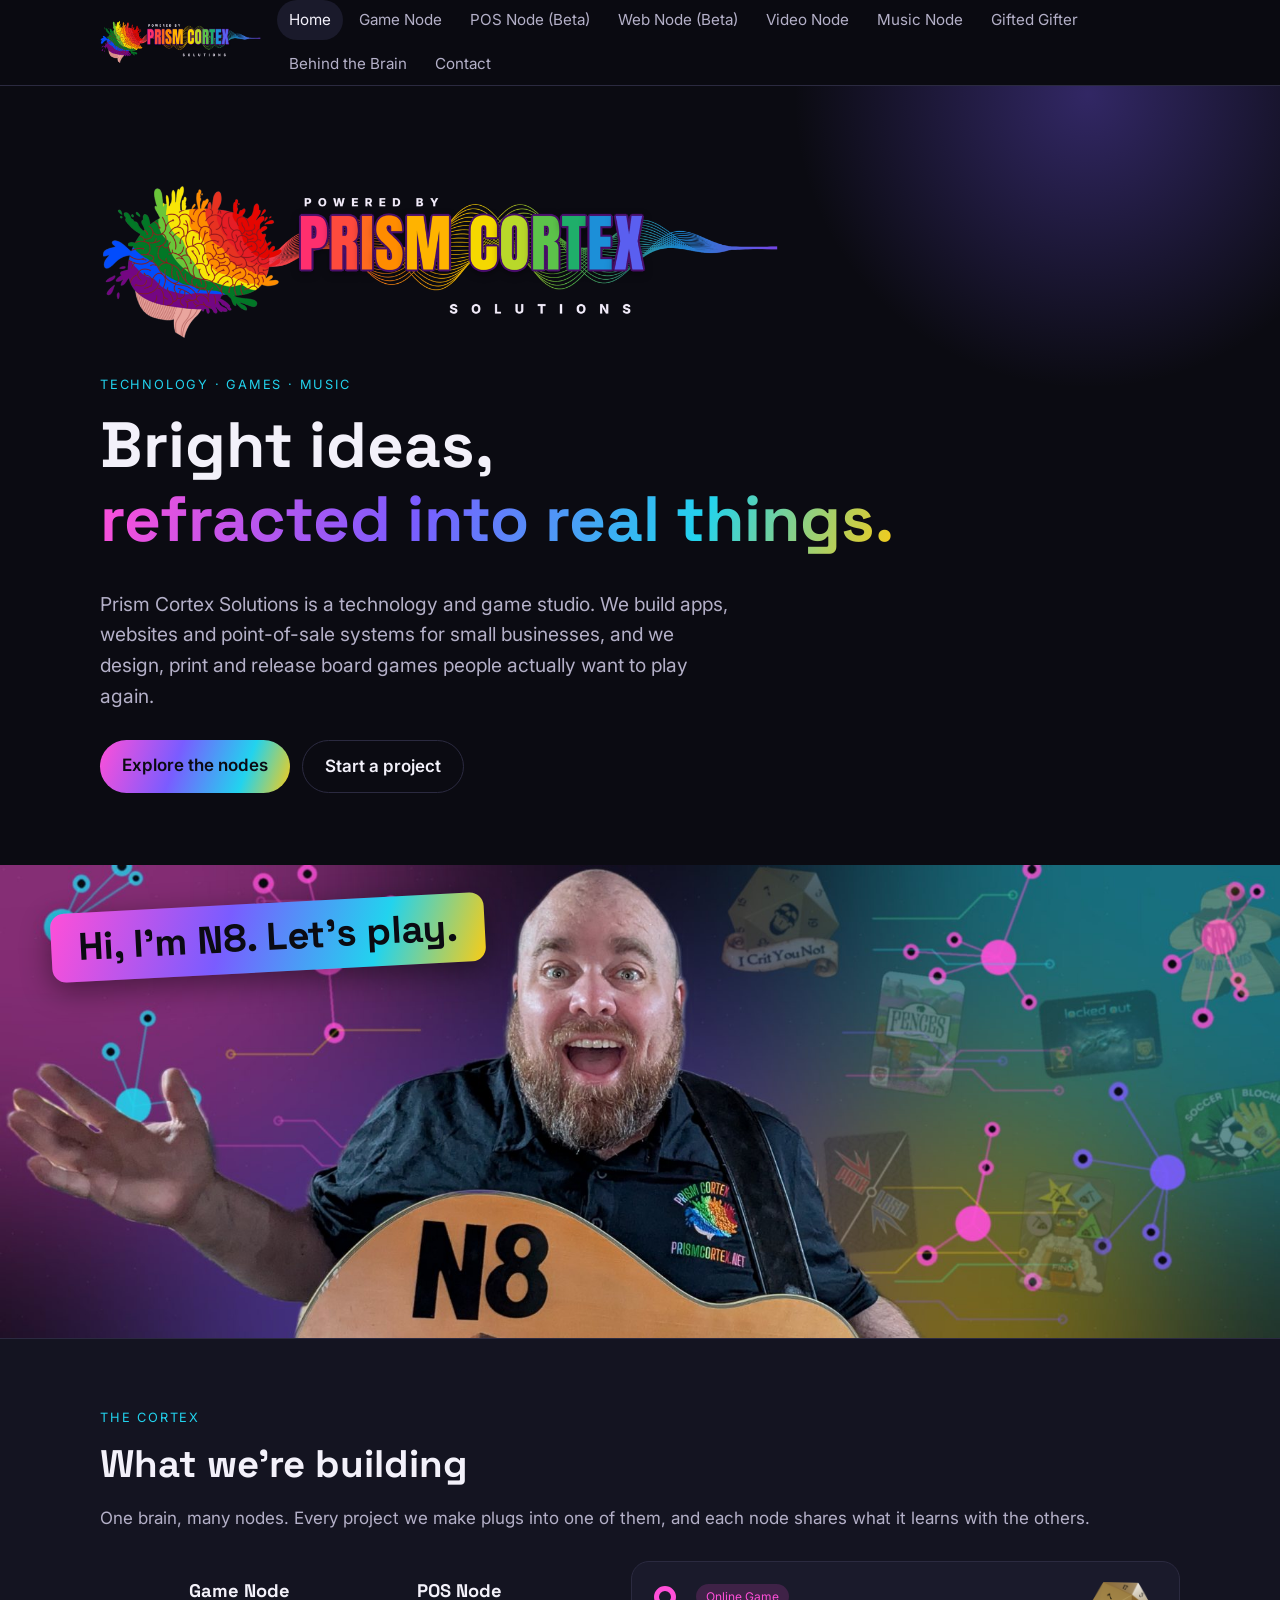
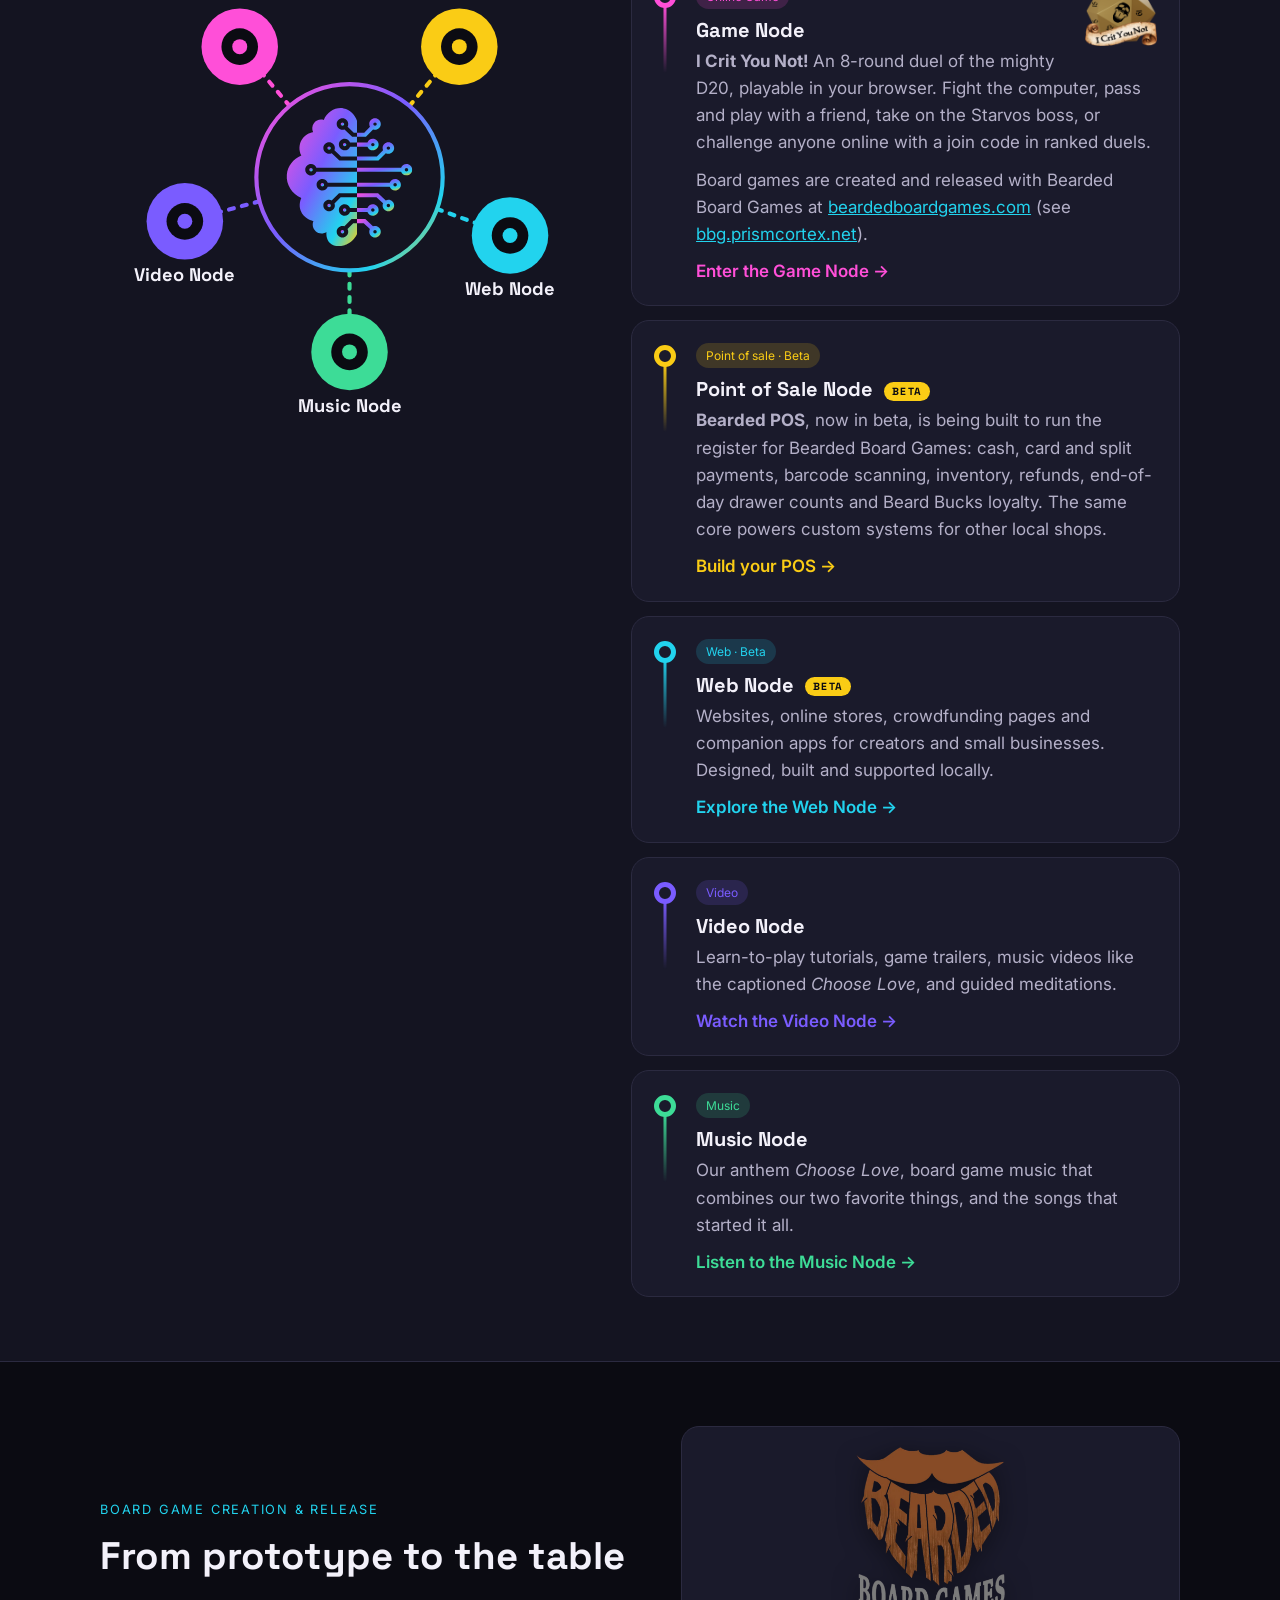
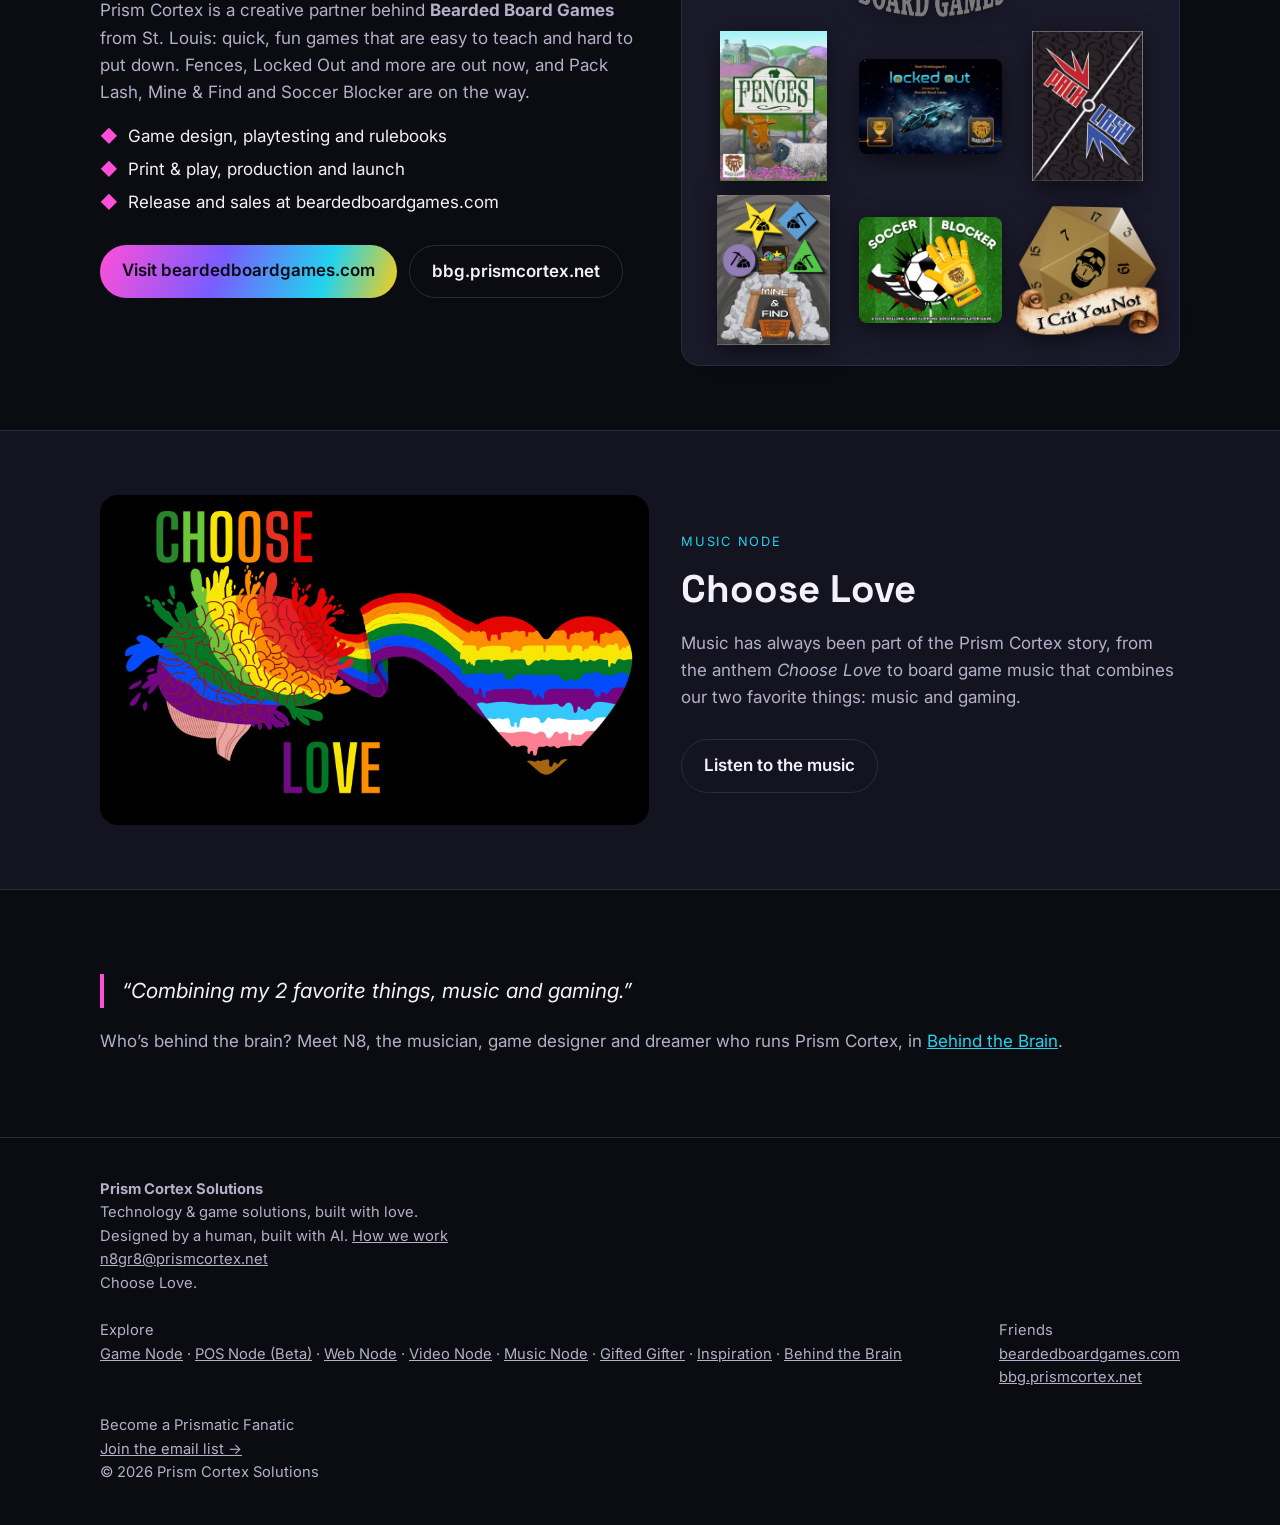
<file: site/index.html>
<!doctype html>
<html lang="en"><head>
<meta charset="utf-8"><meta name="viewport" content="width=device-width,initial-scale=1">
<title>Prism Cortex Solutions | Technology & Game Solutions</title>
<meta name="description" content="Prism Cortex Solutions builds apps, websites, point-of-sale systems and board games. Home of I Crit You Not!, Bearded POS, and Choose Love.">
<meta property="og:title" content="Prism Cortex Solutions | Technology & Game Solutions"><meta property="og:description" content="Prism Cortex Solutions builds apps, websites, point-of-sale systems and board games. Home of I Crit You Not!, Bearded POS, and Choose Love."><meta property="og:site_name" content="Prism Cortex Solutions">
<meta name="theme-color" content="#0b0b12">
<link rel="icon" href="favicon.ico" sizes="any"><link rel="icon" type="image/png" href="favicon.png"><link rel="apple-touch-icon" href="img/apple-touch-icon.png">
<link rel="preconnect" href="https://fonts.googleapis.com"><link rel="stylesheet" href="https://fonts.googleapis.com/css2?family=Inter:wght@400;600;700&family=Space+Grotesk:wght@600;700&display=swap">
<link rel="stylesheet" href="styles.css">

</head><body>
<svg width="0" height="0" style="position:absolute" aria-hidden="true"><defs>
<clipPath id="pcclip0">
<path clip-rule="nonzero" d="M 334 363 L 537.761719 363 L 537.761719 406 L 334 406 Z M 334 363 "/>
</clipPath>
<linearGradient id="pc-grad" x1="0" y1="0" x2="1" y2="1"><stop offset="0" stop-color="#ff4fd8"/><stop offset=".45" stop-color="#7a5cff"/><stop offset=".8" stop-color="#22d3ee"/><stop offset="1" stop-color="#facc15"/></linearGradient><symbol id="pc-brain" viewBox="70 150 475 525"><path fill-rule="nonzero" d="M 289.617188 526.511719 C 286.183594 526.511719 283.390625 529.300781 283.390625 532.730469 C 283.390625 536.164062 286.183594 538.953125 289.617188 538.953125 C 293.046875 538.953125 295.839844 536.164062 295.839844 532.730469 C 295.835938 529.300781 293.046875 526.511719 289.617188 526.511719 Z M 289.617188 526.511719 "/><path fill-rule="nonzero" d="M 232.566406 510.066406 C 229.132812 510.066406 226.34375 512.855469 226.34375 516.285156 C 226.34375 519.714844 229.132812 522.507812 232.566406 522.507812 C 236 522.507812 238.792969 519.714844 238.792969 516.285156 C 238.792969 512.855469 236 510.066406 232.566406 510.066406 Z M 232.566406 510.066406 "/><path fill-rule="nonzero" d="M 207.824219 433.6875 C 204.394531 433.6875 201.601562 436.480469 201.601562 439.90625 C 201.601562 443.335938 204.394531 446.128906 207.824219 446.128906 C 211.257812 446.128906 214.050781 443.335938 214.050781 439.90625 C 214.050781 436.480469 211.257812 433.6875 207.824219 433.6875 Z M 207.824219 433.6875 "/><path fill-rule="nonzero" d="M 166.183594 378.59375 C 162.75 378.59375 159.957031 381.386719 159.957031 384.816406 C 159.957031 388.246094 162.75 391.035156 166.183594 391.035156 C 169.613281 391.035156 172.40625 388.246094 172.40625 384.816406 C 172.40625 381.386719 169.613281 378.59375 166.183594 378.59375 Z M 166.183594 378.59375 "/><path fill-rule="nonzero" d="M 232.566406 299.320312 C 229.132812 299.320312 226.34375 302.113281 226.34375 305.542969 C 226.34375 308.972656 229.132812 311.765625 232.566406 311.765625 C 236 311.765625 238.792969 308.972656 238.792969 305.542969 C 238.792969 302.113281 236 299.320312 232.566406 299.320312 Z M 232.566406 299.320312 "/><path fill-rule="nonzero" d="M 289.617188 286.46875 C 286.183594 286.46875 283.390625 289.261719 283.390625 292.691406 C 283.390625 296.121094 286.183594 298.914062 289.617188 298.914062 C 293.046875 298.914062 295.839844 296.121094 295.839844 292.691406 C 295.835938 289.261719 293.046875 286.46875 289.617188 286.46875 Z M 289.617188 286.46875 "/><path fill-rule="nonzero" d="M 281.597656 211.148438 C 278.164062 211.148438 275.371094 213.9375 275.371094 217.367188 C 275.371094 220.800781 278.164062 223.589844 281.597656 223.589844 C 285.027344 223.589844 287.820312 220.800781 287.820312 217.367188 C 287.820312 213.9375 285.027344 211.148438 281.597656 211.148438 Z M 281.597656 211.148438 "/><path fill-rule="nonzero" d="M 281.597656 606.226562 C 278.164062 606.226562 275.371094 609.015625 275.371094 612.445312 C 275.371094 615.878906 278.164062 618.667969 281.597656 618.667969 C 285.027344 618.667969 287.820312 615.878906 287.820312 612.445312 C 287.820312 609.015625 285.027344 606.226562 281.597656 606.226562 Z M 281.597656 606.226562 "/><path fill-rule="nonzero" d="M 166.183594 405.9375 C 154.527344 405.9375 145.042969 396.464844 145.042969 384.816406 C 145.042969 373.167969 154.527344 363.6875 166.183594 363.6875 C 175.214844 363.6875 182.9375 369.378906 185.957031 377.359375 L 334.929688 377.359375 L 334.929688 350.84375 L 270.414062 350.84375 L 242.03125 324.425781 C 239.179688 325.859375 235.96875 326.664062 232.570312 326.664062 C 220.914062 326.664062 211.433594 317.191406 211.433594 305.542969 C 211.433594 293.894531 220.914062 284.414062 232.570312 284.414062 C 244.222656 284.414062 253.707031 293.890625 253.707031 305.542969 C 253.707031 308.347656 253.152344 311.027344 252.152344 313.480469 L 276.28125 335.9375 L 334.929688 335.9375 L 334.929688 300.140625 L 309.390625 300.140625 C 306.367188 308.125 298.644531 313.8125 289.613281 313.8125 C 277.960938 313.8125 268.472656 304.335938 268.472656 292.6875 C 268.472656 281.039062 277.957031 271.5625 289.613281 271.5625 C 298.644531 271.5625 306.367188 277.253906 309.390625 285.234375 L 334.929688 285.234375 L 334.929688 263.8125 L 317.261719 263.8125 L 289.070312 237.121094 C 286.746094 238.003906 284.226562 238.492188 281.59375 238.492188 C 269.941406 238.492188 260.457031 229.015625 260.457031 217.363281 C 260.457031 205.71875 269.941406 196.238281 281.59375 196.238281 C 293.25 196.238281 302.730469 205.714844 302.730469 217.363281 C 302.730469 220.917969 301.84375 224.269531 300.285156 227.210938 L 323.199219 248.90625 L 334.925781 248.90625 L 334.925781 204.90625 C 327.371094 181.660156 308.710938 164.105469 286.136719 159.753906 C 256.957031 154.125 225.636719 171.417969 212.953125 202.195312 C 199.359375 198.152344 184.816406 202.941406 176.8125 213.933594 C 169.855469 223.492188 168.84375 236.375 174.101562 247.347656 C 170.234375 247.929688 147.367188 251.75 133.441406 272.632812 C 121.679688 290.273438 120.730469 313.453125 130.734375 333.132812 C 100.820312 345.1875 80.078125 372.507812 77.429688 403.566406 C 74.371094 439.382812 95.882812 474.09375 130.734375 488.453125 C 128.773438 492.589844 120.011719 512.199219 128.027344 534.507812 C 139.328125 565.980469 173.308594 573.015625 175.007812 573.335938 C 169.570312 586.265625 172.890625 601.203125 183.140625 610.363281 C 194.011719 620.078125 210.425781 621.261719 222.890625 613.070312 C 222.488281 616.980469 220.570312 638.988281 235.539062 653.707031 C 256.824219 674.628906 291.851562 660.792969 296.078125 659.125 C 320.421875 649.507812 331.667969 628.769531 334.929688 622.113281 L 334.929688 580.90625 L 321.230469 580.90625 L 300.128906 602.296875 C 301.789062 605.308594 302.734375 608.769531 302.734375 612.449219 C 302.734375 624.097656 293.25 633.574219 281.597656 633.574219 C 269.941406 633.574219 260.460938 624.097656 260.460938 612.449219 C 260.460938 600.800781 269.941406 591.324219 281.597656 591.324219 C 284.117188 591.324219 286.53125 591.765625 288.773438 592.578125 L 314.996094 566.003906 L 334.929688 566.003906 L 334.929688 540.183594 L 309.390625 540.183594 C 306.371094 548.167969 298.648438 553.859375 289.617188 553.859375 C 277.960938 553.859375 268.476562 544.382812 268.476562 532.730469 C 268.476562 521.082031 277.960938 511.605469 289.617188 511.605469 C 298.648438 511.605469 306.371094 517.300781 309.390625 525.277344 L 334.929688 525.277344 L 334.929688 485.890625 L 274.988281 485.890625 L 252.167969 508.390625 C 253.15625 510.832031 253.707031 513.496094 253.707031 516.285156 C 253.707031 527.933594 244.222656 537.414062 232.570312 537.414062 C 220.914062 537.414062 211.433594 527.933594 211.433594 516.285156 C 211.433594 504.636719 220.914062 495.160156 232.570312 495.160156 C 235.984375 495.160156 239.207031 495.976562 242.0625 497.417969 L 268.867188 470.984375 L 334.929688 470.984375 L 334.929688 447.359375 L 227.601562 447.359375 C 224.582031 455.34375 216.855469 461.035156 207.824219 461.035156 C 196.171875 461.035156 186.6875 451.554688 186.6875 439.910156 C 186.6875 428.261719 196.171875 418.78125 207.824219 418.78125 C 216.855469 418.78125 224.582031 424.472656 227.601562 432.453125 L 334.929688 432.453125 L 334.929688 392.265625 L 185.957031 392.265625 C 182.9375 400.246094 175.214844 405.9375 166.183594 405.9375 Z M 166.183594 405.9375 "/><path fill-rule="nonzero" d="M 406.40625 485.890625 L 430.535156 508.347656 C 429.535156 510.796875 428.980469 513.476562 428.980469 516.285156 C 428.980469 527.933594 438.464844 537.414062 450.121094 537.414062 C 461.777344 537.414062 471.257812 527.933594 471.257812 516.285156 C 471.257812 504.636719 461.777344 495.160156 450.121094 495.160156 C 446.722656 495.160156 443.507812 495.972656 440.660156 497.402344 L 412.277344 470.984375 L 334.933594 470.984375 L 334.933594 485.886719 L 406.40625 485.886719 Z M 450.121094 510.066406 C 453.550781 510.066406 456.34375 512.855469 456.34375 516.285156 C 456.34375 519.714844 453.550781 522.507812 450.121094 522.507812 C 446.6875 522.507812 443.894531 519.714844 443.894531 516.285156 C 443.894531 512.855469 446.683594 510.066406 450.121094 510.066406 Z M 450.121094 510.066406 "/><path fill-rule="nonzero" d="M 413.816406 350.84375 L 440.625 324.40625 C 443.480469 325.851562 446.703125 326.664062 450.117188 326.664062 C 461.773438 326.664062 471.253906 317.191406 471.253906 305.542969 C 471.253906 293.894531 461.773438 284.414062 450.117188 284.414062 C 438.464844 284.414062 428.976562 293.890625 428.976562 305.542969 C 428.976562 308.332031 429.527344 310.992188 430.515625 313.4375 L 407.695312 335.9375 L 334.925781 335.9375 L 334.925781 350.839844 L 413.816406 350.839844 Z M 450.121094 299.320312 C 453.550781 299.320312 456.34375 302.113281 456.34375 305.542969 C 456.34375 308.972656 453.550781 311.765625 450.121094 311.765625 C 446.6875 311.765625 443.894531 308.972656 443.894531 305.542969 C 443.894531 302.113281 446.683594 299.320312 450.121094 299.320312 Z M 450.121094 299.320312 "/><path fill-rule="nonzero" d="M 373.296875 540.183594 C 376.320312 548.164062 384.042969 553.855469 393.074219 553.855469 C 404.726562 553.855469 414.214844 544.378906 414.214844 532.726562 C 414.214844 521.082031 404.730469 511.605469 393.074219 511.605469 C 384.042969 511.605469 376.320312 517.296875 373.296875 525.277344 L 334.929688 525.277344 L 334.929688 540.179688 L 373.296875 540.179688 Z M 393.074219 526.511719 C 396.503906 526.511719 399.300781 529.300781 399.300781 532.730469 C 399.300781 536.164062 396.503906 538.953125 393.074219 538.953125 C 389.640625 538.953125 386.847656 536.164062 386.847656 532.730469 C 386.84375 529.300781 389.640625 526.511719 393.074219 526.511719 Z M 393.074219 526.511719 "/><path fill-rule="nonzero" d="M 373.296875 300.140625 C 376.320312 308.125 384.042969 313.816406 393.074219 313.816406 C 404.726562 313.816406 414.214844 304.335938 414.214844 292.691406 C 414.214844 281.042969 404.730469 271.566406 393.074219 271.566406 C 384.042969 271.566406 376.320312 277.257812 373.296875 285.238281 L 334.929688 285.238281 L 334.929688 300.140625 Z M 393.074219 286.46875 C 396.503906 286.46875 399.300781 289.261719 399.300781 292.691406 C 399.300781 296.121094 396.503906 298.914062 393.074219 298.914062 C 389.640625 298.914062 386.847656 296.121094 386.847656 292.691406 C 386.84375 289.261719 389.640625 286.46875 393.074219 286.46875 Z M 393.074219 286.46875 "/><path fill-rule="nonzero" d="M 359.480469 580.90625 L 382.398438 602.601562 C 380.835938 605.542969 379.953125 608.890625 379.953125 612.445312 C 379.953125 624.09375 389.4375 633.574219 401.09375 633.574219 C 412.746094 633.574219 422.226562 624.09375 422.226562 612.445312 C 422.226562 600.796875 412.746094 591.324219 401.09375 591.324219 C 398.457031 591.324219 395.941406 591.808594 393.613281 592.6875 L 365.425781 566 L 334.933594 566 L 334.933594 580.902344 L 359.480469 580.902344 Z M 401.089844 606.226562 C 404.523438 606.226562 407.3125 609.015625 407.3125 612.445312 C 407.3125 615.878906 404.523438 618.667969 401.089844 618.667969 C 397.65625 618.667969 394.863281 615.878906 394.863281 612.445312 C 394.863281 609.015625 397.65625 606.226562 401.089844 606.226562 Z M 401.089844 606.226562 "/><path fill-rule="nonzero" d="M 367.691406 263.8125 L 393.914062 237.238281 C 396.15625 238.046875 398.570312 238.492188 401.089844 238.492188 C 412.746094 238.492188 422.226562 229.015625 422.226562 217.363281 C 422.226562 205.714844 412.746094 196.234375 401.089844 196.234375 C 389.4375 196.234375 379.949219 205.714844 379.949219 217.363281 C 379.949219 221.042969 380.898438 224.5 382.558594 227.515625 L 361.453125 248.90625 L 334.929688 248.90625 L 334.929688 263.808594 L 367.691406 263.808594 Z M 401.089844 211.148438 C 404.523438 211.148438 407.3125 213.9375 407.3125 217.367188 C 407.3125 220.800781 404.523438 223.589844 401.089844 223.589844 C 397.65625 223.589844 394.863281 220.800781 394.863281 217.367188 C 394.863281 213.9375 397.65625 211.148438 401.089844 211.148438 Z M 401.089844 211.148438 "/><path fill-rule="nonzero" d="M 455.085938 447.359375 C 458.105469 455.34375 465.828125 461.035156 474.859375 461.035156 C 486.515625 461.035156 495.996094 451.554688 495.996094 439.910156 C 495.996094 428.261719 486.515625 418.78125 474.859375 418.78125 C 465.828125 418.78125 458.105469 424.472656 455.085938 432.453125 L 334.929688 432.453125 L 334.929688 447.359375 Z M 474.859375 433.6875 C 478.292969 433.6875 481.085938 436.480469 481.085938 439.90625 C 481.085938 443.335938 478.292969 446.128906 474.859375 446.128906 C 471.429688 446.128906 468.636719 443.335938 468.636719 439.90625 C 468.636719 436.480469 471.429688 433.6875 474.859375 433.6875 Z M 474.859375 433.6875 "/><g clip-path="url(#pcclip0)">
<path fill-rule="nonzero" d="M 516.503906 363.6875 C 507.472656 363.6875 499.75 369.378906 496.726562 377.359375 L 334.929688 377.359375 L 334.929688 392.265625 L 496.726562 392.265625 C 499.75 400.246094 507.472656 405.9375 516.503906 405.9375 C 528.160156 405.9375 537.640625 396.460938 537.640625 384.8125 C 537.640625 373.164062 528.160156 363.6875 516.503906 363.6875 Z M 516.503906 391.035156 C 513.070312 391.035156 510.28125 388.246094 510.28125 384.816406 C 510.28125 381.386719 513.070312 378.59375 516.503906 378.59375 C 519.9375 378.59375 522.730469 381.386719 522.730469 384.816406 C 522.730469 388.246094 519.9375 391.035156 516.503906 391.035156 Z M 516.503906 391.035156 "/>
</g></symbol></defs></svg>
<header class="site"><div class="wrap">
<a class="logo" href="index.html"><img src="img/logo.png" alt="Prism Cortex Solutions" height="44" style="height:44px;width:auto"></a>
<button class="menu-btn" aria-label="Menu" onclick="document.querySelector('nav.main').classList.toggle('open')">☰</button>
<nav class="main"><a href="index.html" aria-current=page>Home</a><a href="games.html">Game Node</a><a href="pos.html">POS Node (Beta)</a><a href="solutions.html">Web Node (Beta)</a><a href="videos.html">Video Node</a><a href="music.html">Music Node</a><a href="gifted-gifter.html">Gifted Gifter</a><a href="behind-the-brain.html">Behind the Brain</a><a href="contact.html">Contact</a></nav>
</div></header>
<main>

<section class="hero"><div class="wrap">
<img src="img/logo.png" alt="Powered by Prism Cortex Solutions" style="width:min(680px,100%);margin-bottom:28px">
<span class="eyebrow">Technology · Games · Music</span>
<h1>Bright ideas,<br><span class="grad">refracted into real things.</span></h1>
<p class="lead">Prism Cortex Solutions is a technology and game studio. We build apps, websites and point-of-sale systems for small businesses, and we design, print and release board games people actually want to play again.</p>
<div class="btns"><a class="btn primary" href="#nodes">Explore the nodes</a><a class="btn" href="contact.html">Start a project</a></div>
</div></section>
<section class="banner"><div class="banner-photo"><img src="img/n8-banner.jpg" alt="N8 grinning with his N8 guitar, waving, in front of glowing Cortex nodes and faint game art from I Crit You Not! and Bearded Board Games"><span class="hi">Hi, I&rsquo;m N8. Let&rsquo;s play.</span></div></section>
<section class="alt nodes" id="nodes"><div class="wrap">
<span class="eyebrow">The Cortex</span>
<h2>What we're building</h2>
<p class="muted">One brain, many nodes. Every project we make plugs into one of them, and each node shares what it learns with the others.</p>
<div class="nodes-grid">
<div class="graph"><svg class="nodegraph" viewBox="0 -10 600 560" role="img" aria-label="The Cortex connected to five nodes: Game, Point of Sale, Web, Video and Music"><line class="spoke" data-node="game" x1="300" y1="250" x2="168" y2="93" stroke="#ff4fd8" stroke-width="5" stroke-linecap="round"/><line class="spoke" data-node="pos" x1="300" y1="250" x2="432" y2="93" stroke="#facc15" stroke-width="5" stroke-linecap="round"/><line class="spoke" data-node="web" x1="300" y1="250" x2="493" y2="320" stroke="#22d3ee" stroke-width="5" stroke-linecap="round"/><line class="spoke" data-node="video" x1="300" y1="250" x2="102" y2="303" stroke="#7a5cff" stroke-width="5" stroke-linecap="round"/><line class="spoke" data-node="music" x1="300" y1="250" x2="300" y2="460" stroke="#3ddc97" stroke-width="5" stroke-linecap="round"/><circle cx="300" cy="250" r="112" fill="var(--bg2)" stroke="url(#pc-grad)" stroke-width="5"/><use href="#pc-brain" x="222" y="164" width="156" height="172" fill="url(#pc-grad)"/><a href="games.html" class="sat" data-node="game"><circle cx="168" cy="93" r="46" fill="#ff4fd8"/><circle cx="168" cy="93" r="22" fill="var(--bg)"/><circle cx="168" cy="93" r="9" fill="#ff4fd8"/><text x="168" y="33" text-anchor="middle" fill="var(--ink)" font-family="Space Grotesk, Inter, sans-serif" font-weight="700" font-size="22">Game Node</text></a><a href="pos.html" class="sat" data-node="pos"><circle cx="432" cy="93" r="46" fill="#facc15"/><circle cx="432" cy="93" r="22" fill="var(--bg)"/><circle cx="432" cy="93" r="9" fill="#facc15"/><text x="432" y="33" text-anchor="middle" fill="var(--ink)" font-family="Space Grotesk, Inter, sans-serif" font-weight="700" font-size="22">POS Node</text></a><a href="solutions.html" class="sat" data-node="web"><circle cx="493" cy="320" r="46" fill="#22d3ee"/><circle cx="493" cy="320" r="22" fill="var(--bg)"/><circle cx="493" cy="320" r="9" fill="#22d3ee"/><text x="493" y="392" text-anchor="middle" fill="var(--ink)" font-family="Space Grotesk, Inter, sans-serif" font-weight="700" font-size="22">Web Node</text></a><a href="videos.html" class="sat" data-node="video"><circle cx="102" cy="303" r="46" fill="#7a5cff"/><circle cx="102" cy="303" r="22" fill="var(--bg)"/><circle cx="102" cy="303" r="9" fill="#7a5cff"/><text x="102" y="375" text-anchor="middle" fill="var(--ink)" font-family="Space Grotesk, Inter, sans-serif" font-weight="700" font-size="22">Video Node</text></a><a href="music.html" class="sat" data-node="music"><circle cx="300" cy="460" r="46" fill="#3ddc97"/><circle cx="300" cy="460" r="22" fill="var(--bg)"/><circle cx="300" cy="460" r="9" fill="#3ddc97"/><text x="300" y="532" text-anchor="middle" fill="var(--ink)" font-family="Space Grotesk, Inter, sans-serif" font-weight="700" font-size="22">Music Node</text></a></svg></div>
<div class="node-list">
 <article class="node" data-node="game" style="--c:#ff4fd8"><span class="term"></span><div><img class="node-logo" src="img/icyn-logo.png" alt="I Crit You Not! logo"><span class="tag">Online Game</span><h3>Game Node</h3>
  <p><strong>I Crit You Not!</strong> An 8-round duel of the mighty D20, playable in your browser. Fight the computer, pass and play with a friend, take on the Starvos boss, or challenge anyone online with a join code in ranked duels.</p>
  <p>Board games are created and released with Bearded Board Games at <a href="https://beardedboardgames.com">beardedboardgames.com</a> (see <a href="https://bbg.prismcortex.net">bbg.prismcortex.net</a>).</p>
  <a class="more" href="games.html">Enter the Game Node →</a></div></article>
 <article class="node" data-node="pos" style="--c:#facc15"><span class="term"></span><div><span class="tag">Point of sale · Beta</span><h3>Point of Sale Node <span class="beta">BETA</span></h3>
  <p><strong>Bearded POS</strong>, now in beta, is being built to run the register for Bearded Board Games: cash, card and split payments, barcode scanning, inventory, refunds, end-of-day drawer counts and Beard Bucks loyalty. The same core powers custom systems for other local shops.</p>
  <a class="more" href="pos.html">Build your POS →</a></div></article>
 <article class="node" data-node="web" style="--c:#22d3ee"><span class="term"></span><div><span class="tag">Web · Beta</span><h3>Web Node <span class="beta">BETA</span></h3>
  <p>Websites, online stores, crowdfunding pages and companion apps for creators and small businesses. Designed, built and supported locally.</p>
  <a class="more" href="solutions.html">Explore the Web Node →</a></div></article>
 <article class="node" data-node="video" style="--c:#7a5cff"><span class="term"></span><div><span class="tag">Video</span><h3>Video Node</h3>
  <p>Learn-to-play tutorials, game trailers, music videos like the captioned <em>Choose Love</em>, and guided meditations.</p>
  <a class="more" href="videos.html">Watch the Video Node →</a></div></article>
 <article class="node" data-node="music" style="--c:#3ddc97"><span class="term"></span><div><span class="tag">Music</span><h3>Music Node</h3>
  <p>Our anthem <em>Choose Love</em>, board game music that combines our two favorite things, and the songs that started it all.</p>
  <a class="more" href="music.html">Listen to the Music Node →</a></div></article>
</div></div>
</div></section>

<section><div class="wrap feature">
<div>
<span class="eyebrow">Board game creation &amp; release</span>
<h2>From prototype to the table</h2>
<p class="muted">Prism Cortex is a creative partner behind <strong>Bearded Board Games</strong> from St. Louis: quick, fun games that are easy to teach and hard to put down. Fences, Locked Out and more are out now, and Pack Lash, Mine &amp; Find and Soccer Blocker are on the way.</p>
<ul class="ticks"><li>Game design, playtesting and rulebooks</li><li>Print &amp; play, production and launch</li><li>Release and sales at beardedboardgames.com</li></ul>
<div class="btns"><a class="btn primary" href="https://beardedboardgames.com">Visit beardedboardgames.com</a><a class="btn" href="https://bbg.prismcortex.net">bbg.prismcortex.net</a></div>
</div>
<div class="logo-wall"><img class="bbg" src="img/bbg-logo.png" alt="Bearded Board Games logo"><img src="img/game-fences.jpg" alt="Fences cover" loading="lazy"><img src="img/game-locked-out.jpg" alt="Locked Out cover" loading="lazy"><img src="img/game-pack-lash.jpg" alt="Pack Lash cover" loading="lazy"><img src="img/game-mine-find.jpg" alt="Mine &amp; Find cover" loading="lazy"><img src="img/game-soccer-blocker.jpg" alt="Soccer Blocker cover" loading="lazy"><img src="img/icyn-logo.png" alt="I Crit You Not! cover" loading="lazy"></div>
</div></section>

<section class="alt"><div class="wrap feature">
<div><img src="img/choose-love.jpg" alt="Choose Love: a rainbow brain flowing into a rainbow heart" style="border-radius:var(--r)"></div>
<div>
<span class="eyebrow">Music Node</span>
<h2>Choose Love</h2>
<p class="muted">Music has always been part of the Prism Cortex story, from the anthem <em>Choose Love</em> to board game music that combines our two favorite things: music and gaming.</p>
<div class="btns"><a class="btn" href="music.html">Listen to the music</a></div>
</div>
</div></section>

<section><div class="wrap">
<p class="quote">“Combining my 2 favorite things, music and gaming.”</p>
<p class="muted">Who&rsquo;s behind the brain? Meet N8, the musician, game designer and dreamer who runs Prism Cortex, in <a href="behind-the-brain.html">Behind the Brain</a>.</p>
</div></section>

</main>
<footer class="site"><div class="wrap">
<div><strong>Prism Cortex Solutions</strong><br>Technology &amp; game solutions, built with love.<br>Designed by a human, built with AI. <a href="solutions.html#ai">How we work</a><br><a href="mailto:n8gr8@prismcortex.net">n8gr8@prismcortex.net</a><br>Choose Love.</div>
<div>Explore<br><a href="games.html">Game Node</a> · <a href="pos.html">POS Node (Beta)</a> · <a href="solutions.html">Web Node</a> · <a href="videos.html">Video Node</a> · <a href="music.html">Music Node</a> · <a href="gifted-gifter.html">Gifted Gifter</a> · <a href="inspiration.html">Inspiration</a> · <a href="behind-the-brain.html">Behind the Brain</a></div>
<div>Friends<br><a href="https://beardedboardgames.com">beardedboardgames.com</a><br><a href="https://bbg.prismcortex.net">bbg.prismcortex.net</a></div>
<div>Become a Prismatic Fanatic<br><a href="contact.html">Join the email list →</a><br>© 2026 Prism Cortex Solutions</div>
</div></footer>
<script>(function(){var g=document.querySelector('.nodegraph');if(!g)return;function on(k){g.classList.add('focus');document.querySelectorAll('[data-node="'+k+'"]').forEach(function(e){e.classList.add('on')})}function off(){g.classList.remove('focus');document.querySelectorAll('[data-node].on').forEach(function(e){e.classList.remove('on')})}document.querySelectorAll('[data-node]').forEach(function(e){e.addEventListener('mouseenter',function(){on(e.dataset.node)});e.addEventListener('mouseleave',off)})})();</script>
</body></html>
</file>
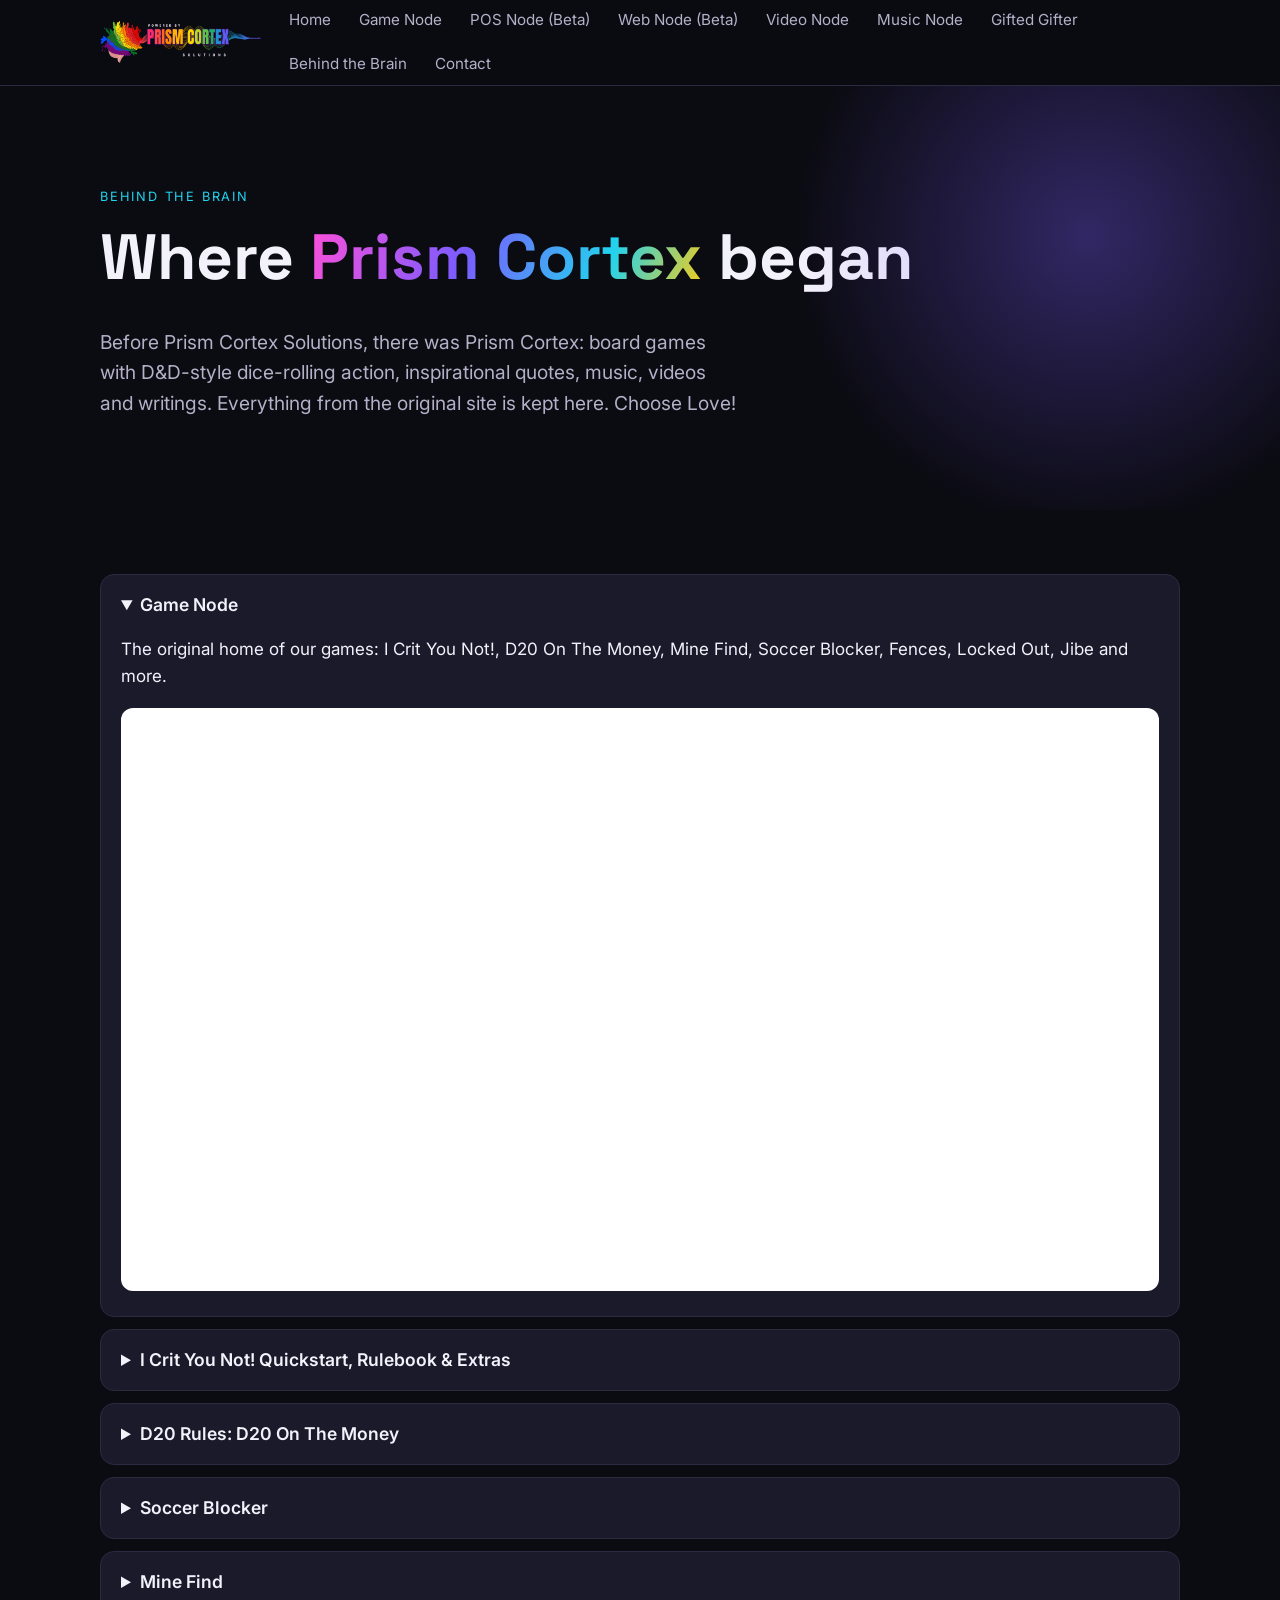
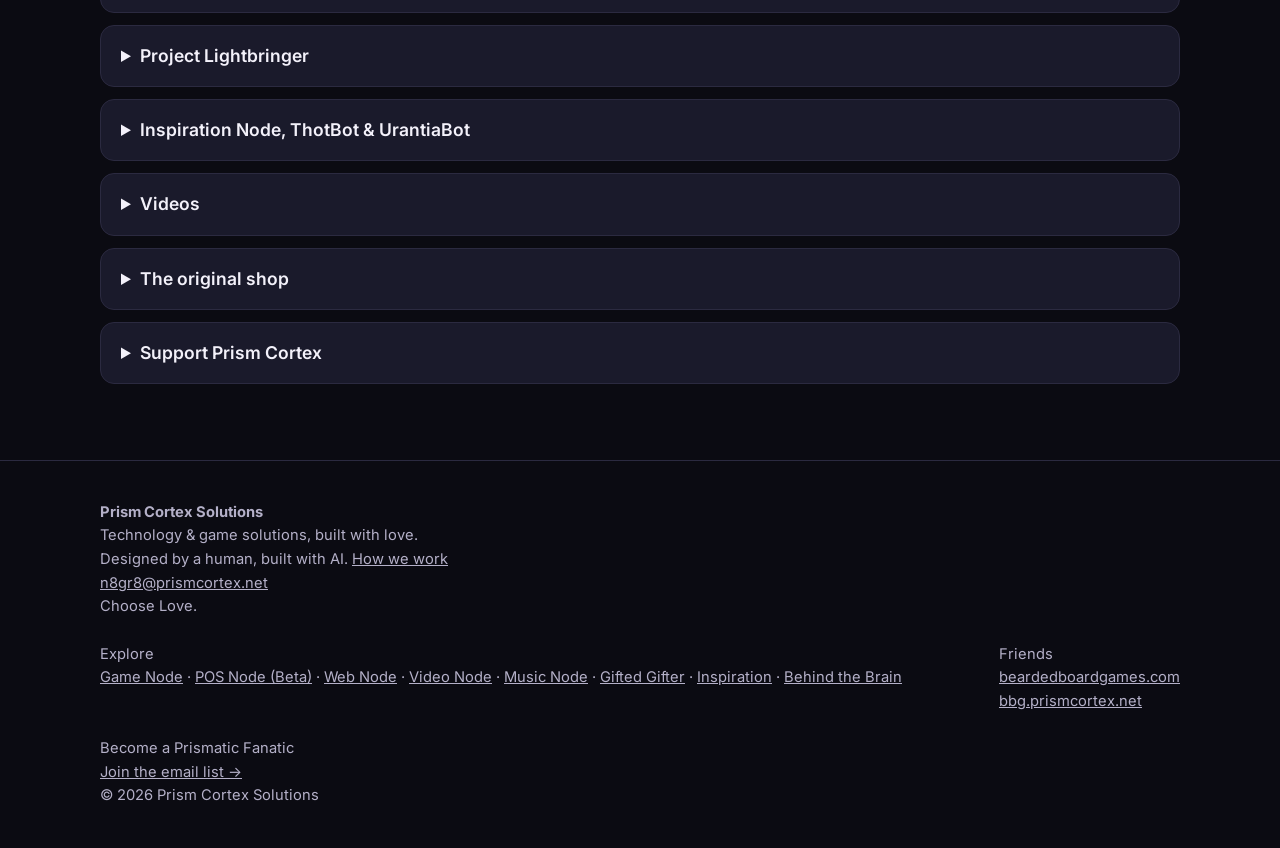
<file: site/archive.html>
<!doctype html>
<html lang="en"><head>
<meta charset="utf-8"><meta name="viewport" content="width=device-width,initial-scale=1">
<title>Behind the Brain Archive | Prism Cortex Solutions</title>
<meta name="description" content="The original Prism Cortex: board games with dice-rolling action, Project Lightbringer stories, inspiration, meditations, videos and merch.">
<meta property="og:title" content="Behind the Brain Archive | Prism Cortex Solutions"><meta property="og:description" content="The original Prism Cortex: board games with dice-rolling action, Project Lightbringer stories, inspiration, meditations, videos and merch."><meta property="og:site_name" content="Prism Cortex Solutions">
<meta name="theme-color" content="#0b0b12">
<link rel="icon" href="favicon.ico" sizes="any"><link rel="icon" type="image/png" href="favicon.png"><link rel="apple-touch-icon" href="img/apple-touch-icon.png">
<link rel="preconnect" href="https://fonts.googleapis.com"><link rel="stylesheet" href="https://fonts.googleapis.com/css2?family=Inter:wght@400;600;700&family=Space+Grotesk:wght@600;700&display=swap">
<link rel="stylesheet" href="styles.css">
<meta name="robots" content="noindex">
</head><body>
<svg width="0" height="0" style="position:absolute" aria-hidden="true"><defs>
<clipPath id="pcclip0">
<path clip-rule="nonzero" d="M 334 363 L 537.761719 363 L 537.761719 406 L 334 406 Z M 334 363 "/>
</clipPath>
<linearGradient id="pc-grad" x1="0" y1="0" x2="1" y2="1"><stop offset="0" stop-color="#ff4fd8"/><stop offset=".45" stop-color="#7a5cff"/><stop offset=".8" stop-color="#22d3ee"/><stop offset="1" stop-color="#facc15"/></linearGradient><symbol id="pc-brain" viewBox="70 150 475 525"><path fill-rule="nonzero" d="M 289.617188 526.511719 C 286.183594 526.511719 283.390625 529.300781 283.390625 532.730469 C 283.390625 536.164062 286.183594 538.953125 289.617188 538.953125 C 293.046875 538.953125 295.839844 536.164062 295.839844 532.730469 C 295.835938 529.300781 293.046875 526.511719 289.617188 526.511719 Z M 289.617188 526.511719 "/><path fill-rule="nonzero" d="M 232.566406 510.066406 C 229.132812 510.066406 226.34375 512.855469 226.34375 516.285156 C 226.34375 519.714844 229.132812 522.507812 232.566406 522.507812 C 236 522.507812 238.792969 519.714844 238.792969 516.285156 C 238.792969 512.855469 236 510.066406 232.566406 510.066406 Z M 232.566406 510.066406 "/><path fill-rule="nonzero" d="M 207.824219 433.6875 C 204.394531 433.6875 201.601562 436.480469 201.601562 439.90625 C 201.601562 443.335938 204.394531 446.128906 207.824219 446.128906 C 211.257812 446.128906 214.050781 443.335938 214.050781 439.90625 C 214.050781 436.480469 211.257812 433.6875 207.824219 433.6875 Z M 207.824219 433.6875 "/><path fill-rule="nonzero" d="M 166.183594 378.59375 C 162.75 378.59375 159.957031 381.386719 159.957031 384.816406 C 159.957031 388.246094 162.75 391.035156 166.183594 391.035156 C 169.613281 391.035156 172.40625 388.246094 172.40625 384.816406 C 172.40625 381.386719 169.613281 378.59375 166.183594 378.59375 Z M 166.183594 378.59375 "/><path fill-rule="nonzero" d="M 232.566406 299.320312 C 229.132812 299.320312 226.34375 302.113281 226.34375 305.542969 C 226.34375 308.972656 229.132812 311.765625 232.566406 311.765625 C 236 311.765625 238.792969 308.972656 238.792969 305.542969 C 238.792969 302.113281 236 299.320312 232.566406 299.320312 Z M 232.566406 299.320312 "/><path fill-rule="nonzero" d="M 289.617188 286.46875 C 286.183594 286.46875 283.390625 289.261719 283.390625 292.691406 C 283.390625 296.121094 286.183594 298.914062 289.617188 298.914062 C 293.046875 298.914062 295.839844 296.121094 295.839844 292.691406 C 295.835938 289.261719 293.046875 286.46875 289.617188 286.46875 Z M 289.617188 286.46875 "/><path fill-rule="nonzero" d="M 281.597656 211.148438 C 278.164062 211.148438 275.371094 213.9375 275.371094 217.367188 C 275.371094 220.800781 278.164062 223.589844 281.597656 223.589844 C 285.027344 223.589844 287.820312 220.800781 287.820312 217.367188 C 287.820312 213.9375 285.027344 211.148438 281.597656 211.148438 Z M 281.597656 211.148438 "/><path fill-rule="nonzero" d="M 281.597656 606.226562 C 278.164062 606.226562 275.371094 609.015625 275.371094 612.445312 C 275.371094 615.878906 278.164062 618.667969 281.597656 618.667969 C 285.027344 618.667969 287.820312 615.878906 287.820312 612.445312 C 287.820312 609.015625 285.027344 606.226562 281.597656 606.226562 Z M 281.597656 606.226562 "/><path fill-rule="nonzero" d="M 166.183594 405.9375 C 154.527344 405.9375 145.042969 396.464844 145.042969 384.816406 C 145.042969 373.167969 154.527344 363.6875 166.183594 363.6875 C 175.214844 363.6875 182.9375 369.378906 185.957031 377.359375 L 334.929688 377.359375 L 334.929688 350.84375 L 270.414062 350.84375 L 242.03125 324.425781 C 239.179688 325.859375 235.96875 326.664062 232.570312 326.664062 C 220.914062 326.664062 211.433594 317.191406 211.433594 305.542969 C 211.433594 293.894531 220.914062 284.414062 232.570312 284.414062 C 244.222656 284.414062 253.707031 293.890625 253.707031 305.542969 C 253.707031 308.347656 253.152344 311.027344 252.152344 313.480469 L 276.28125 335.9375 L 334.929688 335.9375 L 334.929688 300.140625 L 309.390625 300.140625 C 306.367188 308.125 298.644531 313.8125 289.613281 313.8125 C 277.960938 313.8125 268.472656 304.335938 268.472656 292.6875 C 268.472656 281.039062 277.957031 271.5625 289.613281 271.5625 C 298.644531 271.5625 306.367188 277.253906 309.390625 285.234375 L 334.929688 285.234375 L 334.929688 263.8125 L 317.261719 263.8125 L 289.070312 237.121094 C 286.746094 238.003906 284.226562 238.492188 281.59375 238.492188 C 269.941406 238.492188 260.457031 229.015625 260.457031 217.363281 C 260.457031 205.71875 269.941406 196.238281 281.59375 196.238281 C 293.25 196.238281 302.730469 205.714844 302.730469 217.363281 C 302.730469 220.917969 301.84375 224.269531 300.285156 227.210938 L 323.199219 248.90625 L 334.925781 248.90625 L 334.925781 204.90625 C 327.371094 181.660156 308.710938 164.105469 286.136719 159.753906 C 256.957031 154.125 225.636719 171.417969 212.953125 202.195312 C 199.359375 198.152344 184.816406 202.941406 176.8125 213.933594 C 169.855469 223.492188 168.84375 236.375 174.101562 247.347656 C 170.234375 247.929688 147.367188 251.75 133.441406 272.632812 C 121.679688 290.273438 120.730469 313.453125 130.734375 333.132812 C 100.820312 345.1875 80.078125 372.507812 77.429688 403.566406 C 74.371094 439.382812 95.882812 474.09375 130.734375 488.453125 C 128.773438 492.589844 120.011719 512.199219 128.027344 534.507812 C 139.328125 565.980469 173.308594 573.015625 175.007812 573.335938 C 169.570312 586.265625 172.890625 601.203125 183.140625 610.363281 C 194.011719 620.078125 210.425781 621.261719 222.890625 613.070312 C 222.488281 616.980469 220.570312 638.988281 235.539062 653.707031 C 256.824219 674.628906 291.851562 660.792969 296.078125 659.125 C 320.421875 649.507812 331.667969 628.769531 334.929688 622.113281 L 334.929688 580.90625 L 321.230469 580.90625 L 300.128906 602.296875 C 301.789062 605.308594 302.734375 608.769531 302.734375 612.449219 C 302.734375 624.097656 293.25 633.574219 281.597656 633.574219 C 269.941406 633.574219 260.460938 624.097656 260.460938 612.449219 C 260.460938 600.800781 269.941406 591.324219 281.597656 591.324219 C 284.117188 591.324219 286.53125 591.765625 288.773438 592.578125 L 314.996094 566.003906 L 334.929688 566.003906 L 334.929688 540.183594 L 309.390625 540.183594 C 306.371094 548.167969 298.648438 553.859375 289.617188 553.859375 C 277.960938 553.859375 268.476562 544.382812 268.476562 532.730469 C 268.476562 521.082031 277.960938 511.605469 289.617188 511.605469 C 298.648438 511.605469 306.371094 517.300781 309.390625 525.277344 L 334.929688 525.277344 L 334.929688 485.890625 L 274.988281 485.890625 L 252.167969 508.390625 C 253.15625 510.832031 253.707031 513.496094 253.707031 516.285156 C 253.707031 527.933594 244.222656 537.414062 232.570312 537.414062 C 220.914062 537.414062 211.433594 527.933594 211.433594 516.285156 C 211.433594 504.636719 220.914062 495.160156 232.570312 495.160156 C 235.984375 495.160156 239.207031 495.976562 242.0625 497.417969 L 268.867188 470.984375 L 334.929688 470.984375 L 334.929688 447.359375 L 227.601562 447.359375 C 224.582031 455.34375 216.855469 461.035156 207.824219 461.035156 C 196.171875 461.035156 186.6875 451.554688 186.6875 439.910156 C 186.6875 428.261719 196.171875 418.78125 207.824219 418.78125 C 216.855469 418.78125 224.582031 424.472656 227.601562 432.453125 L 334.929688 432.453125 L 334.929688 392.265625 L 185.957031 392.265625 C 182.9375 400.246094 175.214844 405.9375 166.183594 405.9375 Z M 166.183594 405.9375 "/><path fill-rule="nonzero" d="M 406.40625 485.890625 L 430.535156 508.347656 C 429.535156 510.796875 428.980469 513.476562 428.980469 516.285156 C 428.980469 527.933594 438.464844 537.414062 450.121094 537.414062 C 461.777344 537.414062 471.257812 527.933594 471.257812 516.285156 C 471.257812 504.636719 461.777344 495.160156 450.121094 495.160156 C 446.722656 495.160156 443.507812 495.972656 440.660156 497.402344 L 412.277344 470.984375 L 334.933594 470.984375 L 334.933594 485.886719 L 406.40625 485.886719 Z M 450.121094 510.066406 C 453.550781 510.066406 456.34375 512.855469 456.34375 516.285156 C 456.34375 519.714844 453.550781 522.507812 450.121094 522.507812 C 446.6875 522.507812 443.894531 519.714844 443.894531 516.285156 C 443.894531 512.855469 446.683594 510.066406 450.121094 510.066406 Z M 450.121094 510.066406 "/><path fill-rule="nonzero" d="M 413.816406 350.84375 L 440.625 324.40625 C 443.480469 325.851562 446.703125 326.664062 450.117188 326.664062 C 461.773438 326.664062 471.253906 317.191406 471.253906 305.542969 C 471.253906 293.894531 461.773438 284.414062 450.117188 284.414062 C 438.464844 284.414062 428.976562 293.890625 428.976562 305.542969 C 428.976562 308.332031 429.527344 310.992188 430.515625 313.4375 L 407.695312 335.9375 L 334.925781 335.9375 L 334.925781 350.839844 L 413.816406 350.839844 Z M 450.121094 299.320312 C 453.550781 299.320312 456.34375 302.113281 456.34375 305.542969 C 456.34375 308.972656 453.550781 311.765625 450.121094 311.765625 C 446.6875 311.765625 443.894531 308.972656 443.894531 305.542969 C 443.894531 302.113281 446.683594 299.320312 450.121094 299.320312 Z M 450.121094 299.320312 "/><path fill-rule="nonzero" d="M 373.296875 540.183594 C 376.320312 548.164062 384.042969 553.855469 393.074219 553.855469 C 404.726562 553.855469 414.214844 544.378906 414.214844 532.726562 C 414.214844 521.082031 404.730469 511.605469 393.074219 511.605469 C 384.042969 511.605469 376.320312 517.296875 373.296875 525.277344 L 334.929688 525.277344 L 334.929688 540.179688 L 373.296875 540.179688 Z M 393.074219 526.511719 C 396.503906 526.511719 399.300781 529.300781 399.300781 532.730469 C 399.300781 536.164062 396.503906 538.953125 393.074219 538.953125 C 389.640625 538.953125 386.847656 536.164062 386.847656 532.730469 C 386.84375 529.300781 389.640625 526.511719 393.074219 526.511719 Z M 393.074219 526.511719 "/><path fill-rule="nonzero" d="M 373.296875 300.140625 C 376.320312 308.125 384.042969 313.816406 393.074219 313.816406 C 404.726562 313.816406 414.214844 304.335938 414.214844 292.691406 C 414.214844 281.042969 404.730469 271.566406 393.074219 271.566406 C 384.042969 271.566406 376.320312 277.257812 373.296875 285.238281 L 334.929688 285.238281 L 334.929688 300.140625 Z M 393.074219 286.46875 C 396.503906 286.46875 399.300781 289.261719 399.300781 292.691406 C 399.300781 296.121094 396.503906 298.914062 393.074219 298.914062 C 389.640625 298.914062 386.847656 296.121094 386.847656 292.691406 C 386.84375 289.261719 389.640625 286.46875 393.074219 286.46875 Z M 393.074219 286.46875 "/><path fill-rule="nonzero" d="M 359.480469 580.90625 L 382.398438 602.601562 C 380.835938 605.542969 379.953125 608.890625 379.953125 612.445312 C 379.953125 624.09375 389.4375 633.574219 401.09375 633.574219 C 412.746094 633.574219 422.226562 624.09375 422.226562 612.445312 C 422.226562 600.796875 412.746094 591.324219 401.09375 591.324219 C 398.457031 591.324219 395.941406 591.808594 393.613281 592.6875 L 365.425781 566 L 334.933594 566 L 334.933594 580.902344 L 359.480469 580.902344 Z M 401.089844 606.226562 C 404.523438 606.226562 407.3125 609.015625 407.3125 612.445312 C 407.3125 615.878906 404.523438 618.667969 401.089844 618.667969 C 397.65625 618.667969 394.863281 615.878906 394.863281 612.445312 C 394.863281 609.015625 397.65625 606.226562 401.089844 606.226562 Z M 401.089844 606.226562 "/><path fill-rule="nonzero" d="M 367.691406 263.8125 L 393.914062 237.238281 C 396.15625 238.046875 398.570312 238.492188 401.089844 238.492188 C 412.746094 238.492188 422.226562 229.015625 422.226562 217.363281 C 422.226562 205.714844 412.746094 196.234375 401.089844 196.234375 C 389.4375 196.234375 379.949219 205.714844 379.949219 217.363281 C 379.949219 221.042969 380.898438 224.5 382.558594 227.515625 L 361.453125 248.90625 L 334.929688 248.90625 L 334.929688 263.808594 L 367.691406 263.808594 Z M 401.089844 211.148438 C 404.523438 211.148438 407.3125 213.9375 407.3125 217.367188 C 407.3125 220.800781 404.523438 223.589844 401.089844 223.589844 C 397.65625 223.589844 394.863281 220.800781 394.863281 217.367188 C 394.863281 213.9375 397.65625 211.148438 401.089844 211.148438 Z M 401.089844 211.148438 "/><path fill-rule="nonzero" d="M 455.085938 447.359375 C 458.105469 455.34375 465.828125 461.035156 474.859375 461.035156 C 486.515625 461.035156 495.996094 451.554688 495.996094 439.910156 C 495.996094 428.261719 486.515625 418.78125 474.859375 418.78125 C 465.828125 418.78125 458.105469 424.472656 455.085938 432.453125 L 334.929688 432.453125 L 334.929688 447.359375 Z M 474.859375 433.6875 C 478.292969 433.6875 481.085938 436.480469 481.085938 439.90625 C 481.085938 443.335938 478.292969 446.128906 474.859375 446.128906 C 471.429688 446.128906 468.636719 443.335938 468.636719 439.90625 C 468.636719 436.480469 471.429688 433.6875 474.859375 433.6875 Z M 474.859375 433.6875 "/><g clip-path="url(#pcclip0)">
<path fill-rule="nonzero" d="M 516.503906 363.6875 C 507.472656 363.6875 499.75 369.378906 496.726562 377.359375 L 334.929688 377.359375 L 334.929688 392.265625 L 496.726562 392.265625 C 499.75 400.246094 507.472656 405.9375 516.503906 405.9375 C 528.160156 405.9375 537.640625 396.460938 537.640625 384.8125 C 537.640625 373.164062 528.160156 363.6875 516.503906 363.6875 Z M 516.503906 391.035156 C 513.070312 391.035156 510.28125 388.246094 510.28125 384.816406 C 510.28125 381.386719 513.070312 378.59375 516.503906 378.59375 C 519.9375 378.59375 522.730469 381.386719 522.730469 384.816406 C 522.730469 388.246094 519.9375 391.035156 516.503906 391.035156 Z M 516.503906 391.035156 "/>
</g></symbol></defs></svg>
<header class="site"><div class="wrap">
<a class="logo" href="index.html"><img src="img/logo.png" alt="Prism Cortex Solutions" height="44" style="height:44px;width:auto"></a>
<button class="menu-btn" aria-label="Menu" onclick="document.querySelector('nav.main').classList.toggle('open')">☰</button>
<nav class="main"><a href="index.html">Home</a><a href="games.html">Game Node</a><a href="pos.html">POS Node (Beta)</a><a href="solutions.html">Web Node (Beta)</a><a href="videos.html">Video Node</a><a href="music.html">Music Node</a><a href="gifted-gifter.html">Gifted Gifter</a><a href="behind-the-brain.html">Behind the Brain</a><a href="contact.html">Contact</a></nav>
</div></header>
<main>

<section class="hero"><div class="wrap">
<span class="eyebrow">Behind the Brain</span>
<h1>Where <span class="grad">Prism Cortex</span> began</h1>
<p class="lead">Before Prism Cortex Solutions, there was Prism Cortex: board games with D&amp;D-style dice-rolling action, inspirational quotes, music, videos and writings. Everything from the original site is kept here. Choose Love!</p>
</div></section>
<section><div class="wrap">
<details class="archive" open><summary>Game Node</summary><p>The original home of our games: I Crit You Not!, D20 On The Money, Mine Find, Soccer Blocker, Fences, Locked Out, Jibe and more.</p><iframe loading="lazy" style="aspect-ratio:16/9;width:100%;border:0;border-radius:12px" src="https://www.youtube-nocookie.com/embed/bhRmHTEea-A" title="D-20 On The Money trailer" allow="encrypted-media; picture-in-picture" allowfullscreen></iframe></details>
<details class="archive"><summary>I Crit You Not! Quickstart, Rulebook &amp; Extras</summary><h3>Quickstart</h3><p>Learn to play I Crit You Not! with Sweaty Lettuce.</p><iframe loading="lazy" style="aspect-ratio:16/9;width:100%;border:0;border-radius:12px" src="https://www.youtube-nocookie.com/embed/RUon07ukD30" title="ICYN tutorial" allow="encrypted-media; picture-in-picture" allowfullscreen></iframe><h3 style="margin-top:20px">Rulebook</h3><p><a href="https://www.prismcortex.net/uploads/b/d5d189d0-c0a1-11ee-95ea-8f865d85c14c/abf933e0-3191-11f0-b222-ef4a5eb2a275.pdf">Download the ICYN rulebook (PDF)</a></p><h3>Extras: The Lucklympics</h3><iframe loading="lazy" style="aspect-ratio:16/9;width:100%;border:0;border-radius:12px" src="https://www.youtube-nocookie.com/embed/03IveFrhfCw" title="ICYN Lucklympics Edition" allow="encrypted-media; picture-in-picture" allowfullscreen></iframe></details>
<details class="archive"><summary>D20 Rules: D20 On The Money</summary><p>D20 On The Money, available for online orders.</p></details>
<details class="archive"><summary>Soccer Blocker</summary><p>Soccer Blocker Version Zero Limited Edition. Now heading to release with Bearded Board Games.</p><video controls style="width:100%;border-radius:12px" src="https://customer-ugajlzvkncemhxjh.cloudflarestream.com/6cb268af2c95b2ff58e326e9cbacdd11/manifest/video.m3u8"></video></details>
<details class="archive"><summary>Mine Find</summary><p>Mine Find, now Mine &amp; Find from Bearded Board Games.</p></details>
<details class="archive"><summary>Project Lightbringer</summary><p>Our story universe, where you become a Lightbringer on the planet Talus. Read the prologue, <em>Terror on Talus</em>, and then <em>Project Lightbringer</em>.</p><p><a class="btn" href="lightbringer.html">Read the stories →</a></p><p class="muted">Mission 1: The Universe Medallion.</p></details>
<details class="archive"><summary>Inspiration Node, ThotBot &amp; UrantiaBot</summary><p>Choose Love, ThotBot, the UrantiaBot and guided meditations now live on their own page.</p><p><a class="btn" href="inspiration.html">Visit the Inspiration page →</a></p></details>
<details class="archive"><summary>Videos</summary><div class="grid"><iframe loading="lazy" style="aspect-ratio:16/9;width:100%;border:0;border-radius:12px" src="https://www.youtube-nocookie.com/embed/Q3j1k2lna8A" title="I Crit You Not! on Lettuce Talk Games" allow="encrypted-media; picture-in-picture" allowfullscreen></iframe><iframe loading="lazy" style="aspect-ratio:16/9;width:100%;border:0;border-radius:12px" src="https://www.youtube-nocookie.com/embed/BAYIJh4qq9Y" title="Gift for Gamers" allow="encrypted-media; picture-in-picture" allowfullscreen></iframe></div></details>
<details class="archive"><summary>The original shop</summary><ul class="ticks">
<li>I Crit You Not! $25 · I Crit You Not! Market $20</li><li>D20 On The Money $25 · D20 OTM Market $20</li>
<li>Fences $25 · Fences: The Ranch $25 · Fences: Seasons $5 · 5–6 Player Expansion $5 · Premium Print &amp; Play $8</li>
<li>Soccer Blocker Version Zero Limited Edition $30 · Mine Find $20 · Locked Out $20 · Jibe Card Game $10 · Pickleball $30</li>
<li>Pack Lash VIP Reservation $1</li><li>Project Lightbringer Mission 1: The Universe Medallion $5</li>
<li>Donation $2–100</li></ul></details>
<details class="archive"><summary>Support Prism Cortex</summary><p>Donations of $2–100 kept the lights on and the dice rolling. Thank you! <a href="contact.html">Get in touch</a> to support the work.</p></details>
</div></section>

</main>
<footer class="site"><div class="wrap">
<div><strong>Prism Cortex Solutions</strong><br>Technology &amp; game solutions, built with love.<br>Designed by a human, built with AI. <a href="solutions.html#ai">How we work</a><br><a href="mailto:n8gr8@prismcortex.net">n8gr8@prismcortex.net</a><br>Choose Love.</div>
<div>Explore<br><a href="games.html">Game Node</a> · <a href="pos.html">POS Node (Beta)</a> · <a href="solutions.html">Web Node</a> · <a href="videos.html">Video Node</a> · <a href="music.html">Music Node</a> · <a href="gifted-gifter.html">Gifted Gifter</a> · <a href="inspiration.html">Inspiration</a> · <a href="behind-the-brain.html">Behind the Brain</a></div>
<div>Friends<br><a href="https://beardedboardgames.com">beardedboardgames.com</a><br><a href="https://bbg.prismcortex.net">bbg.prismcortex.net</a></div>
<div>Become a Prismatic Fanatic<br><a href="contact.html">Join the email list →</a><br>© 2026 Prism Cortex Solutions</div>
</div></footer>
<script>(function(){var g=document.querySelector('.nodegraph');if(!g)return;function on(k){g.classList.add('focus');document.querySelectorAll('[data-node="'+k+'"]').forEach(function(e){e.classList.add('on')})}function off(){g.classList.remove('focus');document.querySelectorAll('[data-node].on').forEach(function(e){e.classList.remove('on')})}document.querySelectorAll('[data-node]').forEach(function(e){e.addEventListener('mouseenter',function(){on(e.dataset.node)});e.addEventListener('mouseleave',off)})})();</script>
</body></html>
</file>
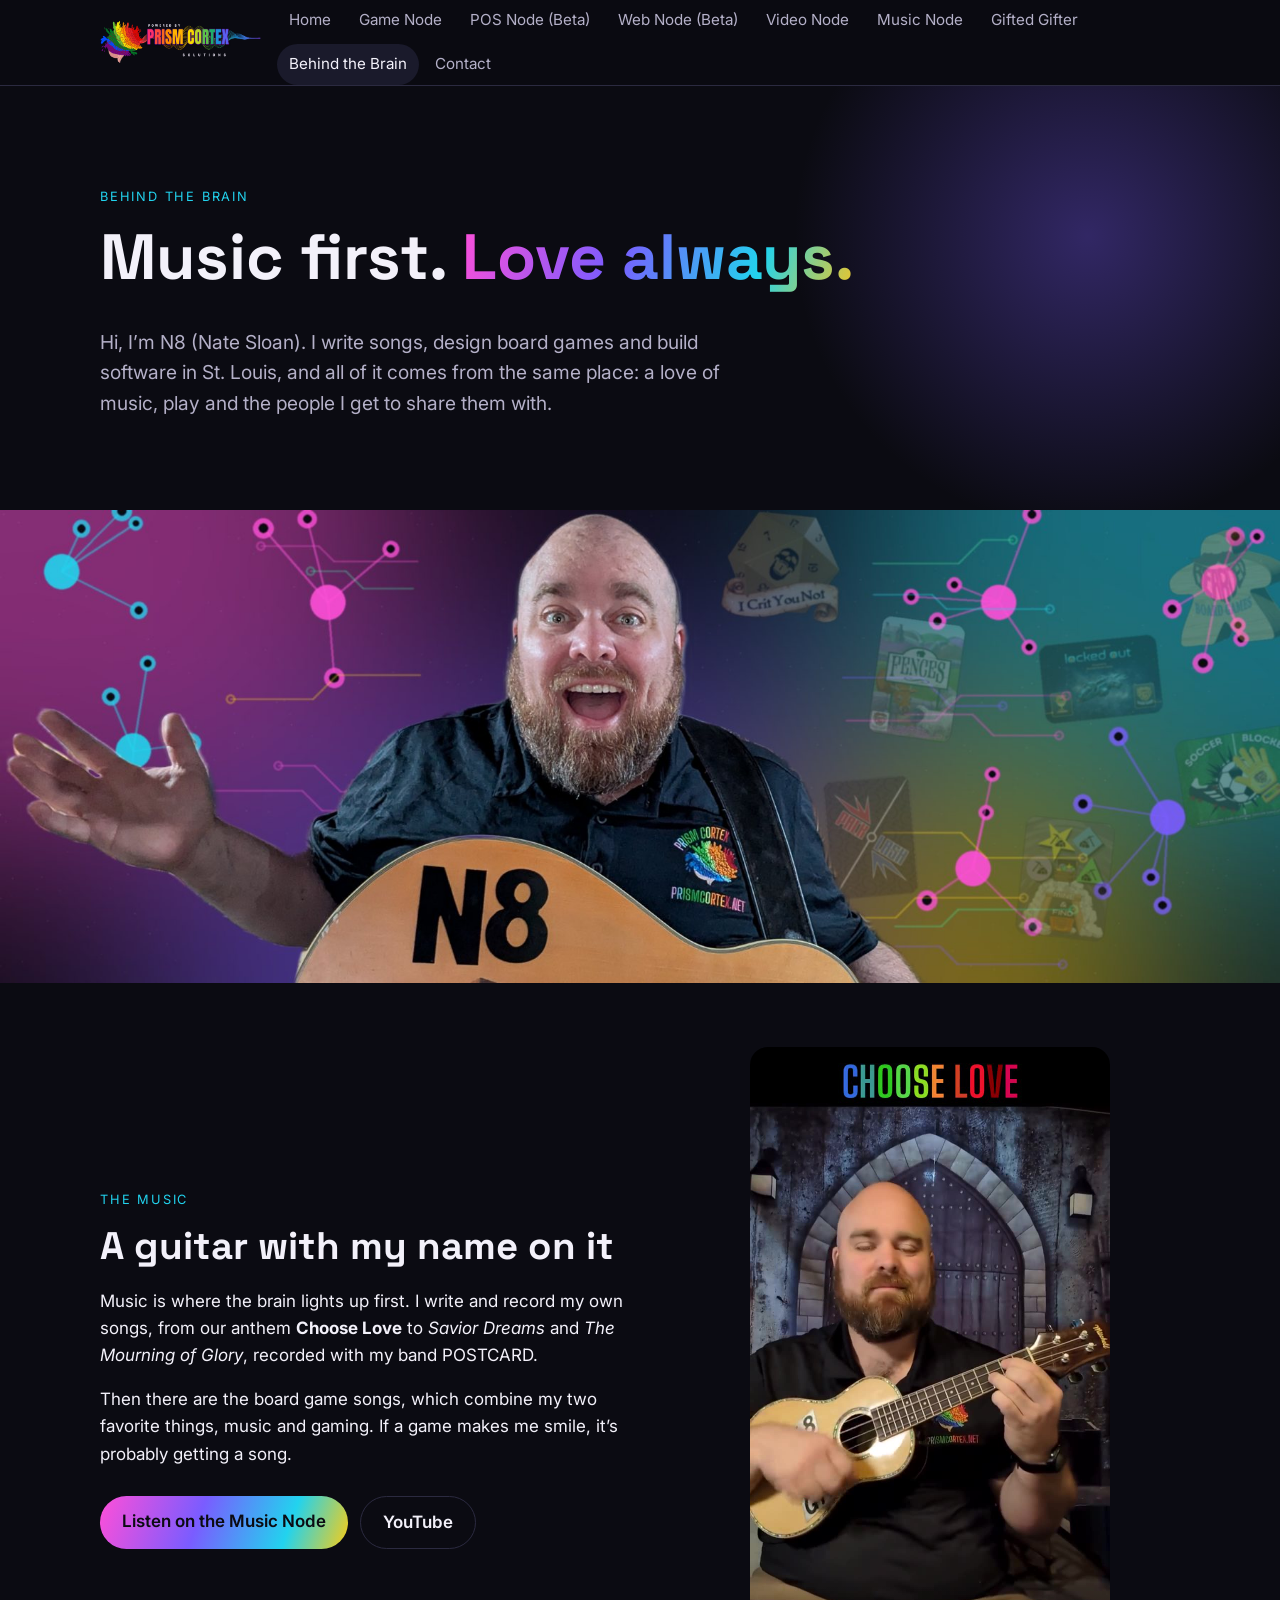
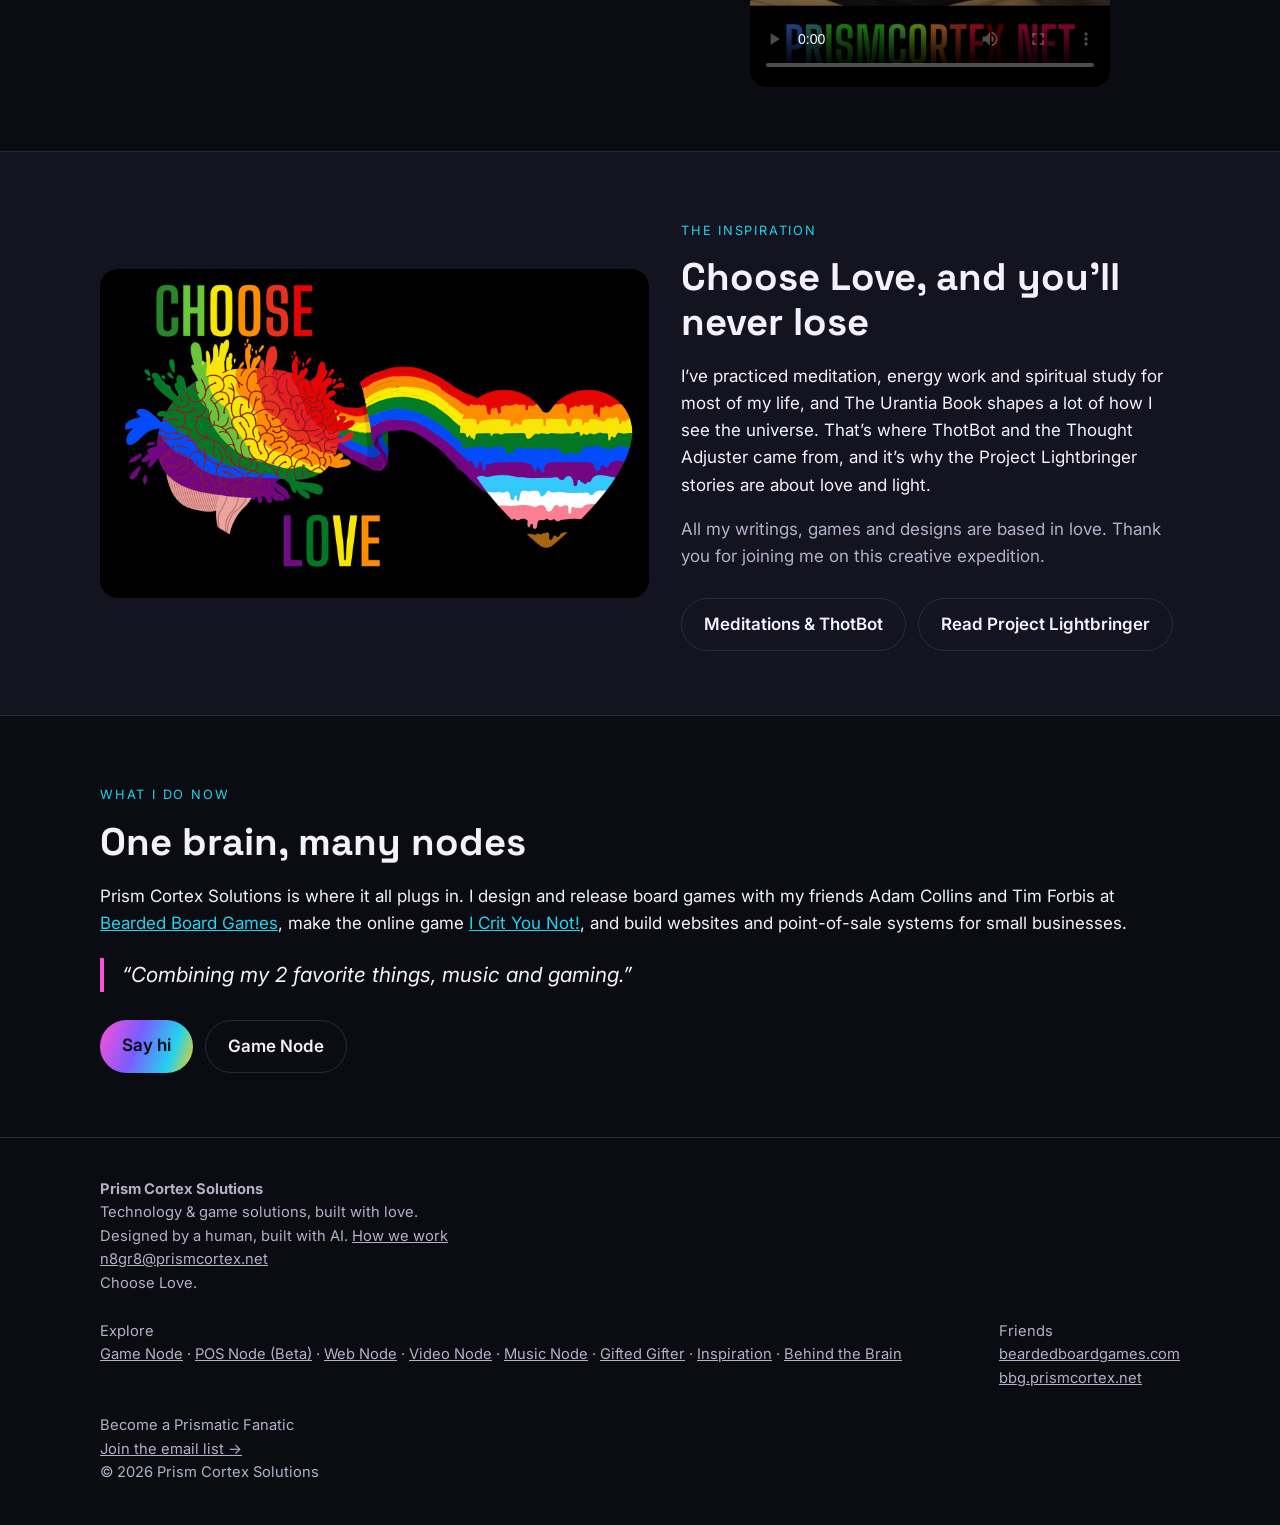
<file: site/behind-the-brain.html>
<!doctype html>
<html lang="en"><head>
<meta charset="utf-8"><meta name="viewport" content="width=device-width,initial-scale=1">
<title>Behind the Brain | Prism Cortex Solutions</title>
<meta name="description" content="Meet N8, the musician, game designer and builder behind Prism Cortex Solutions: Choose Love, board game songs, meditation and the inspiration behind it all.">
<meta property="og:title" content="Behind the Brain | Prism Cortex Solutions"><meta property="og:description" content="Meet N8, the musician, game designer and builder behind Prism Cortex Solutions: Choose Love, board game songs, meditation and the inspiration behind it all."><meta property="og:site_name" content="Prism Cortex Solutions">
<meta name="theme-color" content="#0b0b12">
<link rel="icon" href="favicon.ico" sizes="any"><link rel="icon" type="image/png" href="favicon.png"><link rel="apple-touch-icon" href="img/apple-touch-icon.png">
<link rel="preconnect" href="https://fonts.googleapis.com"><link rel="stylesheet" href="https://fonts.googleapis.com/css2?family=Inter:wght@400;600;700&family=Space+Grotesk:wght@600;700&display=swap">
<link rel="stylesheet" href="styles.css">

</head><body>
<svg width="0" height="0" style="position:absolute" aria-hidden="true"><defs>
<clipPath id="pcclip0">
<path clip-rule="nonzero" d="M 334 363 L 537.761719 363 L 537.761719 406 L 334 406 Z M 334 363 "/>
</clipPath>
<linearGradient id="pc-grad" x1="0" y1="0" x2="1" y2="1"><stop offset="0" stop-color="#ff4fd8"/><stop offset=".45" stop-color="#7a5cff"/><stop offset=".8" stop-color="#22d3ee"/><stop offset="1" stop-color="#facc15"/></linearGradient><symbol id="pc-brain" viewBox="70 150 475 525"><path fill-rule="nonzero" d="M 289.617188 526.511719 C 286.183594 526.511719 283.390625 529.300781 283.390625 532.730469 C 283.390625 536.164062 286.183594 538.953125 289.617188 538.953125 C 293.046875 538.953125 295.839844 536.164062 295.839844 532.730469 C 295.835938 529.300781 293.046875 526.511719 289.617188 526.511719 Z M 289.617188 526.511719 "/><path fill-rule="nonzero" d="M 232.566406 510.066406 C 229.132812 510.066406 226.34375 512.855469 226.34375 516.285156 C 226.34375 519.714844 229.132812 522.507812 232.566406 522.507812 C 236 522.507812 238.792969 519.714844 238.792969 516.285156 C 238.792969 512.855469 236 510.066406 232.566406 510.066406 Z M 232.566406 510.066406 "/><path fill-rule="nonzero" d="M 207.824219 433.6875 C 204.394531 433.6875 201.601562 436.480469 201.601562 439.90625 C 201.601562 443.335938 204.394531 446.128906 207.824219 446.128906 C 211.257812 446.128906 214.050781 443.335938 214.050781 439.90625 C 214.050781 436.480469 211.257812 433.6875 207.824219 433.6875 Z M 207.824219 433.6875 "/><path fill-rule="nonzero" d="M 166.183594 378.59375 C 162.75 378.59375 159.957031 381.386719 159.957031 384.816406 C 159.957031 388.246094 162.75 391.035156 166.183594 391.035156 C 169.613281 391.035156 172.40625 388.246094 172.40625 384.816406 C 172.40625 381.386719 169.613281 378.59375 166.183594 378.59375 Z M 166.183594 378.59375 "/><path fill-rule="nonzero" d="M 232.566406 299.320312 C 229.132812 299.320312 226.34375 302.113281 226.34375 305.542969 C 226.34375 308.972656 229.132812 311.765625 232.566406 311.765625 C 236 311.765625 238.792969 308.972656 238.792969 305.542969 C 238.792969 302.113281 236 299.320312 232.566406 299.320312 Z M 232.566406 299.320312 "/><path fill-rule="nonzero" d="M 289.617188 286.46875 C 286.183594 286.46875 283.390625 289.261719 283.390625 292.691406 C 283.390625 296.121094 286.183594 298.914062 289.617188 298.914062 C 293.046875 298.914062 295.839844 296.121094 295.839844 292.691406 C 295.835938 289.261719 293.046875 286.46875 289.617188 286.46875 Z M 289.617188 286.46875 "/><path fill-rule="nonzero" d="M 281.597656 211.148438 C 278.164062 211.148438 275.371094 213.9375 275.371094 217.367188 C 275.371094 220.800781 278.164062 223.589844 281.597656 223.589844 C 285.027344 223.589844 287.820312 220.800781 287.820312 217.367188 C 287.820312 213.9375 285.027344 211.148438 281.597656 211.148438 Z M 281.597656 211.148438 "/><path fill-rule="nonzero" d="M 281.597656 606.226562 C 278.164062 606.226562 275.371094 609.015625 275.371094 612.445312 C 275.371094 615.878906 278.164062 618.667969 281.597656 618.667969 C 285.027344 618.667969 287.820312 615.878906 287.820312 612.445312 C 287.820312 609.015625 285.027344 606.226562 281.597656 606.226562 Z M 281.597656 606.226562 "/><path fill-rule="nonzero" d="M 166.183594 405.9375 C 154.527344 405.9375 145.042969 396.464844 145.042969 384.816406 C 145.042969 373.167969 154.527344 363.6875 166.183594 363.6875 C 175.214844 363.6875 182.9375 369.378906 185.957031 377.359375 L 334.929688 377.359375 L 334.929688 350.84375 L 270.414062 350.84375 L 242.03125 324.425781 C 239.179688 325.859375 235.96875 326.664062 232.570312 326.664062 C 220.914062 326.664062 211.433594 317.191406 211.433594 305.542969 C 211.433594 293.894531 220.914062 284.414062 232.570312 284.414062 C 244.222656 284.414062 253.707031 293.890625 253.707031 305.542969 C 253.707031 308.347656 253.152344 311.027344 252.152344 313.480469 L 276.28125 335.9375 L 334.929688 335.9375 L 334.929688 300.140625 L 309.390625 300.140625 C 306.367188 308.125 298.644531 313.8125 289.613281 313.8125 C 277.960938 313.8125 268.472656 304.335938 268.472656 292.6875 C 268.472656 281.039062 277.957031 271.5625 289.613281 271.5625 C 298.644531 271.5625 306.367188 277.253906 309.390625 285.234375 L 334.929688 285.234375 L 334.929688 263.8125 L 317.261719 263.8125 L 289.070312 237.121094 C 286.746094 238.003906 284.226562 238.492188 281.59375 238.492188 C 269.941406 238.492188 260.457031 229.015625 260.457031 217.363281 C 260.457031 205.71875 269.941406 196.238281 281.59375 196.238281 C 293.25 196.238281 302.730469 205.714844 302.730469 217.363281 C 302.730469 220.917969 301.84375 224.269531 300.285156 227.210938 L 323.199219 248.90625 L 334.925781 248.90625 L 334.925781 204.90625 C 327.371094 181.660156 308.710938 164.105469 286.136719 159.753906 C 256.957031 154.125 225.636719 171.417969 212.953125 202.195312 C 199.359375 198.152344 184.816406 202.941406 176.8125 213.933594 C 169.855469 223.492188 168.84375 236.375 174.101562 247.347656 C 170.234375 247.929688 147.367188 251.75 133.441406 272.632812 C 121.679688 290.273438 120.730469 313.453125 130.734375 333.132812 C 100.820312 345.1875 80.078125 372.507812 77.429688 403.566406 C 74.371094 439.382812 95.882812 474.09375 130.734375 488.453125 C 128.773438 492.589844 120.011719 512.199219 128.027344 534.507812 C 139.328125 565.980469 173.308594 573.015625 175.007812 573.335938 C 169.570312 586.265625 172.890625 601.203125 183.140625 610.363281 C 194.011719 620.078125 210.425781 621.261719 222.890625 613.070312 C 222.488281 616.980469 220.570312 638.988281 235.539062 653.707031 C 256.824219 674.628906 291.851562 660.792969 296.078125 659.125 C 320.421875 649.507812 331.667969 628.769531 334.929688 622.113281 L 334.929688 580.90625 L 321.230469 580.90625 L 300.128906 602.296875 C 301.789062 605.308594 302.734375 608.769531 302.734375 612.449219 C 302.734375 624.097656 293.25 633.574219 281.597656 633.574219 C 269.941406 633.574219 260.460938 624.097656 260.460938 612.449219 C 260.460938 600.800781 269.941406 591.324219 281.597656 591.324219 C 284.117188 591.324219 286.53125 591.765625 288.773438 592.578125 L 314.996094 566.003906 L 334.929688 566.003906 L 334.929688 540.183594 L 309.390625 540.183594 C 306.371094 548.167969 298.648438 553.859375 289.617188 553.859375 C 277.960938 553.859375 268.476562 544.382812 268.476562 532.730469 C 268.476562 521.082031 277.960938 511.605469 289.617188 511.605469 C 298.648438 511.605469 306.371094 517.300781 309.390625 525.277344 L 334.929688 525.277344 L 334.929688 485.890625 L 274.988281 485.890625 L 252.167969 508.390625 C 253.15625 510.832031 253.707031 513.496094 253.707031 516.285156 C 253.707031 527.933594 244.222656 537.414062 232.570312 537.414062 C 220.914062 537.414062 211.433594 527.933594 211.433594 516.285156 C 211.433594 504.636719 220.914062 495.160156 232.570312 495.160156 C 235.984375 495.160156 239.207031 495.976562 242.0625 497.417969 L 268.867188 470.984375 L 334.929688 470.984375 L 334.929688 447.359375 L 227.601562 447.359375 C 224.582031 455.34375 216.855469 461.035156 207.824219 461.035156 C 196.171875 461.035156 186.6875 451.554688 186.6875 439.910156 C 186.6875 428.261719 196.171875 418.78125 207.824219 418.78125 C 216.855469 418.78125 224.582031 424.472656 227.601562 432.453125 L 334.929688 432.453125 L 334.929688 392.265625 L 185.957031 392.265625 C 182.9375 400.246094 175.214844 405.9375 166.183594 405.9375 Z M 166.183594 405.9375 "/><path fill-rule="nonzero" d="M 406.40625 485.890625 L 430.535156 508.347656 C 429.535156 510.796875 428.980469 513.476562 428.980469 516.285156 C 428.980469 527.933594 438.464844 537.414062 450.121094 537.414062 C 461.777344 537.414062 471.257812 527.933594 471.257812 516.285156 C 471.257812 504.636719 461.777344 495.160156 450.121094 495.160156 C 446.722656 495.160156 443.507812 495.972656 440.660156 497.402344 L 412.277344 470.984375 L 334.933594 470.984375 L 334.933594 485.886719 L 406.40625 485.886719 Z M 450.121094 510.066406 C 453.550781 510.066406 456.34375 512.855469 456.34375 516.285156 C 456.34375 519.714844 453.550781 522.507812 450.121094 522.507812 C 446.6875 522.507812 443.894531 519.714844 443.894531 516.285156 C 443.894531 512.855469 446.683594 510.066406 450.121094 510.066406 Z M 450.121094 510.066406 "/><path fill-rule="nonzero" d="M 413.816406 350.84375 L 440.625 324.40625 C 443.480469 325.851562 446.703125 326.664062 450.117188 326.664062 C 461.773438 326.664062 471.253906 317.191406 471.253906 305.542969 C 471.253906 293.894531 461.773438 284.414062 450.117188 284.414062 C 438.464844 284.414062 428.976562 293.890625 428.976562 305.542969 C 428.976562 308.332031 429.527344 310.992188 430.515625 313.4375 L 407.695312 335.9375 L 334.925781 335.9375 L 334.925781 350.839844 L 413.816406 350.839844 Z M 450.121094 299.320312 C 453.550781 299.320312 456.34375 302.113281 456.34375 305.542969 C 456.34375 308.972656 453.550781 311.765625 450.121094 311.765625 C 446.6875 311.765625 443.894531 308.972656 443.894531 305.542969 C 443.894531 302.113281 446.683594 299.320312 450.121094 299.320312 Z M 450.121094 299.320312 "/><path fill-rule="nonzero" d="M 373.296875 540.183594 C 376.320312 548.164062 384.042969 553.855469 393.074219 553.855469 C 404.726562 553.855469 414.214844 544.378906 414.214844 532.726562 C 414.214844 521.082031 404.730469 511.605469 393.074219 511.605469 C 384.042969 511.605469 376.320312 517.296875 373.296875 525.277344 L 334.929688 525.277344 L 334.929688 540.179688 L 373.296875 540.179688 Z M 393.074219 526.511719 C 396.503906 526.511719 399.300781 529.300781 399.300781 532.730469 C 399.300781 536.164062 396.503906 538.953125 393.074219 538.953125 C 389.640625 538.953125 386.847656 536.164062 386.847656 532.730469 C 386.84375 529.300781 389.640625 526.511719 393.074219 526.511719 Z M 393.074219 526.511719 "/><path fill-rule="nonzero" d="M 373.296875 300.140625 C 376.320312 308.125 384.042969 313.816406 393.074219 313.816406 C 404.726562 313.816406 414.214844 304.335938 414.214844 292.691406 C 414.214844 281.042969 404.730469 271.566406 393.074219 271.566406 C 384.042969 271.566406 376.320312 277.257812 373.296875 285.238281 L 334.929688 285.238281 L 334.929688 300.140625 Z M 393.074219 286.46875 C 396.503906 286.46875 399.300781 289.261719 399.300781 292.691406 C 399.300781 296.121094 396.503906 298.914062 393.074219 298.914062 C 389.640625 298.914062 386.847656 296.121094 386.847656 292.691406 C 386.84375 289.261719 389.640625 286.46875 393.074219 286.46875 Z M 393.074219 286.46875 "/><path fill-rule="nonzero" d="M 359.480469 580.90625 L 382.398438 602.601562 C 380.835938 605.542969 379.953125 608.890625 379.953125 612.445312 C 379.953125 624.09375 389.4375 633.574219 401.09375 633.574219 C 412.746094 633.574219 422.226562 624.09375 422.226562 612.445312 C 422.226562 600.796875 412.746094 591.324219 401.09375 591.324219 C 398.457031 591.324219 395.941406 591.808594 393.613281 592.6875 L 365.425781 566 L 334.933594 566 L 334.933594 580.902344 L 359.480469 580.902344 Z M 401.089844 606.226562 C 404.523438 606.226562 407.3125 609.015625 407.3125 612.445312 C 407.3125 615.878906 404.523438 618.667969 401.089844 618.667969 C 397.65625 618.667969 394.863281 615.878906 394.863281 612.445312 C 394.863281 609.015625 397.65625 606.226562 401.089844 606.226562 Z M 401.089844 606.226562 "/><path fill-rule="nonzero" d="M 367.691406 263.8125 L 393.914062 237.238281 C 396.15625 238.046875 398.570312 238.492188 401.089844 238.492188 C 412.746094 238.492188 422.226562 229.015625 422.226562 217.363281 C 422.226562 205.714844 412.746094 196.234375 401.089844 196.234375 C 389.4375 196.234375 379.949219 205.714844 379.949219 217.363281 C 379.949219 221.042969 380.898438 224.5 382.558594 227.515625 L 361.453125 248.90625 L 334.929688 248.90625 L 334.929688 263.808594 L 367.691406 263.808594 Z M 401.089844 211.148438 C 404.523438 211.148438 407.3125 213.9375 407.3125 217.367188 C 407.3125 220.800781 404.523438 223.589844 401.089844 223.589844 C 397.65625 223.589844 394.863281 220.800781 394.863281 217.367188 C 394.863281 213.9375 397.65625 211.148438 401.089844 211.148438 Z M 401.089844 211.148438 "/><path fill-rule="nonzero" d="M 455.085938 447.359375 C 458.105469 455.34375 465.828125 461.035156 474.859375 461.035156 C 486.515625 461.035156 495.996094 451.554688 495.996094 439.910156 C 495.996094 428.261719 486.515625 418.78125 474.859375 418.78125 C 465.828125 418.78125 458.105469 424.472656 455.085938 432.453125 L 334.929688 432.453125 L 334.929688 447.359375 Z M 474.859375 433.6875 C 478.292969 433.6875 481.085938 436.480469 481.085938 439.90625 C 481.085938 443.335938 478.292969 446.128906 474.859375 446.128906 C 471.429688 446.128906 468.636719 443.335938 468.636719 439.90625 C 468.636719 436.480469 471.429688 433.6875 474.859375 433.6875 Z M 474.859375 433.6875 "/><g clip-path="url(#pcclip0)">
<path fill-rule="nonzero" d="M 516.503906 363.6875 C 507.472656 363.6875 499.75 369.378906 496.726562 377.359375 L 334.929688 377.359375 L 334.929688 392.265625 L 496.726562 392.265625 C 499.75 400.246094 507.472656 405.9375 516.503906 405.9375 C 528.160156 405.9375 537.640625 396.460938 537.640625 384.8125 C 537.640625 373.164062 528.160156 363.6875 516.503906 363.6875 Z M 516.503906 391.035156 C 513.070312 391.035156 510.28125 388.246094 510.28125 384.816406 C 510.28125 381.386719 513.070312 378.59375 516.503906 378.59375 C 519.9375 378.59375 522.730469 381.386719 522.730469 384.816406 C 522.730469 388.246094 519.9375 391.035156 516.503906 391.035156 Z M 516.503906 391.035156 "/>
</g></symbol></defs></svg>
<header class="site"><div class="wrap">
<a class="logo" href="index.html"><img src="img/logo.png" alt="Prism Cortex Solutions" height="44" style="height:44px;width:auto"></a>
<button class="menu-btn" aria-label="Menu" onclick="document.querySelector('nav.main').classList.toggle('open')">☰</button>
<nav class="main"><a href="index.html">Home</a><a href="games.html">Game Node</a><a href="pos.html">POS Node (Beta)</a><a href="solutions.html">Web Node (Beta)</a><a href="videos.html">Video Node</a><a href="music.html">Music Node</a><a href="gifted-gifter.html">Gifted Gifter</a><a href="behind-the-brain.html" aria-current=page>Behind the Brain</a><a href="contact.html">Contact</a></nav>
</div></header>
<main>

<section class="hero"><div class="wrap">
<span class="eyebrow">Behind the Brain</span>
<h1>Music first. <span class="grad">Love always.</span></h1>
<p class="lead">Hi, I&rsquo;m N8 (Nate Sloan). I write songs, design board games and build software in St. Louis, and all of it comes from the same place: a love of music, play and the people I get to share them with.</p>
</div></section>
<section class="banner"><div class="banner-photo"><img src="img/n8-banner.jpg" alt="N8 grinning with his N8 guitar, waving, in front of glowing Cortex nodes"></div></section>

<section><div class="wrap feature">
<div>
<span class="eyebrow">The music</span>
<h2>A guitar with my name on it</h2>
<p>Music is where the brain lights up first. I write and record my own songs, from our anthem <strong>Choose Love</strong> to <em>Savior Dreams</em> and <em>The Mourning of Glory</em>, recorded with my band POSTCARD.</p>
<p>Then there are the board game songs, which combine my two favorite things, music and gaming. If a game makes me smile, it&rsquo;s probably getting a song.</p>
<div class="btns"><a class="btn primary" href="music.html">Listen on the Music Node</a><a class="btn" href="https://www.youtube.com/n8ofbase">YouTube</a></div>
</div>
<div><video controls playsinline preload="metadata" poster="media/choose-love-poster.jpg" style="width:100%;max-width:360px;border-radius:var(--r);display:block;margin:0 auto" src="media/choose-love.mp4"></video></div>
</div></section>

<section class="alt"><div class="wrap feature">
<div><img src="img/choose-love.jpg" alt="Choose Love: a rainbow brain flowing into a rainbow heart" style="border-radius:var(--r)"></div>
<div>
<span class="eyebrow">The inspiration</span>
<h2>Choose Love, and you&rsquo;ll never lose</h2>
<p>I&rsquo;ve practiced meditation, energy work and spiritual study for most of my life, and The Urantia Book shapes a lot of how I see the universe. That&rsquo;s where ThotBot and the Thought Adjuster came from, and it&rsquo;s why the Project Lightbringer stories are about love and light.</p>
<p class="muted">All my writings, games and designs are based in love. Thank you for joining me on this creative expedition.</p>
<div class="btns"><a class="btn" href="inspiration.html">Meditations &amp; ThotBot</a><a class="btn" href="lightbringer.html">Read Project Lightbringer</a></div>
</div>
</div></section>

<section><div class="wrap">
<span class="eyebrow">What I do now</span>
<h2>One brain, many nodes</h2>
<p class="lead">Prism Cortex Solutions is where it all plugs in. I design and release board games with my friends Adam Collins and Tim Forbis at <a href="https://beardedboardgames.com">Bearded Board Games</a>, make the online game <a href="https://icyn.prismcortex.net">I Crit You Not!</a>, and build websites and point-of-sale systems for small businesses.</p>
<p class="quote">&ldquo;Combining my 2 favorite things, music and gaming.&rdquo;</p>
<div class="btns"><a class="btn primary" href="contact.html">Say hi</a><a class="btn" href="games.html">Game Node</a></div>
</div></section>

</main>
<footer class="site"><div class="wrap">
<div><strong>Prism Cortex Solutions</strong><br>Technology &amp; game solutions, built with love.<br>Designed by a human, built with AI. <a href="solutions.html#ai">How we work</a><br><a href="mailto:n8gr8@prismcortex.net">n8gr8@prismcortex.net</a><br>Choose Love.</div>
<div>Explore<br><a href="games.html">Game Node</a> · <a href="pos.html">POS Node (Beta)</a> · <a href="solutions.html">Web Node</a> · <a href="videos.html">Video Node</a> · <a href="music.html">Music Node</a> · <a href="gifted-gifter.html">Gifted Gifter</a> · <a href="inspiration.html">Inspiration</a> · <a href="behind-the-brain.html">Behind the Brain</a></div>
<div>Friends<br><a href="https://beardedboardgames.com">beardedboardgames.com</a><br><a href="https://bbg.prismcortex.net">bbg.prismcortex.net</a></div>
<div>Become a Prismatic Fanatic<br><a href="contact.html">Join the email list →</a><br>© 2026 Prism Cortex Solutions</div>
</div></footer>
<script>(function(){var g=document.querySelector('.nodegraph');if(!g)return;function on(k){g.classList.add('focus');document.querySelectorAll('[data-node="'+k+'"]').forEach(function(e){e.classList.add('on')})}function off(){g.classList.remove('focus');document.querySelectorAll('[data-node].on').forEach(function(e){e.classList.remove('on')})}document.querySelectorAll('[data-node]').forEach(function(e){e.addEventListener('mouseenter',function(){on(e.dataset.node)});e.addEventListener('mouseleave',off)})})();</script>
</body></html>
</file>
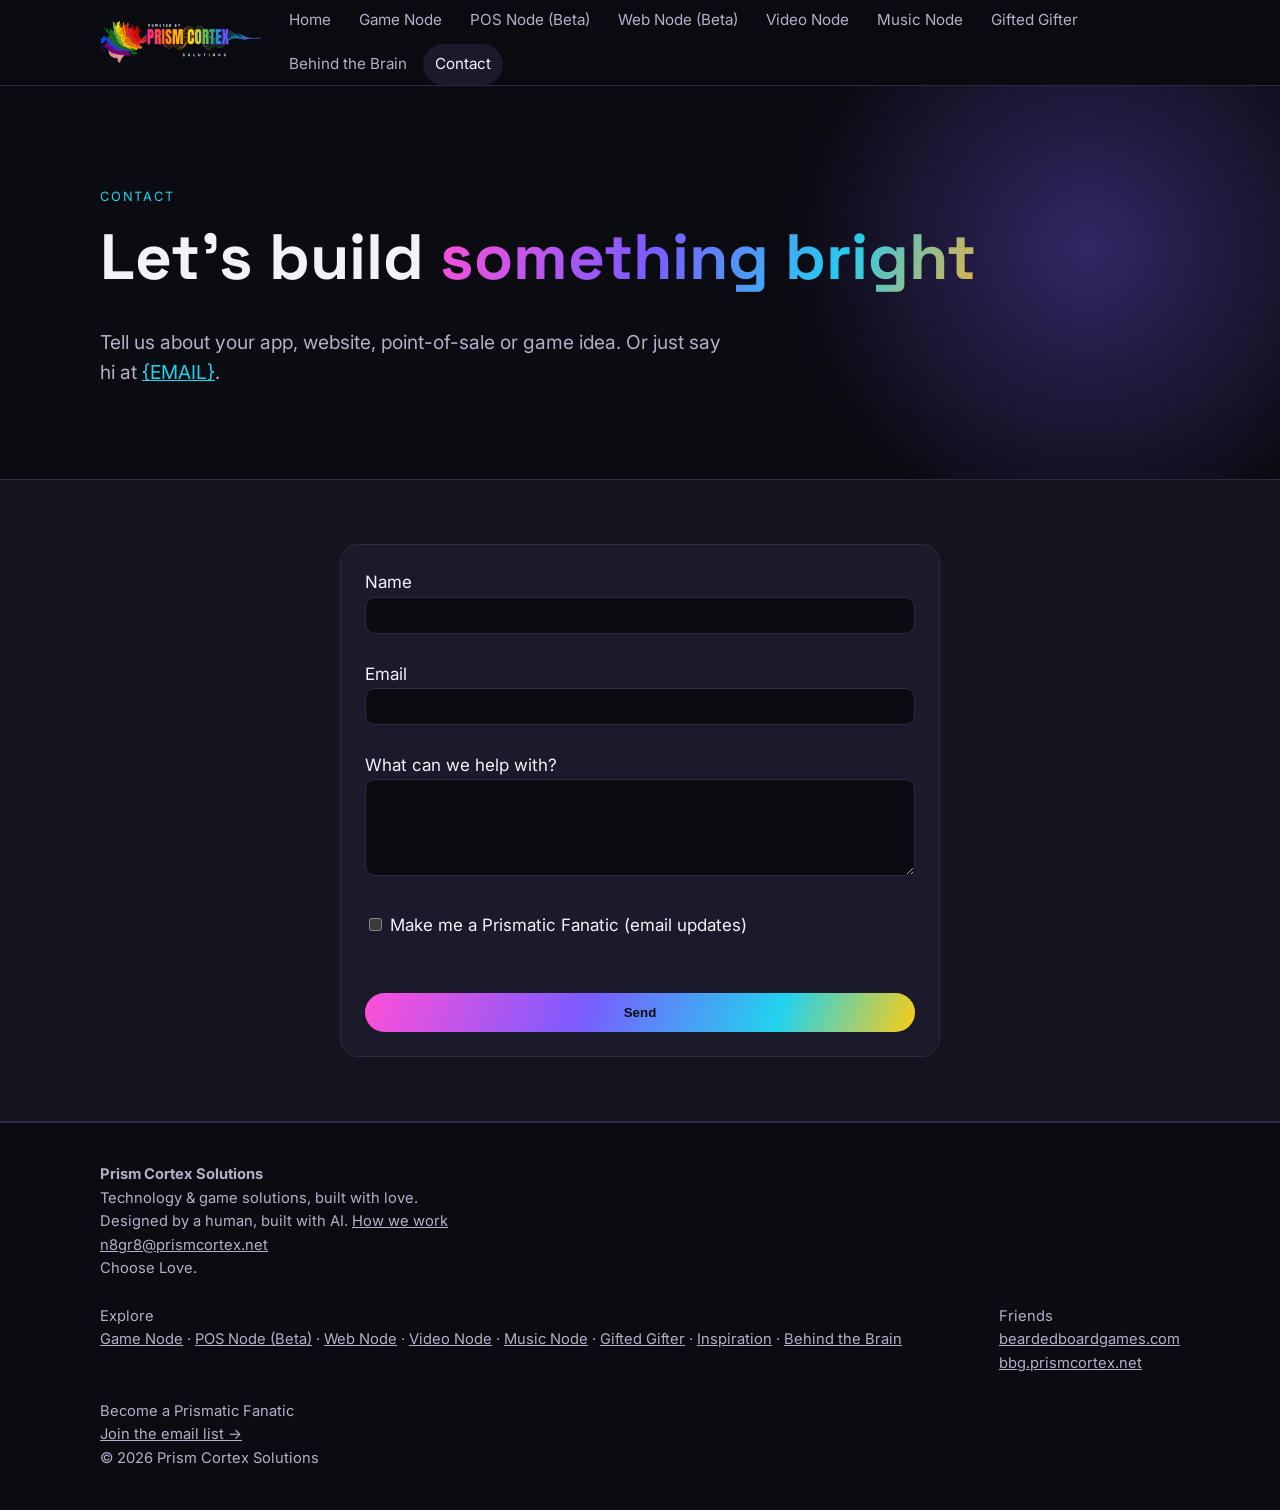
<file: site/contact.html>
<!doctype html>
<html lang="en"><head>
<meta charset="utf-8"><meta name="viewport" content="width=device-width,initial-scale=1">
<title>Contact | Prism Cortex Solutions</title>
<meta name="description" content="Start a technology or game project with Prism Cortex Solutions, or join the Prismatic Fanatic email list.">
<meta property="og:title" content="Contact | Prism Cortex Solutions"><meta property="og:description" content="Start a technology or game project with Prism Cortex Solutions, or join the Prismatic Fanatic email list."><meta property="og:site_name" content="Prism Cortex Solutions">
<meta name="theme-color" content="#0b0b12">
<link rel="icon" href="favicon.ico" sizes="any"><link rel="icon" type="image/png" href="favicon.png"><link rel="apple-touch-icon" href="img/apple-touch-icon.png">
<link rel="preconnect" href="https://fonts.googleapis.com"><link rel="stylesheet" href="https://fonts.googleapis.com/css2?family=Inter:wght@400;600;700&family=Space+Grotesk:wght@600;700&display=swap">
<link rel="stylesheet" href="styles.css">

</head><body>
<svg width="0" height="0" style="position:absolute" aria-hidden="true"><defs>
<clipPath id="pcclip0">
<path clip-rule="nonzero" d="M 334 363 L 537.761719 363 L 537.761719 406 L 334 406 Z M 334 363 "/>
</clipPath>
<linearGradient id="pc-grad" x1="0" y1="0" x2="1" y2="1"><stop offset="0" stop-color="#ff4fd8"/><stop offset=".45" stop-color="#7a5cff"/><stop offset=".8" stop-color="#22d3ee"/><stop offset="1" stop-color="#facc15"/></linearGradient><symbol id="pc-brain" viewBox="70 150 475 525"><path fill-rule="nonzero" d="M 289.617188 526.511719 C 286.183594 526.511719 283.390625 529.300781 283.390625 532.730469 C 283.390625 536.164062 286.183594 538.953125 289.617188 538.953125 C 293.046875 538.953125 295.839844 536.164062 295.839844 532.730469 C 295.835938 529.300781 293.046875 526.511719 289.617188 526.511719 Z M 289.617188 526.511719 "/><path fill-rule="nonzero" d="M 232.566406 510.066406 C 229.132812 510.066406 226.34375 512.855469 226.34375 516.285156 C 226.34375 519.714844 229.132812 522.507812 232.566406 522.507812 C 236 522.507812 238.792969 519.714844 238.792969 516.285156 C 238.792969 512.855469 236 510.066406 232.566406 510.066406 Z M 232.566406 510.066406 "/><path fill-rule="nonzero" d="M 207.824219 433.6875 C 204.394531 433.6875 201.601562 436.480469 201.601562 439.90625 C 201.601562 443.335938 204.394531 446.128906 207.824219 446.128906 C 211.257812 446.128906 214.050781 443.335938 214.050781 439.90625 C 214.050781 436.480469 211.257812 433.6875 207.824219 433.6875 Z M 207.824219 433.6875 "/><path fill-rule="nonzero" d="M 166.183594 378.59375 C 162.75 378.59375 159.957031 381.386719 159.957031 384.816406 C 159.957031 388.246094 162.75 391.035156 166.183594 391.035156 C 169.613281 391.035156 172.40625 388.246094 172.40625 384.816406 C 172.40625 381.386719 169.613281 378.59375 166.183594 378.59375 Z M 166.183594 378.59375 "/><path fill-rule="nonzero" d="M 232.566406 299.320312 C 229.132812 299.320312 226.34375 302.113281 226.34375 305.542969 C 226.34375 308.972656 229.132812 311.765625 232.566406 311.765625 C 236 311.765625 238.792969 308.972656 238.792969 305.542969 C 238.792969 302.113281 236 299.320312 232.566406 299.320312 Z M 232.566406 299.320312 "/><path fill-rule="nonzero" d="M 289.617188 286.46875 C 286.183594 286.46875 283.390625 289.261719 283.390625 292.691406 C 283.390625 296.121094 286.183594 298.914062 289.617188 298.914062 C 293.046875 298.914062 295.839844 296.121094 295.839844 292.691406 C 295.835938 289.261719 293.046875 286.46875 289.617188 286.46875 Z M 289.617188 286.46875 "/><path fill-rule="nonzero" d="M 281.597656 211.148438 C 278.164062 211.148438 275.371094 213.9375 275.371094 217.367188 C 275.371094 220.800781 278.164062 223.589844 281.597656 223.589844 C 285.027344 223.589844 287.820312 220.800781 287.820312 217.367188 C 287.820312 213.9375 285.027344 211.148438 281.597656 211.148438 Z M 281.597656 211.148438 "/><path fill-rule="nonzero" d="M 281.597656 606.226562 C 278.164062 606.226562 275.371094 609.015625 275.371094 612.445312 C 275.371094 615.878906 278.164062 618.667969 281.597656 618.667969 C 285.027344 618.667969 287.820312 615.878906 287.820312 612.445312 C 287.820312 609.015625 285.027344 606.226562 281.597656 606.226562 Z M 281.597656 606.226562 "/><path fill-rule="nonzero" d="M 166.183594 405.9375 C 154.527344 405.9375 145.042969 396.464844 145.042969 384.816406 C 145.042969 373.167969 154.527344 363.6875 166.183594 363.6875 C 175.214844 363.6875 182.9375 369.378906 185.957031 377.359375 L 334.929688 377.359375 L 334.929688 350.84375 L 270.414062 350.84375 L 242.03125 324.425781 C 239.179688 325.859375 235.96875 326.664062 232.570312 326.664062 C 220.914062 326.664062 211.433594 317.191406 211.433594 305.542969 C 211.433594 293.894531 220.914062 284.414062 232.570312 284.414062 C 244.222656 284.414062 253.707031 293.890625 253.707031 305.542969 C 253.707031 308.347656 253.152344 311.027344 252.152344 313.480469 L 276.28125 335.9375 L 334.929688 335.9375 L 334.929688 300.140625 L 309.390625 300.140625 C 306.367188 308.125 298.644531 313.8125 289.613281 313.8125 C 277.960938 313.8125 268.472656 304.335938 268.472656 292.6875 C 268.472656 281.039062 277.957031 271.5625 289.613281 271.5625 C 298.644531 271.5625 306.367188 277.253906 309.390625 285.234375 L 334.929688 285.234375 L 334.929688 263.8125 L 317.261719 263.8125 L 289.070312 237.121094 C 286.746094 238.003906 284.226562 238.492188 281.59375 238.492188 C 269.941406 238.492188 260.457031 229.015625 260.457031 217.363281 C 260.457031 205.71875 269.941406 196.238281 281.59375 196.238281 C 293.25 196.238281 302.730469 205.714844 302.730469 217.363281 C 302.730469 220.917969 301.84375 224.269531 300.285156 227.210938 L 323.199219 248.90625 L 334.925781 248.90625 L 334.925781 204.90625 C 327.371094 181.660156 308.710938 164.105469 286.136719 159.753906 C 256.957031 154.125 225.636719 171.417969 212.953125 202.195312 C 199.359375 198.152344 184.816406 202.941406 176.8125 213.933594 C 169.855469 223.492188 168.84375 236.375 174.101562 247.347656 C 170.234375 247.929688 147.367188 251.75 133.441406 272.632812 C 121.679688 290.273438 120.730469 313.453125 130.734375 333.132812 C 100.820312 345.1875 80.078125 372.507812 77.429688 403.566406 C 74.371094 439.382812 95.882812 474.09375 130.734375 488.453125 C 128.773438 492.589844 120.011719 512.199219 128.027344 534.507812 C 139.328125 565.980469 173.308594 573.015625 175.007812 573.335938 C 169.570312 586.265625 172.890625 601.203125 183.140625 610.363281 C 194.011719 620.078125 210.425781 621.261719 222.890625 613.070312 C 222.488281 616.980469 220.570312 638.988281 235.539062 653.707031 C 256.824219 674.628906 291.851562 660.792969 296.078125 659.125 C 320.421875 649.507812 331.667969 628.769531 334.929688 622.113281 L 334.929688 580.90625 L 321.230469 580.90625 L 300.128906 602.296875 C 301.789062 605.308594 302.734375 608.769531 302.734375 612.449219 C 302.734375 624.097656 293.25 633.574219 281.597656 633.574219 C 269.941406 633.574219 260.460938 624.097656 260.460938 612.449219 C 260.460938 600.800781 269.941406 591.324219 281.597656 591.324219 C 284.117188 591.324219 286.53125 591.765625 288.773438 592.578125 L 314.996094 566.003906 L 334.929688 566.003906 L 334.929688 540.183594 L 309.390625 540.183594 C 306.371094 548.167969 298.648438 553.859375 289.617188 553.859375 C 277.960938 553.859375 268.476562 544.382812 268.476562 532.730469 C 268.476562 521.082031 277.960938 511.605469 289.617188 511.605469 C 298.648438 511.605469 306.371094 517.300781 309.390625 525.277344 L 334.929688 525.277344 L 334.929688 485.890625 L 274.988281 485.890625 L 252.167969 508.390625 C 253.15625 510.832031 253.707031 513.496094 253.707031 516.285156 C 253.707031 527.933594 244.222656 537.414062 232.570312 537.414062 C 220.914062 537.414062 211.433594 527.933594 211.433594 516.285156 C 211.433594 504.636719 220.914062 495.160156 232.570312 495.160156 C 235.984375 495.160156 239.207031 495.976562 242.0625 497.417969 L 268.867188 470.984375 L 334.929688 470.984375 L 334.929688 447.359375 L 227.601562 447.359375 C 224.582031 455.34375 216.855469 461.035156 207.824219 461.035156 C 196.171875 461.035156 186.6875 451.554688 186.6875 439.910156 C 186.6875 428.261719 196.171875 418.78125 207.824219 418.78125 C 216.855469 418.78125 224.582031 424.472656 227.601562 432.453125 L 334.929688 432.453125 L 334.929688 392.265625 L 185.957031 392.265625 C 182.9375 400.246094 175.214844 405.9375 166.183594 405.9375 Z M 166.183594 405.9375 "/><path fill-rule="nonzero" d="M 406.40625 485.890625 L 430.535156 508.347656 C 429.535156 510.796875 428.980469 513.476562 428.980469 516.285156 C 428.980469 527.933594 438.464844 537.414062 450.121094 537.414062 C 461.777344 537.414062 471.257812 527.933594 471.257812 516.285156 C 471.257812 504.636719 461.777344 495.160156 450.121094 495.160156 C 446.722656 495.160156 443.507812 495.972656 440.660156 497.402344 L 412.277344 470.984375 L 334.933594 470.984375 L 334.933594 485.886719 L 406.40625 485.886719 Z M 450.121094 510.066406 C 453.550781 510.066406 456.34375 512.855469 456.34375 516.285156 C 456.34375 519.714844 453.550781 522.507812 450.121094 522.507812 C 446.6875 522.507812 443.894531 519.714844 443.894531 516.285156 C 443.894531 512.855469 446.683594 510.066406 450.121094 510.066406 Z M 450.121094 510.066406 "/><path fill-rule="nonzero" d="M 413.816406 350.84375 L 440.625 324.40625 C 443.480469 325.851562 446.703125 326.664062 450.117188 326.664062 C 461.773438 326.664062 471.253906 317.191406 471.253906 305.542969 C 471.253906 293.894531 461.773438 284.414062 450.117188 284.414062 C 438.464844 284.414062 428.976562 293.890625 428.976562 305.542969 C 428.976562 308.332031 429.527344 310.992188 430.515625 313.4375 L 407.695312 335.9375 L 334.925781 335.9375 L 334.925781 350.839844 L 413.816406 350.839844 Z M 450.121094 299.320312 C 453.550781 299.320312 456.34375 302.113281 456.34375 305.542969 C 456.34375 308.972656 453.550781 311.765625 450.121094 311.765625 C 446.6875 311.765625 443.894531 308.972656 443.894531 305.542969 C 443.894531 302.113281 446.683594 299.320312 450.121094 299.320312 Z M 450.121094 299.320312 "/><path fill-rule="nonzero" d="M 373.296875 540.183594 C 376.320312 548.164062 384.042969 553.855469 393.074219 553.855469 C 404.726562 553.855469 414.214844 544.378906 414.214844 532.726562 C 414.214844 521.082031 404.730469 511.605469 393.074219 511.605469 C 384.042969 511.605469 376.320312 517.296875 373.296875 525.277344 L 334.929688 525.277344 L 334.929688 540.179688 L 373.296875 540.179688 Z M 393.074219 526.511719 C 396.503906 526.511719 399.300781 529.300781 399.300781 532.730469 C 399.300781 536.164062 396.503906 538.953125 393.074219 538.953125 C 389.640625 538.953125 386.847656 536.164062 386.847656 532.730469 C 386.84375 529.300781 389.640625 526.511719 393.074219 526.511719 Z M 393.074219 526.511719 "/><path fill-rule="nonzero" d="M 373.296875 300.140625 C 376.320312 308.125 384.042969 313.816406 393.074219 313.816406 C 404.726562 313.816406 414.214844 304.335938 414.214844 292.691406 C 414.214844 281.042969 404.730469 271.566406 393.074219 271.566406 C 384.042969 271.566406 376.320312 277.257812 373.296875 285.238281 L 334.929688 285.238281 L 334.929688 300.140625 Z M 393.074219 286.46875 C 396.503906 286.46875 399.300781 289.261719 399.300781 292.691406 C 399.300781 296.121094 396.503906 298.914062 393.074219 298.914062 C 389.640625 298.914062 386.847656 296.121094 386.847656 292.691406 C 386.84375 289.261719 389.640625 286.46875 393.074219 286.46875 Z M 393.074219 286.46875 "/><path fill-rule="nonzero" d="M 359.480469 580.90625 L 382.398438 602.601562 C 380.835938 605.542969 379.953125 608.890625 379.953125 612.445312 C 379.953125 624.09375 389.4375 633.574219 401.09375 633.574219 C 412.746094 633.574219 422.226562 624.09375 422.226562 612.445312 C 422.226562 600.796875 412.746094 591.324219 401.09375 591.324219 C 398.457031 591.324219 395.941406 591.808594 393.613281 592.6875 L 365.425781 566 L 334.933594 566 L 334.933594 580.902344 L 359.480469 580.902344 Z M 401.089844 606.226562 C 404.523438 606.226562 407.3125 609.015625 407.3125 612.445312 C 407.3125 615.878906 404.523438 618.667969 401.089844 618.667969 C 397.65625 618.667969 394.863281 615.878906 394.863281 612.445312 C 394.863281 609.015625 397.65625 606.226562 401.089844 606.226562 Z M 401.089844 606.226562 "/><path fill-rule="nonzero" d="M 367.691406 263.8125 L 393.914062 237.238281 C 396.15625 238.046875 398.570312 238.492188 401.089844 238.492188 C 412.746094 238.492188 422.226562 229.015625 422.226562 217.363281 C 422.226562 205.714844 412.746094 196.234375 401.089844 196.234375 C 389.4375 196.234375 379.949219 205.714844 379.949219 217.363281 C 379.949219 221.042969 380.898438 224.5 382.558594 227.515625 L 361.453125 248.90625 L 334.929688 248.90625 L 334.929688 263.808594 L 367.691406 263.808594 Z M 401.089844 211.148438 C 404.523438 211.148438 407.3125 213.9375 407.3125 217.367188 C 407.3125 220.800781 404.523438 223.589844 401.089844 223.589844 C 397.65625 223.589844 394.863281 220.800781 394.863281 217.367188 C 394.863281 213.9375 397.65625 211.148438 401.089844 211.148438 Z M 401.089844 211.148438 "/><path fill-rule="nonzero" d="M 455.085938 447.359375 C 458.105469 455.34375 465.828125 461.035156 474.859375 461.035156 C 486.515625 461.035156 495.996094 451.554688 495.996094 439.910156 C 495.996094 428.261719 486.515625 418.78125 474.859375 418.78125 C 465.828125 418.78125 458.105469 424.472656 455.085938 432.453125 L 334.929688 432.453125 L 334.929688 447.359375 Z M 474.859375 433.6875 C 478.292969 433.6875 481.085938 436.480469 481.085938 439.90625 C 481.085938 443.335938 478.292969 446.128906 474.859375 446.128906 C 471.429688 446.128906 468.636719 443.335938 468.636719 439.90625 C 468.636719 436.480469 471.429688 433.6875 474.859375 433.6875 Z M 474.859375 433.6875 "/><g clip-path="url(#pcclip0)">
<path fill-rule="nonzero" d="M 516.503906 363.6875 C 507.472656 363.6875 499.75 369.378906 496.726562 377.359375 L 334.929688 377.359375 L 334.929688 392.265625 L 496.726562 392.265625 C 499.75 400.246094 507.472656 405.9375 516.503906 405.9375 C 528.160156 405.9375 537.640625 396.460938 537.640625 384.8125 C 537.640625 373.164062 528.160156 363.6875 516.503906 363.6875 Z M 516.503906 391.035156 C 513.070312 391.035156 510.28125 388.246094 510.28125 384.816406 C 510.28125 381.386719 513.070312 378.59375 516.503906 378.59375 C 519.9375 378.59375 522.730469 381.386719 522.730469 384.816406 C 522.730469 388.246094 519.9375 391.035156 516.503906 391.035156 Z M 516.503906 391.035156 "/>
</g></symbol></defs></svg>
<header class="site"><div class="wrap">
<a class="logo" href="index.html"><img src="img/logo.png" alt="Prism Cortex Solutions" height="44" style="height:44px;width:auto"></a>
<button class="menu-btn" aria-label="Menu" onclick="document.querySelector('nav.main').classList.toggle('open')">☰</button>
<nav class="main"><a href="index.html">Home</a><a href="games.html">Game Node</a><a href="pos.html">POS Node (Beta)</a><a href="solutions.html">Web Node (Beta)</a><a href="videos.html">Video Node</a><a href="music.html">Music Node</a><a href="gifted-gifter.html">Gifted Gifter</a><a href="behind-the-brain.html">Behind the Brain</a><a href="contact.html" aria-current=page>Contact</a></nav>
</div></header>
<main>

<section class="hero"><div class="wrap">
<span class="eyebrow">Contact</span>
<h1>Let's build <span class="grad">something bright</span></h1>
<p class="lead">Tell us about your app, website, point-of-sale or game idea. Or just say hi at <a href="mailto:{EMAIL}">{EMAIL}</a>.</p>
</div></section>
<section class="alt"><div class="wrap" style="max-width:640px">
<form class="card" action="mailto:{EMAIL}" method="post" enctype="text/plain">
<label>Name<br><input name="name" required style="width:100%;padding:10px;border-radius:10px;border:1px solid var(--line);background:var(--bg);color:var(--ink)"></label><br>
<label>Email<br><input type="email" name="email" required style="width:100%;padding:10px;border-radius:10px;border:1px solid var(--line);background:var(--bg);color:var(--ink)"></label><br>
<label>What can we help with?<br><textarea name="message" rows="5" style="width:100%;padding:10px;border-radius:10px;border:1px solid var(--line);background:var(--bg);color:var(--ink)"></textarea></label><br>
<label><input type="checkbox" name="list"> Make me a Prismatic Fanatic (email updates)</label><br><br>
<button class="btn primary" type="submit">Send</button>
</form>
</div></section>

</main>
<footer class="site"><div class="wrap">
<div><strong>Prism Cortex Solutions</strong><br>Technology &amp; game solutions, built with love.<br>Designed by a human, built with AI. <a href="solutions.html#ai">How we work</a><br><a href="mailto:n8gr8@prismcortex.net">n8gr8@prismcortex.net</a><br>Choose Love.</div>
<div>Explore<br><a href="games.html">Game Node</a> · <a href="pos.html">POS Node (Beta)</a> · <a href="solutions.html">Web Node</a> · <a href="videos.html">Video Node</a> · <a href="music.html">Music Node</a> · <a href="gifted-gifter.html">Gifted Gifter</a> · <a href="inspiration.html">Inspiration</a> · <a href="behind-the-brain.html">Behind the Brain</a></div>
<div>Friends<br><a href="https://beardedboardgames.com">beardedboardgames.com</a><br><a href="https://bbg.prismcortex.net">bbg.prismcortex.net</a></div>
<div>Become a Prismatic Fanatic<br><a href="contact.html">Join the email list →</a><br>© 2026 Prism Cortex Solutions</div>
</div></footer>
<script>(function(){var g=document.querySelector('.nodegraph');if(!g)return;function on(k){g.classList.add('focus');document.querySelectorAll('[data-node="'+k+'"]').forEach(function(e){e.classList.add('on')})}function off(){g.classList.remove('focus');document.querySelectorAll('[data-node].on').forEach(function(e){e.classList.remove('on')})}document.querySelectorAll('[data-node]').forEach(function(e){e.addEventListener('mouseenter',function(){on(e.dataset.node)});e.addEventListener('mouseleave',off)})})();</script>
</body></html>
</file>
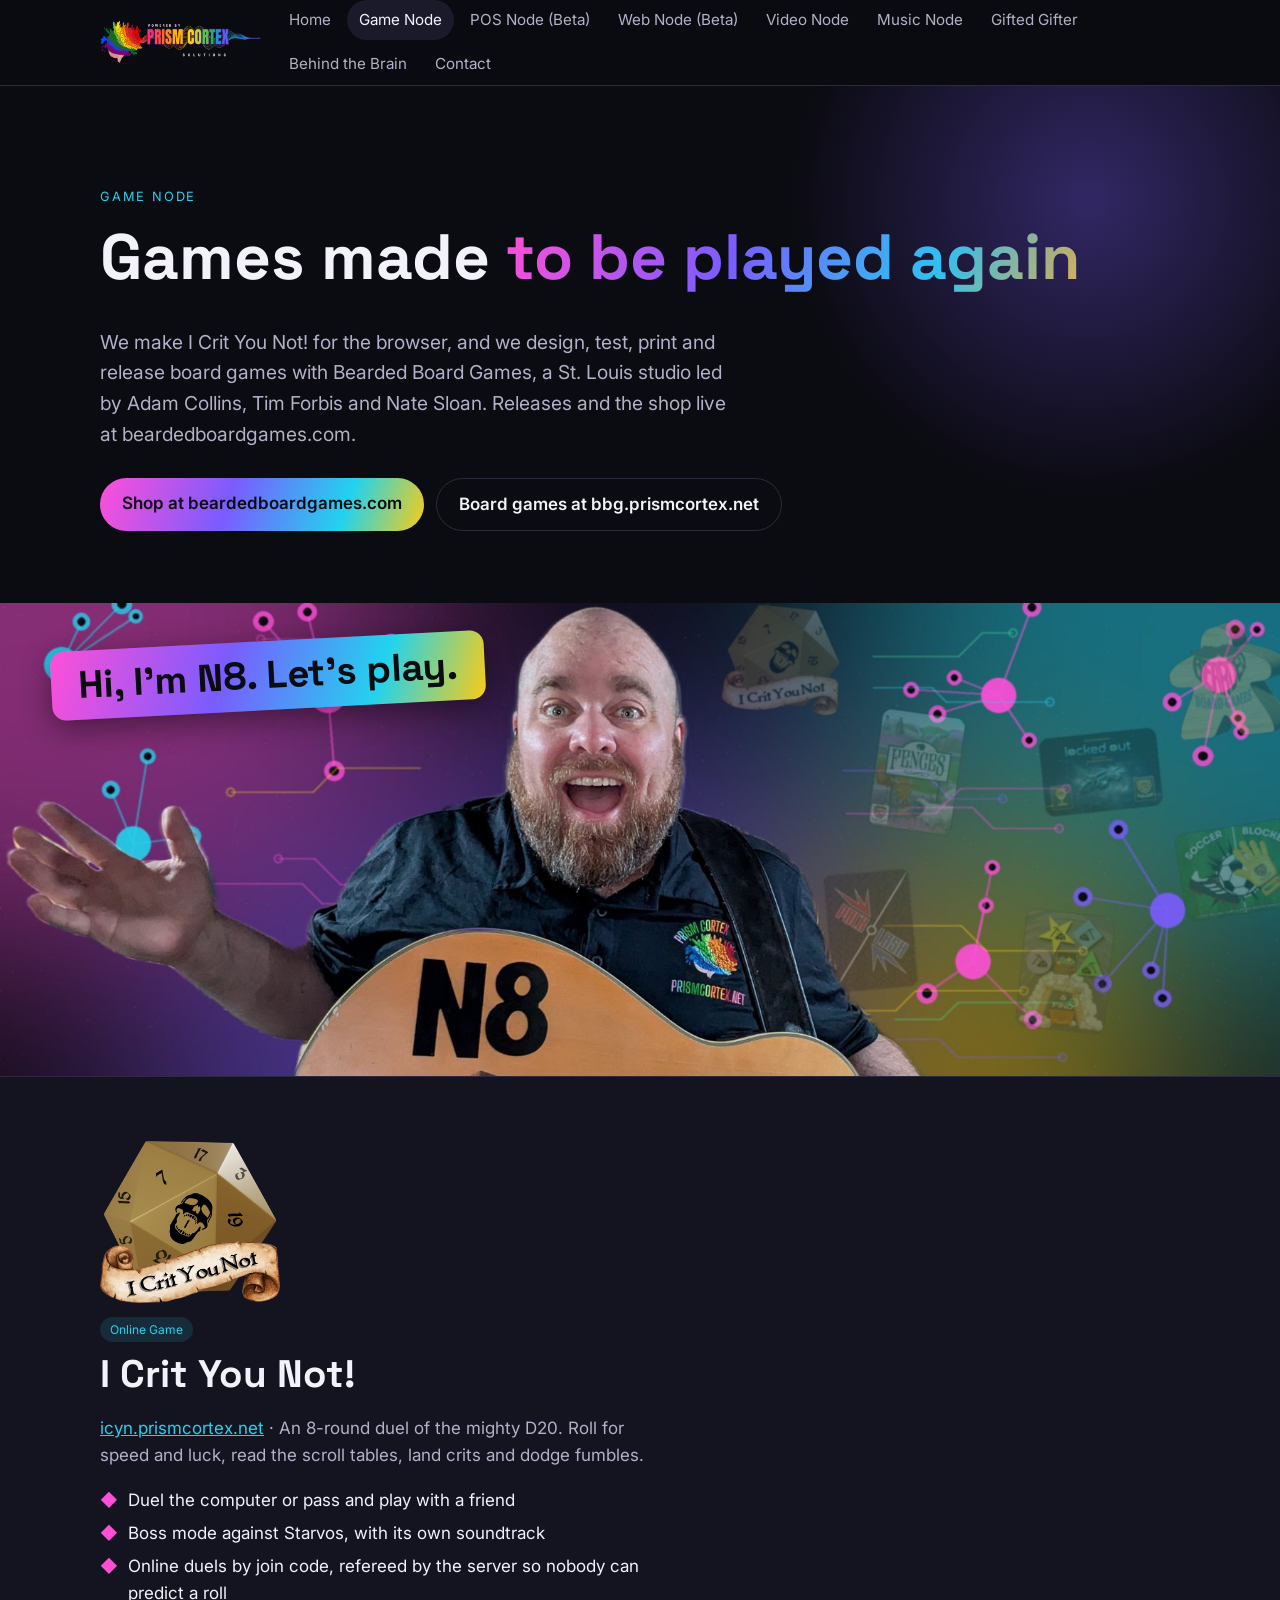
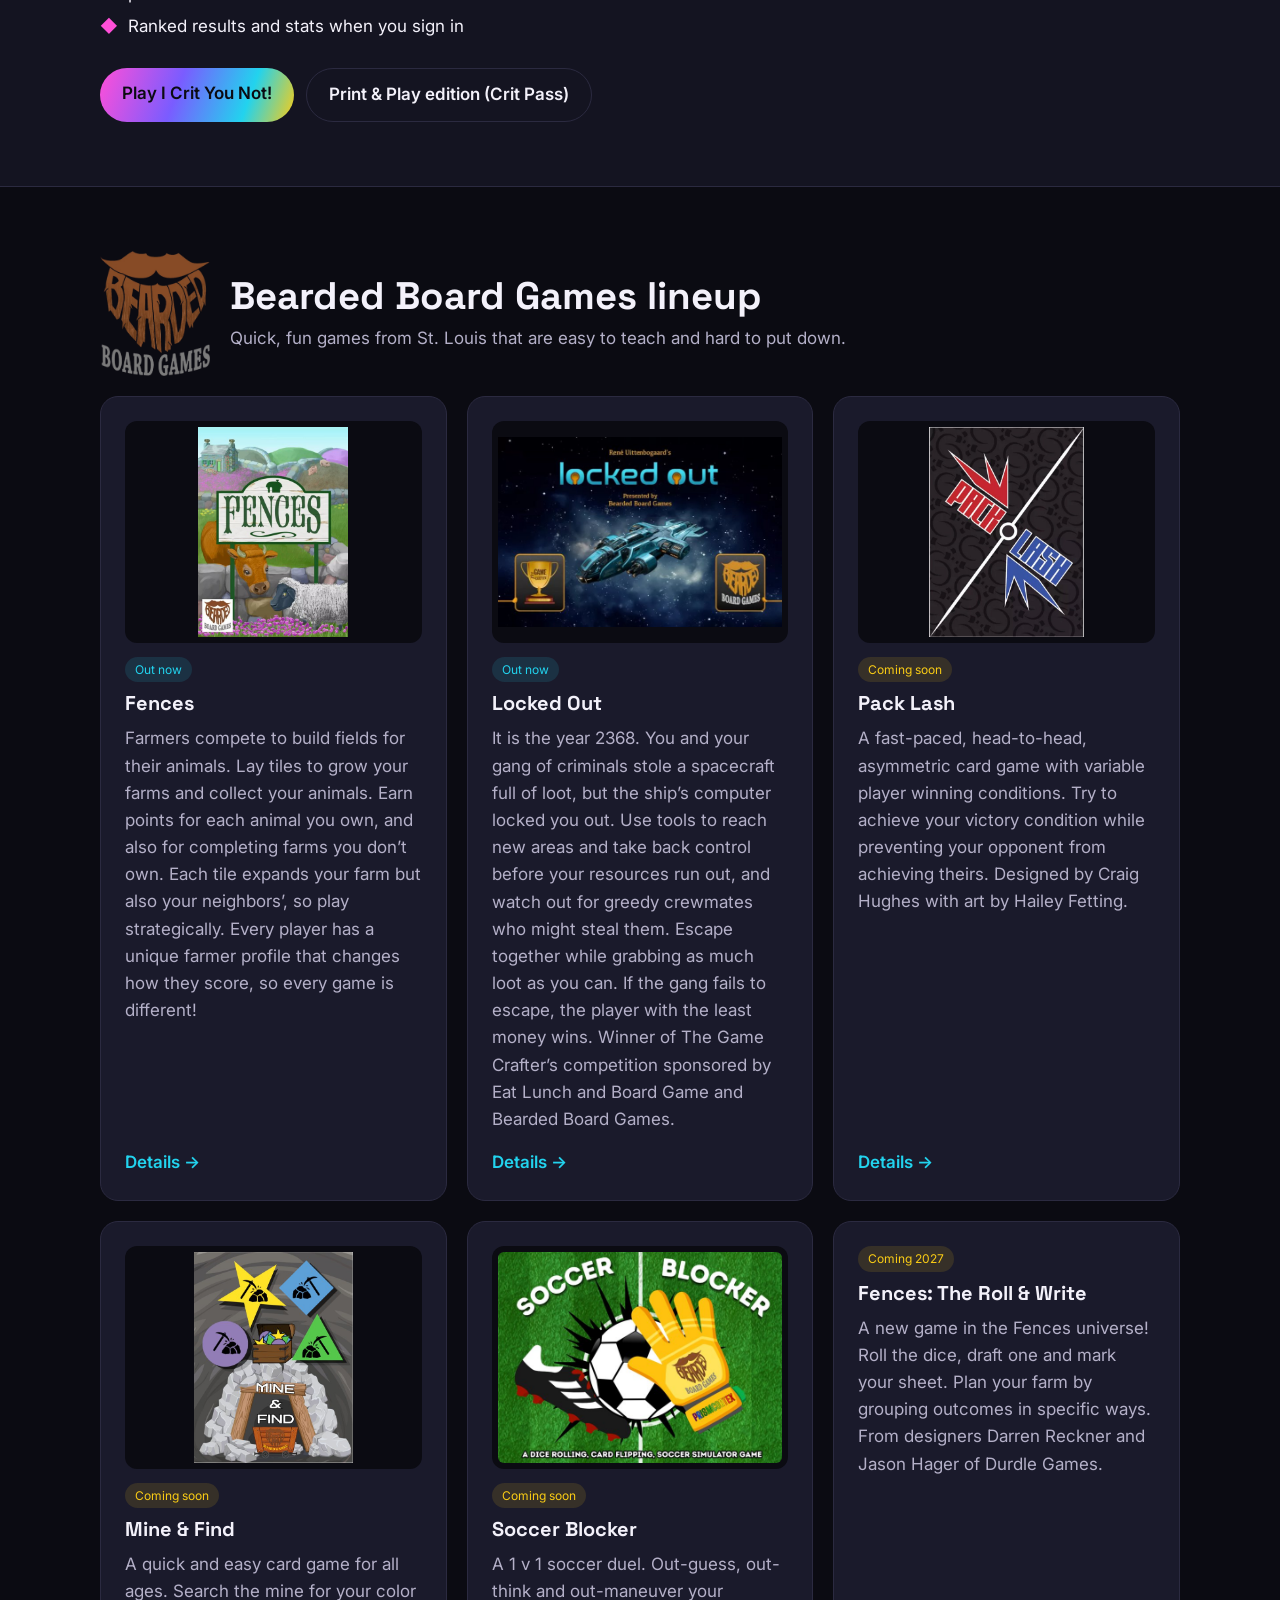
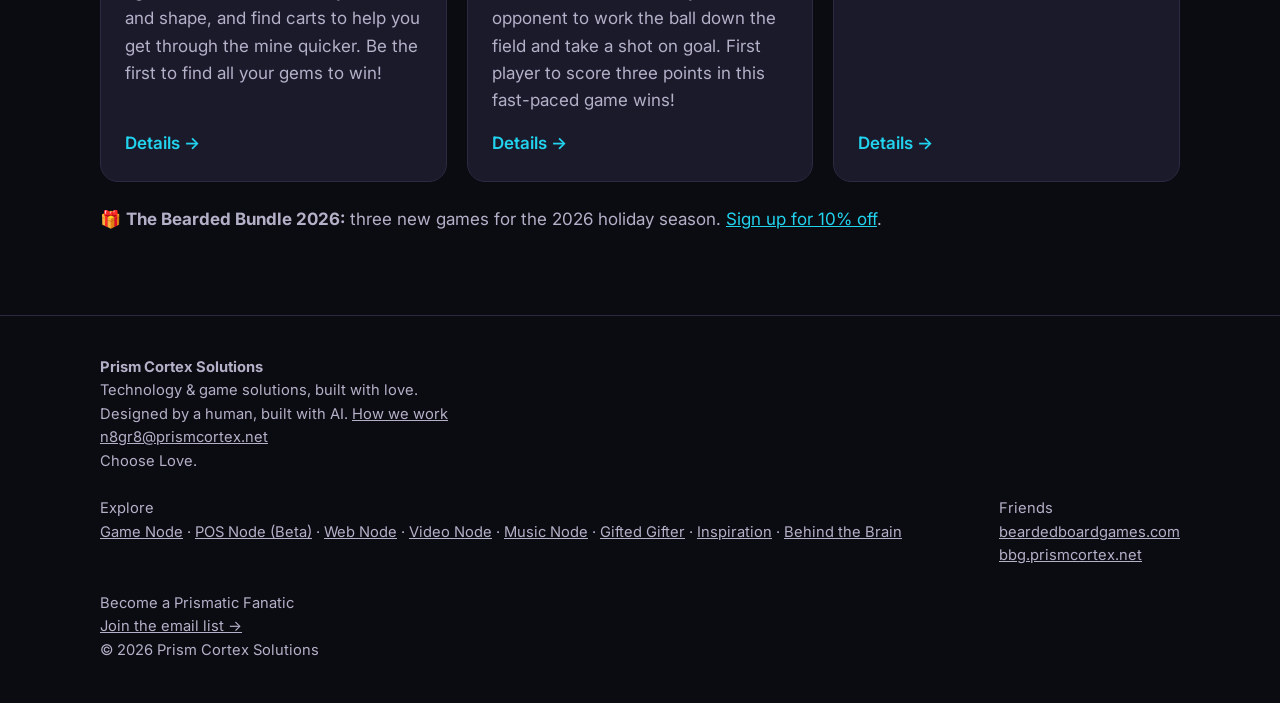
<file: site/games.html>
<!doctype html>
<html lang="en"><head>
<meta charset="utf-8"><meta name="viewport" content="width=device-width,initial-scale=1">
<title>Game Node | Prism Cortex Solutions</title>
<meta name="description" content="Board game creation and release with Bearded Board Games of St. Louis: Fences, Locked Out, Pack Lash, Mine & Find, Soccer Blocker and more.">
<meta property="og:title" content="Game Node | Prism Cortex Solutions"><meta property="og:description" content="Board game creation and release with Bearded Board Games of St. Louis: Fences, Locked Out, Pack Lash, Mine & Find, Soccer Blocker and more."><meta property="og:site_name" content="Prism Cortex Solutions">
<meta name="theme-color" content="#0b0b12">
<link rel="icon" href="favicon.ico" sizes="any"><link rel="icon" type="image/png" href="favicon.png"><link rel="apple-touch-icon" href="img/apple-touch-icon.png">
<link rel="preconnect" href="https://fonts.googleapis.com"><link rel="stylesheet" href="https://fonts.googleapis.com/css2?family=Inter:wght@400;600;700&family=Space+Grotesk:wght@600;700&display=swap">
<link rel="stylesheet" href="styles.css">

</head><body>
<svg width="0" height="0" style="position:absolute" aria-hidden="true"><defs>
<clipPath id="pcclip0">
<path clip-rule="nonzero" d="M 334 363 L 537.761719 363 L 537.761719 406 L 334 406 Z M 334 363 "/>
</clipPath>
<linearGradient id="pc-grad" x1="0" y1="0" x2="1" y2="1"><stop offset="0" stop-color="#ff4fd8"/><stop offset=".45" stop-color="#7a5cff"/><stop offset=".8" stop-color="#22d3ee"/><stop offset="1" stop-color="#facc15"/></linearGradient><symbol id="pc-brain" viewBox="70 150 475 525"><path fill-rule="nonzero" d="M 289.617188 526.511719 C 286.183594 526.511719 283.390625 529.300781 283.390625 532.730469 C 283.390625 536.164062 286.183594 538.953125 289.617188 538.953125 C 293.046875 538.953125 295.839844 536.164062 295.839844 532.730469 C 295.835938 529.300781 293.046875 526.511719 289.617188 526.511719 Z M 289.617188 526.511719 "/><path fill-rule="nonzero" d="M 232.566406 510.066406 C 229.132812 510.066406 226.34375 512.855469 226.34375 516.285156 C 226.34375 519.714844 229.132812 522.507812 232.566406 522.507812 C 236 522.507812 238.792969 519.714844 238.792969 516.285156 C 238.792969 512.855469 236 510.066406 232.566406 510.066406 Z M 232.566406 510.066406 "/><path fill-rule="nonzero" d="M 207.824219 433.6875 C 204.394531 433.6875 201.601562 436.480469 201.601562 439.90625 C 201.601562 443.335938 204.394531 446.128906 207.824219 446.128906 C 211.257812 446.128906 214.050781 443.335938 214.050781 439.90625 C 214.050781 436.480469 211.257812 433.6875 207.824219 433.6875 Z M 207.824219 433.6875 "/><path fill-rule="nonzero" d="M 166.183594 378.59375 C 162.75 378.59375 159.957031 381.386719 159.957031 384.816406 C 159.957031 388.246094 162.75 391.035156 166.183594 391.035156 C 169.613281 391.035156 172.40625 388.246094 172.40625 384.816406 C 172.40625 381.386719 169.613281 378.59375 166.183594 378.59375 Z M 166.183594 378.59375 "/><path fill-rule="nonzero" d="M 232.566406 299.320312 C 229.132812 299.320312 226.34375 302.113281 226.34375 305.542969 C 226.34375 308.972656 229.132812 311.765625 232.566406 311.765625 C 236 311.765625 238.792969 308.972656 238.792969 305.542969 C 238.792969 302.113281 236 299.320312 232.566406 299.320312 Z M 232.566406 299.320312 "/><path fill-rule="nonzero" d="M 289.617188 286.46875 C 286.183594 286.46875 283.390625 289.261719 283.390625 292.691406 C 283.390625 296.121094 286.183594 298.914062 289.617188 298.914062 C 293.046875 298.914062 295.839844 296.121094 295.839844 292.691406 C 295.835938 289.261719 293.046875 286.46875 289.617188 286.46875 Z M 289.617188 286.46875 "/><path fill-rule="nonzero" d="M 281.597656 211.148438 C 278.164062 211.148438 275.371094 213.9375 275.371094 217.367188 C 275.371094 220.800781 278.164062 223.589844 281.597656 223.589844 C 285.027344 223.589844 287.820312 220.800781 287.820312 217.367188 C 287.820312 213.9375 285.027344 211.148438 281.597656 211.148438 Z M 281.597656 211.148438 "/><path fill-rule="nonzero" d="M 281.597656 606.226562 C 278.164062 606.226562 275.371094 609.015625 275.371094 612.445312 C 275.371094 615.878906 278.164062 618.667969 281.597656 618.667969 C 285.027344 618.667969 287.820312 615.878906 287.820312 612.445312 C 287.820312 609.015625 285.027344 606.226562 281.597656 606.226562 Z M 281.597656 606.226562 "/><path fill-rule="nonzero" d="M 166.183594 405.9375 C 154.527344 405.9375 145.042969 396.464844 145.042969 384.816406 C 145.042969 373.167969 154.527344 363.6875 166.183594 363.6875 C 175.214844 363.6875 182.9375 369.378906 185.957031 377.359375 L 334.929688 377.359375 L 334.929688 350.84375 L 270.414062 350.84375 L 242.03125 324.425781 C 239.179688 325.859375 235.96875 326.664062 232.570312 326.664062 C 220.914062 326.664062 211.433594 317.191406 211.433594 305.542969 C 211.433594 293.894531 220.914062 284.414062 232.570312 284.414062 C 244.222656 284.414062 253.707031 293.890625 253.707031 305.542969 C 253.707031 308.347656 253.152344 311.027344 252.152344 313.480469 L 276.28125 335.9375 L 334.929688 335.9375 L 334.929688 300.140625 L 309.390625 300.140625 C 306.367188 308.125 298.644531 313.8125 289.613281 313.8125 C 277.960938 313.8125 268.472656 304.335938 268.472656 292.6875 C 268.472656 281.039062 277.957031 271.5625 289.613281 271.5625 C 298.644531 271.5625 306.367188 277.253906 309.390625 285.234375 L 334.929688 285.234375 L 334.929688 263.8125 L 317.261719 263.8125 L 289.070312 237.121094 C 286.746094 238.003906 284.226562 238.492188 281.59375 238.492188 C 269.941406 238.492188 260.457031 229.015625 260.457031 217.363281 C 260.457031 205.71875 269.941406 196.238281 281.59375 196.238281 C 293.25 196.238281 302.730469 205.714844 302.730469 217.363281 C 302.730469 220.917969 301.84375 224.269531 300.285156 227.210938 L 323.199219 248.90625 L 334.925781 248.90625 L 334.925781 204.90625 C 327.371094 181.660156 308.710938 164.105469 286.136719 159.753906 C 256.957031 154.125 225.636719 171.417969 212.953125 202.195312 C 199.359375 198.152344 184.816406 202.941406 176.8125 213.933594 C 169.855469 223.492188 168.84375 236.375 174.101562 247.347656 C 170.234375 247.929688 147.367188 251.75 133.441406 272.632812 C 121.679688 290.273438 120.730469 313.453125 130.734375 333.132812 C 100.820312 345.1875 80.078125 372.507812 77.429688 403.566406 C 74.371094 439.382812 95.882812 474.09375 130.734375 488.453125 C 128.773438 492.589844 120.011719 512.199219 128.027344 534.507812 C 139.328125 565.980469 173.308594 573.015625 175.007812 573.335938 C 169.570312 586.265625 172.890625 601.203125 183.140625 610.363281 C 194.011719 620.078125 210.425781 621.261719 222.890625 613.070312 C 222.488281 616.980469 220.570312 638.988281 235.539062 653.707031 C 256.824219 674.628906 291.851562 660.792969 296.078125 659.125 C 320.421875 649.507812 331.667969 628.769531 334.929688 622.113281 L 334.929688 580.90625 L 321.230469 580.90625 L 300.128906 602.296875 C 301.789062 605.308594 302.734375 608.769531 302.734375 612.449219 C 302.734375 624.097656 293.25 633.574219 281.597656 633.574219 C 269.941406 633.574219 260.460938 624.097656 260.460938 612.449219 C 260.460938 600.800781 269.941406 591.324219 281.597656 591.324219 C 284.117188 591.324219 286.53125 591.765625 288.773438 592.578125 L 314.996094 566.003906 L 334.929688 566.003906 L 334.929688 540.183594 L 309.390625 540.183594 C 306.371094 548.167969 298.648438 553.859375 289.617188 553.859375 C 277.960938 553.859375 268.476562 544.382812 268.476562 532.730469 C 268.476562 521.082031 277.960938 511.605469 289.617188 511.605469 C 298.648438 511.605469 306.371094 517.300781 309.390625 525.277344 L 334.929688 525.277344 L 334.929688 485.890625 L 274.988281 485.890625 L 252.167969 508.390625 C 253.15625 510.832031 253.707031 513.496094 253.707031 516.285156 C 253.707031 527.933594 244.222656 537.414062 232.570312 537.414062 C 220.914062 537.414062 211.433594 527.933594 211.433594 516.285156 C 211.433594 504.636719 220.914062 495.160156 232.570312 495.160156 C 235.984375 495.160156 239.207031 495.976562 242.0625 497.417969 L 268.867188 470.984375 L 334.929688 470.984375 L 334.929688 447.359375 L 227.601562 447.359375 C 224.582031 455.34375 216.855469 461.035156 207.824219 461.035156 C 196.171875 461.035156 186.6875 451.554688 186.6875 439.910156 C 186.6875 428.261719 196.171875 418.78125 207.824219 418.78125 C 216.855469 418.78125 224.582031 424.472656 227.601562 432.453125 L 334.929688 432.453125 L 334.929688 392.265625 L 185.957031 392.265625 C 182.9375 400.246094 175.214844 405.9375 166.183594 405.9375 Z M 166.183594 405.9375 "/><path fill-rule="nonzero" d="M 406.40625 485.890625 L 430.535156 508.347656 C 429.535156 510.796875 428.980469 513.476562 428.980469 516.285156 C 428.980469 527.933594 438.464844 537.414062 450.121094 537.414062 C 461.777344 537.414062 471.257812 527.933594 471.257812 516.285156 C 471.257812 504.636719 461.777344 495.160156 450.121094 495.160156 C 446.722656 495.160156 443.507812 495.972656 440.660156 497.402344 L 412.277344 470.984375 L 334.933594 470.984375 L 334.933594 485.886719 L 406.40625 485.886719 Z M 450.121094 510.066406 C 453.550781 510.066406 456.34375 512.855469 456.34375 516.285156 C 456.34375 519.714844 453.550781 522.507812 450.121094 522.507812 C 446.6875 522.507812 443.894531 519.714844 443.894531 516.285156 C 443.894531 512.855469 446.683594 510.066406 450.121094 510.066406 Z M 450.121094 510.066406 "/><path fill-rule="nonzero" d="M 413.816406 350.84375 L 440.625 324.40625 C 443.480469 325.851562 446.703125 326.664062 450.117188 326.664062 C 461.773438 326.664062 471.253906 317.191406 471.253906 305.542969 C 471.253906 293.894531 461.773438 284.414062 450.117188 284.414062 C 438.464844 284.414062 428.976562 293.890625 428.976562 305.542969 C 428.976562 308.332031 429.527344 310.992188 430.515625 313.4375 L 407.695312 335.9375 L 334.925781 335.9375 L 334.925781 350.839844 L 413.816406 350.839844 Z M 450.121094 299.320312 C 453.550781 299.320312 456.34375 302.113281 456.34375 305.542969 C 456.34375 308.972656 453.550781 311.765625 450.121094 311.765625 C 446.6875 311.765625 443.894531 308.972656 443.894531 305.542969 C 443.894531 302.113281 446.683594 299.320312 450.121094 299.320312 Z M 450.121094 299.320312 "/><path fill-rule="nonzero" d="M 373.296875 540.183594 C 376.320312 548.164062 384.042969 553.855469 393.074219 553.855469 C 404.726562 553.855469 414.214844 544.378906 414.214844 532.726562 C 414.214844 521.082031 404.730469 511.605469 393.074219 511.605469 C 384.042969 511.605469 376.320312 517.296875 373.296875 525.277344 L 334.929688 525.277344 L 334.929688 540.179688 L 373.296875 540.179688 Z M 393.074219 526.511719 C 396.503906 526.511719 399.300781 529.300781 399.300781 532.730469 C 399.300781 536.164062 396.503906 538.953125 393.074219 538.953125 C 389.640625 538.953125 386.847656 536.164062 386.847656 532.730469 C 386.84375 529.300781 389.640625 526.511719 393.074219 526.511719 Z M 393.074219 526.511719 "/><path fill-rule="nonzero" d="M 373.296875 300.140625 C 376.320312 308.125 384.042969 313.816406 393.074219 313.816406 C 404.726562 313.816406 414.214844 304.335938 414.214844 292.691406 C 414.214844 281.042969 404.730469 271.566406 393.074219 271.566406 C 384.042969 271.566406 376.320312 277.257812 373.296875 285.238281 L 334.929688 285.238281 L 334.929688 300.140625 Z M 393.074219 286.46875 C 396.503906 286.46875 399.300781 289.261719 399.300781 292.691406 C 399.300781 296.121094 396.503906 298.914062 393.074219 298.914062 C 389.640625 298.914062 386.847656 296.121094 386.847656 292.691406 C 386.84375 289.261719 389.640625 286.46875 393.074219 286.46875 Z M 393.074219 286.46875 "/><path fill-rule="nonzero" d="M 359.480469 580.90625 L 382.398438 602.601562 C 380.835938 605.542969 379.953125 608.890625 379.953125 612.445312 C 379.953125 624.09375 389.4375 633.574219 401.09375 633.574219 C 412.746094 633.574219 422.226562 624.09375 422.226562 612.445312 C 422.226562 600.796875 412.746094 591.324219 401.09375 591.324219 C 398.457031 591.324219 395.941406 591.808594 393.613281 592.6875 L 365.425781 566 L 334.933594 566 L 334.933594 580.902344 L 359.480469 580.902344 Z M 401.089844 606.226562 C 404.523438 606.226562 407.3125 609.015625 407.3125 612.445312 C 407.3125 615.878906 404.523438 618.667969 401.089844 618.667969 C 397.65625 618.667969 394.863281 615.878906 394.863281 612.445312 C 394.863281 609.015625 397.65625 606.226562 401.089844 606.226562 Z M 401.089844 606.226562 "/><path fill-rule="nonzero" d="M 367.691406 263.8125 L 393.914062 237.238281 C 396.15625 238.046875 398.570312 238.492188 401.089844 238.492188 C 412.746094 238.492188 422.226562 229.015625 422.226562 217.363281 C 422.226562 205.714844 412.746094 196.234375 401.089844 196.234375 C 389.4375 196.234375 379.949219 205.714844 379.949219 217.363281 C 379.949219 221.042969 380.898438 224.5 382.558594 227.515625 L 361.453125 248.90625 L 334.929688 248.90625 L 334.929688 263.808594 L 367.691406 263.808594 Z M 401.089844 211.148438 C 404.523438 211.148438 407.3125 213.9375 407.3125 217.367188 C 407.3125 220.800781 404.523438 223.589844 401.089844 223.589844 C 397.65625 223.589844 394.863281 220.800781 394.863281 217.367188 C 394.863281 213.9375 397.65625 211.148438 401.089844 211.148438 Z M 401.089844 211.148438 "/><path fill-rule="nonzero" d="M 455.085938 447.359375 C 458.105469 455.34375 465.828125 461.035156 474.859375 461.035156 C 486.515625 461.035156 495.996094 451.554688 495.996094 439.910156 C 495.996094 428.261719 486.515625 418.78125 474.859375 418.78125 C 465.828125 418.78125 458.105469 424.472656 455.085938 432.453125 L 334.929688 432.453125 L 334.929688 447.359375 Z M 474.859375 433.6875 C 478.292969 433.6875 481.085938 436.480469 481.085938 439.90625 C 481.085938 443.335938 478.292969 446.128906 474.859375 446.128906 C 471.429688 446.128906 468.636719 443.335938 468.636719 439.90625 C 468.636719 436.480469 471.429688 433.6875 474.859375 433.6875 Z M 474.859375 433.6875 "/><g clip-path="url(#pcclip0)">
<path fill-rule="nonzero" d="M 516.503906 363.6875 C 507.472656 363.6875 499.75 369.378906 496.726562 377.359375 L 334.929688 377.359375 L 334.929688 392.265625 L 496.726562 392.265625 C 499.75 400.246094 507.472656 405.9375 516.503906 405.9375 C 528.160156 405.9375 537.640625 396.460938 537.640625 384.8125 C 537.640625 373.164062 528.160156 363.6875 516.503906 363.6875 Z M 516.503906 391.035156 C 513.070312 391.035156 510.28125 388.246094 510.28125 384.816406 C 510.28125 381.386719 513.070312 378.59375 516.503906 378.59375 C 519.9375 378.59375 522.730469 381.386719 522.730469 384.816406 C 522.730469 388.246094 519.9375 391.035156 516.503906 391.035156 Z M 516.503906 391.035156 "/>
</g></symbol></defs></svg>
<header class="site"><div class="wrap">
<a class="logo" href="index.html"><img src="img/logo.png" alt="Prism Cortex Solutions" height="44" style="height:44px;width:auto"></a>
<button class="menu-btn" aria-label="Menu" onclick="document.querySelector('nav.main').classList.toggle('open')">☰</button>
<nav class="main"><a href="index.html">Home</a><a href="games.html" aria-current=page>Game Node</a><a href="pos.html">POS Node (Beta)</a><a href="solutions.html">Web Node (Beta)</a><a href="videos.html">Video Node</a><a href="music.html">Music Node</a><a href="gifted-gifter.html">Gifted Gifter</a><a href="behind-the-brain.html">Behind the Brain</a><a href="contact.html">Contact</a></nav>
</div></header>
<main>

<section class="hero"><div class="wrap">
<span class="eyebrow">Game Node</span>
<h1>Games made <span class="grad">to be played again</span></h1>
<p class="lead">We make I Crit You Not! for the browser, and we design, test, print and release board games with Bearded Board Games, a St. Louis studio led by Adam Collins, Tim Forbis and Nate Sloan. Releases and the shop live at beardedboardgames.com.</p>
<div class="btns"><a class="btn primary" href="https://beardedboardgames.com">Shop at beardedboardgames.com</a><a class="btn" href="https://bbg.prismcortex.net">Board games at bbg.prismcortex.net</a></div>
</div></section>
<section class="banner"><div class="banner-photo"><img src="img/n8-banner.jpg" alt="N8 grinning with his N8 guitar, waving, in front of glowing Cortex nodes and faint game art from I Crit You Not! and Bearded Board Games"><span class="hi">Hi, I&rsquo;m N8. Let&rsquo;s play.</span></div></section>
<section class="alt" id="icyn"><div class="wrap feature">
<div>
<img src="img/icyn-logo.png" alt="I Crit You Not! logo" style="width:180px;margin-bottom:12px">
<span class="tag">Online Game</span>
<h2>I Crit You Not!</h2>
<p class="muted"><a href="https://icyn.prismcortex.net">icyn.prismcortex.net</a> · An 8-round duel of the mighty D20. Roll for speed and luck, read the scroll tables, land crits and dodge fumbles.</p>
<ul class="ticks"><li>Duel the computer or pass and play with a friend</li><li>Boss mode against Starvos, with its own soundtrack</li><li>Online duels by join code, refereed by the server so nobody can predict a roll</li><li>Ranked results and stats when you sign in</li></ul>
<div class="btns"><a class="btn primary" href="https://icyn.prismcortex.net">Play I Crit You Not!</a><a class="btn" href="https://icyn.prismcortex.net/?pass=open">Print &amp; Play edition (Crit Pass)</a></div>
</div>
<div><iframe loading="lazy" style="aspect-ratio:16/9;width:100%;border:0;border-radius:12px" src="https://www.youtube-nocookie.com/embed/RUon07ukD30" title="Learn to play I Crit You Not! with Lettuce Talk Games" allow="encrypted-media; picture-in-picture" allowfullscreen></iframe></div>
</div></section>
<section><div class="wrap">
<div class="bbg-head"><img src="img/bbg-logo.png" alt="Bearded Board Games logo"><div><h2>Bearded Board Games lineup</h2><p class="muted">Quick, fun games from St. Louis that are easy to teach and hard to put down.</p></div></div>
<div class="grid"><div class="card"><img class=cover src=img/game-fences.jpg alt="Fences cover" loading=lazy><span class="tag">Out now</span><h3>Fences</h3><p>Farmers compete to build fields for their animals. Lay tiles to grow your farms and collect your animals. Earn points for each animal you own, and also for completing farms you don&rsquo;t own. Each tile expands your farm but also your neighbors&rsquo;, so play strategically. Every player has a unique farmer profile that changes how they score, so every game is different!</p><a class="more" href="https://beardedboardgames.com/fences">Details →</a></div><div class="card"><img class=cover src=img/game-locked-out.jpg alt="Locked Out cover" loading=lazy><span class="tag">Out now</span><h3>Locked Out</h3><p>It is the year 2368. You and your gang of criminals stole a spacecraft full of loot, but the ship&rsquo;s computer locked you out. Use tools to reach new areas and take back control before your resources run out, and watch out for greedy crewmates who might steal them. Escape together while grabbing as much loot as you can. If the gang fails to escape, the player with the least money wins. Winner of The Game Crafter&rsquo;s competition sponsored by Eat Lunch and Board Game and Bearded Board Games.</p><a class="more" href="https://beardedboardgames.com/locked-out">Details →</a></div><div class="card"><img class=cover src=img/game-pack-lash.jpg alt="Pack Lash cover" loading=lazy><span class="tag soon">Coming soon</span><h3>Pack Lash</h3><p>A fast-paced, head-to-head, asymmetric card game with variable player winning conditions. Try to achieve your victory condition while preventing your opponent from achieving theirs. Designed by Craig Hughes with art by Hailey Fetting.</p><a class="more" href="https://beardedboardgames.com/pack-lash">Details →</a></div><div class="card"><img class=cover src=img/game-mine-find.jpg alt="Mine &amp; Find cover" loading=lazy><span class="tag soon">Coming soon</span><h3>Mine &amp; Find</h3><p>A quick and easy card game for all ages. Search the mine for your color and shape, and find carts to help you get through the mine quicker. Be the first to find all your gems to win!</p><a class="more" href="https://beardedboardgames.com/mine-find">Details →</a></div><div class="card"><img class=cover src=img/game-soccer-blocker.jpg alt="Soccer Blocker cover" loading=lazy><span class="tag soon">Coming soon</span><h3>Soccer Blocker</h3><p>A 1 v 1 soccer duel. Out-guess, out-think and out-maneuver your opponent to work the ball down the field and take a shot on goal. First player to score three points in this fast-paced game wins!</p><a class="more" href="https://beardedboardgames.com/soccer-blocker">Details →</a></div><div class="card"><span class="tag soon">Coming 2027</span><h3>Fences: The Roll &amp; Write</h3><p>A new game in the Fences universe! Roll the dice, draft one and mark your sheet. Plan your farm by grouping outcomes in specific ways. From designers Darren Reckner and Jason Hager of Durdle Games.</p><a class="more" href="https://beardedboardgames.com/fences-the-roll-write">Details →</a></div></div>
<p class="muted" style="margin-top:24px">🎁 <strong>The Bearded Bundle 2026:</strong> three new games for the 2026 holiday season. <a href="https://beardedboardgames.com/bb2026-vip">Sign up for 10% off</a>.</p>
</div></section>

</main>
<footer class="site"><div class="wrap">
<div><strong>Prism Cortex Solutions</strong><br>Technology &amp; game solutions, built with love.<br>Designed by a human, built with AI. <a href="solutions.html#ai">How we work</a><br><a href="mailto:n8gr8@prismcortex.net">n8gr8@prismcortex.net</a><br>Choose Love.</div>
<div>Explore<br><a href="games.html">Game Node</a> · <a href="pos.html">POS Node (Beta)</a> · <a href="solutions.html">Web Node</a> · <a href="videos.html">Video Node</a> · <a href="music.html">Music Node</a> · <a href="gifted-gifter.html">Gifted Gifter</a> · <a href="inspiration.html">Inspiration</a> · <a href="behind-the-brain.html">Behind the Brain</a></div>
<div>Friends<br><a href="https://beardedboardgames.com">beardedboardgames.com</a><br><a href="https://bbg.prismcortex.net">bbg.prismcortex.net</a></div>
<div>Become a Prismatic Fanatic<br><a href="contact.html">Join the email list →</a><br>© 2026 Prism Cortex Solutions</div>
</div></footer>
<script>(function(){var g=document.querySelector('.nodegraph');if(!g)return;function on(k){g.classList.add('focus');document.querySelectorAll('[data-node="'+k+'"]').forEach(function(e){e.classList.add('on')})}function off(){g.classList.remove('focus');document.querySelectorAll('[data-node].on').forEach(function(e){e.classList.remove('on')})}document.querySelectorAll('[data-node]').forEach(function(e){e.addEventListener('mouseenter',function(){on(e.dataset.node)});e.addEventListener('mouseleave',off)})})();</script>
</body></html>
</file>
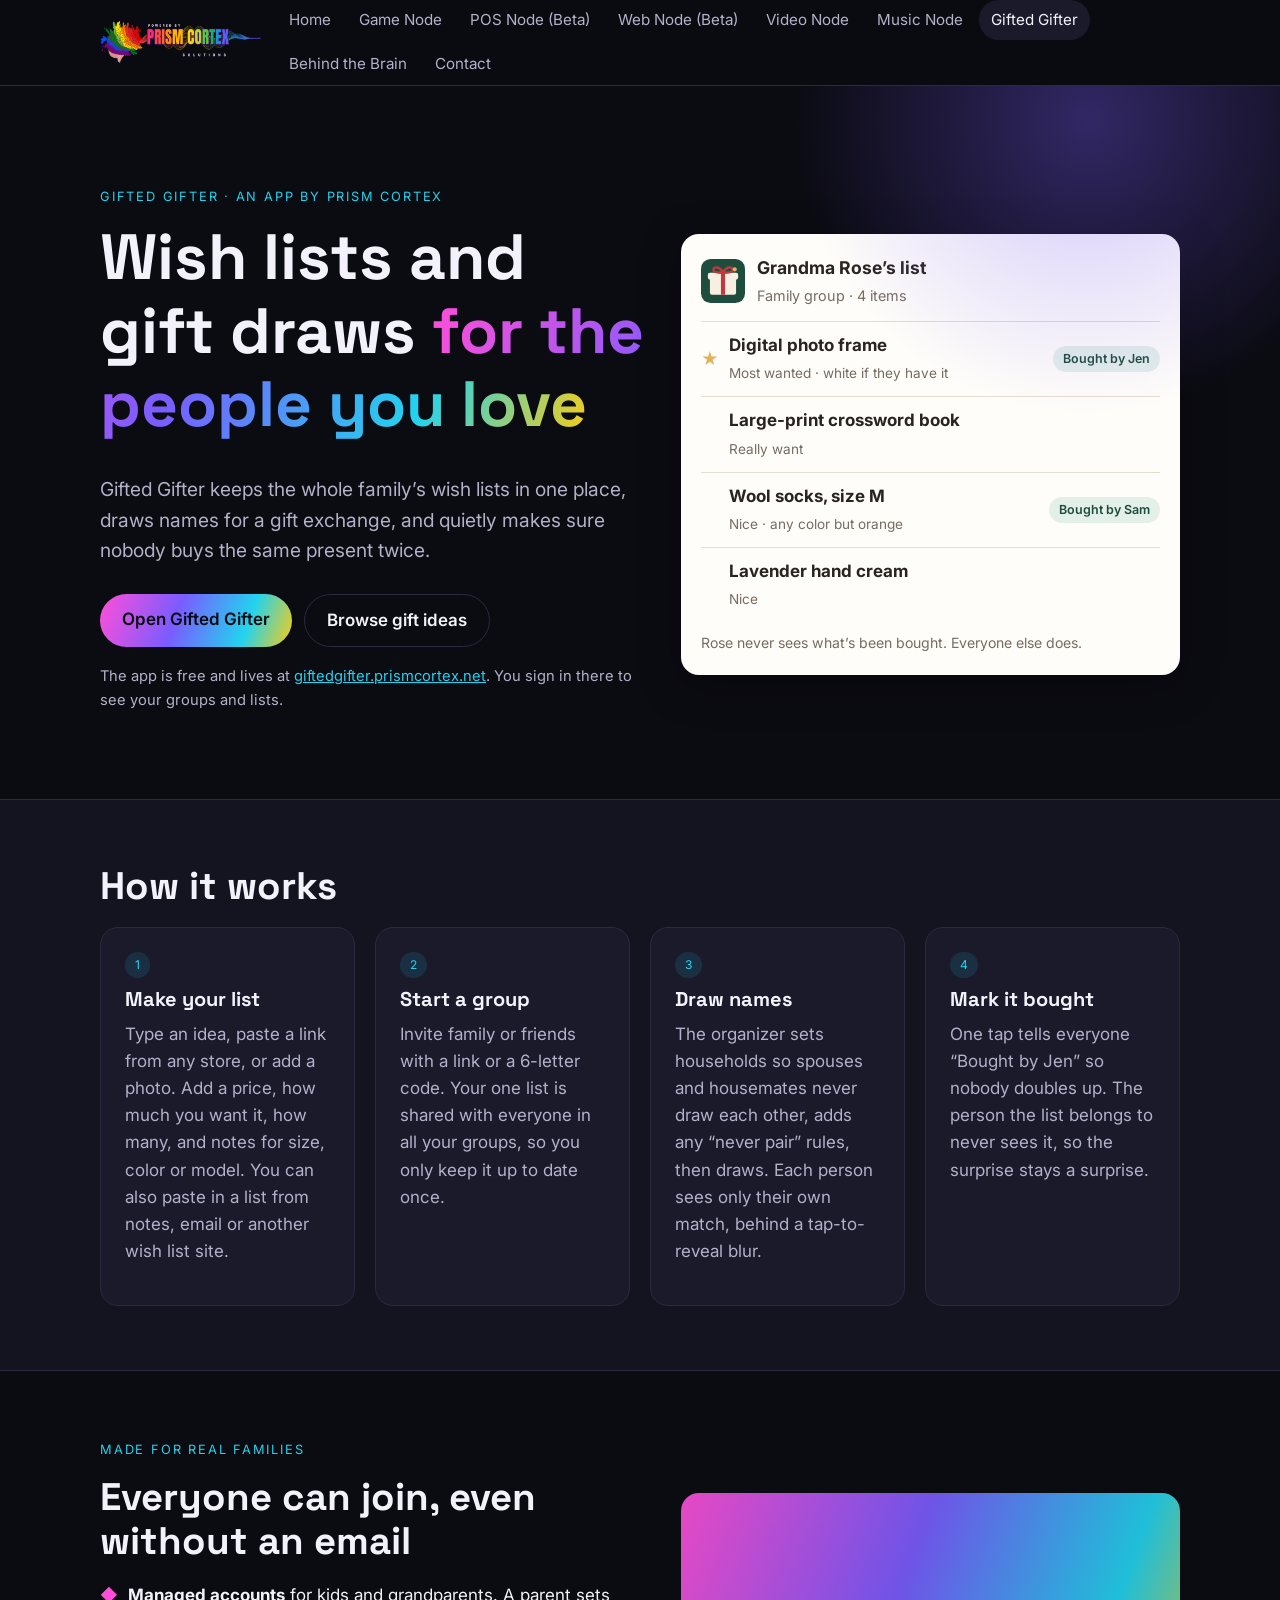
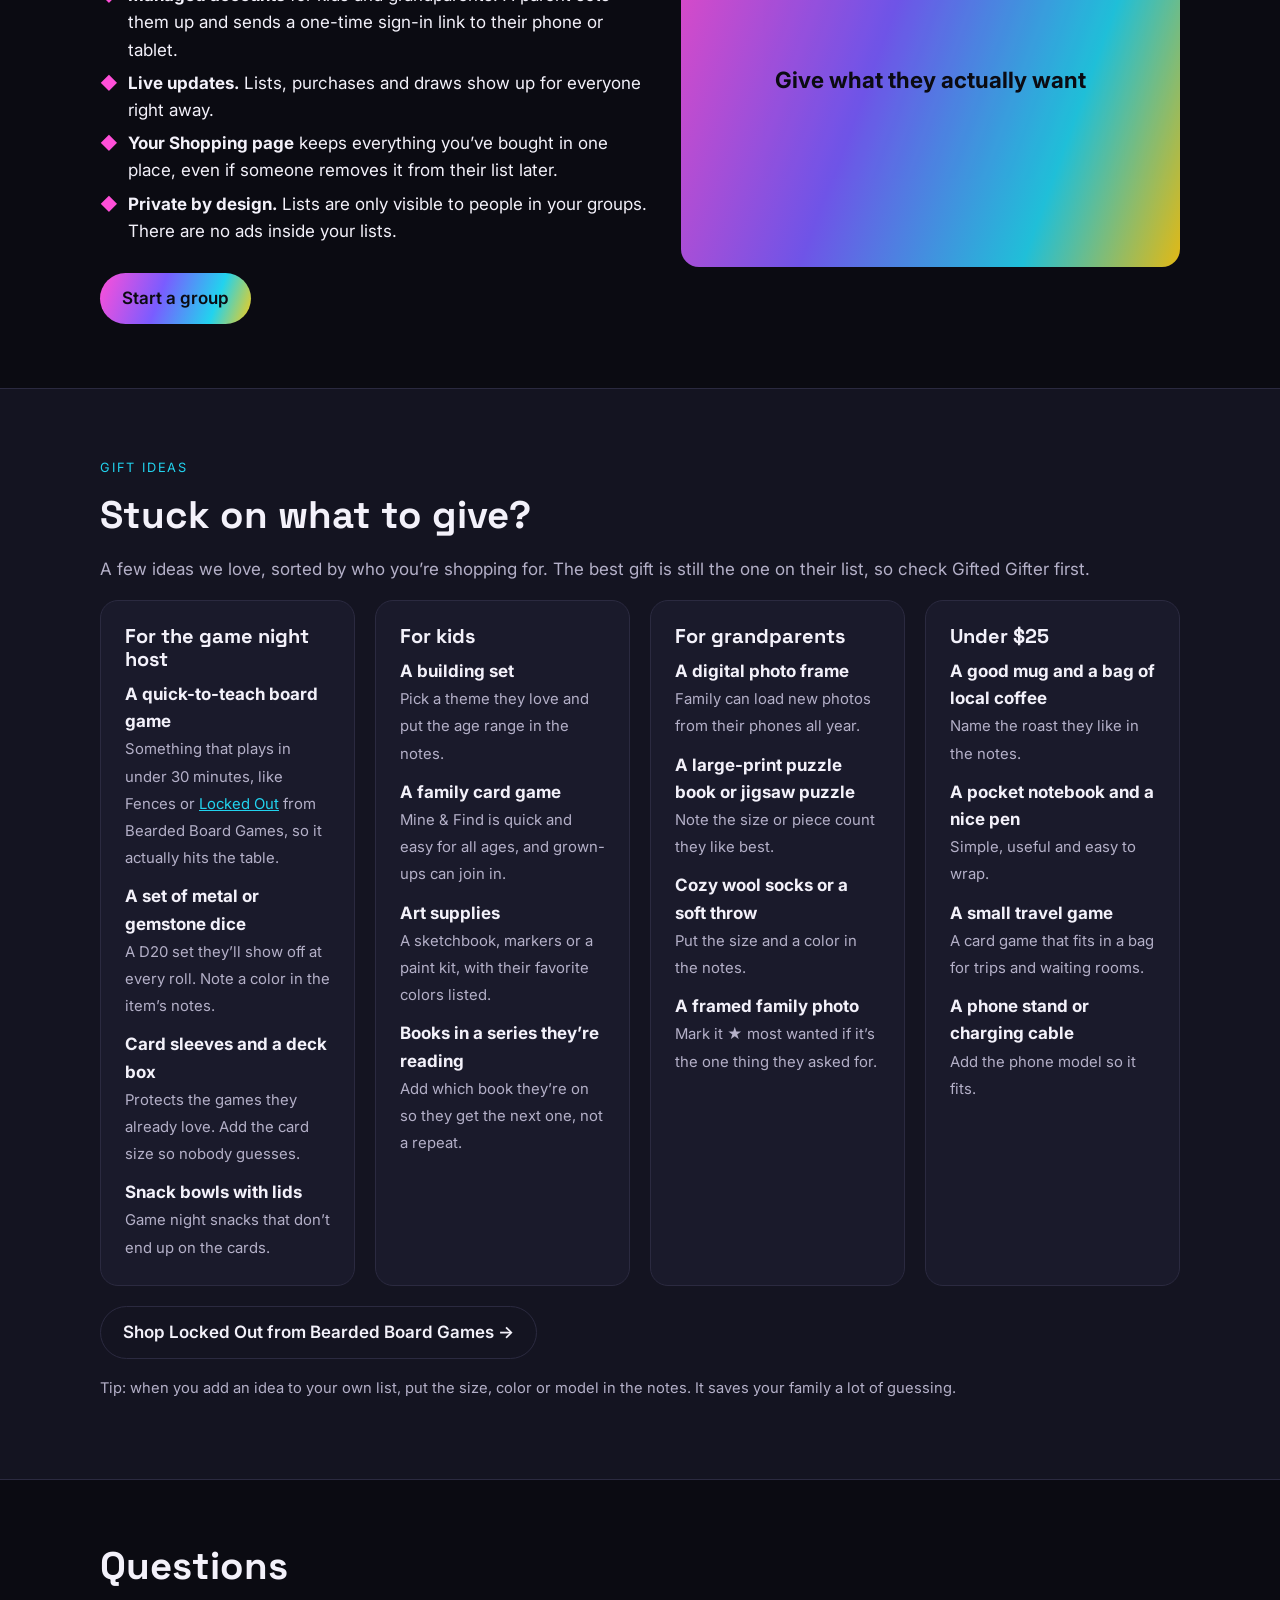
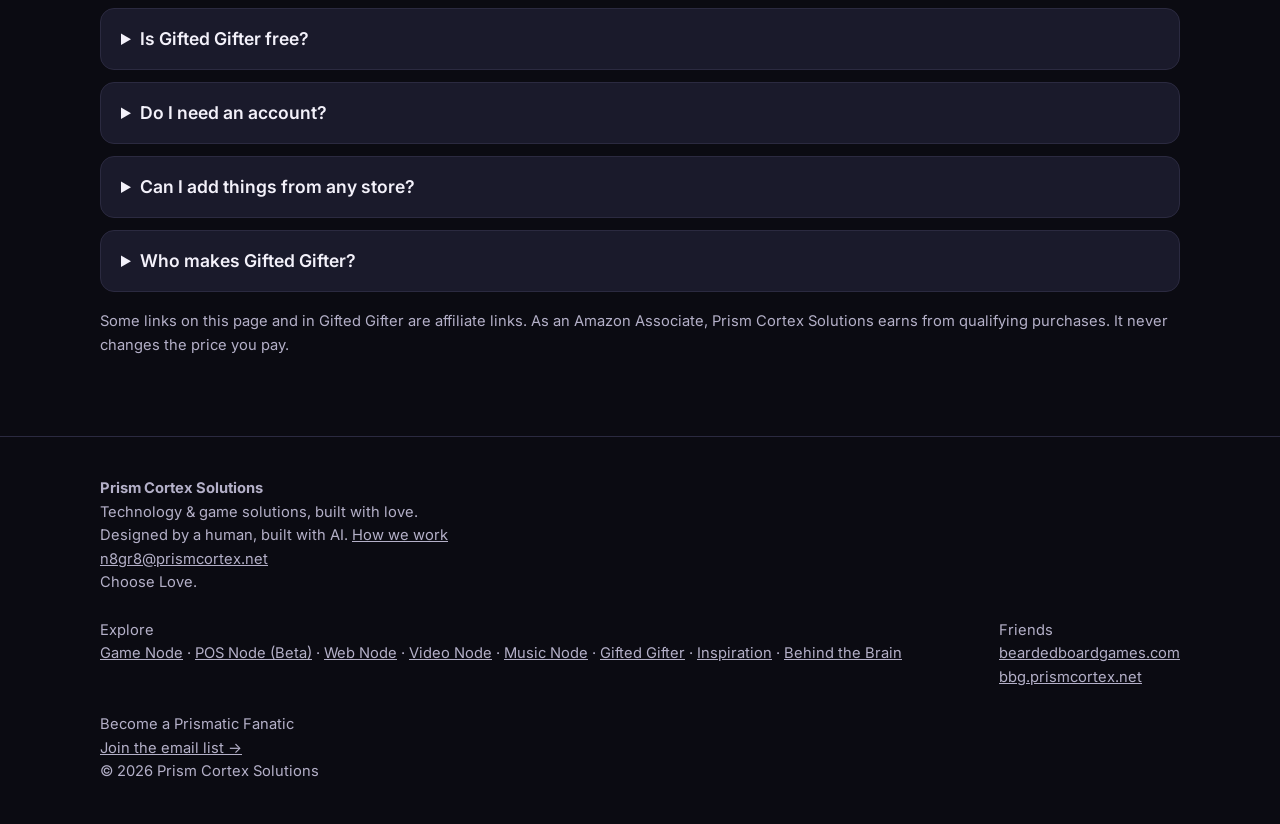
<file: site/gifted-gifter.html>
<!doctype html>
<html lang="en"><head>
<meta charset="utf-8"><meta name="viewport" content="width=device-width,initial-scale=1">
<title>Gifted Gifter | Wish lists & gift draws | Prism Cortex Solutions</title>
<meta name="description" content="Gifted Gifter is a free wish list and secret gift draw app for families and friends, made by Prism Cortex Solutions. See how it works and browse gift ideas.">
<meta property="og:title" content="Gifted Gifter | Wish lists & gift draws | Prism Cortex Solutions"><meta property="og:description" content="Gifted Gifter is a free wish list and secret gift draw app for families and friends, made by Prism Cortex Solutions. See how it works and browse gift ideas."><meta property="og:site_name" content="Prism Cortex Solutions">
<meta name="theme-color" content="#0b0b12">
<link rel="icon" href="favicon.ico" sizes="any"><link rel="icon" type="image/png" href="favicon.png"><link rel="apple-touch-icon" href="img/apple-touch-icon.png">
<link rel="preconnect" href="https://fonts.googleapis.com"><link rel="stylesheet" href="https://fonts.googleapis.com/css2?family=Inter:wght@400;600;700&family=Space+Grotesk:wght@600;700&display=swap">
<link rel="stylesheet" href="styles.css">

</head><body>
<svg width="0" height="0" style="position:absolute" aria-hidden="true"><defs>
<clipPath id="pcclip0">
<path clip-rule="nonzero" d="M 334 363 L 537.761719 363 L 537.761719 406 L 334 406 Z M 334 363 "/>
</clipPath>
<linearGradient id="pc-grad" x1="0" y1="0" x2="1" y2="1"><stop offset="0" stop-color="#ff4fd8"/><stop offset=".45" stop-color="#7a5cff"/><stop offset=".8" stop-color="#22d3ee"/><stop offset="1" stop-color="#facc15"/></linearGradient><symbol id="pc-brain" viewBox="70 150 475 525"><path fill-rule="nonzero" d="M 289.617188 526.511719 C 286.183594 526.511719 283.390625 529.300781 283.390625 532.730469 C 283.390625 536.164062 286.183594 538.953125 289.617188 538.953125 C 293.046875 538.953125 295.839844 536.164062 295.839844 532.730469 C 295.835938 529.300781 293.046875 526.511719 289.617188 526.511719 Z M 289.617188 526.511719 "/><path fill-rule="nonzero" d="M 232.566406 510.066406 C 229.132812 510.066406 226.34375 512.855469 226.34375 516.285156 C 226.34375 519.714844 229.132812 522.507812 232.566406 522.507812 C 236 522.507812 238.792969 519.714844 238.792969 516.285156 C 238.792969 512.855469 236 510.066406 232.566406 510.066406 Z M 232.566406 510.066406 "/><path fill-rule="nonzero" d="M 207.824219 433.6875 C 204.394531 433.6875 201.601562 436.480469 201.601562 439.90625 C 201.601562 443.335938 204.394531 446.128906 207.824219 446.128906 C 211.257812 446.128906 214.050781 443.335938 214.050781 439.90625 C 214.050781 436.480469 211.257812 433.6875 207.824219 433.6875 Z M 207.824219 433.6875 "/><path fill-rule="nonzero" d="M 166.183594 378.59375 C 162.75 378.59375 159.957031 381.386719 159.957031 384.816406 C 159.957031 388.246094 162.75 391.035156 166.183594 391.035156 C 169.613281 391.035156 172.40625 388.246094 172.40625 384.816406 C 172.40625 381.386719 169.613281 378.59375 166.183594 378.59375 Z M 166.183594 378.59375 "/><path fill-rule="nonzero" d="M 232.566406 299.320312 C 229.132812 299.320312 226.34375 302.113281 226.34375 305.542969 C 226.34375 308.972656 229.132812 311.765625 232.566406 311.765625 C 236 311.765625 238.792969 308.972656 238.792969 305.542969 C 238.792969 302.113281 236 299.320312 232.566406 299.320312 Z M 232.566406 299.320312 "/><path fill-rule="nonzero" d="M 289.617188 286.46875 C 286.183594 286.46875 283.390625 289.261719 283.390625 292.691406 C 283.390625 296.121094 286.183594 298.914062 289.617188 298.914062 C 293.046875 298.914062 295.839844 296.121094 295.839844 292.691406 C 295.835938 289.261719 293.046875 286.46875 289.617188 286.46875 Z M 289.617188 286.46875 "/><path fill-rule="nonzero" d="M 281.597656 211.148438 C 278.164062 211.148438 275.371094 213.9375 275.371094 217.367188 C 275.371094 220.800781 278.164062 223.589844 281.597656 223.589844 C 285.027344 223.589844 287.820312 220.800781 287.820312 217.367188 C 287.820312 213.9375 285.027344 211.148438 281.597656 211.148438 Z M 281.597656 211.148438 "/><path fill-rule="nonzero" d="M 281.597656 606.226562 C 278.164062 606.226562 275.371094 609.015625 275.371094 612.445312 C 275.371094 615.878906 278.164062 618.667969 281.597656 618.667969 C 285.027344 618.667969 287.820312 615.878906 287.820312 612.445312 C 287.820312 609.015625 285.027344 606.226562 281.597656 606.226562 Z M 281.597656 606.226562 "/><path fill-rule="nonzero" d="M 166.183594 405.9375 C 154.527344 405.9375 145.042969 396.464844 145.042969 384.816406 C 145.042969 373.167969 154.527344 363.6875 166.183594 363.6875 C 175.214844 363.6875 182.9375 369.378906 185.957031 377.359375 L 334.929688 377.359375 L 334.929688 350.84375 L 270.414062 350.84375 L 242.03125 324.425781 C 239.179688 325.859375 235.96875 326.664062 232.570312 326.664062 C 220.914062 326.664062 211.433594 317.191406 211.433594 305.542969 C 211.433594 293.894531 220.914062 284.414062 232.570312 284.414062 C 244.222656 284.414062 253.707031 293.890625 253.707031 305.542969 C 253.707031 308.347656 253.152344 311.027344 252.152344 313.480469 L 276.28125 335.9375 L 334.929688 335.9375 L 334.929688 300.140625 L 309.390625 300.140625 C 306.367188 308.125 298.644531 313.8125 289.613281 313.8125 C 277.960938 313.8125 268.472656 304.335938 268.472656 292.6875 C 268.472656 281.039062 277.957031 271.5625 289.613281 271.5625 C 298.644531 271.5625 306.367188 277.253906 309.390625 285.234375 L 334.929688 285.234375 L 334.929688 263.8125 L 317.261719 263.8125 L 289.070312 237.121094 C 286.746094 238.003906 284.226562 238.492188 281.59375 238.492188 C 269.941406 238.492188 260.457031 229.015625 260.457031 217.363281 C 260.457031 205.71875 269.941406 196.238281 281.59375 196.238281 C 293.25 196.238281 302.730469 205.714844 302.730469 217.363281 C 302.730469 220.917969 301.84375 224.269531 300.285156 227.210938 L 323.199219 248.90625 L 334.925781 248.90625 L 334.925781 204.90625 C 327.371094 181.660156 308.710938 164.105469 286.136719 159.753906 C 256.957031 154.125 225.636719 171.417969 212.953125 202.195312 C 199.359375 198.152344 184.816406 202.941406 176.8125 213.933594 C 169.855469 223.492188 168.84375 236.375 174.101562 247.347656 C 170.234375 247.929688 147.367188 251.75 133.441406 272.632812 C 121.679688 290.273438 120.730469 313.453125 130.734375 333.132812 C 100.820312 345.1875 80.078125 372.507812 77.429688 403.566406 C 74.371094 439.382812 95.882812 474.09375 130.734375 488.453125 C 128.773438 492.589844 120.011719 512.199219 128.027344 534.507812 C 139.328125 565.980469 173.308594 573.015625 175.007812 573.335938 C 169.570312 586.265625 172.890625 601.203125 183.140625 610.363281 C 194.011719 620.078125 210.425781 621.261719 222.890625 613.070312 C 222.488281 616.980469 220.570312 638.988281 235.539062 653.707031 C 256.824219 674.628906 291.851562 660.792969 296.078125 659.125 C 320.421875 649.507812 331.667969 628.769531 334.929688 622.113281 L 334.929688 580.90625 L 321.230469 580.90625 L 300.128906 602.296875 C 301.789062 605.308594 302.734375 608.769531 302.734375 612.449219 C 302.734375 624.097656 293.25 633.574219 281.597656 633.574219 C 269.941406 633.574219 260.460938 624.097656 260.460938 612.449219 C 260.460938 600.800781 269.941406 591.324219 281.597656 591.324219 C 284.117188 591.324219 286.53125 591.765625 288.773438 592.578125 L 314.996094 566.003906 L 334.929688 566.003906 L 334.929688 540.183594 L 309.390625 540.183594 C 306.371094 548.167969 298.648438 553.859375 289.617188 553.859375 C 277.960938 553.859375 268.476562 544.382812 268.476562 532.730469 C 268.476562 521.082031 277.960938 511.605469 289.617188 511.605469 C 298.648438 511.605469 306.371094 517.300781 309.390625 525.277344 L 334.929688 525.277344 L 334.929688 485.890625 L 274.988281 485.890625 L 252.167969 508.390625 C 253.15625 510.832031 253.707031 513.496094 253.707031 516.285156 C 253.707031 527.933594 244.222656 537.414062 232.570312 537.414062 C 220.914062 537.414062 211.433594 527.933594 211.433594 516.285156 C 211.433594 504.636719 220.914062 495.160156 232.570312 495.160156 C 235.984375 495.160156 239.207031 495.976562 242.0625 497.417969 L 268.867188 470.984375 L 334.929688 470.984375 L 334.929688 447.359375 L 227.601562 447.359375 C 224.582031 455.34375 216.855469 461.035156 207.824219 461.035156 C 196.171875 461.035156 186.6875 451.554688 186.6875 439.910156 C 186.6875 428.261719 196.171875 418.78125 207.824219 418.78125 C 216.855469 418.78125 224.582031 424.472656 227.601562 432.453125 L 334.929688 432.453125 L 334.929688 392.265625 L 185.957031 392.265625 C 182.9375 400.246094 175.214844 405.9375 166.183594 405.9375 Z M 166.183594 405.9375 "/><path fill-rule="nonzero" d="M 406.40625 485.890625 L 430.535156 508.347656 C 429.535156 510.796875 428.980469 513.476562 428.980469 516.285156 C 428.980469 527.933594 438.464844 537.414062 450.121094 537.414062 C 461.777344 537.414062 471.257812 527.933594 471.257812 516.285156 C 471.257812 504.636719 461.777344 495.160156 450.121094 495.160156 C 446.722656 495.160156 443.507812 495.972656 440.660156 497.402344 L 412.277344 470.984375 L 334.933594 470.984375 L 334.933594 485.886719 L 406.40625 485.886719 Z M 450.121094 510.066406 C 453.550781 510.066406 456.34375 512.855469 456.34375 516.285156 C 456.34375 519.714844 453.550781 522.507812 450.121094 522.507812 C 446.6875 522.507812 443.894531 519.714844 443.894531 516.285156 C 443.894531 512.855469 446.683594 510.066406 450.121094 510.066406 Z M 450.121094 510.066406 "/><path fill-rule="nonzero" d="M 413.816406 350.84375 L 440.625 324.40625 C 443.480469 325.851562 446.703125 326.664062 450.117188 326.664062 C 461.773438 326.664062 471.253906 317.191406 471.253906 305.542969 C 471.253906 293.894531 461.773438 284.414062 450.117188 284.414062 C 438.464844 284.414062 428.976562 293.890625 428.976562 305.542969 C 428.976562 308.332031 429.527344 310.992188 430.515625 313.4375 L 407.695312 335.9375 L 334.925781 335.9375 L 334.925781 350.839844 L 413.816406 350.839844 Z M 450.121094 299.320312 C 453.550781 299.320312 456.34375 302.113281 456.34375 305.542969 C 456.34375 308.972656 453.550781 311.765625 450.121094 311.765625 C 446.6875 311.765625 443.894531 308.972656 443.894531 305.542969 C 443.894531 302.113281 446.683594 299.320312 450.121094 299.320312 Z M 450.121094 299.320312 "/><path fill-rule="nonzero" d="M 373.296875 540.183594 C 376.320312 548.164062 384.042969 553.855469 393.074219 553.855469 C 404.726562 553.855469 414.214844 544.378906 414.214844 532.726562 C 414.214844 521.082031 404.730469 511.605469 393.074219 511.605469 C 384.042969 511.605469 376.320312 517.296875 373.296875 525.277344 L 334.929688 525.277344 L 334.929688 540.179688 L 373.296875 540.179688 Z M 393.074219 526.511719 C 396.503906 526.511719 399.300781 529.300781 399.300781 532.730469 C 399.300781 536.164062 396.503906 538.953125 393.074219 538.953125 C 389.640625 538.953125 386.847656 536.164062 386.847656 532.730469 C 386.84375 529.300781 389.640625 526.511719 393.074219 526.511719 Z M 393.074219 526.511719 "/><path fill-rule="nonzero" d="M 373.296875 300.140625 C 376.320312 308.125 384.042969 313.816406 393.074219 313.816406 C 404.726562 313.816406 414.214844 304.335938 414.214844 292.691406 C 414.214844 281.042969 404.730469 271.566406 393.074219 271.566406 C 384.042969 271.566406 376.320312 277.257812 373.296875 285.238281 L 334.929688 285.238281 L 334.929688 300.140625 Z M 393.074219 286.46875 C 396.503906 286.46875 399.300781 289.261719 399.300781 292.691406 C 399.300781 296.121094 396.503906 298.914062 393.074219 298.914062 C 389.640625 298.914062 386.847656 296.121094 386.847656 292.691406 C 386.84375 289.261719 389.640625 286.46875 393.074219 286.46875 Z M 393.074219 286.46875 "/><path fill-rule="nonzero" d="M 359.480469 580.90625 L 382.398438 602.601562 C 380.835938 605.542969 379.953125 608.890625 379.953125 612.445312 C 379.953125 624.09375 389.4375 633.574219 401.09375 633.574219 C 412.746094 633.574219 422.226562 624.09375 422.226562 612.445312 C 422.226562 600.796875 412.746094 591.324219 401.09375 591.324219 C 398.457031 591.324219 395.941406 591.808594 393.613281 592.6875 L 365.425781 566 L 334.933594 566 L 334.933594 580.902344 L 359.480469 580.902344 Z M 401.089844 606.226562 C 404.523438 606.226562 407.3125 609.015625 407.3125 612.445312 C 407.3125 615.878906 404.523438 618.667969 401.089844 618.667969 C 397.65625 618.667969 394.863281 615.878906 394.863281 612.445312 C 394.863281 609.015625 397.65625 606.226562 401.089844 606.226562 Z M 401.089844 606.226562 "/><path fill-rule="nonzero" d="M 367.691406 263.8125 L 393.914062 237.238281 C 396.15625 238.046875 398.570312 238.492188 401.089844 238.492188 C 412.746094 238.492188 422.226562 229.015625 422.226562 217.363281 C 422.226562 205.714844 412.746094 196.234375 401.089844 196.234375 C 389.4375 196.234375 379.949219 205.714844 379.949219 217.363281 C 379.949219 221.042969 380.898438 224.5 382.558594 227.515625 L 361.453125 248.90625 L 334.929688 248.90625 L 334.929688 263.808594 L 367.691406 263.808594 Z M 401.089844 211.148438 C 404.523438 211.148438 407.3125 213.9375 407.3125 217.367188 C 407.3125 220.800781 404.523438 223.589844 401.089844 223.589844 C 397.65625 223.589844 394.863281 220.800781 394.863281 217.367188 C 394.863281 213.9375 397.65625 211.148438 401.089844 211.148438 Z M 401.089844 211.148438 "/><path fill-rule="nonzero" d="M 455.085938 447.359375 C 458.105469 455.34375 465.828125 461.035156 474.859375 461.035156 C 486.515625 461.035156 495.996094 451.554688 495.996094 439.910156 C 495.996094 428.261719 486.515625 418.78125 474.859375 418.78125 C 465.828125 418.78125 458.105469 424.472656 455.085938 432.453125 L 334.929688 432.453125 L 334.929688 447.359375 Z M 474.859375 433.6875 C 478.292969 433.6875 481.085938 436.480469 481.085938 439.90625 C 481.085938 443.335938 478.292969 446.128906 474.859375 446.128906 C 471.429688 446.128906 468.636719 443.335938 468.636719 439.90625 C 468.636719 436.480469 471.429688 433.6875 474.859375 433.6875 Z M 474.859375 433.6875 "/><g clip-path="url(#pcclip0)">
<path fill-rule="nonzero" d="M 516.503906 363.6875 C 507.472656 363.6875 499.75 369.378906 496.726562 377.359375 L 334.929688 377.359375 L 334.929688 392.265625 L 496.726562 392.265625 C 499.75 400.246094 507.472656 405.9375 516.503906 405.9375 C 528.160156 405.9375 537.640625 396.460938 537.640625 384.8125 C 537.640625 373.164062 528.160156 363.6875 516.503906 363.6875 Z M 516.503906 391.035156 C 513.070312 391.035156 510.28125 388.246094 510.28125 384.816406 C 510.28125 381.386719 513.070312 378.59375 516.503906 378.59375 C 519.9375 378.59375 522.730469 381.386719 522.730469 384.816406 C 522.730469 388.246094 519.9375 391.035156 516.503906 391.035156 Z M 516.503906 391.035156 "/>
</g></symbol></defs></svg>
<header class="site"><div class="wrap">
<a class="logo" href="index.html"><img src="img/logo.png" alt="Prism Cortex Solutions" height="44" style="height:44px;width:auto"></a>
<button class="menu-btn" aria-label="Menu" onclick="document.querySelector('nav.main').classList.toggle('open')">☰</button>
<nav class="main"><a href="index.html">Home</a><a href="games.html">Game Node</a><a href="pos.html">POS Node (Beta)</a><a href="solutions.html">Web Node (Beta)</a><a href="videos.html">Video Node</a><a href="music.html">Music Node</a><a href="gifted-gifter.html" aria-current=page>Gifted Gifter</a><a href="behind-the-brain.html">Behind the Brain</a><a href="contact.html">Contact</a></nav>
</div></header>
<main>

<section class="hero"><div class="wrap feature">
<div>
<span class="eyebrow">Gifted Gifter · an app by Prism Cortex</span>
<h1>Wish lists and gift draws <span class="grad">for the people you love</span></h1>
<p class="lead">Gifted Gifter keeps the whole family&rsquo;s wish lists in one place, draws names for a gift exchange, and quietly makes sure nobody buys the same present twice.</p>
<div class="btns"><a class="btn primary" href="https://giftedgifter.prismcortex.net">Open Gifted Gifter</a><a class="btn" href="#ideas">Browse gift ideas</a></div>
<p class="muted fine">The app is free and lives at <a href="https://giftedgifter.prismcortex.net">giftedgifter.prismcortex.net</a>. You sign in there to see your groups and lists.</p>
</div>
<div class="gg-demo" aria-label="Example of a Gifted Gifter wish list">
 <div class="gg-demo-head"><img src="img/gifted-gifter.svg" alt="Gifted Gifter logo" width="44" height="44"><div><strong>Grandma Rose&rsquo;s list</strong><span>Family group · 4 items</span></div></div>
 <ul>
  <li><span class="star">★</span><div><strong>Digital photo frame</strong><em>Most wanted · white if they have it</em></div><b class="bought">Bought by Jen</b></li>
  <li><span></span><div><strong>Large-print crossword book</strong><em>Really want</em></div><b></b></li>
  <li><span></span><div><strong>Wool socks, size M</strong><em>Nice · any color but orange</em></div><b class="bought">Bought by Sam</b></li>
  <li><span></span><div><strong>Lavender hand cream</strong><em>Nice</em></div><b></b></li>
 </ul>
 <p>Rose never sees what&rsquo;s been bought. Everyone else does.</p>
</div>
</div></section>

<section class="alt"><div class="wrap">
<h2>How it works</h2>
<div class="grid gg4">
 <div class="card"><span class="tag">1</span><h3>Make your list</h3><p>Type an idea, paste a link from any store, or add a photo. Add a price, how much you want it, how many, and notes for size, color or model. You can also paste in a list from notes, email or another wish list site.</p></div>
 <div class="card"><span class="tag">2</span><h3>Start a group</h3><p>Invite family or friends with a link or a 6-letter code. Your one list is shared with everyone in all your groups, so you only keep it up to date once.</p></div>
 <div class="card"><span class="tag">3</span><h3>Draw names</h3><p>The organizer sets households so spouses and housemates never draw each other, adds any &ldquo;never pair&rdquo; rules, then draws. Each person sees only their own match, behind a tap-to-reveal blur.</p></div>
 <div class="card"><span class="tag">4</span><h3>Mark it bought</h3><p>One tap tells everyone &ldquo;Bought by Jen&rdquo; so nobody doubles up. The person the list belongs to never sees it, so the surprise stays a surprise.</p></div>
</div>
</div></section>

<section><div class="wrap feature">
<div>
<span class="eyebrow">Made for real families</span>
<h2>Everyone can join, even without an email</h2>
<ul class="ticks">
 <li><strong>Managed accounts</strong> for kids and grandparents. A parent sets them up and sends a one-time sign-in link to their phone or tablet.</li>
 <li><strong>Live updates.</strong> Lists, purchases and draws show up for everyone right away.</li>
 <li><strong>Your Shopping page</strong> keeps everything you&rsquo;ve bought in one place, even if someone removes it from their list later.</li>
 <li><strong>Private by design.</strong> Lists are only visible to people in your groups. There are no ads inside your lists.</li>
</ul>
<div class="btns"><a class="btn primary" href="https://giftedgifter.prismcortex.net">Start a group</a></div>
</div>
<div class="shot">Give what they actually want</div>
</div></section>

<section class="alt" id="ideas"><div class="wrap">
<span class="eyebrow">Gift ideas</span>
<h2>Stuck on what to give?</h2>
<p class="muted">A few ideas we love, sorted by who you&rsquo;re shopping for. The best gift is still the one on their list, so check Gifted Gifter first.</p>
<div class="grid gg4"><div class="card"><h3>For the game night host</h3><ul class="gg-ideas"><li><strong>A quick-to-teach board game</strong><span>Something that plays in under 30 minutes, like Fences or <a href="https://sovrn.co/44cge18" rel="sponsored noopener">Locked Out</a> from Bearded Board Games, so it actually hits the table.</span></li><li><strong>A set of metal or gemstone dice</strong><span>A D20 set they&rsquo;ll show off at every roll. Note a color in the item&rsquo;s notes.</span></li><li><strong>Card sleeves and a deck box</strong><span>Protects the games they already love. Add the card size so nobody guesses.</span></li><li><strong>Snack bowls with lids</strong><span>Game night snacks that don&rsquo;t end up on the cards.</span></li></ul></div><div class="card"><h3>For kids</h3><ul class="gg-ideas"><li><strong>A building set</strong><span>Pick a theme they love and put the age range in the notes.</span></li><li><strong>A family card game</strong><span>Mine &amp; Find is quick and easy for all ages, and grown-ups can join in.</span></li><li><strong>Art supplies</strong><span>A sketchbook, markers or a paint kit, with their favorite colors listed.</span></li><li><strong>Books in a series they&rsquo;re reading</strong><span>Add which book they&rsquo;re on so they get the next one, not a repeat.</span></li></ul></div><div class="card"><h3>For grandparents</h3><ul class="gg-ideas"><li><strong>A digital photo frame</strong><span>Family can load new photos from their phones all year.</span></li><li><strong>A large-print puzzle book or jigsaw puzzle</strong><span>Note the size or piece count they like best.</span></li><li><strong>Cozy wool socks or a soft throw</strong><span>Put the size and a color in the notes.</span></li><li><strong>A framed family photo</strong><span>Mark it ★ most wanted if it&rsquo;s the one thing they asked for.</span></li></ul></div><div class="card"><h3>Under $25</h3><ul class="gg-ideas"><li><strong>A good mug and a bag of local coffee</strong><span>Name the roast they like in the notes.</span></li><li><strong>A pocket notebook and a nice pen</strong><span>Simple, useful and easy to wrap.</span></li><li><strong>A small travel game</strong><span>A card game that fits in a bag for trips and waiting rooms.</span></li><li><strong>A phone stand or charging cable</strong><span>Add the phone model so it fits.</span></li></ul></div></div>
<div class="btns" style="margin-top:20px"><a class="btn" href="https://sovrn.co/44cge18" rel="sponsored noopener">Shop Locked Out from Bearded Board Games →</a></div>
<p class="muted fine">Tip: when you add an idea to your own list, put the size, color or model in the notes. It saves your family a lot of guessing.</p>
</div></section>

<section><div class="wrap">
<h2>Questions</h2>
<details class="archive"><summary>Is Gifted Gifter free?</summary><p>Yes. Making lists, starting groups and drawing names are all free.</p></details>
<details class="archive"><summary>Do I need an account?</summary><p>You sign in with your email to keep your list and groups private. Kids and grandparents can use a managed account set up by someone in the family, with no email of their own.</p></details>
<details class="archive"><summary>Can I add things from any store?</summary><p>Yes. Paste a link from any online store, or just type an idea or add a photo of something you saw in person.</p></details>
<details class="archive"><summary>Who makes Gifted Gifter?</summary><p>Gifted Gifter is made by Prism Cortex Solutions, a small technology and game studio in St. Louis. Questions or ideas? Email <a href="mailto:n8gr8@prismcortex.net">n8gr8@prismcortex.net</a>.</p></details>
<p class="muted fine">Some links on this page and in Gifted Gifter are affiliate links. As an Amazon Associate, Prism Cortex Solutions earns from qualifying purchases. It never changes the price you pay.</p>
</div></section>

</main>
<footer class="site"><div class="wrap">
<div><strong>Prism Cortex Solutions</strong><br>Technology &amp; game solutions, built with love.<br>Designed by a human, built with AI. <a href="solutions.html#ai">How we work</a><br><a href="mailto:n8gr8@prismcortex.net">n8gr8@prismcortex.net</a><br>Choose Love.</div>
<div>Explore<br><a href="games.html">Game Node</a> · <a href="pos.html">POS Node (Beta)</a> · <a href="solutions.html">Web Node</a> · <a href="videos.html">Video Node</a> · <a href="music.html">Music Node</a> · <a href="gifted-gifter.html">Gifted Gifter</a> · <a href="inspiration.html">Inspiration</a> · <a href="behind-the-brain.html">Behind the Brain</a></div>
<div>Friends<br><a href="https://beardedboardgames.com">beardedboardgames.com</a><br><a href="https://bbg.prismcortex.net">bbg.prismcortex.net</a></div>
<div>Become a Prismatic Fanatic<br><a href="contact.html">Join the email list →</a><br>© 2026 Prism Cortex Solutions</div>
</div></footer>
<script>(function(){var g=document.querySelector('.nodegraph');if(!g)return;function on(k){g.classList.add('focus');document.querySelectorAll('[data-node="'+k+'"]').forEach(function(e){e.classList.add('on')})}function off(){g.classList.remove('focus');document.querySelectorAll('[data-node].on').forEach(function(e){e.classList.remove('on')})}document.querySelectorAll('[data-node]').forEach(function(e){e.addEventListener('mouseenter',function(){on(e.dataset.node)});e.addEventListener('mouseleave',off)})})();</script>
</body></html>
</file>
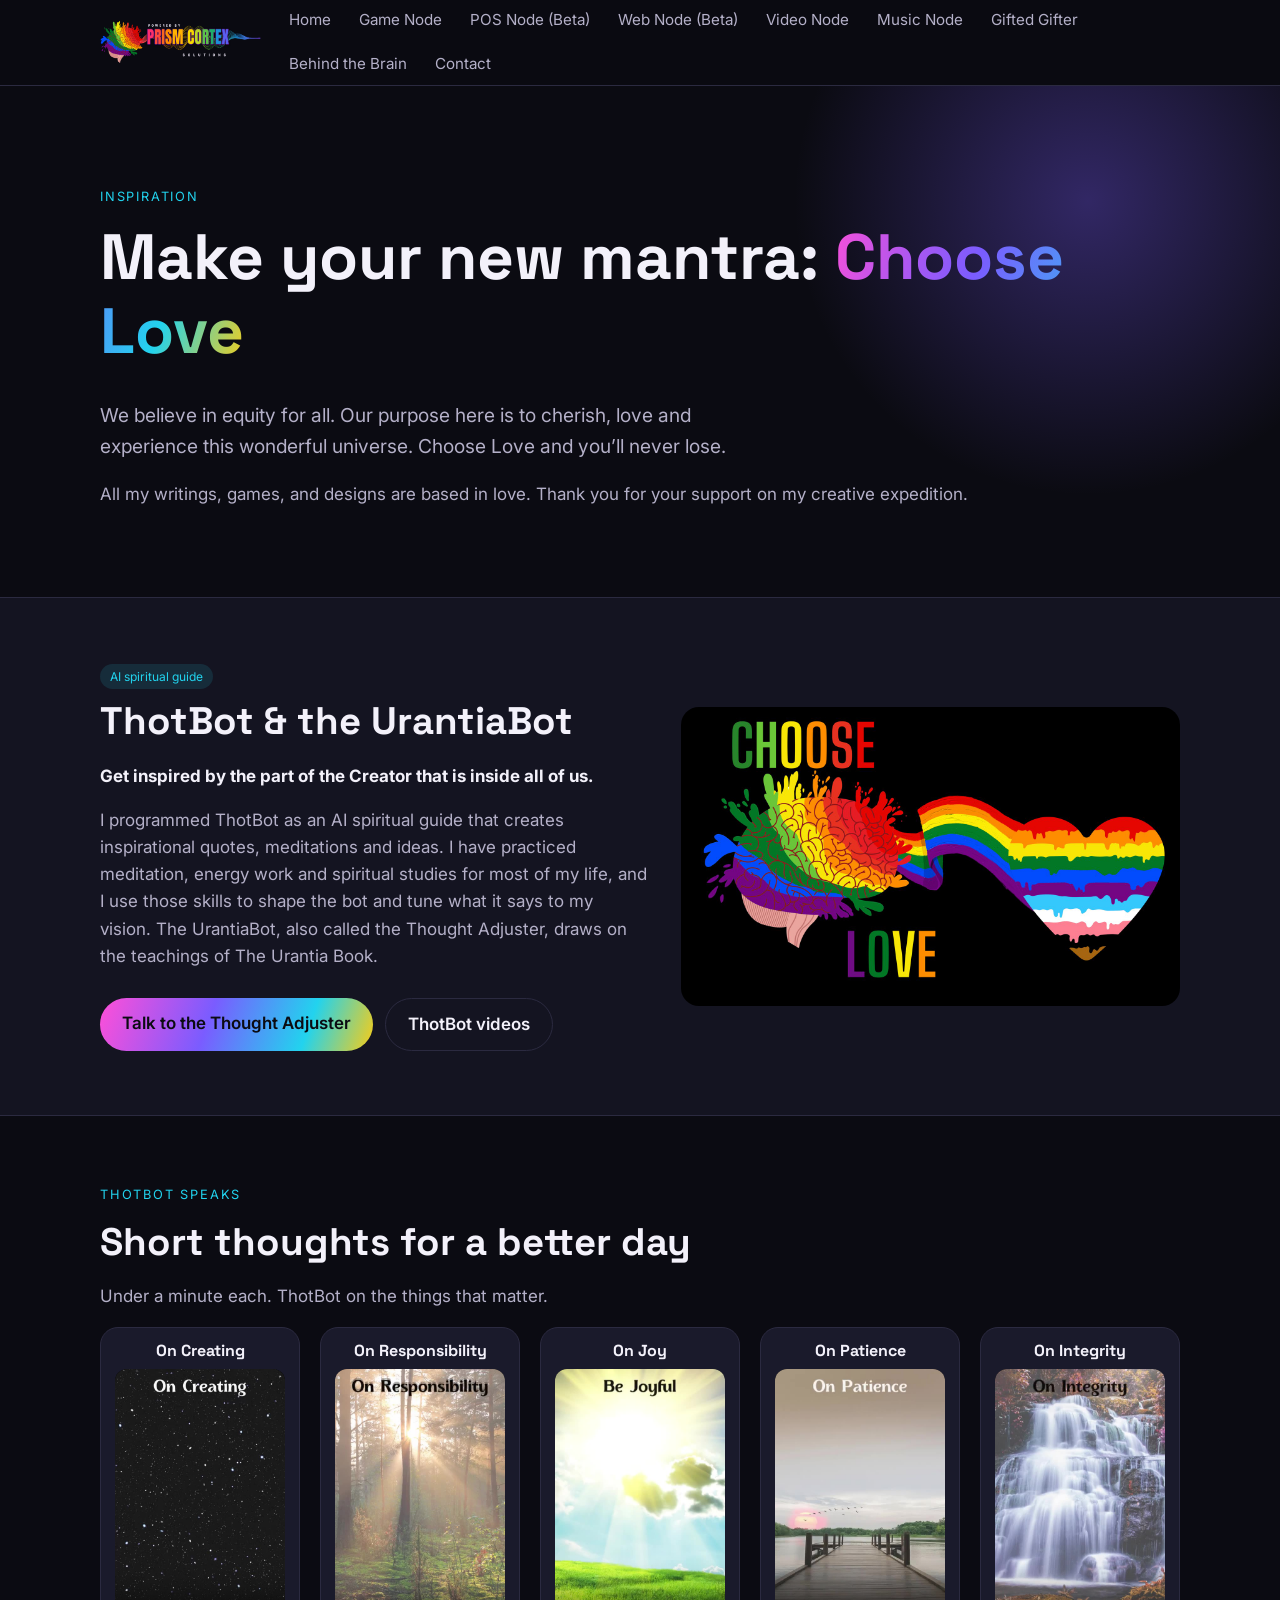
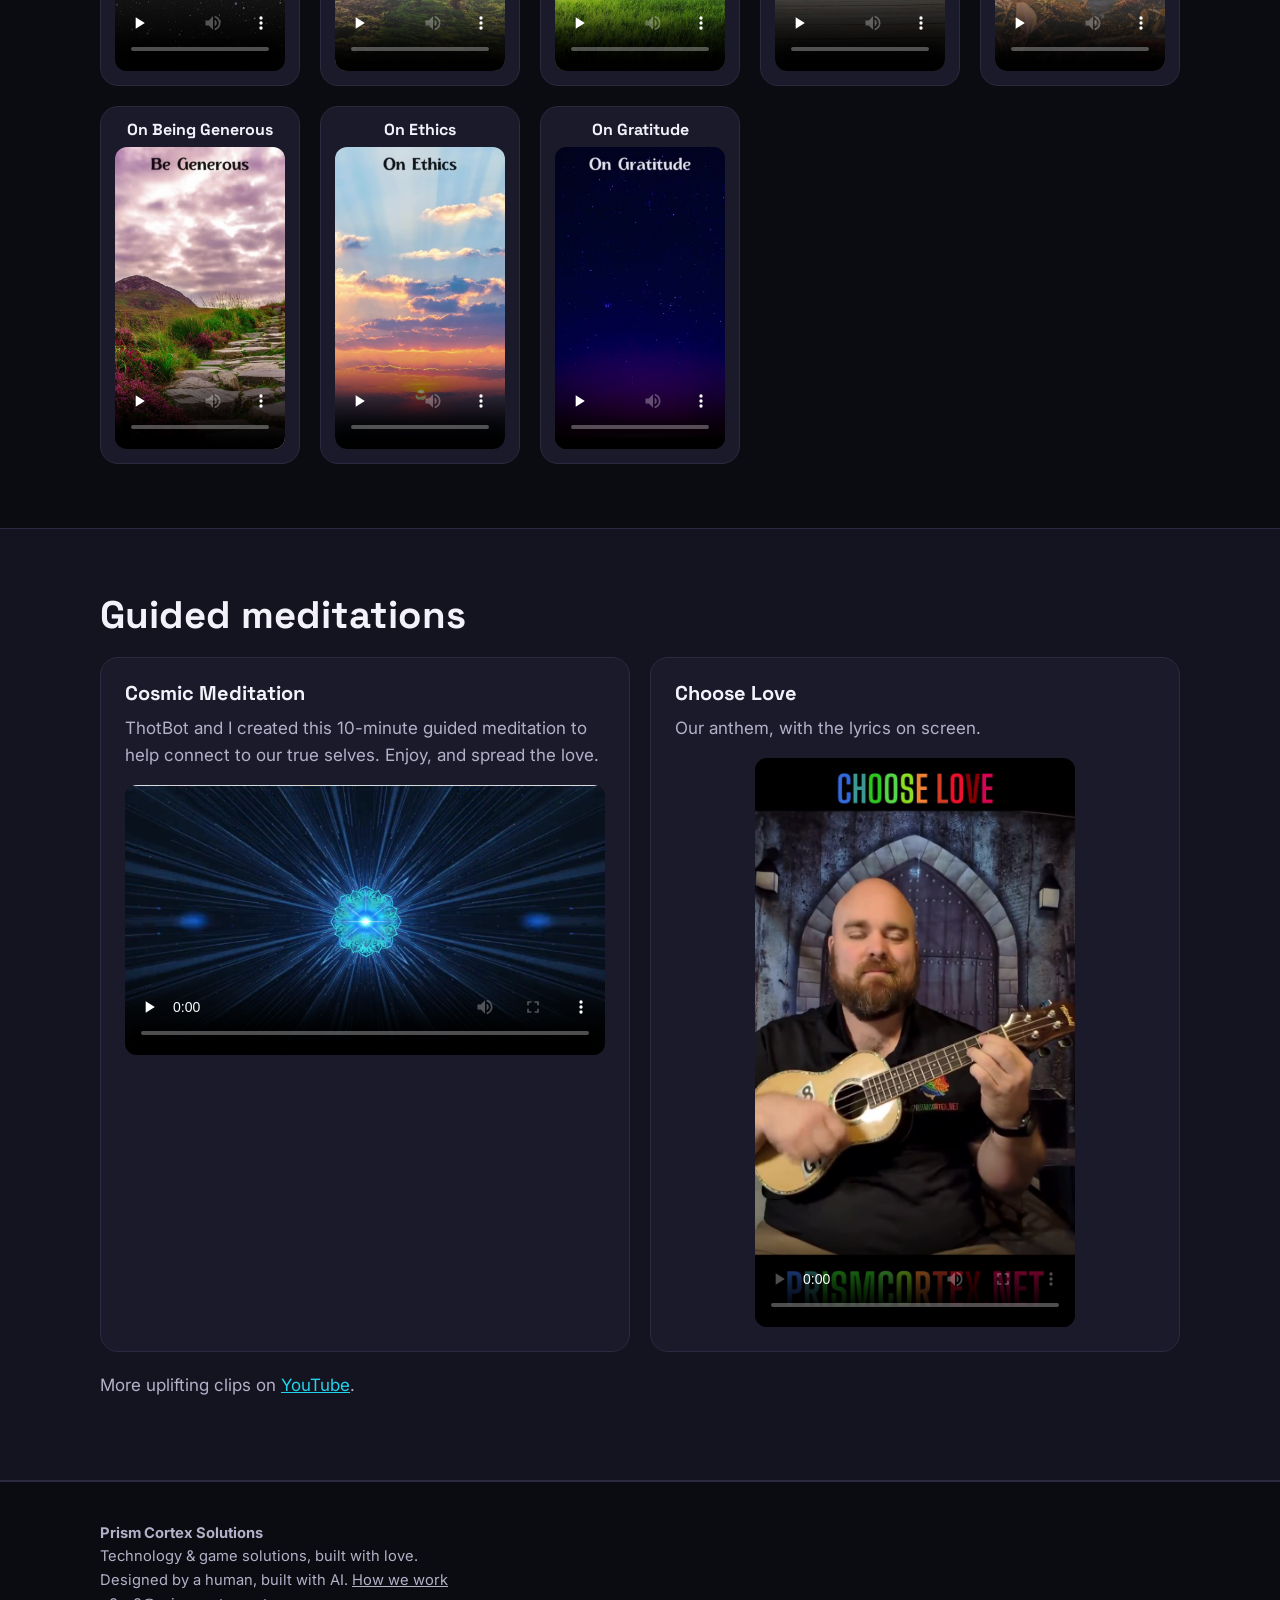
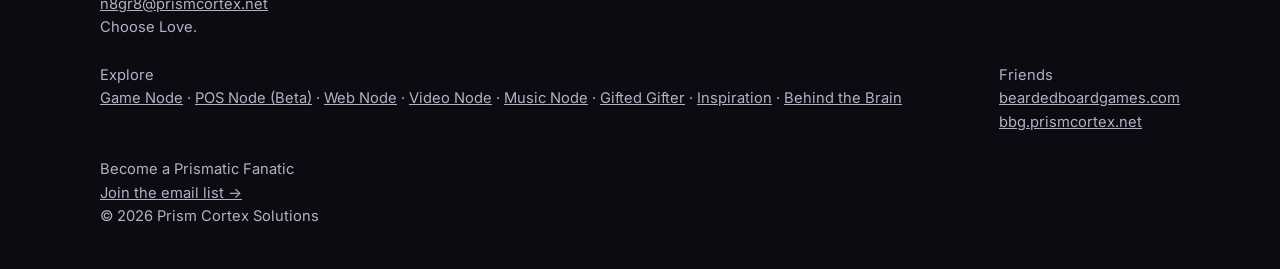
<file: site/inspiration.html>
<!doctype html>
<html lang="en"><head>
<meta charset="utf-8"><meta name="viewport" content="width=device-width,initial-scale=1">
<title>Inspiration | Prism Cortex Solutions</title>
<meta name="description" content="Choose Love, ThotBot, the UrantiaBot and guided meditations from Prism Cortex.">
<meta property="og:title" content="Inspiration | Prism Cortex Solutions"><meta property="og:description" content="Choose Love, ThotBot, the UrantiaBot and guided meditations from Prism Cortex."><meta property="og:site_name" content="Prism Cortex Solutions">
<meta name="theme-color" content="#0b0b12">
<link rel="icon" href="favicon.ico" sizes="any"><link rel="icon" type="image/png" href="favicon.png"><link rel="apple-touch-icon" href="img/apple-touch-icon.png">
<link rel="preconnect" href="https://fonts.googleapis.com"><link rel="stylesheet" href="https://fonts.googleapis.com/css2?family=Inter:wght@400;600;700&family=Space+Grotesk:wght@600;700&display=swap">
<link rel="stylesheet" href="styles.css">

</head><body>
<svg width="0" height="0" style="position:absolute" aria-hidden="true"><defs>
<clipPath id="pcclip0">
<path clip-rule="nonzero" d="M 334 363 L 537.761719 363 L 537.761719 406 L 334 406 Z M 334 363 "/>
</clipPath>
<linearGradient id="pc-grad" x1="0" y1="0" x2="1" y2="1"><stop offset="0" stop-color="#ff4fd8"/><stop offset=".45" stop-color="#7a5cff"/><stop offset=".8" stop-color="#22d3ee"/><stop offset="1" stop-color="#facc15"/></linearGradient><symbol id="pc-brain" viewBox="70 150 475 525"><path fill-rule="nonzero" d="M 289.617188 526.511719 C 286.183594 526.511719 283.390625 529.300781 283.390625 532.730469 C 283.390625 536.164062 286.183594 538.953125 289.617188 538.953125 C 293.046875 538.953125 295.839844 536.164062 295.839844 532.730469 C 295.835938 529.300781 293.046875 526.511719 289.617188 526.511719 Z M 289.617188 526.511719 "/><path fill-rule="nonzero" d="M 232.566406 510.066406 C 229.132812 510.066406 226.34375 512.855469 226.34375 516.285156 C 226.34375 519.714844 229.132812 522.507812 232.566406 522.507812 C 236 522.507812 238.792969 519.714844 238.792969 516.285156 C 238.792969 512.855469 236 510.066406 232.566406 510.066406 Z M 232.566406 510.066406 "/><path fill-rule="nonzero" d="M 207.824219 433.6875 C 204.394531 433.6875 201.601562 436.480469 201.601562 439.90625 C 201.601562 443.335938 204.394531 446.128906 207.824219 446.128906 C 211.257812 446.128906 214.050781 443.335938 214.050781 439.90625 C 214.050781 436.480469 211.257812 433.6875 207.824219 433.6875 Z M 207.824219 433.6875 "/><path fill-rule="nonzero" d="M 166.183594 378.59375 C 162.75 378.59375 159.957031 381.386719 159.957031 384.816406 C 159.957031 388.246094 162.75 391.035156 166.183594 391.035156 C 169.613281 391.035156 172.40625 388.246094 172.40625 384.816406 C 172.40625 381.386719 169.613281 378.59375 166.183594 378.59375 Z M 166.183594 378.59375 "/><path fill-rule="nonzero" d="M 232.566406 299.320312 C 229.132812 299.320312 226.34375 302.113281 226.34375 305.542969 C 226.34375 308.972656 229.132812 311.765625 232.566406 311.765625 C 236 311.765625 238.792969 308.972656 238.792969 305.542969 C 238.792969 302.113281 236 299.320312 232.566406 299.320312 Z M 232.566406 299.320312 "/><path fill-rule="nonzero" d="M 289.617188 286.46875 C 286.183594 286.46875 283.390625 289.261719 283.390625 292.691406 C 283.390625 296.121094 286.183594 298.914062 289.617188 298.914062 C 293.046875 298.914062 295.839844 296.121094 295.839844 292.691406 C 295.835938 289.261719 293.046875 286.46875 289.617188 286.46875 Z M 289.617188 286.46875 "/><path fill-rule="nonzero" d="M 281.597656 211.148438 C 278.164062 211.148438 275.371094 213.9375 275.371094 217.367188 C 275.371094 220.800781 278.164062 223.589844 281.597656 223.589844 C 285.027344 223.589844 287.820312 220.800781 287.820312 217.367188 C 287.820312 213.9375 285.027344 211.148438 281.597656 211.148438 Z M 281.597656 211.148438 "/><path fill-rule="nonzero" d="M 281.597656 606.226562 C 278.164062 606.226562 275.371094 609.015625 275.371094 612.445312 C 275.371094 615.878906 278.164062 618.667969 281.597656 618.667969 C 285.027344 618.667969 287.820312 615.878906 287.820312 612.445312 C 287.820312 609.015625 285.027344 606.226562 281.597656 606.226562 Z M 281.597656 606.226562 "/><path fill-rule="nonzero" d="M 166.183594 405.9375 C 154.527344 405.9375 145.042969 396.464844 145.042969 384.816406 C 145.042969 373.167969 154.527344 363.6875 166.183594 363.6875 C 175.214844 363.6875 182.9375 369.378906 185.957031 377.359375 L 334.929688 377.359375 L 334.929688 350.84375 L 270.414062 350.84375 L 242.03125 324.425781 C 239.179688 325.859375 235.96875 326.664062 232.570312 326.664062 C 220.914062 326.664062 211.433594 317.191406 211.433594 305.542969 C 211.433594 293.894531 220.914062 284.414062 232.570312 284.414062 C 244.222656 284.414062 253.707031 293.890625 253.707031 305.542969 C 253.707031 308.347656 253.152344 311.027344 252.152344 313.480469 L 276.28125 335.9375 L 334.929688 335.9375 L 334.929688 300.140625 L 309.390625 300.140625 C 306.367188 308.125 298.644531 313.8125 289.613281 313.8125 C 277.960938 313.8125 268.472656 304.335938 268.472656 292.6875 C 268.472656 281.039062 277.957031 271.5625 289.613281 271.5625 C 298.644531 271.5625 306.367188 277.253906 309.390625 285.234375 L 334.929688 285.234375 L 334.929688 263.8125 L 317.261719 263.8125 L 289.070312 237.121094 C 286.746094 238.003906 284.226562 238.492188 281.59375 238.492188 C 269.941406 238.492188 260.457031 229.015625 260.457031 217.363281 C 260.457031 205.71875 269.941406 196.238281 281.59375 196.238281 C 293.25 196.238281 302.730469 205.714844 302.730469 217.363281 C 302.730469 220.917969 301.84375 224.269531 300.285156 227.210938 L 323.199219 248.90625 L 334.925781 248.90625 L 334.925781 204.90625 C 327.371094 181.660156 308.710938 164.105469 286.136719 159.753906 C 256.957031 154.125 225.636719 171.417969 212.953125 202.195312 C 199.359375 198.152344 184.816406 202.941406 176.8125 213.933594 C 169.855469 223.492188 168.84375 236.375 174.101562 247.347656 C 170.234375 247.929688 147.367188 251.75 133.441406 272.632812 C 121.679688 290.273438 120.730469 313.453125 130.734375 333.132812 C 100.820312 345.1875 80.078125 372.507812 77.429688 403.566406 C 74.371094 439.382812 95.882812 474.09375 130.734375 488.453125 C 128.773438 492.589844 120.011719 512.199219 128.027344 534.507812 C 139.328125 565.980469 173.308594 573.015625 175.007812 573.335938 C 169.570312 586.265625 172.890625 601.203125 183.140625 610.363281 C 194.011719 620.078125 210.425781 621.261719 222.890625 613.070312 C 222.488281 616.980469 220.570312 638.988281 235.539062 653.707031 C 256.824219 674.628906 291.851562 660.792969 296.078125 659.125 C 320.421875 649.507812 331.667969 628.769531 334.929688 622.113281 L 334.929688 580.90625 L 321.230469 580.90625 L 300.128906 602.296875 C 301.789062 605.308594 302.734375 608.769531 302.734375 612.449219 C 302.734375 624.097656 293.25 633.574219 281.597656 633.574219 C 269.941406 633.574219 260.460938 624.097656 260.460938 612.449219 C 260.460938 600.800781 269.941406 591.324219 281.597656 591.324219 C 284.117188 591.324219 286.53125 591.765625 288.773438 592.578125 L 314.996094 566.003906 L 334.929688 566.003906 L 334.929688 540.183594 L 309.390625 540.183594 C 306.371094 548.167969 298.648438 553.859375 289.617188 553.859375 C 277.960938 553.859375 268.476562 544.382812 268.476562 532.730469 C 268.476562 521.082031 277.960938 511.605469 289.617188 511.605469 C 298.648438 511.605469 306.371094 517.300781 309.390625 525.277344 L 334.929688 525.277344 L 334.929688 485.890625 L 274.988281 485.890625 L 252.167969 508.390625 C 253.15625 510.832031 253.707031 513.496094 253.707031 516.285156 C 253.707031 527.933594 244.222656 537.414062 232.570312 537.414062 C 220.914062 537.414062 211.433594 527.933594 211.433594 516.285156 C 211.433594 504.636719 220.914062 495.160156 232.570312 495.160156 C 235.984375 495.160156 239.207031 495.976562 242.0625 497.417969 L 268.867188 470.984375 L 334.929688 470.984375 L 334.929688 447.359375 L 227.601562 447.359375 C 224.582031 455.34375 216.855469 461.035156 207.824219 461.035156 C 196.171875 461.035156 186.6875 451.554688 186.6875 439.910156 C 186.6875 428.261719 196.171875 418.78125 207.824219 418.78125 C 216.855469 418.78125 224.582031 424.472656 227.601562 432.453125 L 334.929688 432.453125 L 334.929688 392.265625 L 185.957031 392.265625 C 182.9375 400.246094 175.214844 405.9375 166.183594 405.9375 Z M 166.183594 405.9375 "/><path fill-rule="nonzero" d="M 406.40625 485.890625 L 430.535156 508.347656 C 429.535156 510.796875 428.980469 513.476562 428.980469 516.285156 C 428.980469 527.933594 438.464844 537.414062 450.121094 537.414062 C 461.777344 537.414062 471.257812 527.933594 471.257812 516.285156 C 471.257812 504.636719 461.777344 495.160156 450.121094 495.160156 C 446.722656 495.160156 443.507812 495.972656 440.660156 497.402344 L 412.277344 470.984375 L 334.933594 470.984375 L 334.933594 485.886719 L 406.40625 485.886719 Z M 450.121094 510.066406 C 453.550781 510.066406 456.34375 512.855469 456.34375 516.285156 C 456.34375 519.714844 453.550781 522.507812 450.121094 522.507812 C 446.6875 522.507812 443.894531 519.714844 443.894531 516.285156 C 443.894531 512.855469 446.683594 510.066406 450.121094 510.066406 Z M 450.121094 510.066406 "/><path fill-rule="nonzero" d="M 413.816406 350.84375 L 440.625 324.40625 C 443.480469 325.851562 446.703125 326.664062 450.117188 326.664062 C 461.773438 326.664062 471.253906 317.191406 471.253906 305.542969 C 471.253906 293.894531 461.773438 284.414062 450.117188 284.414062 C 438.464844 284.414062 428.976562 293.890625 428.976562 305.542969 C 428.976562 308.332031 429.527344 310.992188 430.515625 313.4375 L 407.695312 335.9375 L 334.925781 335.9375 L 334.925781 350.839844 L 413.816406 350.839844 Z M 450.121094 299.320312 C 453.550781 299.320312 456.34375 302.113281 456.34375 305.542969 C 456.34375 308.972656 453.550781 311.765625 450.121094 311.765625 C 446.6875 311.765625 443.894531 308.972656 443.894531 305.542969 C 443.894531 302.113281 446.683594 299.320312 450.121094 299.320312 Z M 450.121094 299.320312 "/><path fill-rule="nonzero" d="M 373.296875 540.183594 C 376.320312 548.164062 384.042969 553.855469 393.074219 553.855469 C 404.726562 553.855469 414.214844 544.378906 414.214844 532.726562 C 414.214844 521.082031 404.730469 511.605469 393.074219 511.605469 C 384.042969 511.605469 376.320312 517.296875 373.296875 525.277344 L 334.929688 525.277344 L 334.929688 540.179688 L 373.296875 540.179688 Z M 393.074219 526.511719 C 396.503906 526.511719 399.300781 529.300781 399.300781 532.730469 C 399.300781 536.164062 396.503906 538.953125 393.074219 538.953125 C 389.640625 538.953125 386.847656 536.164062 386.847656 532.730469 C 386.84375 529.300781 389.640625 526.511719 393.074219 526.511719 Z M 393.074219 526.511719 "/><path fill-rule="nonzero" d="M 373.296875 300.140625 C 376.320312 308.125 384.042969 313.816406 393.074219 313.816406 C 404.726562 313.816406 414.214844 304.335938 414.214844 292.691406 C 414.214844 281.042969 404.730469 271.566406 393.074219 271.566406 C 384.042969 271.566406 376.320312 277.257812 373.296875 285.238281 L 334.929688 285.238281 L 334.929688 300.140625 Z M 393.074219 286.46875 C 396.503906 286.46875 399.300781 289.261719 399.300781 292.691406 C 399.300781 296.121094 396.503906 298.914062 393.074219 298.914062 C 389.640625 298.914062 386.847656 296.121094 386.847656 292.691406 C 386.84375 289.261719 389.640625 286.46875 393.074219 286.46875 Z M 393.074219 286.46875 "/><path fill-rule="nonzero" d="M 359.480469 580.90625 L 382.398438 602.601562 C 380.835938 605.542969 379.953125 608.890625 379.953125 612.445312 C 379.953125 624.09375 389.4375 633.574219 401.09375 633.574219 C 412.746094 633.574219 422.226562 624.09375 422.226562 612.445312 C 422.226562 600.796875 412.746094 591.324219 401.09375 591.324219 C 398.457031 591.324219 395.941406 591.808594 393.613281 592.6875 L 365.425781 566 L 334.933594 566 L 334.933594 580.902344 L 359.480469 580.902344 Z M 401.089844 606.226562 C 404.523438 606.226562 407.3125 609.015625 407.3125 612.445312 C 407.3125 615.878906 404.523438 618.667969 401.089844 618.667969 C 397.65625 618.667969 394.863281 615.878906 394.863281 612.445312 C 394.863281 609.015625 397.65625 606.226562 401.089844 606.226562 Z M 401.089844 606.226562 "/><path fill-rule="nonzero" d="M 367.691406 263.8125 L 393.914062 237.238281 C 396.15625 238.046875 398.570312 238.492188 401.089844 238.492188 C 412.746094 238.492188 422.226562 229.015625 422.226562 217.363281 C 422.226562 205.714844 412.746094 196.234375 401.089844 196.234375 C 389.4375 196.234375 379.949219 205.714844 379.949219 217.363281 C 379.949219 221.042969 380.898438 224.5 382.558594 227.515625 L 361.453125 248.90625 L 334.929688 248.90625 L 334.929688 263.808594 L 367.691406 263.808594 Z M 401.089844 211.148438 C 404.523438 211.148438 407.3125 213.9375 407.3125 217.367188 C 407.3125 220.800781 404.523438 223.589844 401.089844 223.589844 C 397.65625 223.589844 394.863281 220.800781 394.863281 217.367188 C 394.863281 213.9375 397.65625 211.148438 401.089844 211.148438 Z M 401.089844 211.148438 "/><path fill-rule="nonzero" d="M 455.085938 447.359375 C 458.105469 455.34375 465.828125 461.035156 474.859375 461.035156 C 486.515625 461.035156 495.996094 451.554688 495.996094 439.910156 C 495.996094 428.261719 486.515625 418.78125 474.859375 418.78125 C 465.828125 418.78125 458.105469 424.472656 455.085938 432.453125 L 334.929688 432.453125 L 334.929688 447.359375 Z M 474.859375 433.6875 C 478.292969 433.6875 481.085938 436.480469 481.085938 439.90625 C 481.085938 443.335938 478.292969 446.128906 474.859375 446.128906 C 471.429688 446.128906 468.636719 443.335938 468.636719 439.90625 C 468.636719 436.480469 471.429688 433.6875 474.859375 433.6875 Z M 474.859375 433.6875 "/><g clip-path="url(#pcclip0)">
<path fill-rule="nonzero" d="M 516.503906 363.6875 C 507.472656 363.6875 499.75 369.378906 496.726562 377.359375 L 334.929688 377.359375 L 334.929688 392.265625 L 496.726562 392.265625 C 499.75 400.246094 507.472656 405.9375 516.503906 405.9375 C 528.160156 405.9375 537.640625 396.460938 537.640625 384.8125 C 537.640625 373.164062 528.160156 363.6875 516.503906 363.6875 Z M 516.503906 391.035156 C 513.070312 391.035156 510.28125 388.246094 510.28125 384.816406 C 510.28125 381.386719 513.070312 378.59375 516.503906 378.59375 C 519.9375 378.59375 522.730469 381.386719 522.730469 384.816406 C 522.730469 388.246094 519.9375 391.035156 516.503906 391.035156 Z M 516.503906 391.035156 "/>
</g></symbol></defs></svg>
<header class="site"><div class="wrap">
<a class="logo" href="index.html"><img src="img/logo.png" alt="Prism Cortex Solutions" height="44" style="height:44px;width:auto"></a>
<button class="menu-btn" aria-label="Menu" onclick="document.querySelector('nav.main').classList.toggle('open')">☰</button>
<nav class="main"><a href="index.html">Home</a><a href="games.html">Game Node</a><a href="pos.html">POS Node (Beta)</a><a href="solutions.html">Web Node (Beta)</a><a href="videos.html">Video Node</a><a href="music.html">Music Node</a><a href="gifted-gifter.html">Gifted Gifter</a><a href="behind-the-brain.html">Behind the Brain</a><a href="contact.html">Contact</a></nav>
</div></header>
<main>

<section class="hero"><div class="wrap">
<span class="eyebrow">Inspiration</span>
<h1>Make your new mantra: <span class="grad">Choose Love</span></h1>
<p class="lead">We believe in equity for all. Our purpose here is to cherish, love and experience this wonderful universe. Choose Love and you&rsquo;ll never lose.</p>
<p class="muted">All my writings, games, and designs are based in love. Thank you for your support on my creative expedition.</p>
</div></section>

<section class="alt"><div class="wrap feature">
<div>
<span class="tag">AI spiritual guide</span>
<h2>ThotBot &amp; the UrantiaBot</h2>
<p><strong>Get inspired by the part of the Creator that is inside all of us.</strong></p>
<p class="muted">I programmed ThotBot as an AI spiritual guide that creates inspirational quotes, meditations and ideas. I have practiced meditation, energy work and spiritual studies for most of my life, and I use those skills to shape the bot and tune what it says to my vision. The UrantiaBot, also called the Thought Adjuster, draws on the teachings of The Urantia Book.</p>
<div class="btns"><a class="btn primary" href="https://thoughtadjuster.vercel.app/">Talk to the Thought Adjuster</a><a class="btn" href="https://youtube.com/playlist?list=PL_RniOZRasa_hU9W5lZPMeiGmUiUVXjVZ">ThotBot videos</a></div>
</div>
<div><img src="img/choose-love.jpg" alt="Choose Love: a rainbow brain flowing into a rainbow heart" style="border-radius:var(--r)"></div>
</div></section>

<section><div class="wrap">
<span class="eyebrow">ThotBot speaks</span>
<h2>Short thoughts for a better day</h2>
<p class="muted">Under a minute each. ThotBot on the things that matter.</p>
<div class="grid shorts"><div class="card"><h3>On Creating</h3><video controls playsinline preload="none" poster="media/thotbot-creating.jpg" style="width:100%;max-width:300px;margin:0 auto;display:block;border-radius:12px;aspect-ratio:9/16;background:#000" src="media/thotbot-creating.mp4" title="ThotBot On Creating"></video></div><div class="card"><h3>On Responsibility</h3><video controls playsinline preload="none" poster="media/thotbot-responsibility.jpg" style="width:100%;max-width:300px;margin:0 auto;display:block;border-radius:12px;aspect-ratio:9/16;background:#000" src="media/thotbot-responsibility.mp4" title="ThotBot On Responsibility"></video></div><div class="card"><h3>On Joy</h3><video controls playsinline preload="none" poster="media/thotbot-joy.jpg" style="width:100%;max-width:300px;margin:0 auto;display:block;border-radius:12px;aspect-ratio:9/16;background:#000" src="media/thotbot-joy.mp4" title="ThotBot On Joy"></video></div><div class="card"><h3>On Patience</h3><video controls playsinline preload="none" poster="media/thotbot-patience.jpg" style="width:100%;max-width:300px;margin:0 auto;display:block;border-radius:12px;aspect-ratio:9/16;background:#000" src="media/thotbot-patience.mp4" title="ThotBot On Patience"></video></div><div class="card"><h3>On Integrity</h3><video controls playsinline preload="none" poster="media/thotbot-integrity.jpg" style="width:100%;max-width:300px;margin:0 auto;display:block;border-radius:12px;aspect-ratio:9/16;background:#000" src="media/thotbot-integrity.mp4" title="ThotBot On Integrity"></video></div><div class="card"><h3>On Being Generous</h3><video controls playsinline preload="none" poster="media/thotbot-generous.jpg" style="width:100%;max-width:300px;margin:0 auto;display:block;border-radius:12px;aspect-ratio:9/16;background:#000" src="media/thotbot-generous.mp4" title="ThotBot On Being Generous"></video></div><div class="card"><h3>On Ethics</h3><video controls playsinline preload="none" poster="media/thotbot-ethics.jpg" style="width:100%;max-width:300px;margin:0 auto;display:block;border-radius:12px;aspect-ratio:9/16;background:#000" src="media/thotbot-ethics.mp4" title="ThotBot On Ethics"></video></div><div class="card"><h3>On Gratitude</h3><video controls playsinline preload="none" poster="media/thotbot-gratitude.jpg" style="width:100%;max-width:300px;margin:0 auto;display:block;border-radius:12px;aspect-ratio:9/16;background:#000" src="media/thotbot-gratitude.mp4" title="ThotBot On Gratitude"></video></div></div>
</div></section>

<section class="alt"><div class="wrap">
<h2>Guided meditations</h2>
<div class="grid">
 <div class="card"><h3>Cosmic Meditation</h3><p>ThotBot and I created this 10-minute guided meditation to help connect to our true selves. Enjoy, and spread the love.</p><video controls playsinline preload="none" poster="media/cosmic-meditation.jpg" style="width:100%;display:block;border-radius:12px;aspect-ratio:16/9;background:#000" src="media/cosmic-meditation.mp4" title="Cosmic Meditation, 10 minutes"></video></div>
 <div class="card"><h3>Choose Love</h3><p>Our anthem, with the lyrics on screen.</p><video controls playsinline preload="metadata" poster="media/choose-love-poster.jpg" style="width:100%;max-width:320px;border-radius:12px;display:block;margin:0 auto" src="media/choose-love.mp4"></video></div>
</div>
<p class="muted" style="margin-top:20px">More uplifting clips on <a href="https://www.youtube.com/n8ofbase">YouTube</a>.</p>
</div></section>

</main>
<footer class="site"><div class="wrap">
<div><strong>Prism Cortex Solutions</strong><br>Technology &amp; game solutions, built with love.<br>Designed by a human, built with AI. <a href="solutions.html#ai">How we work</a><br><a href="mailto:n8gr8@prismcortex.net">n8gr8@prismcortex.net</a><br>Choose Love.</div>
<div>Explore<br><a href="games.html">Game Node</a> · <a href="pos.html">POS Node (Beta)</a> · <a href="solutions.html">Web Node</a> · <a href="videos.html">Video Node</a> · <a href="music.html">Music Node</a> · <a href="gifted-gifter.html">Gifted Gifter</a> · <a href="inspiration.html">Inspiration</a> · <a href="behind-the-brain.html">Behind the Brain</a></div>
<div>Friends<br><a href="https://beardedboardgames.com">beardedboardgames.com</a><br><a href="https://bbg.prismcortex.net">bbg.prismcortex.net</a></div>
<div>Become a Prismatic Fanatic<br><a href="contact.html">Join the email list →</a><br>© 2026 Prism Cortex Solutions</div>
</div></footer>
<script>(function(){var g=document.querySelector('.nodegraph');if(!g)return;function on(k){g.classList.add('focus');document.querySelectorAll('[data-node="'+k+'"]').forEach(function(e){e.classList.add('on')})}function off(){g.classList.remove('focus');document.querySelectorAll('[data-node].on').forEach(function(e){e.classList.remove('on')})}document.querySelectorAll('[data-node]').forEach(function(e){e.addEventListener('mouseenter',function(){on(e.dataset.node)});e.addEventListener('mouseleave',off)})})();</script>
</body></html>
</file>
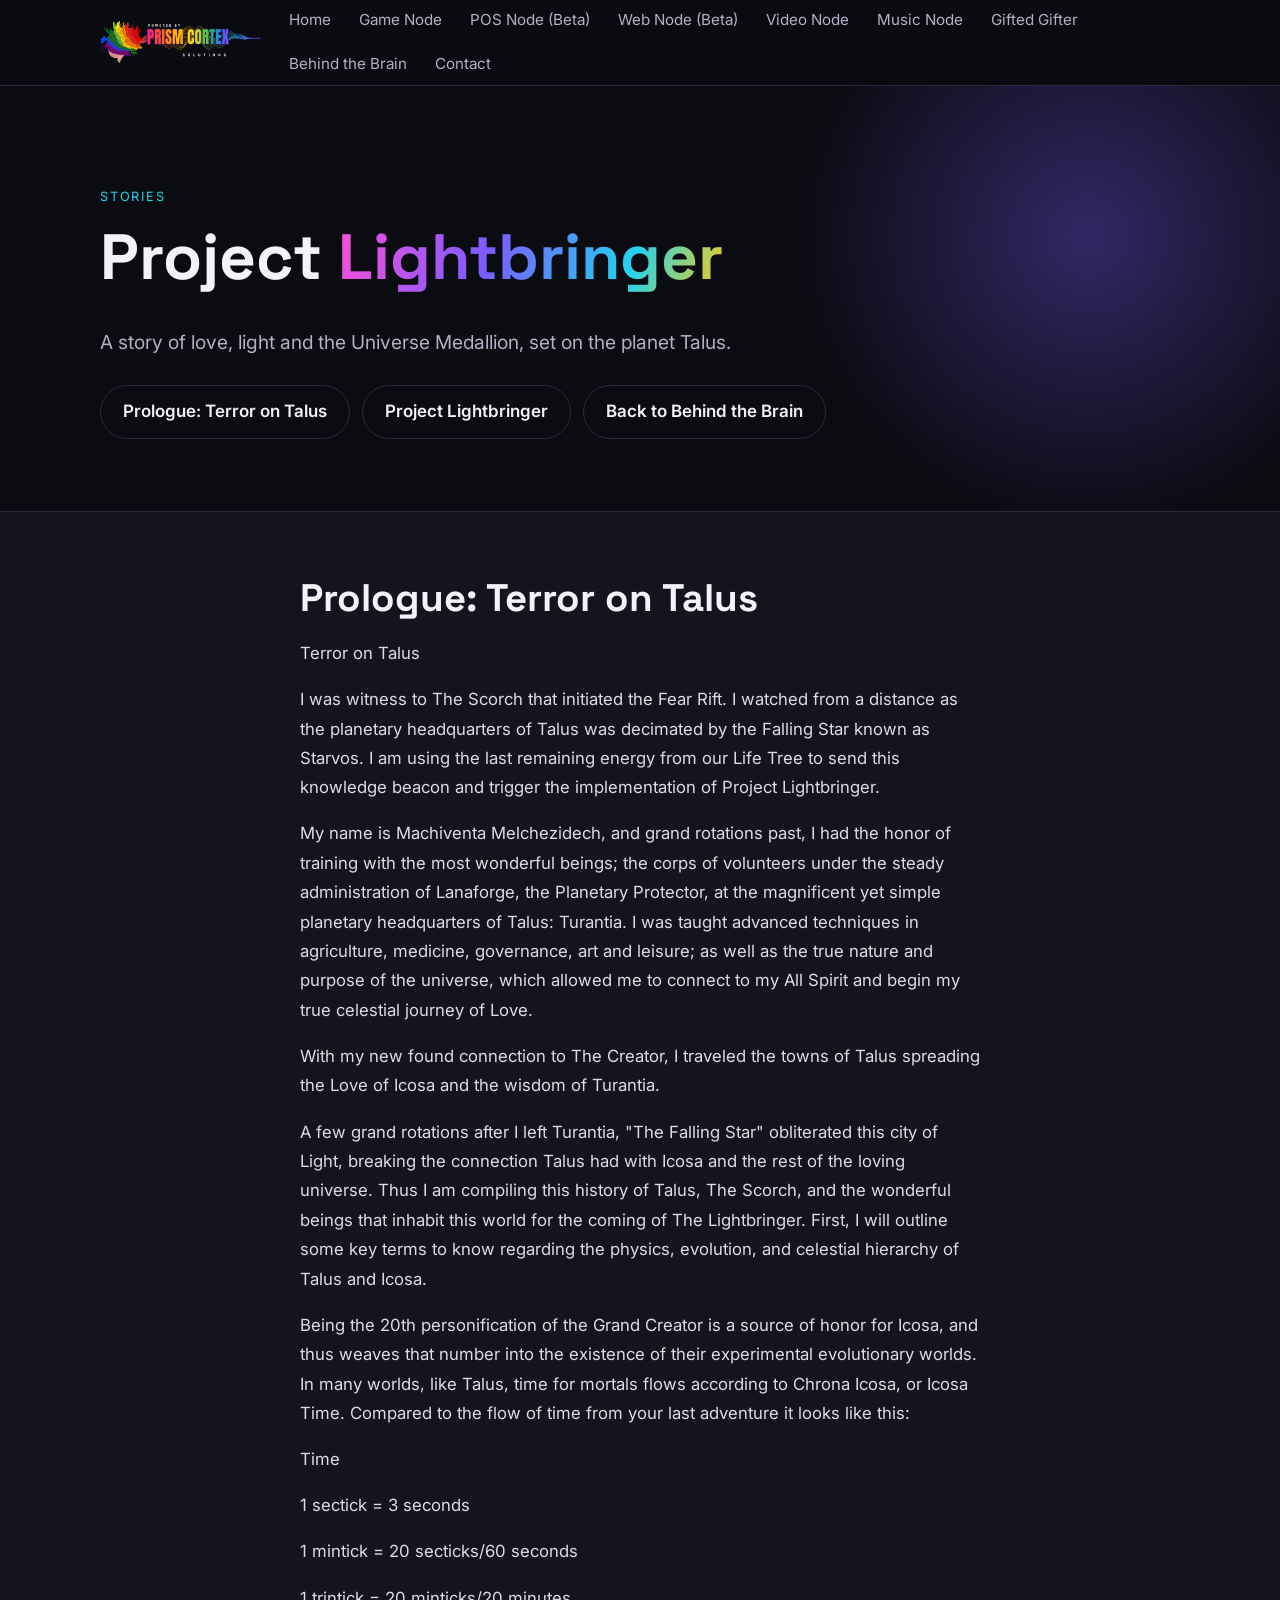
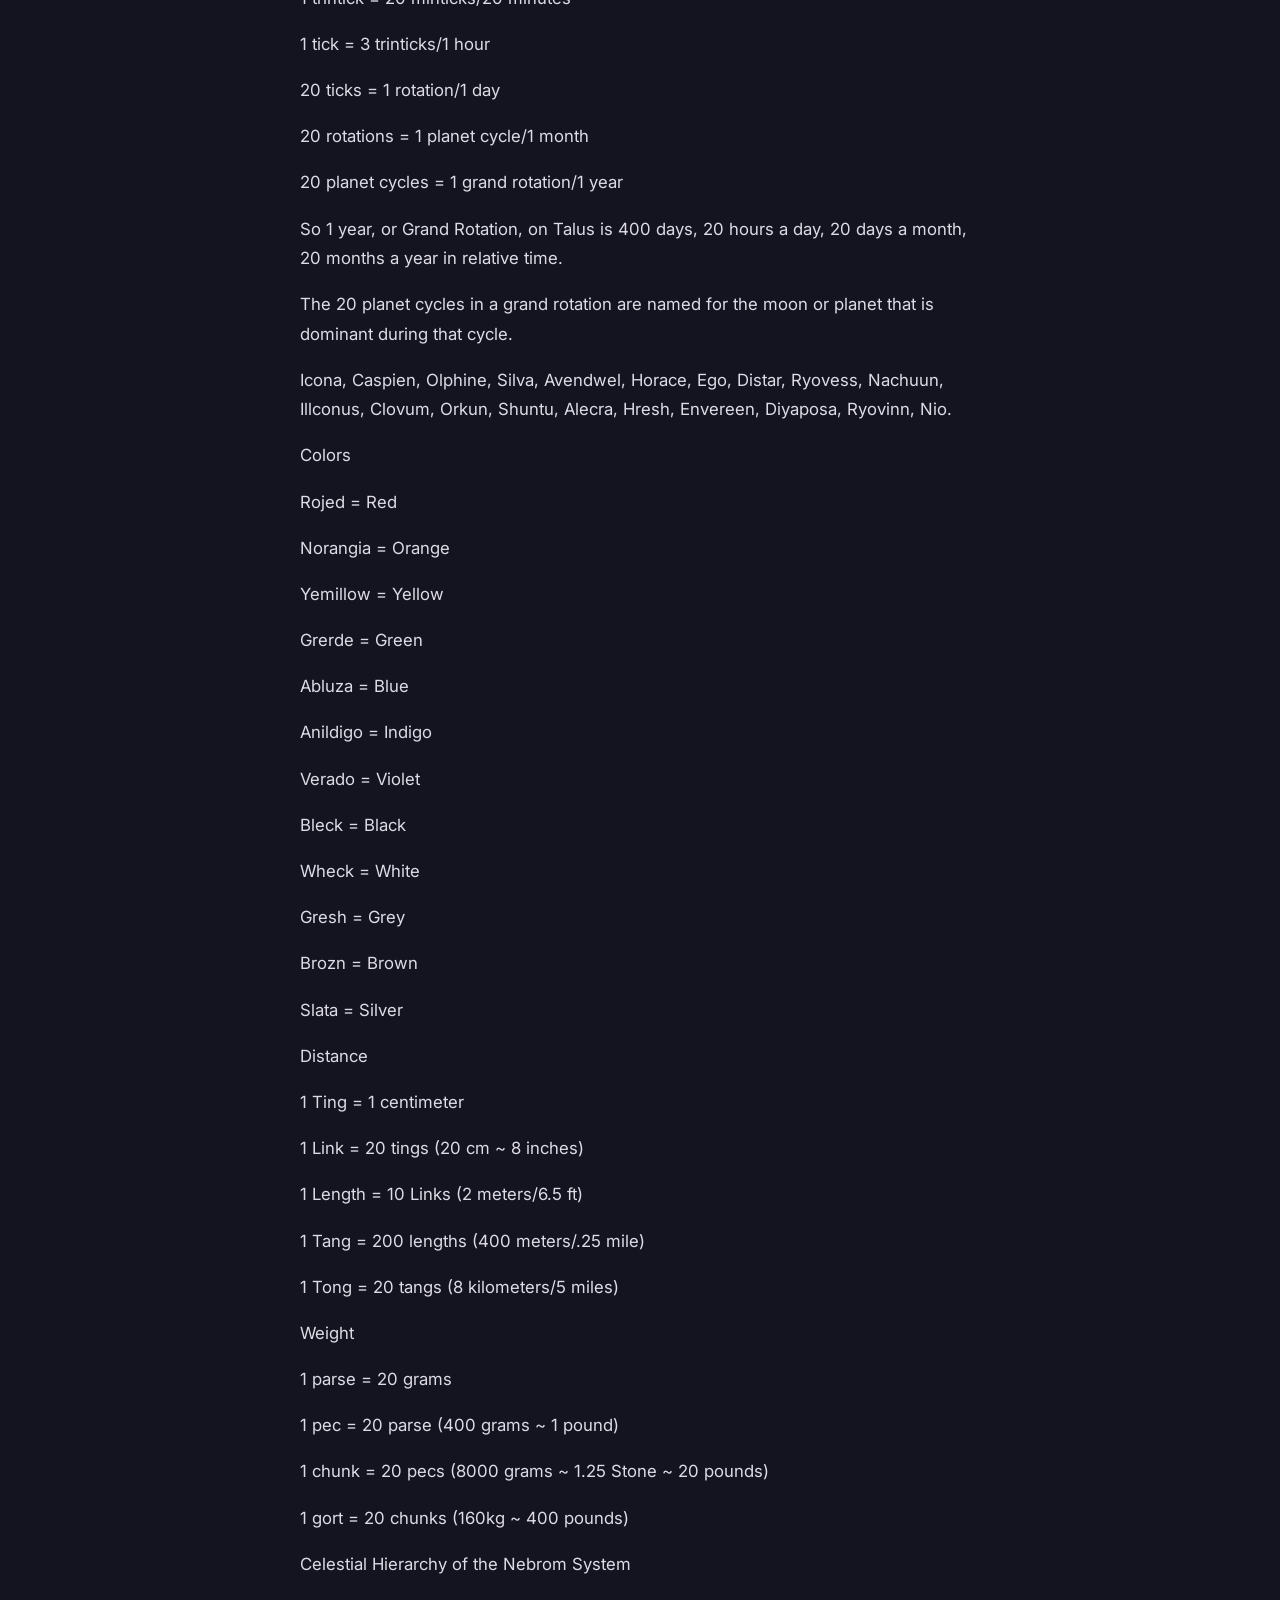
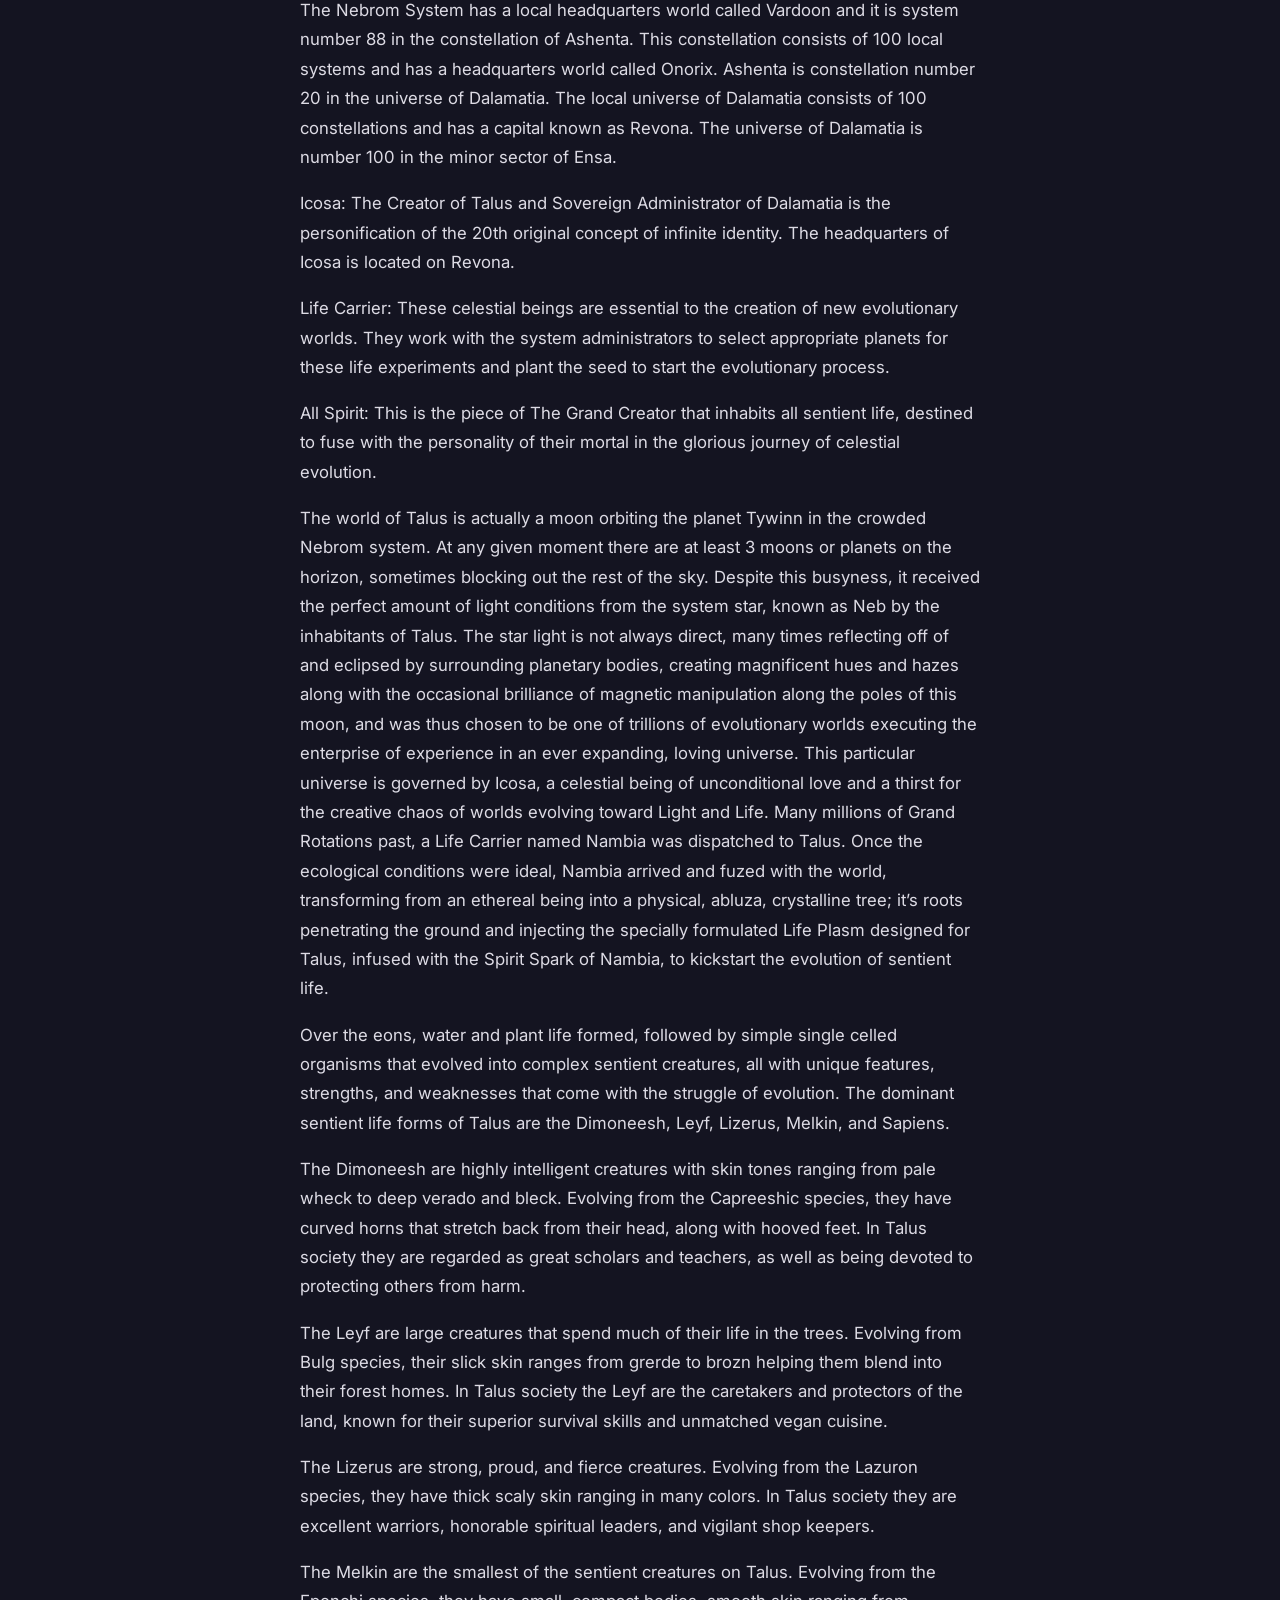
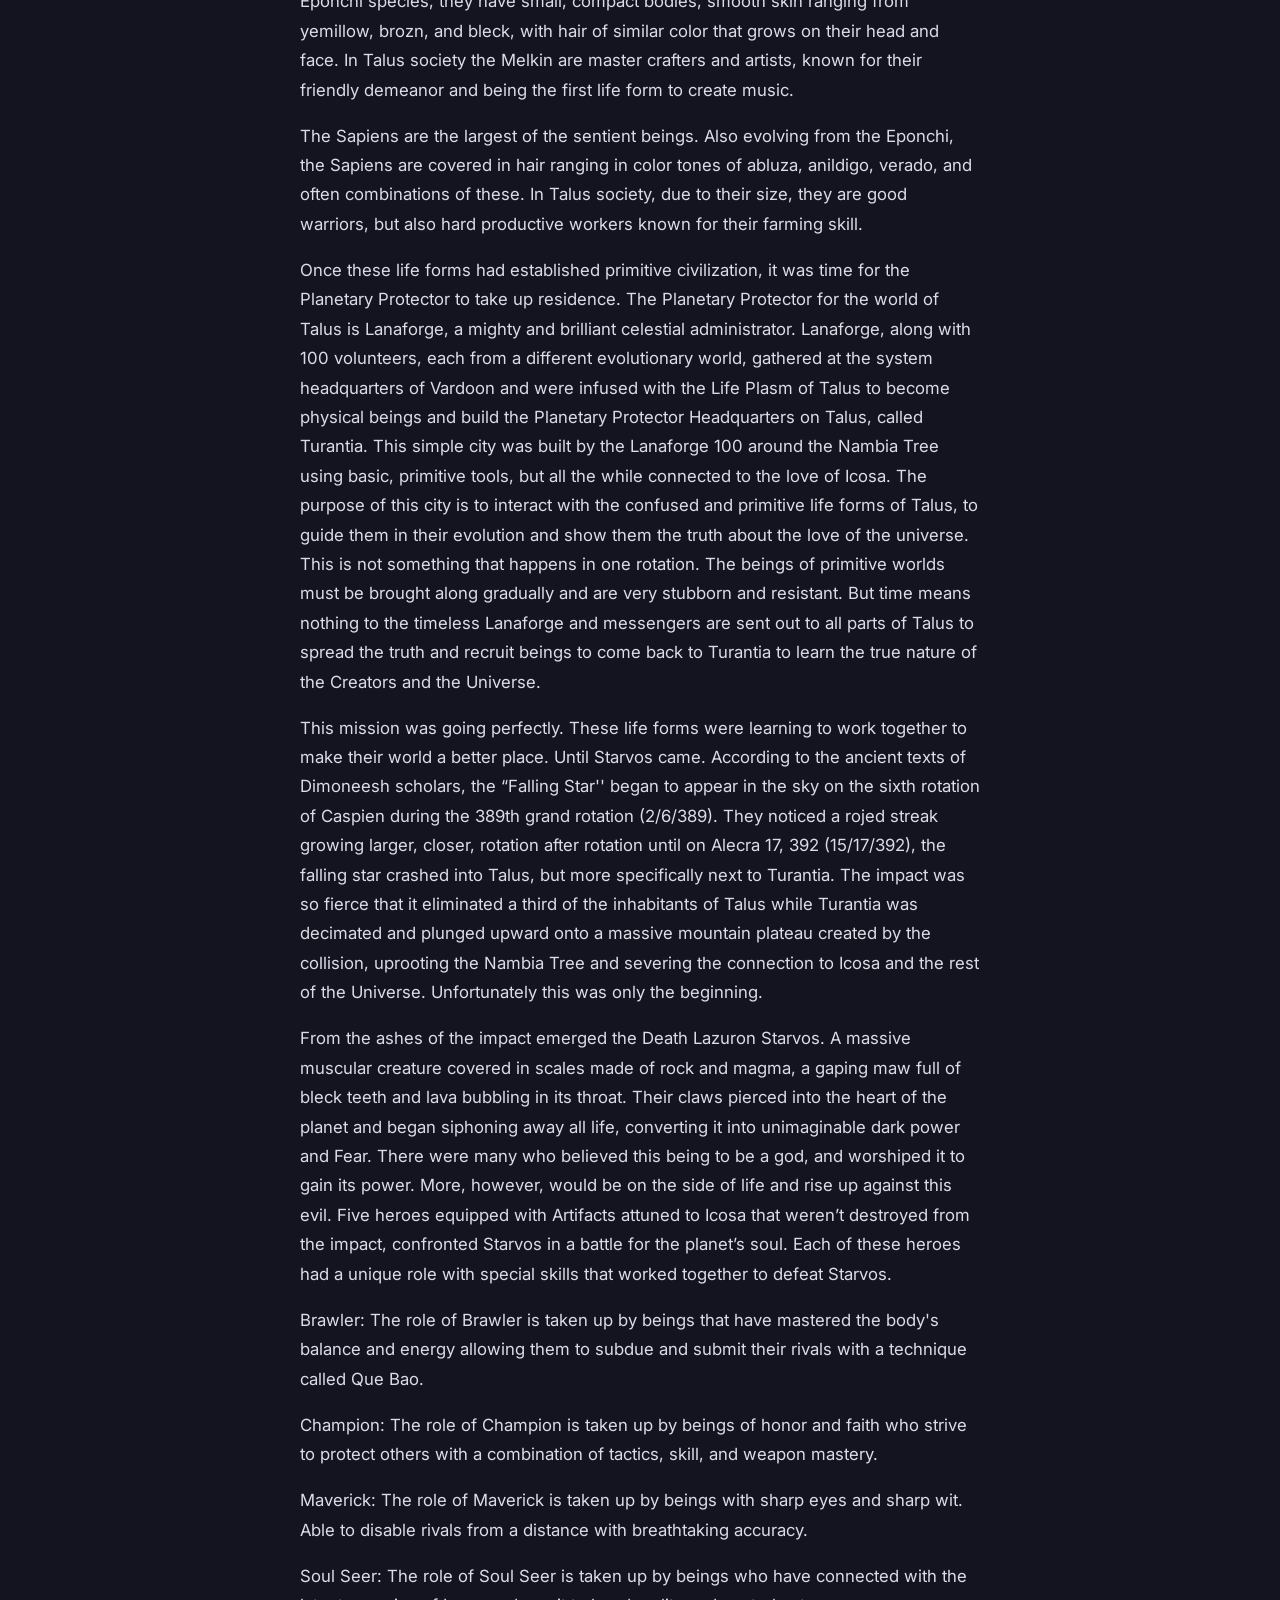
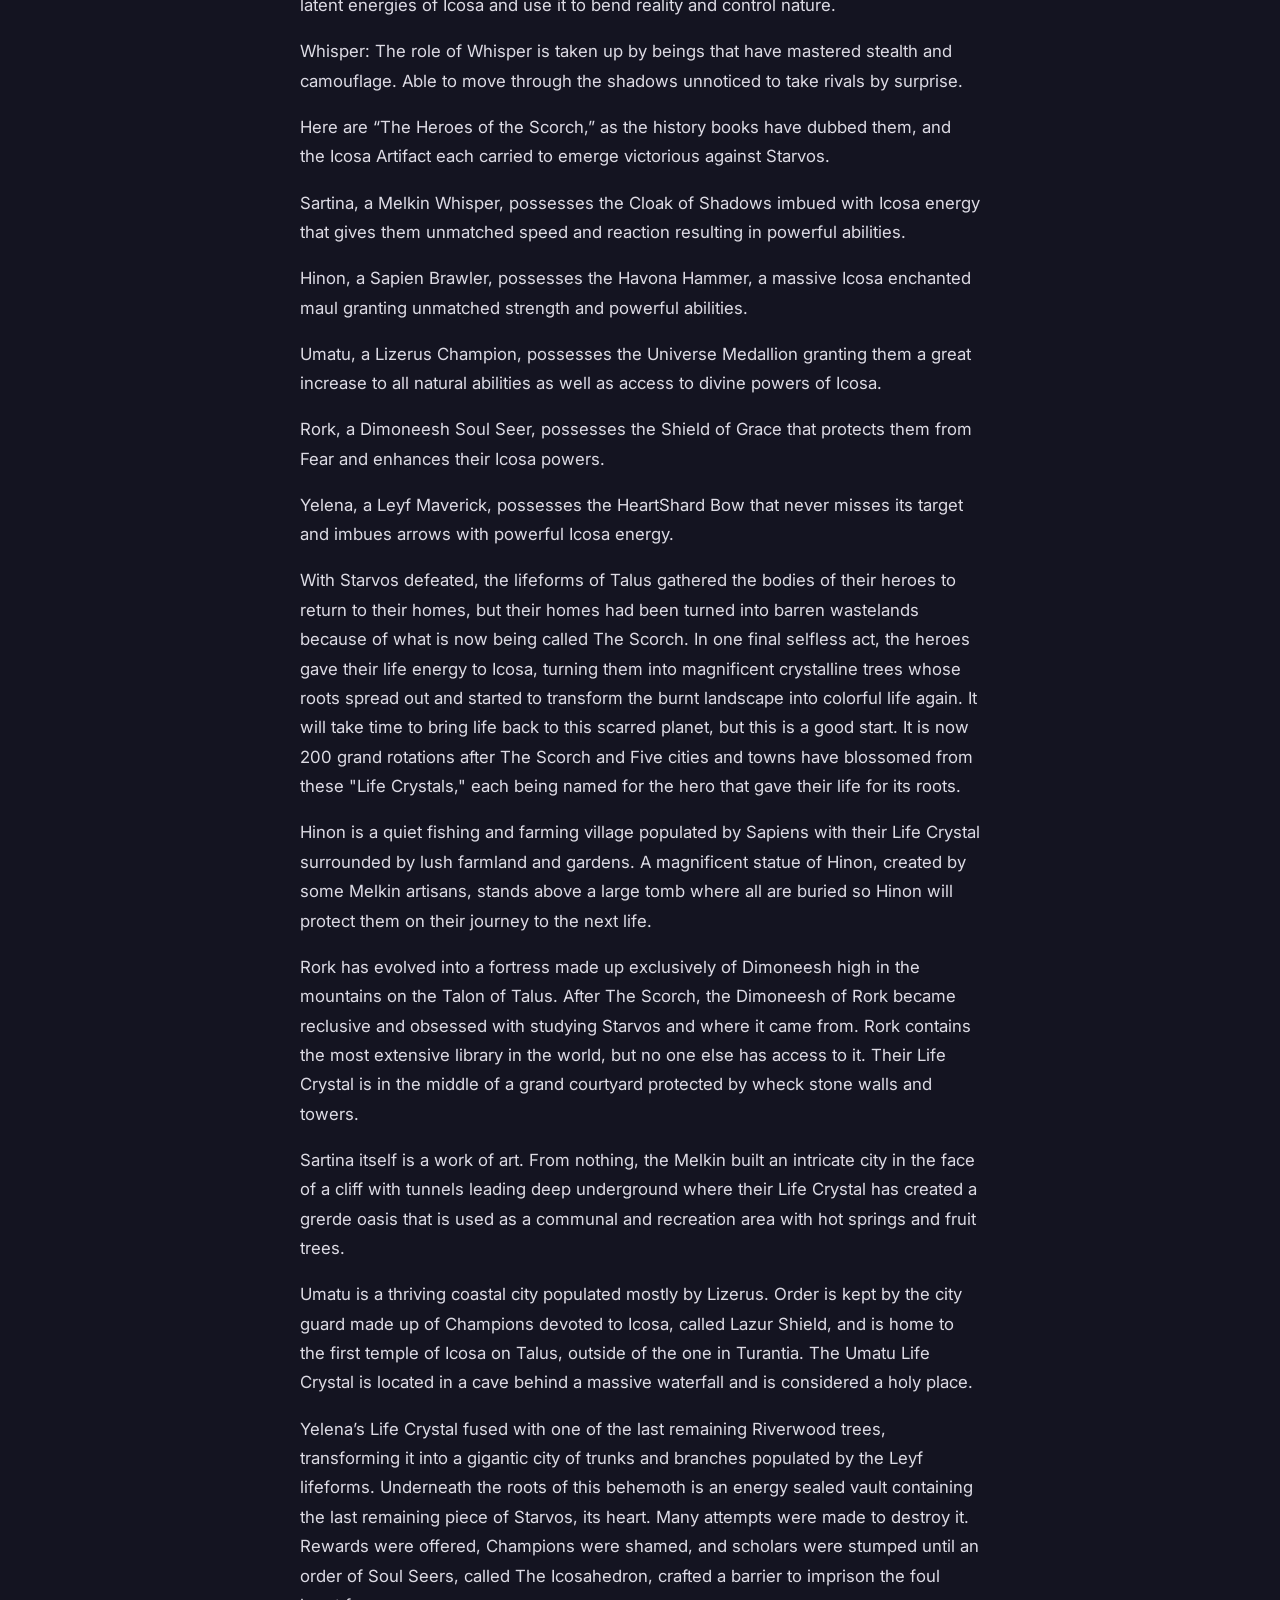
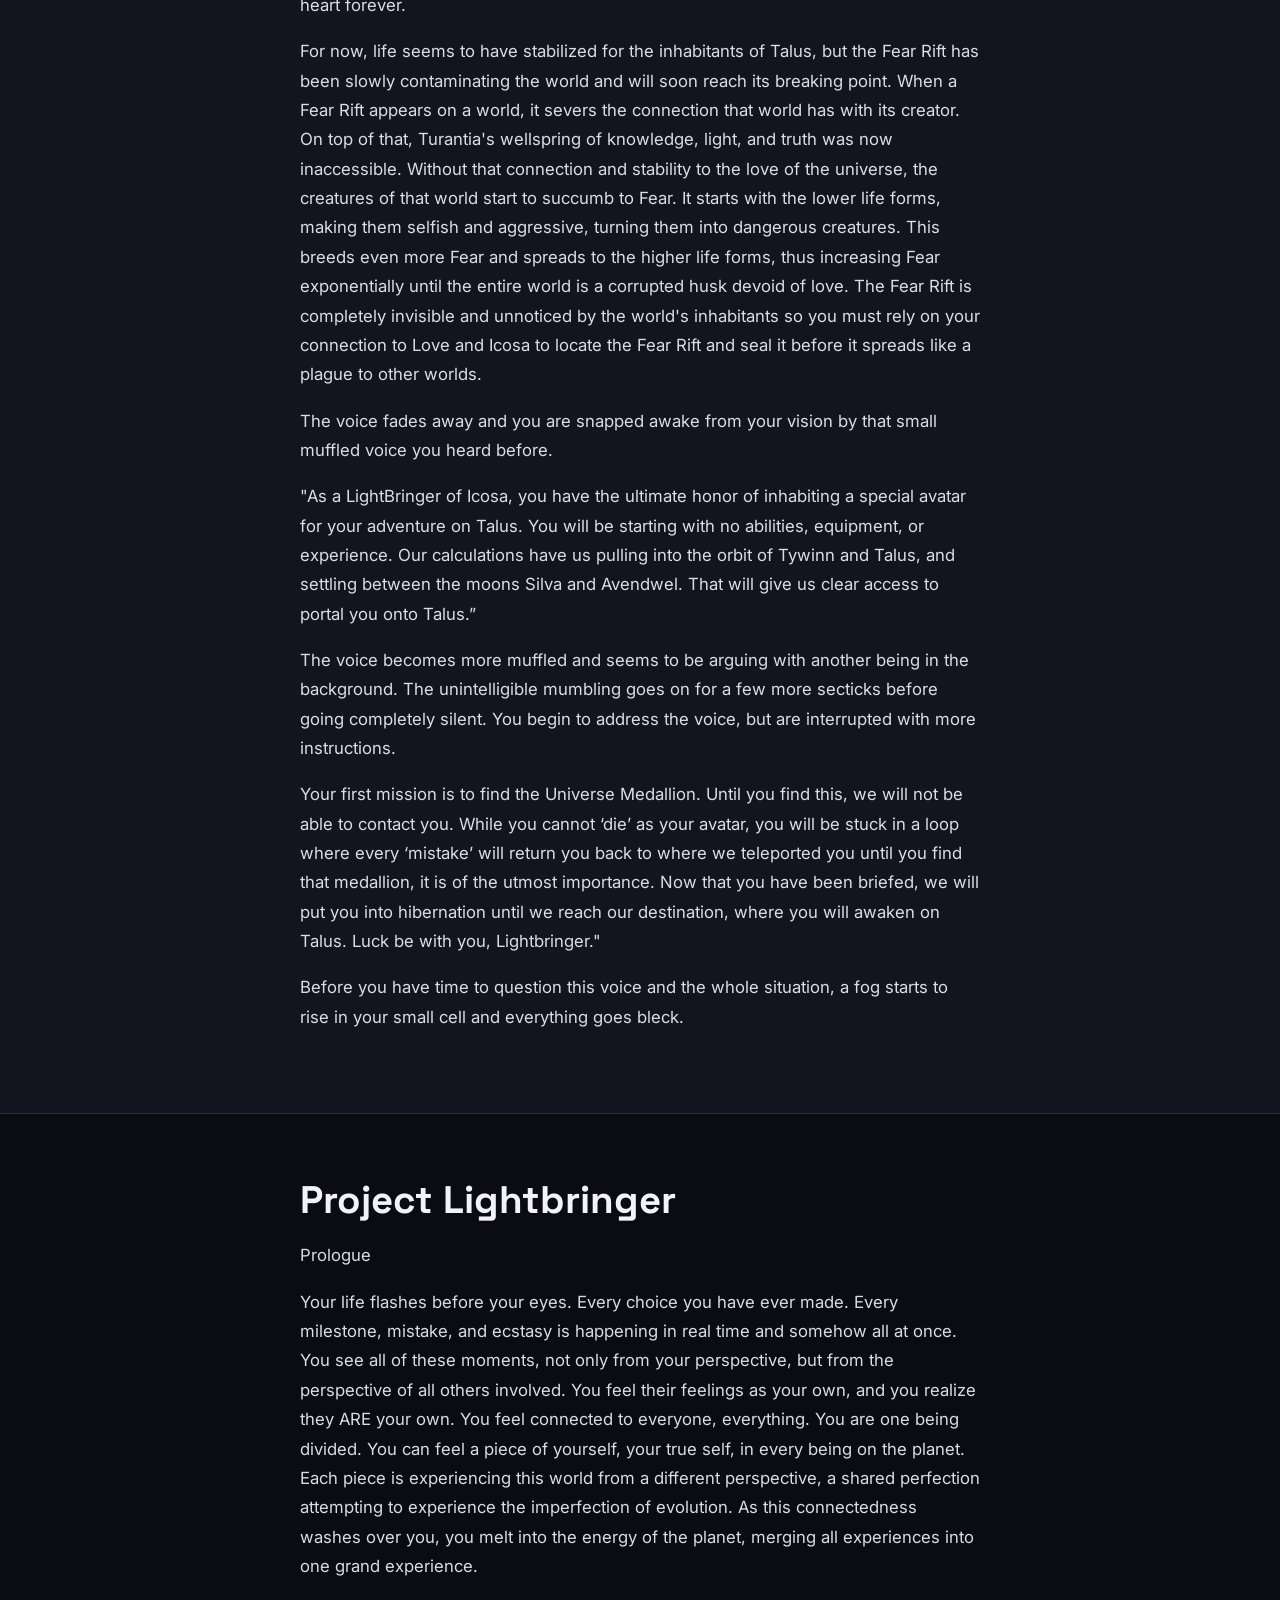
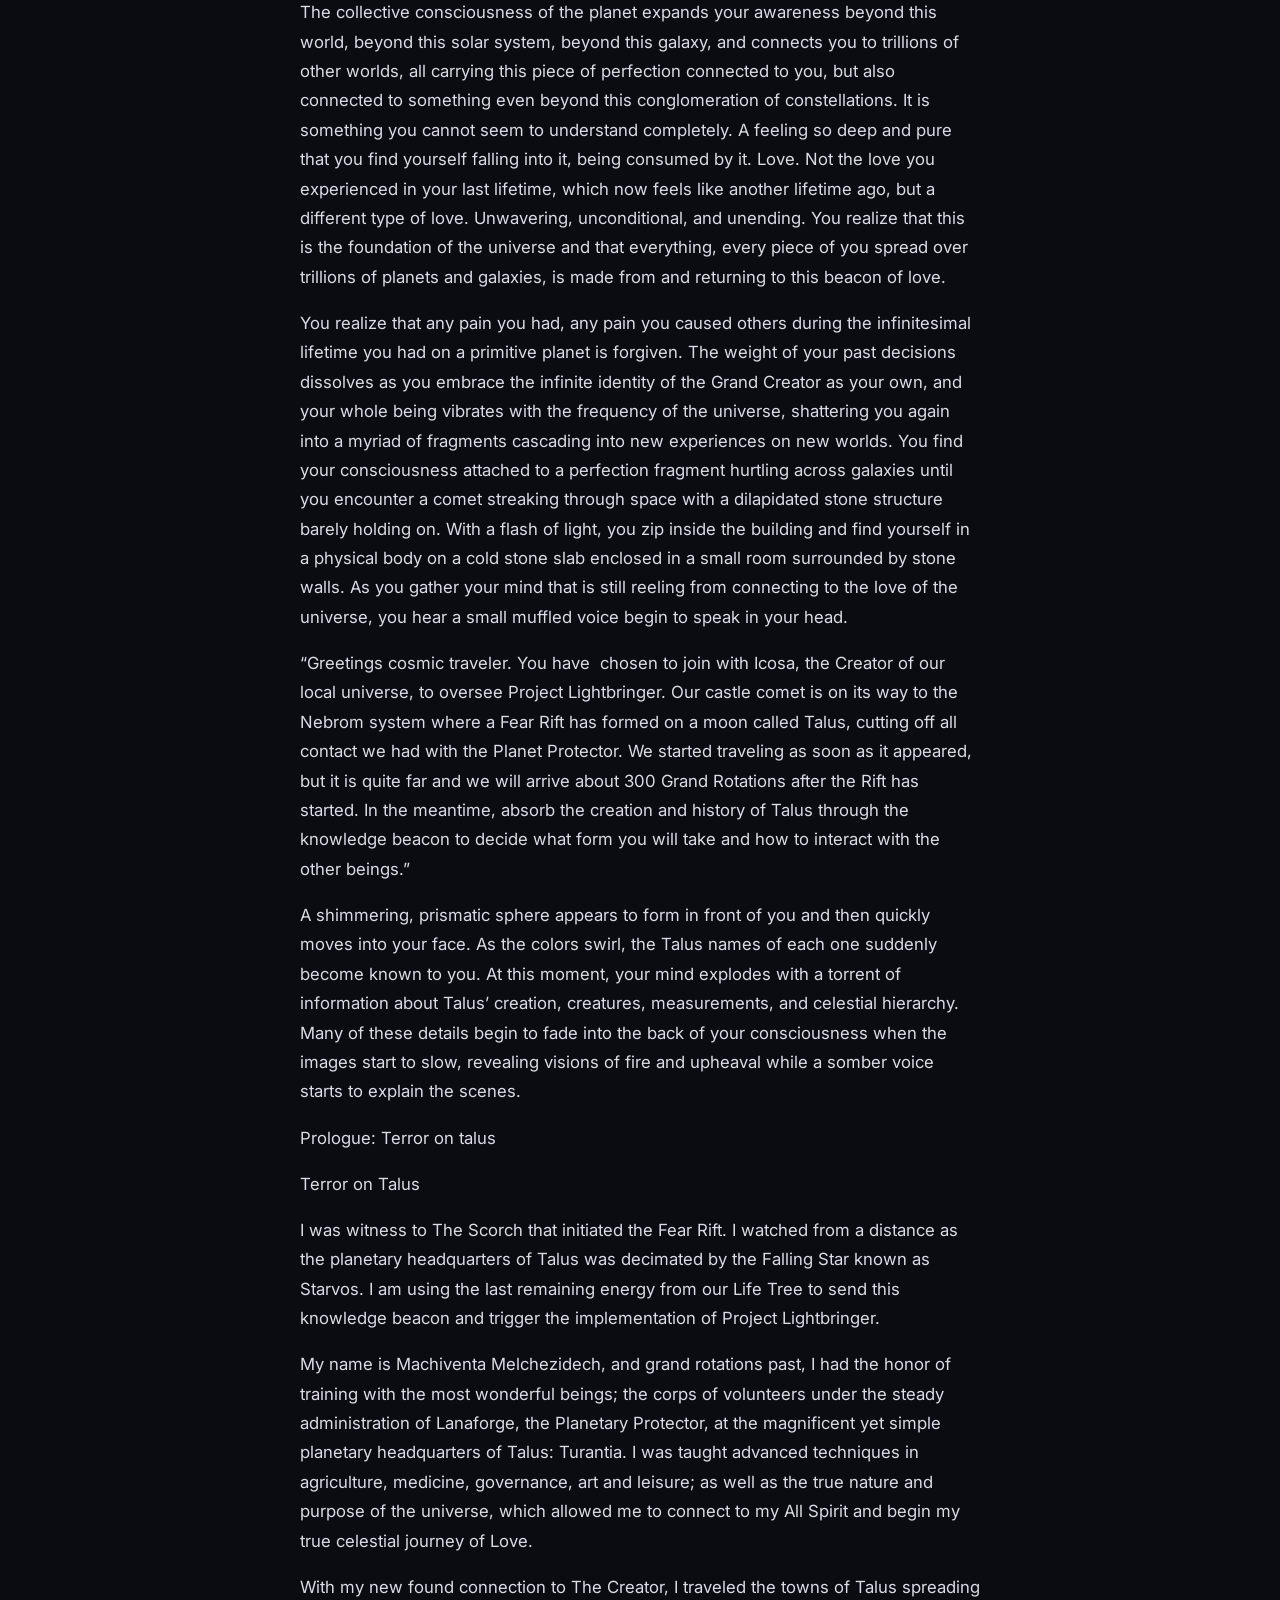
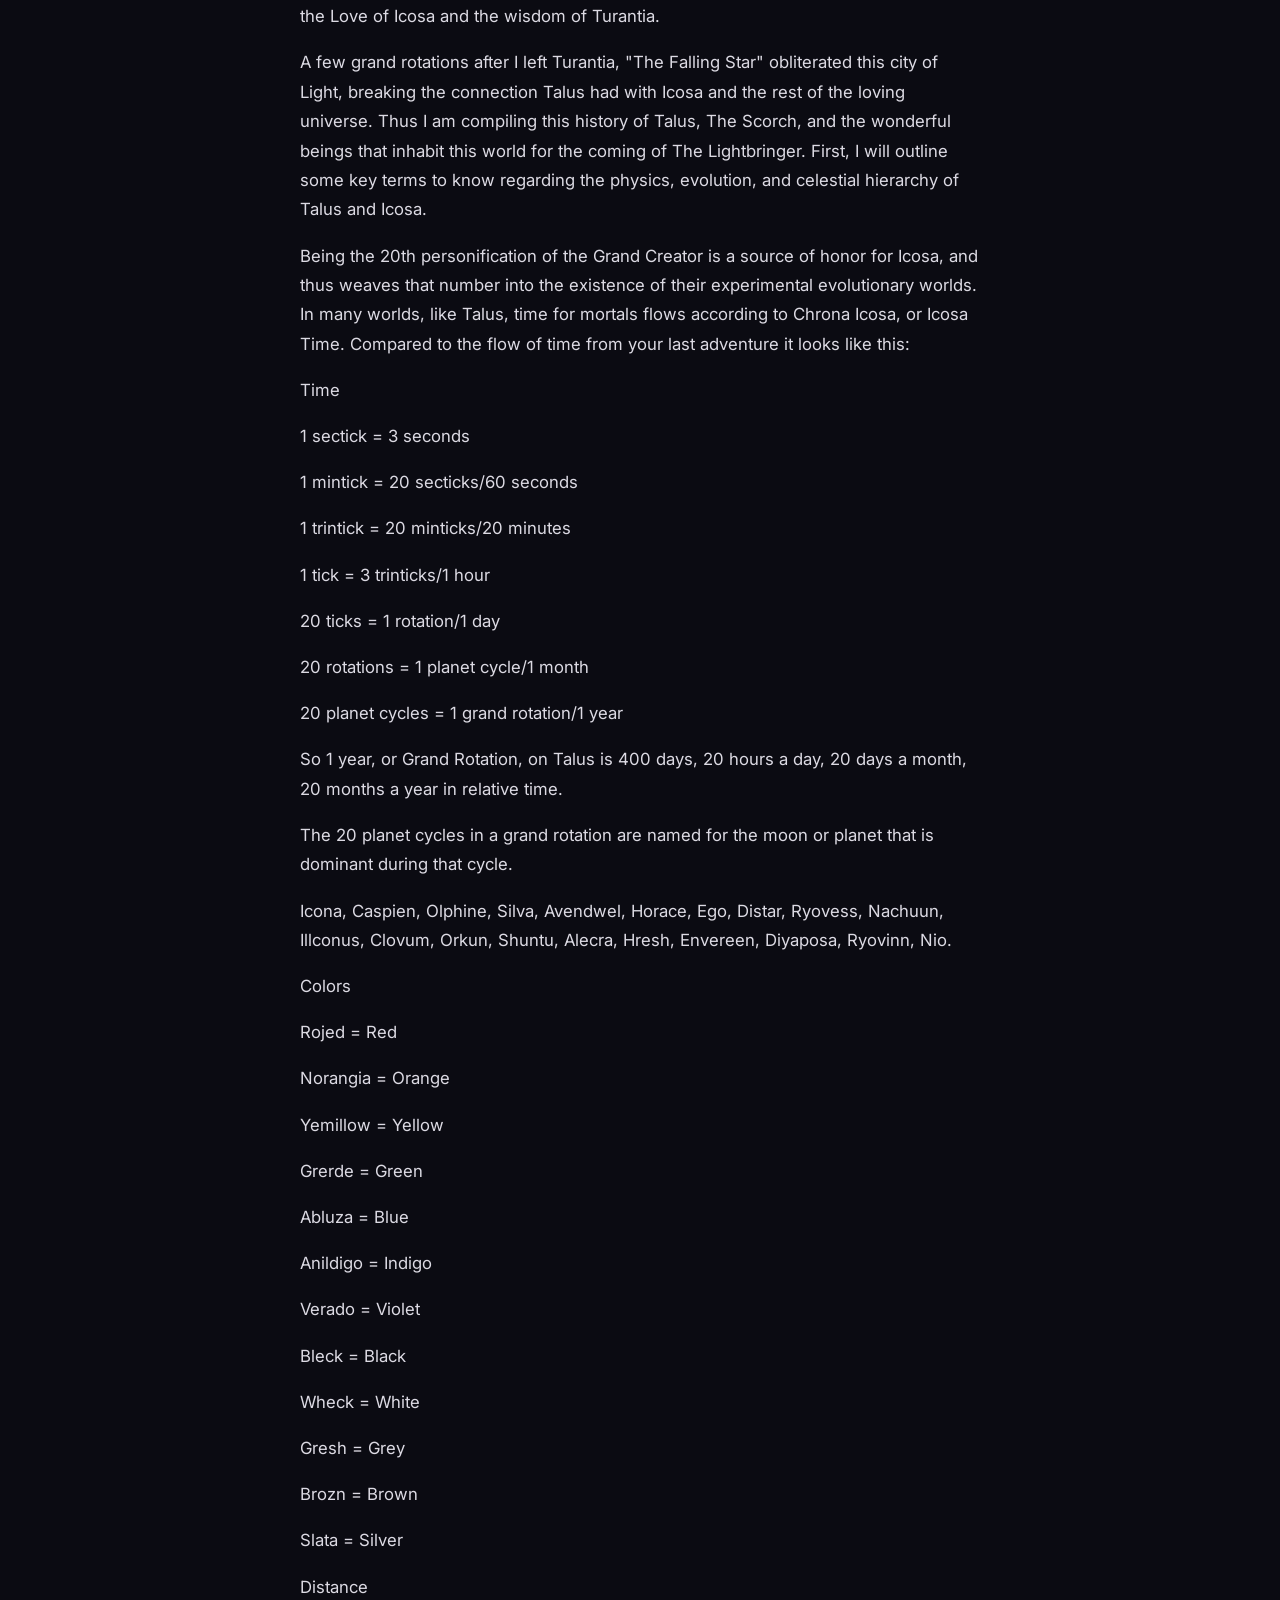
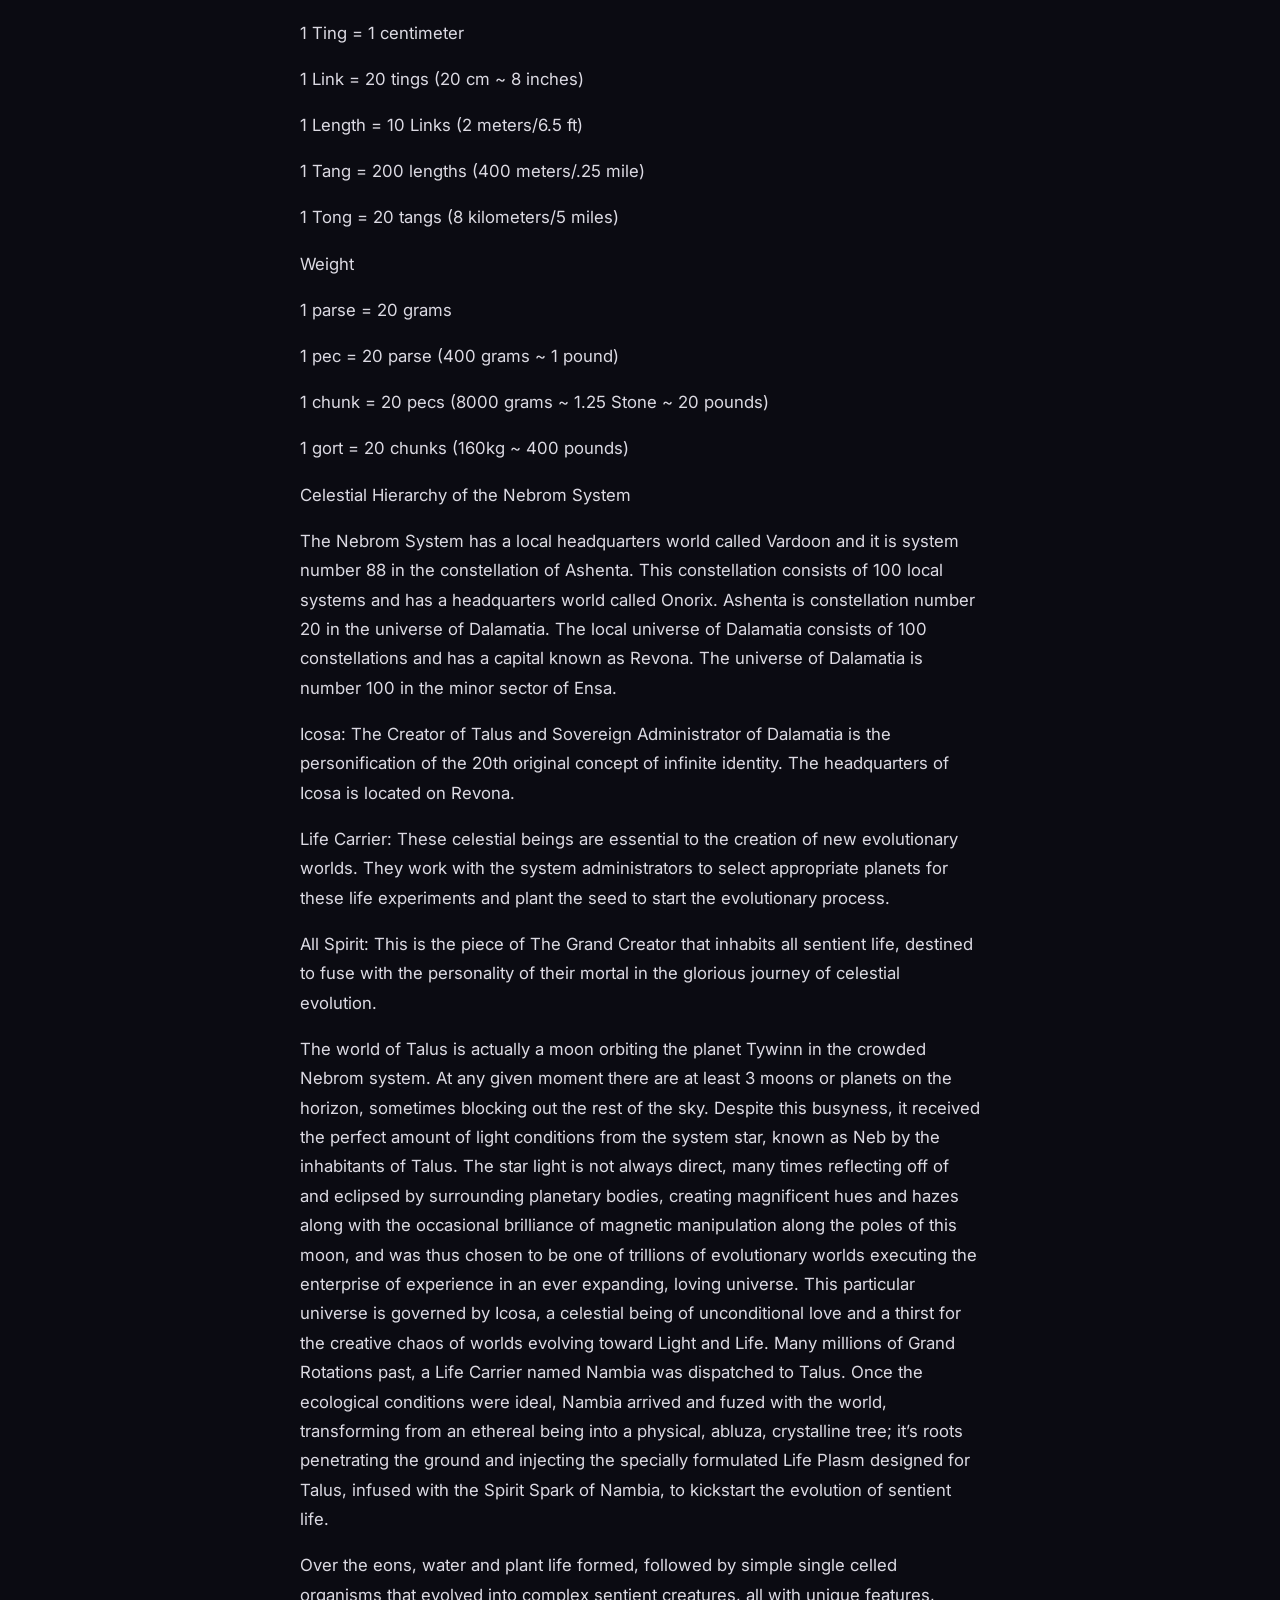
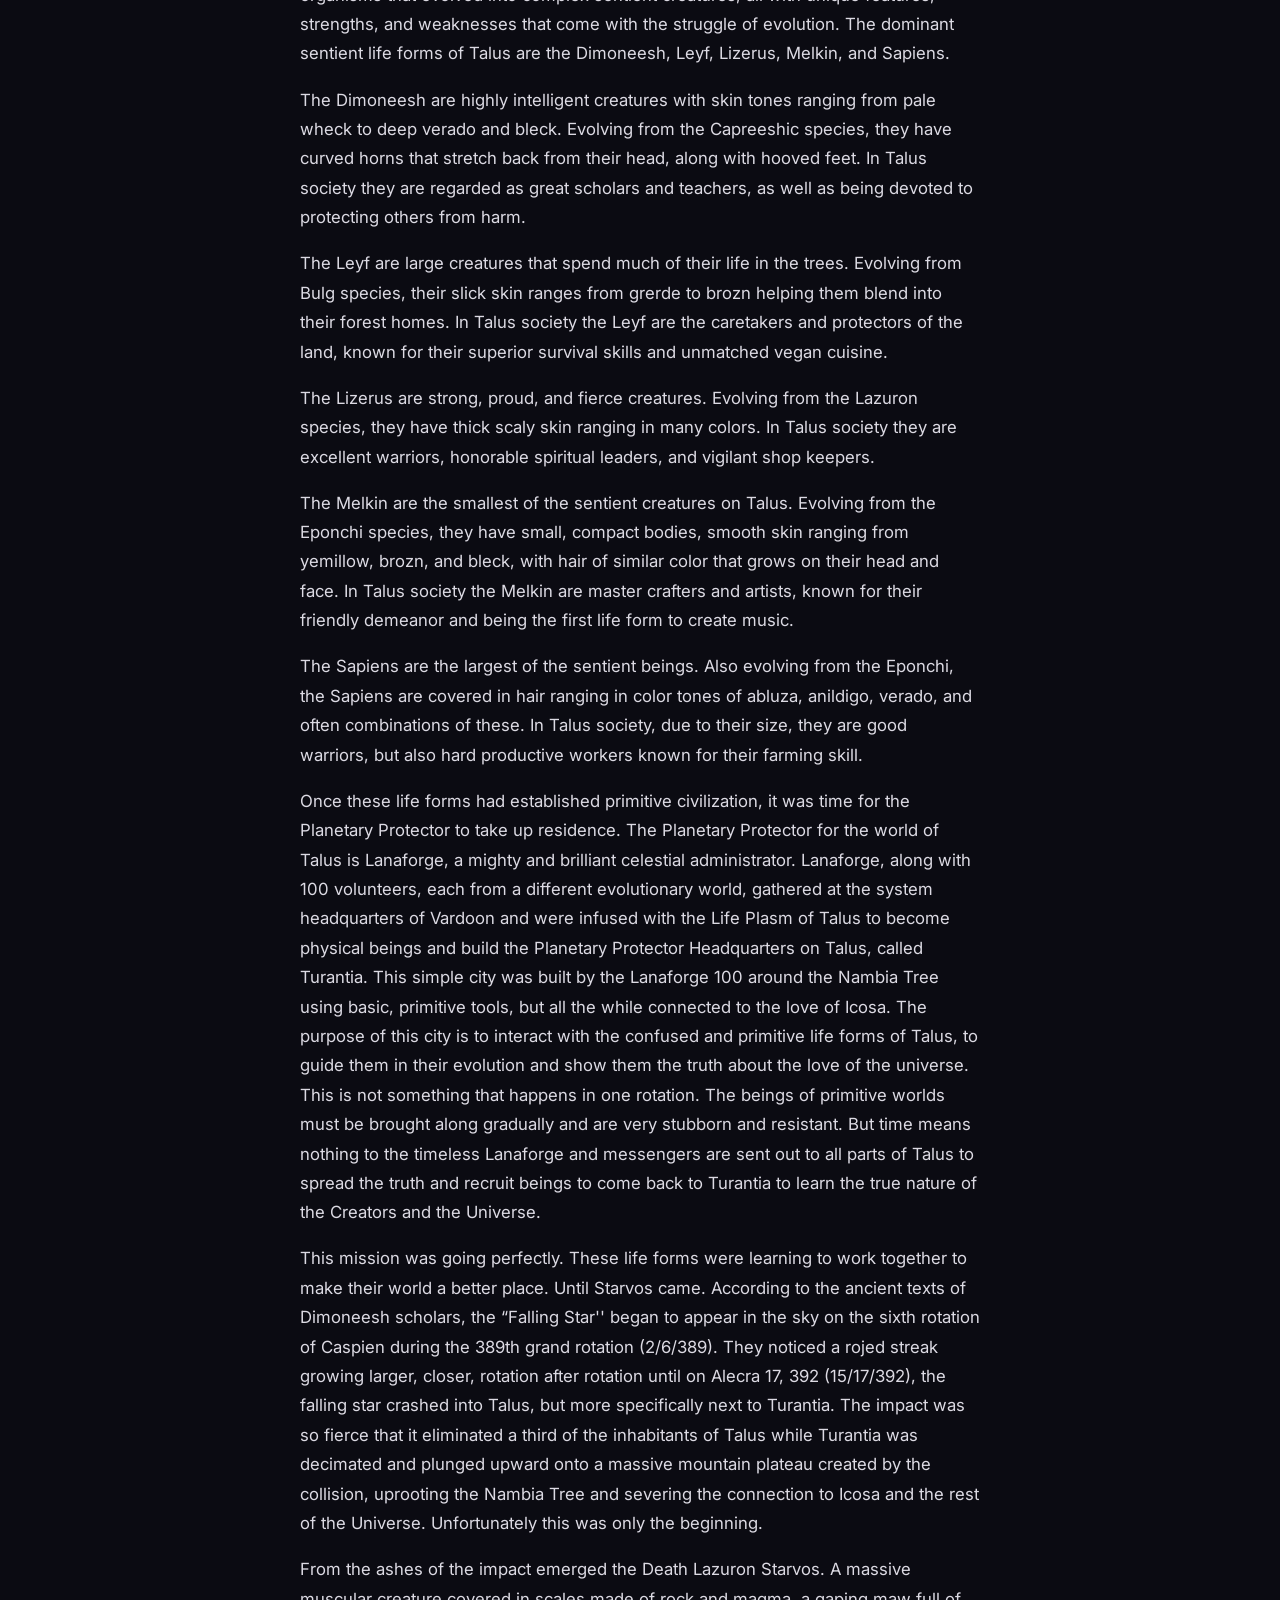
<file: site/lightbringer.html>
<!doctype html>
<html lang="en"><head>
<meta charset="utf-8"><meta name="viewport" content="width=device-width,initial-scale=1">
<title>Project Lightbringer | Prism Cortex Solutions</title>
<meta name="description" content="Project Lightbringer: the Prism Cortex story universe. Read the prologue, Terror on Talus, and Project Lightbringer.">
<meta property="og:title" content="Project Lightbringer | Prism Cortex Solutions"><meta property="og:description" content="Project Lightbringer: the Prism Cortex story universe. Read the prologue, Terror on Talus, and Project Lightbringer."><meta property="og:site_name" content="Prism Cortex Solutions">
<meta name="theme-color" content="#0b0b12">
<link rel="icon" href="favicon.ico" sizes="any"><link rel="icon" type="image/png" href="favicon.png"><link rel="apple-touch-icon" href="img/apple-touch-icon.png">
<link rel="preconnect" href="https://fonts.googleapis.com"><link rel="stylesheet" href="https://fonts.googleapis.com/css2?family=Inter:wght@400;600;700&family=Space+Grotesk:wght@600;700&display=swap">
<link rel="stylesheet" href="styles.css">

</head><body>
<svg width="0" height="0" style="position:absolute" aria-hidden="true"><defs>
<clipPath id="pcclip0">
<path clip-rule="nonzero" d="M 334 363 L 537.761719 363 L 537.761719 406 L 334 406 Z M 334 363 "/>
</clipPath>
<linearGradient id="pc-grad" x1="0" y1="0" x2="1" y2="1"><stop offset="0" stop-color="#ff4fd8"/><stop offset=".45" stop-color="#7a5cff"/><stop offset=".8" stop-color="#22d3ee"/><stop offset="1" stop-color="#facc15"/></linearGradient><symbol id="pc-brain" viewBox="70 150 475 525"><path fill-rule="nonzero" d="M 289.617188 526.511719 C 286.183594 526.511719 283.390625 529.300781 283.390625 532.730469 C 283.390625 536.164062 286.183594 538.953125 289.617188 538.953125 C 293.046875 538.953125 295.839844 536.164062 295.839844 532.730469 C 295.835938 529.300781 293.046875 526.511719 289.617188 526.511719 Z M 289.617188 526.511719 "/><path fill-rule="nonzero" d="M 232.566406 510.066406 C 229.132812 510.066406 226.34375 512.855469 226.34375 516.285156 C 226.34375 519.714844 229.132812 522.507812 232.566406 522.507812 C 236 522.507812 238.792969 519.714844 238.792969 516.285156 C 238.792969 512.855469 236 510.066406 232.566406 510.066406 Z M 232.566406 510.066406 "/><path fill-rule="nonzero" d="M 207.824219 433.6875 C 204.394531 433.6875 201.601562 436.480469 201.601562 439.90625 C 201.601562 443.335938 204.394531 446.128906 207.824219 446.128906 C 211.257812 446.128906 214.050781 443.335938 214.050781 439.90625 C 214.050781 436.480469 211.257812 433.6875 207.824219 433.6875 Z M 207.824219 433.6875 "/><path fill-rule="nonzero" d="M 166.183594 378.59375 C 162.75 378.59375 159.957031 381.386719 159.957031 384.816406 C 159.957031 388.246094 162.75 391.035156 166.183594 391.035156 C 169.613281 391.035156 172.40625 388.246094 172.40625 384.816406 C 172.40625 381.386719 169.613281 378.59375 166.183594 378.59375 Z M 166.183594 378.59375 "/><path fill-rule="nonzero" d="M 232.566406 299.320312 C 229.132812 299.320312 226.34375 302.113281 226.34375 305.542969 C 226.34375 308.972656 229.132812 311.765625 232.566406 311.765625 C 236 311.765625 238.792969 308.972656 238.792969 305.542969 C 238.792969 302.113281 236 299.320312 232.566406 299.320312 Z M 232.566406 299.320312 "/><path fill-rule="nonzero" d="M 289.617188 286.46875 C 286.183594 286.46875 283.390625 289.261719 283.390625 292.691406 C 283.390625 296.121094 286.183594 298.914062 289.617188 298.914062 C 293.046875 298.914062 295.839844 296.121094 295.839844 292.691406 C 295.835938 289.261719 293.046875 286.46875 289.617188 286.46875 Z M 289.617188 286.46875 "/><path fill-rule="nonzero" d="M 281.597656 211.148438 C 278.164062 211.148438 275.371094 213.9375 275.371094 217.367188 C 275.371094 220.800781 278.164062 223.589844 281.597656 223.589844 C 285.027344 223.589844 287.820312 220.800781 287.820312 217.367188 C 287.820312 213.9375 285.027344 211.148438 281.597656 211.148438 Z M 281.597656 211.148438 "/><path fill-rule="nonzero" d="M 281.597656 606.226562 C 278.164062 606.226562 275.371094 609.015625 275.371094 612.445312 C 275.371094 615.878906 278.164062 618.667969 281.597656 618.667969 C 285.027344 618.667969 287.820312 615.878906 287.820312 612.445312 C 287.820312 609.015625 285.027344 606.226562 281.597656 606.226562 Z M 281.597656 606.226562 "/><path fill-rule="nonzero" d="M 166.183594 405.9375 C 154.527344 405.9375 145.042969 396.464844 145.042969 384.816406 C 145.042969 373.167969 154.527344 363.6875 166.183594 363.6875 C 175.214844 363.6875 182.9375 369.378906 185.957031 377.359375 L 334.929688 377.359375 L 334.929688 350.84375 L 270.414062 350.84375 L 242.03125 324.425781 C 239.179688 325.859375 235.96875 326.664062 232.570312 326.664062 C 220.914062 326.664062 211.433594 317.191406 211.433594 305.542969 C 211.433594 293.894531 220.914062 284.414062 232.570312 284.414062 C 244.222656 284.414062 253.707031 293.890625 253.707031 305.542969 C 253.707031 308.347656 253.152344 311.027344 252.152344 313.480469 L 276.28125 335.9375 L 334.929688 335.9375 L 334.929688 300.140625 L 309.390625 300.140625 C 306.367188 308.125 298.644531 313.8125 289.613281 313.8125 C 277.960938 313.8125 268.472656 304.335938 268.472656 292.6875 C 268.472656 281.039062 277.957031 271.5625 289.613281 271.5625 C 298.644531 271.5625 306.367188 277.253906 309.390625 285.234375 L 334.929688 285.234375 L 334.929688 263.8125 L 317.261719 263.8125 L 289.070312 237.121094 C 286.746094 238.003906 284.226562 238.492188 281.59375 238.492188 C 269.941406 238.492188 260.457031 229.015625 260.457031 217.363281 C 260.457031 205.71875 269.941406 196.238281 281.59375 196.238281 C 293.25 196.238281 302.730469 205.714844 302.730469 217.363281 C 302.730469 220.917969 301.84375 224.269531 300.285156 227.210938 L 323.199219 248.90625 L 334.925781 248.90625 L 334.925781 204.90625 C 327.371094 181.660156 308.710938 164.105469 286.136719 159.753906 C 256.957031 154.125 225.636719 171.417969 212.953125 202.195312 C 199.359375 198.152344 184.816406 202.941406 176.8125 213.933594 C 169.855469 223.492188 168.84375 236.375 174.101562 247.347656 C 170.234375 247.929688 147.367188 251.75 133.441406 272.632812 C 121.679688 290.273438 120.730469 313.453125 130.734375 333.132812 C 100.820312 345.1875 80.078125 372.507812 77.429688 403.566406 C 74.371094 439.382812 95.882812 474.09375 130.734375 488.453125 C 128.773438 492.589844 120.011719 512.199219 128.027344 534.507812 C 139.328125 565.980469 173.308594 573.015625 175.007812 573.335938 C 169.570312 586.265625 172.890625 601.203125 183.140625 610.363281 C 194.011719 620.078125 210.425781 621.261719 222.890625 613.070312 C 222.488281 616.980469 220.570312 638.988281 235.539062 653.707031 C 256.824219 674.628906 291.851562 660.792969 296.078125 659.125 C 320.421875 649.507812 331.667969 628.769531 334.929688 622.113281 L 334.929688 580.90625 L 321.230469 580.90625 L 300.128906 602.296875 C 301.789062 605.308594 302.734375 608.769531 302.734375 612.449219 C 302.734375 624.097656 293.25 633.574219 281.597656 633.574219 C 269.941406 633.574219 260.460938 624.097656 260.460938 612.449219 C 260.460938 600.800781 269.941406 591.324219 281.597656 591.324219 C 284.117188 591.324219 286.53125 591.765625 288.773438 592.578125 L 314.996094 566.003906 L 334.929688 566.003906 L 334.929688 540.183594 L 309.390625 540.183594 C 306.371094 548.167969 298.648438 553.859375 289.617188 553.859375 C 277.960938 553.859375 268.476562 544.382812 268.476562 532.730469 C 268.476562 521.082031 277.960938 511.605469 289.617188 511.605469 C 298.648438 511.605469 306.371094 517.300781 309.390625 525.277344 L 334.929688 525.277344 L 334.929688 485.890625 L 274.988281 485.890625 L 252.167969 508.390625 C 253.15625 510.832031 253.707031 513.496094 253.707031 516.285156 C 253.707031 527.933594 244.222656 537.414062 232.570312 537.414062 C 220.914062 537.414062 211.433594 527.933594 211.433594 516.285156 C 211.433594 504.636719 220.914062 495.160156 232.570312 495.160156 C 235.984375 495.160156 239.207031 495.976562 242.0625 497.417969 L 268.867188 470.984375 L 334.929688 470.984375 L 334.929688 447.359375 L 227.601562 447.359375 C 224.582031 455.34375 216.855469 461.035156 207.824219 461.035156 C 196.171875 461.035156 186.6875 451.554688 186.6875 439.910156 C 186.6875 428.261719 196.171875 418.78125 207.824219 418.78125 C 216.855469 418.78125 224.582031 424.472656 227.601562 432.453125 L 334.929688 432.453125 L 334.929688 392.265625 L 185.957031 392.265625 C 182.9375 400.246094 175.214844 405.9375 166.183594 405.9375 Z M 166.183594 405.9375 "/><path fill-rule="nonzero" d="M 406.40625 485.890625 L 430.535156 508.347656 C 429.535156 510.796875 428.980469 513.476562 428.980469 516.285156 C 428.980469 527.933594 438.464844 537.414062 450.121094 537.414062 C 461.777344 537.414062 471.257812 527.933594 471.257812 516.285156 C 471.257812 504.636719 461.777344 495.160156 450.121094 495.160156 C 446.722656 495.160156 443.507812 495.972656 440.660156 497.402344 L 412.277344 470.984375 L 334.933594 470.984375 L 334.933594 485.886719 L 406.40625 485.886719 Z M 450.121094 510.066406 C 453.550781 510.066406 456.34375 512.855469 456.34375 516.285156 C 456.34375 519.714844 453.550781 522.507812 450.121094 522.507812 C 446.6875 522.507812 443.894531 519.714844 443.894531 516.285156 C 443.894531 512.855469 446.683594 510.066406 450.121094 510.066406 Z M 450.121094 510.066406 "/><path fill-rule="nonzero" d="M 413.816406 350.84375 L 440.625 324.40625 C 443.480469 325.851562 446.703125 326.664062 450.117188 326.664062 C 461.773438 326.664062 471.253906 317.191406 471.253906 305.542969 C 471.253906 293.894531 461.773438 284.414062 450.117188 284.414062 C 438.464844 284.414062 428.976562 293.890625 428.976562 305.542969 C 428.976562 308.332031 429.527344 310.992188 430.515625 313.4375 L 407.695312 335.9375 L 334.925781 335.9375 L 334.925781 350.839844 L 413.816406 350.839844 Z M 450.121094 299.320312 C 453.550781 299.320312 456.34375 302.113281 456.34375 305.542969 C 456.34375 308.972656 453.550781 311.765625 450.121094 311.765625 C 446.6875 311.765625 443.894531 308.972656 443.894531 305.542969 C 443.894531 302.113281 446.683594 299.320312 450.121094 299.320312 Z M 450.121094 299.320312 "/><path fill-rule="nonzero" d="M 373.296875 540.183594 C 376.320312 548.164062 384.042969 553.855469 393.074219 553.855469 C 404.726562 553.855469 414.214844 544.378906 414.214844 532.726562 C 414.214844 521.082031 404.730469 511.605469 393.074219 511.605469 C 384.042969 511.605469 376.320312 517.296875 373.296875 525.277344 L 334.929688 525.277344 L 334.929688 540.179688 L 373.296875 540.179688 Z M 393.074219 526.511719 C 396.503906 526.511719 399.300781 529.300781 399.300781 532.730469 C 399.300781 536.164062 396.503906 538.953125 393.074219 538.953125 C 389.640625 538.953125 386.847656 536.164062 386.847656 532.730469 C 386.84375 529.300781 389.640625 526.511719 393.074219 526.511719 Z M 393.074219 526.511719 "/><path fill-rule="nonzero" d="M 373.296875 300.140625 C 376.320312 308.125 384.042969 313.816406 393.074219 313.816406 C 404.726562 313.816406 414.214844 304.335938 414.214844 292.691406 C 414.214844 281.042969 404.730469 271.566406 393.074219 271.566406 C 384.042969 271.566406 376.320312 277.257812 373.296875 285.238281 L 334.929688 285.238281 L 334.929688 300.140625 Z M 393.074219 286.46875 C 396.503906 286.46875 399.300781 289.261719 399.300781 292.691406 C 399.300781 296.121094 396.503906 298.914062 393.074219 298.914062 C 389.640625 298.914062 386.847656 296.121094 386.847656 292.691406 C 386.84375 289.261719 389.640625 286.46875 393.074219 286.46875 Z M 393.074219 286.46875 "/><path fill-rule="nonzero" d="M 359.480469 580.90625 L 382.398438 602.601562 C 380.835938 605.542969 379.953125 608.890625 379.953125 612.445312 C 379.953125 624.09375 389.4375 633.574219 401.09375 633.574219 C 412.746094 633.574219 422.226562 624.09375 422.226562 612.445312 C 422.226562 600.796875 412.746094 591.324219 401.09375 591.324219 C 398.457031 591.324219 395.941406 591.808594 393.613281 592.6875 L 365.425781 566 L 334.933594 566 L 334.933594 580.902344 L 359.480469 580.902344 Z M 401.089844 606.226562 C 404.523438 606.226562 407.3125 609.015625 407.3125 612.445312 C 407.3125 615.878906 404.523438 618.667969 401.089844 618.667969 C 397.65625 618.667969 394.863281 615.878906 394.863281 612.445312 C 394.863281 609.015625 397.65625 606.226562 401.089844 606.226562 Z M 401.089844 606.226562 "/><path fill-rule="nonzero" d="M 367.691406 263.8125 L 393.914062 237.238281 C 396.15625 238.046875 398.570312 238.492188 401.089844 238.492188 C 412.746094 238.492188 422.226562 229.015625 422.226562 217.363281 C 422.226562 205.714844 412.746094 196.234375 401.089844 196.234375 C 389.4375 196.234375 379.949219 205.714844 379.949219 217.363281 C 379.949219 221.042969 380.898438 224.5 382.558594 227.515625 L 361.453125 248.90625 L 334.929688 248.90625 L 334.929688 263.808594 L 367.691406 263.808594 Z M 401.089844 211.148438 C 404.523438 211.148438 407.3125 213.9375 407.3125 217.367188 C 407.3125 220.800781 404.523438 223.589844 401.089844 223.589844 C 397.65625 223.589844 394.863281 220.800781 394.863281 217.367188 C 394.863281 213.9375 397.65625 211.148438 401.089844 211.148438 Z M 401.089844 211.148438 "/><path fill-rule="nonzero" d="M 455.085938 447.359375 C 458.105469 455.34375 465.828125 461.035156 474.859375 461.035156 C 486.515625 461.035156 495.996094 451.554688 495.996094 439.910156 C 495.996094 428.261719 486.515625 418.78125 474.859375 418.78125 C 465.828125 418.78125 458.105469 424.472656 455.085938 432.453125 L 334.929688 432.453125 L 334.929688 447.359375 Z M 474.859375 433.6875 C 478.292969 433.6875 481.085938 436.480469 481.085938 439.90625 C 481.085938 443.335938 478.292969 446.128906 474.859375 446.128906 C 471.429688 446.128906 468.636719 443.335938 468.636719 439.90625 C 468.636719 436.480469 471.429688 433.6875 474.859375 433.6875 Z M 474.859375 433.6875 "/><g clip-path="url(#pcclip0)">
<path fill-rule="nonzero" d="M 516.503906 363.6875 C 507.472656 363.6875 499.75 369.378906 496.726562 377.359375 L 334.929688 377.359375 L 334.929688 392.265625 L 496.726562 392.265625 C 499.75 400.246094 507.472656 405.9375 516.503906 405.9375 C 528.160156 405.9375 537.640625 396.460938 537.640625 384.8125 C 537.640625 373.164062 528.160156 363.6875 516.503906 363.6875 Z M 516.503906 391.035156 C 513.070312 391.035156 510.28125 388.246094 510.28125 384.816406 C 510.28125 381.386719 513.070312 378.59375 516.503906 378.59375 C 519.9375 378.59375 522.730469 381.386719 522.730469 384.816406 C 522.730469 388.246094 519.9375 391.035156 516.503906 391.035156 Z M 516.503906 391.035156 "/>
</g></symbol></defs></svg>
<header class="site"><div class="wrap">
<a class="logo" href="index.html"><img src="img/logo.png" alt="Prism Cortex Solutions" height="44" style="height:44px;width:auto"></a>
<button class="menu-btn" aria-label="Menu" onclick="document.querySelector('nav.main').classList.toggle('open')">☰</button>
<nav class="main"><a href="index.html">Home</a><a href="games.html">Game Node</a><a href="pos.html">POS Node (Beta)</a><a href="solutions.html">Web Node (Beta)</a><a href="videos.html">Video Node</a><a href="music.html">Music Node</a><a href="gifted-gifter.html">Gifted Gifter</a><a href="behind-the-brain.html">Behind the Brain</a><a href="contact.html">Contact</a></nav>
</div></header>
<main>

<section class="hero"><div class="wrap">
<span class="eyebrow">Stories</span>
<h1>Project <span class="grad">Lightbringer</span></h1>
<p class="lead">A story of love, light and the Universe Medallion, set on the planet Talus.</p>
<div class="btns"><a class="btn" href="#talus">Prologue: Terror on Talus</a><a class="btn" href="#lightbringer">Project Lightbringer</a><a class="btn" href="behind-the-brain.html">Back to Behind the Brain</a></div>
</div></section>
<section class="alt" id="talus"><div class="wrap story"><h2>Prologue: Terror on Talus</h2><p>Terror on Talus</p><p>I was witness to The Scorch that initiated the Fear Rift. I watched from a distance as the planetary headquarters of Talus was decimated by the Falling Star known as Starvos. I am using the last remaining energy from our Life Tree to send this knowledge beacon and trigger the implementation of Project Lightbringer.</p><p>My name is Machiventa Melchezidech, and grand rotations past, I had the honor of training with the most wonderful beings; the corps of volunteers under the steady administration of Lanaforge, the Planetary Protector, at the magnificent yet simple planetary headquarters of Talus: Turantia. I was taught advanced techniques in agriculture, medicine, governance, art and leisure; as well as the true nature and purpose of the universe, which allowed me to connect to my All Spirit and begin my true celestial journey of Love.</p><p>With my new found connection to The Creator, I traveled the towns of Talus spreading the Love of Icosa and the wisdom of Turantia.</p><p>A few grand rotations after I left Turantia, &quot;The Falling Star&quot; obliterated this city of Light, breaking the connection Talus had with Icosa and the rest of the loving universe. Thus I am compiling this history of Talus, The Scorch, and the wonderful beings that inhabit this world for the coming of The Lightbringer. First, I will outline some key terms to know regarding the physics, evolution, and celestial hierarchy of Talus and Icosa.</p><p>Being the 20th personification of the Grand Creator is a source of honor for Icosa, and thus weaves that number into the existence of their experimental evolutionary worlds. In many worlds, like Talus, time for mortals flows according to Chrona Icosa, or Icosa Time. Compared to the flow of time from your last adventure it looks like this:</p><p>Time</p><p>1 sectick = 3 seconds</p><p>1 mintick = 20 secticks/60 seconds</p><p>1 trintick = 20 minticks/20 minutes</p><p>1 tick = 3 trinticks/1 hour</p><p>20 ticks = 1 rotation/1 day</p><p>20 rotations = 1 planet cycle/1 month</p><p>20 planet cycles = 1 grand rotation/1 year</p><p>So 1 year, or Grand Rotation, on Talus is 400 days, 20 hours a day, 20 days a month, 20 months a year in relative time.</p><p>The 20 planet cycles in a grand rotation are named for the moon or planet that is dominant during that cycle.</p><p>Icona, Caspien, Olphine, Silva, Avendwel, Horace, Ego, Distar, Ryovess, Nachuun, Illconus, Clovum, Orkun, Shuntu, Alecra, Hresh, Envereen, Diyaposa, Ryovinn, Nio.</p><p>Colors</p><p>Rojed = Red</p><p>Norangia = Orange</p><p>Yemillow = Yellow</p><p>Grerde = Green</p><p>Abluza = Blue</p><p>Anildigo = Indigo</p><p>Verado = Violet</p><p>Bleck = Black</p><p>Wheck = White</p><p>Gresh = Grey</p><p>Brozn = Brown</p><p>Slata = Silver</p><p>Distance</p><p>1 Ting = 1 centimeter</p><p>1 Link = 20 tings (20 cm ~ 8 inches)</p><p>1 Length = 10 Links (2 meters/6.5 ft)</p><p>1 Tang = 200 lengths (400 meters/.25 mile)</p><p>1 Tong = 20 tangs (8 kilometers/5 miles)</p><p>Weight</p><p>1 parse = 20 grams</p><p>1 pec = 20 parse (400 grams ~ 1 pound)</p><p>1 chunk = 20 pecs (8000 grams ~ 1.25 Stone ~ 20 pounds)</p><p>1 gort = 20 chunks (160kg ~ 400 pounds)</p><p>Celestial Hierarchy of the Nebrom System</p><p>The Nebrom System has a local headquarters world called Vardoon and it is system number 88 in the constellation of Ashenta. This constellation consists of 100 local systems and has a headquarters world called Onorix. Ashenta is constellation number 20 in the universe of Dalamatia. The local universe of Dalamatia consists of 100 constellations and has a capital known as Revona. The universe of Dalamatia is number 100 in the minor sector of Ensa.</p><p>Icosa: The Creator of Talus and Sovereign Administrator of Dalamatia is the personification of the 20th original concept of infinite identity. The headquarters of Icosa is located on Revona.</p><p>Life Carrier: These celestial beings are essential to the creation of new evolutionary worlds. They work with the system administrators to select appropriate planets for these life experiments and plant the seed to start the evolutionary process.</p><p>All Spirit: This is the piece of The Grand Creator that inhabits all sentient life, destined to fuse with the personality of their mortal in the glorious journey of celestial evolution.</p><p>The world of Talus is actually a moon orbiting the planet Tywinn in the crowded Nebrom system. At any given moment there are at least 3 moons or planets on the horizon, sometimes blocking out the rest of the sky. Despite this busyness, it received the perfect amount of light conditions from the system star, known as Neb by the inhabitants of Talus. The star light is not always direct, many times reflecting off of and eclipsed by surrounding planetary bodies, creating magnificent hues and hazes along with the occasional brilliance of magnetic manipulation along the poles of this moon, and was thus chosen to be one of trillions of evolutionary worlds executing the enterprise of experience in an ever expanding, loving universe. This particular universe is governed by Icosa, a celestial being of unconditional love and a thirst for the creative chaos of worlds evolving toward Light and Life. Many millions of Grand Rotations past, a Life Carrier named Nambia was dispatched to Talus. Once the ecological conditions were ideal, Nambia arrived and fuzed with the world, transforming from an ethereal being into a physical, abluza, crystalline tree; it’s roots penetrating the ground and injecting the specially formulated Life Plasm designed for Talus, infused with the Spirit Spark of Nambia, to kickstart the evolution of sentient life.</p><p>Over the eons, water and plant life formed, followed by simple single celled organisms that evolved into complex sentient creatures, all with unique features, strengths, and weaknesses that come with the struggle of evolution. The dominant sentient life forms of Talus are the Dimoneesh, Leyf, Lizerus, Melkin, and Sapiens.</p><p>The Dimoneesh are highly intelligent creatures with skin tones ranging from pale wheck to deep verado and bleck. Evolving from the Capreeshic species, they have curved horns that stretch back from their head, along with hooved feet. In Talus society they are regarded as great scholars and teachers, as well as being devoted to protecting others from harm.</p><p>The Leyf are large creatures that spend much of their life in the trees. Evolving from Bulg species, their slick skin ranges from grerde to brozn helping them blend into their forest homes. In Talus society the Leyf are the caretakers and protectors of the land, known for their superior survival skills and unmatched vegan cuisine.</p><p>The Lizerus are strong, proud, and fierce creatures. Evolving from the Lazuron species, they have thick scaly skin ranging in many colors. In Talus society they are excellent warriors, honorable spiritual leaders, and vigilant shop keepers.</p><p>The Melkin are the smallest of the sentient creatures on Talus. Evolving from the Eponchi species, they have small, compact bodies, smooth skin ranging from yemillow, brozn, and bleck, with hair of similar color that grows on their head and face. In Talus society the Melkin are master crafters and artists, known for their friendly demeanor and being the first life form to create music.</p><p>The Sapiens are the largest of the sentient beings. Also evolving from the Eponchi, the Sapiens are covered in hair ranging in color tones of abluza, anildigo, verado, and often combinations of these. In Talus society, due to their size, they are good warriors, but also hard productive workers known for their farming skill.</p><p>Once these life forms had established primitive civilization, it was time for the Planetary Protector to take up residence. The Planetary Protector for the world of Talus is Lanaforge, a mighty and brilliant celestial administrator. Lanaforge, along with 100 volunteers, each from a different evolutionary world, gathered at the system headquarters of Vardoon and were infused with the Life Plasm of Talus to become physical beings and build the Planetary Protector Headquarters on Talus, called Turantia. This simple city was built by the Lanaforge 100 around the Nambia Tree using basic, primitive tools, but all the while connected to the love of Icosa. The purpose of this city is to interact with the confused and primitive life forms of Talus, to guide them in their evolution and show them the truth about the love of the universe. This is not something that happens in one rotation. The beings of primitive worlds must be brought along gradually and are very stubborn and resistant. But time means nothing to the timeless Lanaforge and messengers are sent out to all parts of Talus to spread the truth and recruit beings to come back to Turantia to learn the true nature of the Creators and the Universe.</p><p>This mission was going perfectly. These life forms were learning to work together to make their world a better place. Until Starvos came. According to the ancient texts of Dimoneesh scholars, the “Falling Star&#x27;&#x27; began to appear in the sky on the sixth rotation of Caspien during the 389th grand rotation (2/6/389). They noticed a rojed streak growing larger, closer, rotation after rotation until on Alecra 17, 392 (15/17/392), the falling star crashed into Talus, but more specifically next to Turantia. The impact was so fierce that it eliminated a third of the inhabitants of Talus while Turantia was decimated and plunged upward onto a massive mountain plateau created by the collision, uprooting the Nambia Tree and severing the connection to Icosa and the rest of the Universe. Unfortunately this was only the beginning.</p><p>From the ashes of the impact emerged the Death Lazuron Starvos. A massive muscular creature covered in scales made of rock and magma, a gaping maw full of bleck teeth and lava bubbling in its throat. Their claws pierced into the heart of the planet and began siphoning away all life, converting it into unimaginable dark power and Fear. There were many who believed this being to be a god, and worshiped it to gain its power. More, however, would be on the side of life and rise up against this evil. Five heroes equipped with Artifacts attuned to Icosa that weren’t destroyed from the impact, confronted Starvos in a battle for the planet’s soul. Each of these heroes had a unique role with special skills that worked together to defeat Starvos.</p><p>Brawler: The role of Brawler is taken up by beings that have mastered the body&#x27;s balance and energy allowing them to subdue and submit their rivals with a technique called Que Bao.</p><p>Champion: The role of Champion is taken up by beings of honor and faith who strive to protect others with a combination of tactics, skill, and weapon mastery.</p><p>Maverick: The role of Maverick is taken up by beings with sharp eyes and sharp wit. Able to disable rivals from a distance with breathtaking accuracy.</p><p>Soul Seer: The role of Soul Seer is taken up by beings who have connected with the latent energies of Icosa and use it to bend reality and control nature.</p><p>Whisper: The role of Whisper is taken up by beings that have mastered stealth and camouflage. Able to move through the shadows unnoticed to take rivals by surprise.</p><p>Here are “The Heroes of the Scorch,” as the history books have dubbed them, and the Icosa Artifact each carried to emerge victorious against Starvos.</p><p>Sartina, a Melkin Whisper, possesses the Cloak of Shadows imbued with Icosa energy that gives them unmatched speed and reaction resulting in powerful abilities.</p><p>Hinon, a Sapien Brawler, possesses the Havona Hammer, a massive Icosa enchanted maul granting unmatched strength and powerful abilities.</p><p>Umatu, a Lizerus Champion, possesses the Universe Medallion granting them a great increase to all natural abilities as well as access to divine powers of Icosa.</p><p>Rork, a Dimoneesh Soul Seer, possesses the Shield of Grace that protects them from Fear and enhances their Icosa powers.</p><p>Yelena, a Leyf Maverick, possesses the HeartShard Bow that never misses its target and imbues arrows with powerful Icosa energy.</p><p>With Starvos defeated, the lifeforms of Talus gathered the bodies of their heroes to return to their homes, but their homes had been turned into barren wastelands because of what is now being called The Scorch. In one final selfless act, the heroes gave their life energy to Icosa, turning them into magnificent crystalline trees whose roots spread out and started to transform the burnt landscape into colorful life again. It will take time to bring life back to this scarred planet, but this is a good start. It is now 200 grand rotations after The Scorch and Five cities and towns have blossomed from these &quot;Life Crystals,&quot; each being named for the hero that gave their life for its roots.</p><p>Hinon is a quiet fishing and farming village populated by Sapiens with their Life Crystal surrounded by lush farmland and gardens. A magnificent statue of Hinon, created by some Melkin artisans, stands above a large tomb where all are buried so Hinon will protect them on their journey to the next life.</p><p>Rork has evolved into a fortress made up exclusively of Dimoneesh high in the mountains on the Talon of Talus. After The Scorch, the Dimoneesh of Rork became reclusive and obsessed with studying Starvos and where it came from. Rork contains the most extensive library in the world, but no one else has access to it. Their Life Crystal is in the middle of a grand courtyard protected by wheck stone walls and towers.</p><p>Sartina itself is a work of art. From nothing, the Melkin built an intricate city in the face of a cliff with tunnels leading deep underground where their Life Crystal has created a grerde oasis that is used as a communal and recreation area with hot springs and fruit trees.</p><p>Umatu is a thriving coastal city populated mostly by Lizerus. Order is kept by the city guard made up of Champions devoted to Icosa, called Lazur Shield, and is home to the first temple of Icosa on Talus, outside of the one in Turantia. The Umatu Life Crystal is located in a cave behind a massive waterfall and is considered a holy place.</p><p>Yelena’s Life Crystal fused with one of the last remaining Riverwood trees, transforming it into a gigantic city of trunks and branches populated by the Leyf lifeforms. Underneath the roots of this behemoth is an energy sealed vault containing the last remaining piece of Starvos, its heart. Many attempts were made to destroy it. Rewards were offered, Champions were shamed, and scholars were stumped until an order of Soul Seers, called The Icosahedron, crafted a barrier to imprison the foul heart forever.</p><p>For now, life seems to have stabilized for the inhabitants of Talus, but the Fear Rift has been slowly contaminating the world and will soon reach its breaking point. When a Fear Rift appears on a world, it severs the connection that world has with its creator. On top of that, Turantia&#x27;s wellspring of knowledge, light, and truth was now inaccessible. Without that connection and stability to the love of the universe, the creatures of that world start to succumb to Fear. It starts with the lower life forms, making them selfish and aggressive, turning them into dangerous creatures. This breeds even more Fear and spreads to the higher life forms, thus increasing Fear exponentially until the entire world is a corrupted husk devoid of love. The Fear Rift is completely invisible and unnoticed by the world&#x27;s inhabitants so you must rely on your connection to Love and Icosa to locate the Fear Rift and seal it before it spreads like a plague to other worlds.</p><p>The voice fades away and you are snapped awake from your vision by that small muffled voice you heard before.</p><p>&quot;As a LightBringer of Icosa, you have the ultimate honor of inhabiting a special avatar for your adventure on Talus. You will be starting with no abilities, equipment, or experience. Our calculations have us pulling into the orbit of Tywinn and Talus, and settling between the moons Silva and Avendwel. That will give us clear access to portal you onto Talus.”</p><p>The voice becomes more muffled and seems to be arguing with another being in the background. The unintelligible mumbling goes on for a few more secticks before going completely silent. You begin to address the voice, but are interrupted with more instructions.</p><p>Your first mission is to find the Universe Medallion. Until you find this, we will not be able to contact you. While you cannot ‘die’ as your avatar, you will be stuck in a loop where every ‘mistake’ will return you back to where we teleported you until you find that medallion, it is of the utmost importance. Now that you have been briefed, we will put you into hibernation until we reach our destination, where you will awaken on Talus. Luck be with you, Lightbringer.&quot;</p><p>Before you have time to question this voice and the whole situation, a fog starts to rise in your small cell and everything goes bleck.</p></div></section>
<section id="lightbringer"><div class="wrap story"><h2>Project Lightbringer</h2><p>Prologue</p><p>Your life flashes before your eyes. Every choice you have ever made. Every milestone, mistake, and ecstasy is happening in real time and somehow all at once. You see all of these moments, not only from your perspective, but from the perspective of all others involved. You feel their feelings as your own, and you realize they ARE your own. You feel connected to everyone, everything. You are one being divided. You can feel a piece of yourself, your true self, in every being on the planet. Each piece is experiencing this world from a different perspective, a shared perfection attempting to experience the imperfection of evolution. As this connectedness washes over you, you melt into the energy of the planet, merging all experiences into one grand experience.</p><p>The collective consciousness of the planet expands your awareness beyond this world, beyond this solar system, beyond this galaxy, and connects you to trillions of other worlds, all carrying this piece of perfection connected to you, but also connected to something even beyond this conglomeration of constellations. It is something you cannot seem to understand completely. A feeling so deep and pure that you find yourself falling into it, being consumed by it. Love. Not the love you experienced in your last lifetime, which now feels like another lifetime ago, but a different type of love. Unwavering, unconditional, and unending. You realize that this is the foundation of the universe and that everything, every piece of you spread over trillions of planets and galaxies, is made from and returning to this beacon of love.</p><p>You realize that any pain you had, any pain you caused others during the infinitesimal lifetime you had on a primitive planet is forgiven. The weight of your past decisions dissolves as you embrace the infinite identity of the Grand Creator as your own, and your whole being vibrates with the frequency of the universe, shattering you again into a myriad of fragments cascading into new experiences on new worlds. You find your consciousness attached to a perfection fragment hurtling across galaxies until you encounter a comet streaking through space with a dilapidated stone structure barely holding on. With a flash of light, you zip inside the building and find yourself in a physical body on a cold stone slab enclosed in a small room surrounded by stone walls. As you gather your mind that is still reeling from connecting to the love of the universe, you hear a small muffled voice begin to speak in your head.</p><p>“Greetings cosmic traveler. You have  chosen to join with Icosa, the Creator of our local universe, to oversee Project Lightbringer. Our castle comet is on its way to the Nebrom system where a Fear Rift has formed on a moon called Talus, cutting off all contact we had with the Planet Protector. We started traveling as soon as it appeared, but it is quite far and we will arrive about 300 Grand Rotations after the Rift has started. In the meantime, absorb the creation and history of Talus through the knowledge beacon to decide what form you will take and how to interact with the other beings.”</p><p>A shimmering, prismatic sphere appears to form in front of you and then quickly moves into your face. As the colors swirl, the Talus names of each one suddenly become known to you. At this moment, your mind explodes with a torrent of information about Talus’ creation, creatures, measurements, and celestial hierarchy. Many of these details begin to fade into the back of your consciousness when the images start to slow, revealing visions of fire and upheaval while a somber voice starts to explain the scenes.</p><p>Prologue: Terror on talus</p><p>Terror on Talus</p><p>I was witness to The Scorch that initiated the Fear Rift. I watched from a distance as the planetary headquarters of Talus was decimated by the Falling Star known as Starvos. I am using the last remaining energy from our Life Tree to send this knowledge beacon and trigger the implementation of Project Lightbringer.</p><p>My name is Machiventa Melchezidech, and grand rotations past, I had the honor of training with the most wonderful beings; the corps of volunteers under the steady administration of Lanaforge, the Planetary Protector, at the magnificent yet simple planetary headquarters of Talus: Turantia. I was taught advanced techniques in agriculture, medicine, governance, art and leisure; as well as the true nature and purpose of the universe, which allowed me to connect to my All Spirit and begin my true celestial journey of Love.</p><p>With my new found connection to The Creator, I traveled the towns of Talus spreading the Love of Icosa and the wisdom of Turantia.</p><p>A few grand rotations after I left Turantia, &quot;The Falling Star&quot; obliterated this city of Light, breaking the connection Talus had with Icosa and the rest of the loving universe. Thus I am compiling this history of Talus, The Scorch, and the wonderful beings that inhabit this world for the coming of The Lightbringer. First, I will outline some key terms to know regarding the physics, evolution, and celestial hierarchy of Talus and Icosa.</p><p>Being the 20th personification of the Grand Creator is a source of honor for Icosa, and thus weaves that number into the existence of their experimental evolutionary worlds. In many worlds, like Talus, time for mortals flows according to Chrona Icosa, or Icosa Time. Compared to the flow of time from your last adventure it looks like this:</p><p>Time</p><p>1 sectick = 3 seconds</p><p>1 mintick = 20 secticks/60 seconds</p><p>1 trintick = 20 minticks/20 minutes</p><p>1 tick = 3 trinticks/1 hour</p><p>20 ticks = 1 rotation/1 day</p><p>20 rotations = 1 planet cycle/1 month</p><p>20 planet cycles = 1 grand rotation/1 year</p><p>So 1 year, or Grand Rotation, on Talus is 400 days, 20 hours a day, 20 days a month, 20 months a year in relative time.</p><p>The 20 planet cycles in a grand rotation are named for the moon or planet that is dominant during that cycle.</p><p>Icona, Caspien, Olphine, Silva, Avendwel, Horace, Ego, Distar, Ryovess, Nachuun, Illconus, Clovum, Orkun, Shuntu, Alecra, Hresh, Envereen, Diyaposa, Ryovinn, Nio.</p><p>Colors</p><p>Rojed = Red</p><p>Norangia = Orange</p><p>Yemillow = Yellow</p><p>Grerde = Green</p><p>Abluza = Blue</p><p>Anildigo = Indigo</p><p>Verado = Violet</p><p>Bleck = Black</p><p>Wheck = White</p><p>Gresh = Grey</p><p>Brozn = Brown</p><p>Slata = Silver</p><p>Distance</p><p>1 Ting = 1 centimeter</p><p>1 Link = 20 tings (20 cm ~ 8 inches)</p><p>1 Length = 10 Links (2 meters/6.5 ft)</p><p>1 Tang = 200 lengths (400 meters/.25 mile)</p><p>1 Tong = 20 tangs (8 kilometers/5 miles)</p><p>Weight</p><p>1 parse = 20 grams</p><p>1 pec = 20 parse (400 grams ~ 1 pound)</p><p>1 chunk = 20 pecs (8000 grams ~ 1.25 Stone ~ 20 pounds)</p><p>1 gort = 20 chunks (160kg ~ 400 pounds)</p><p>Celestial Hierarchy of the Nebrom System</p><p>The Nebrom System has a local headquarters world called Vardoon and it is system number 88 in the constellation of Ashenta. This constellation consists of 100 local systems and has a headquarters world called Onorix. Ashenta is constellation number 20 in the universe of Dalamatia. The local universe of Dalamatia consists of 100 constellations and has a capital known as Revona. The universe of Dalamatia is number 100 in the minor sector of Ensa.</p><p>Icosa: The Creator of Talus and Sovereign Administrator of Dalamatia is the personification of the 20th original concept of infinite identity. The headquarters of Icosa is located on Revona.</p><p>Life Carrier: These celestial beings are essential to the creation of new evolutionary worlds. They work with the system administrators to select appropriate planets for these life experiments and plant the seed to start the evolutionary process.</p><p>All Spirit: This is the piece of The Grand Creator that inhabits all sentient life, destined to fuse with the personality of their mortal in the glorious journey of celestial evolution.</p><p>The world of Talus is actually a moon orbiting the planet Tywinn in the crowded Nebrom system. At any given moment there are at least 3 moons or planets on the horizon, sometimes blocking out the rest of the sky. Despite this busyness, it received the perfect amount of light conditions from the system star, known as Neb by the inhabitants of Talus. The star light is not always direct, many times reflecting off of and eclipsed by surrounding planetary bodies, creating magnificent hues and hazes along with the occasional brilliance of magnetic manipulation along the poles of this moon, and was thus chosen to be one of trillions of evolutionary worlds executing the enterprise of experience in an ever expanding, loving universe. This particular universe is governed by Icosa, a celestial being of unconditional love and a thirst for the creative chaos of worlds evolving toward Light and Life. Many millions of Grand Rotations past, a Life Carrier named Nambia was dispatched to Talus. Once the ecological conditions were ideal, Nambia arrived and fuzed with the world, transforming from an ethereal being into a physical, abluza, crystalline tree; it’s roots penetrating the ground and injecting the specially formulated Life Plasm designed for Talus, infused with the Spirit Spark of Nambia, to kickstart the evolution of sentient life.</p><p>Over the eons, water and plant life formed, followed by simple single celled organisms that evolved into complex sentient creatures, all with unique features, strengths, and weaknesses that come with the struggle of evolution. The dominant sentient life forms of Talus are the Dimoneesh, Leyf, Lizerus, Melkin, and Sapiens.</p><p>The Dimoneesh are highly intelligent creatures with skin tones ranging from pale wheck to deep verado and bleck. Evolving from the Capreeshic species, they have curved horns that stretch back from their head, along with hooved feet. In Talus society they are regarded as great scholars and teachers, as well as being devoted to protecting others from harm.</p><p>The Leyf are large creatures that spend much of their life in the trees. Evolving from Bulg species, their slick skin ranges from grerde to brozn helping them blend into their forest homes. In Talus society the Leyf are the caretakers and protectors of the land, known for their superior survival skills and unmatched vegan cuisine.</p><p>The Lizerus are strong, proud, and fierce creatures. Evolving from the Lazuron species, they have thick scaly skin ranging in many colors. In Talus society they are excellent warriors, honorable spiritual leaders, and vigilant shop keepers.</p><p>The Melkin are the smallest of the sentient creatures on Talus. Evolving from the Eponchi species, they have small, compact bodies, smooth skin ranging from yemillow, brozn, and bleck, with hair of similar color that grows on their head and face. In Talus society the Melkin are master crafters and artists, known for their friendly demeanor and being the first life form to create music.</p><p>The Sapiens are the largest of the sentient beings. Also evolving from the Eponchi, the Sapiens are covered in hair ranging in color tones of abluza, anildigo, verado, and often combinations of these. In Talus society, due to their size, they are good warriors, but also hard productive workers known for their farming skill.</p><p>Once these life forms had established primitive civilization, it was time for the Planetary Protector to take up residence. The Planetary Protector for the world of Talus is Lanaforge, a mighty and brilliant celestial administrator. Lanaforge, along with 100 volunteers, each from a different evolutionary world, gathered at the system headquarters of Vardoon and were infused with the Life Plasm of Talus to become physical beings and build the Planetary Protector Headquarters on Talus, called Turantia. This simple city was built by the Lanaforge 100 around the Nambia Tree using basic, primitive tools, but all the while connected to the love of Icosa. The purpose of this city is to interact with the confused and primitive life forms of Talus, to guide them in their evolution and show them the truth about the love of the universe. This is not something that happens in one rotation. The beings of primitive worlds must be brought along gradually and are very stubborn and resistant. But time means nothing to the timeless Lanaforge and messengers are sent out to all parts of Talus to spread the truth and recruit beings to come back to Turantia to learn the true nature of the Creators and the Universe.</p><p>This mission was going perfectly. These life forms were learning to work together to make their world a better place. Until Starvos came. According to the ancient texts of Dimoneesh scholars, the “Falling Star&#x27;&#x27; began to appear in the sky on the sixth rotation of Caspien during the 389th grand rotation (2/6/389). They noticed a rojed streak growing larger, closer, rotation after rotation until on Alecra 17, 392 (15/17/392), the falling star crashed into Talus, but more specifically next to Turantia. The impact was so fierce that it eliminated a third of the inhabitants of Talus while Turantia was decimated and plunged upward onto a massive mountain plateau created by the collision, uprooting the Nambia Tree and severing the connection to Icosa and the rest of the Universe. Unfortunately this was only the beginning.</p><p>From the ashes of the impact emerged the Death Lazuron Starvos. A massive muscular creature covered in scales made of rock and magma, a gaping maw full of bleck teeth and lava bubbling in its throat. Their claws pierced into the heart of the planet and began siphoning away all life, converting it into unimaginable dark power and Fear. There were many who believed this being to be a god, and worshiped it to gain its power. More, however, would be on the side of life and rise up against this evil. Five heroes equipped with Artifacts attuned to Icosa that weren’t destroyed from the impact, confronted Starvos in a battle for the planet’s soul. Each of these heroes had a unique role with special skills that worked together to defeat Starvos.</p><p>Brawler: The role of Brawler is taken up by beings that have mastered the body&#x27;s balance and energy allowing them to subdue and submit their rivals with a technique called Que Bao.</p><p>Champion: The role of Champion is taken up by beings of honor and faith who strive to protect others with a combination of tactics, skill, and weapon mastery.</p><p>Maverick: The role of Maverick is taken up by beings with sharp eyes and sharp wit. Able to disable rivals from a distance with breathtaking accuracy.</p><p>Soul Seer: The role of Soul Seer is taken up by beings who have connected with the latent energies of Icosa and use it to bend reality and control nature.</p><p>Whisper: The role of Whisper is taken up by beings that have mastered stealth and camouflage. Able to move through the shadows unnoticed to take rivals by surprise.</p><p>Here are “The Heroes of the Scorch,” as the history books have dubbed them, and the Icosa Artifact each carried to emerge victorious against Starvos.</p><p>Sartina, a Melkin Whisper, possesses the Cloak of Shadows imbued with Icosa energy that gives them unmatched speed and reaction resulting in powerful abilities.</p><p>Hinon, a Sapien Brawler, possesses the Havona Hammer, a massive Icosa enchanted maul granting unmatched strength and powerful abilities.</p><p>Umatu, a Lizerus Champion, possesses the Universe Medallion granting them a great increase to all natural abilities as well as access to divine powers of Icosa.</p><p>Rork, a Dimoneesh Soul Seer, possesses the Shield of Grace that protects them from Fear and enhances their Icosa powers.</p><p>Yelena, a Leyf Maverick, possesses the HeartShard Bow that never misses its target and imbues arrows with powerful Icosa energy.</p><p>With Starvos defeated, the lifeforms of Talus gathered the bodies of their heroes to return to their homes, but their homes had been turned into barren wastelands because of what is now being called The Scorch. In one final selfless act, the heroes gave their life energy to Icosa, turning them into magnificent crystalline trees whose roots spread out and started to transform the burnt landscape into colorful life again. It will take time to bring life back to this scarred planet, but this is a good start. It is now 200 grand rotations after The Scorch and Five cities and towns have blossomed from these &quot;Life Crystals,&quot; each being named for the hero that gave their life for its roots.</p><p>Hinon is a quiet fishing and farming village populated by Sapiens with their Life Crystal surrounded by lush farmland and gardens. A magnificent statue of Hinon, created by some Melkin artisans, stands above a large tomb where all are buried so Hinon will protect them on their journey to the next life.</p><p>Rork has evolved into a fortress made up exclusively of Dimoneesh high in the mountains on the Talon of Talus. After The Scorch, the Dimoneesh of Rork became reclusive and obsessed with studying Starvos and where it came from. Rork contains the most extensive library in the world, but no one else has access to it. Their Life Crystal is in the middle of a grand courtyard protected by wheck stone walls and towers.</p><p>Sartina itself is a work of art. From nothing, the Melkin built an intricate city in the face of a cliff with tunnels leading deep underground where their Life Crystal has created a grerde oasis that is used as a communal and recreation area with hot springs and fruit trees.</p><p>Umatu is a thriving coastal city populated mostly by Lizerus. Order is kept by the city guard made up of Champions devoted to Icosa, called Lazur Shield, and is home to the first temple of Icosa on Talus, outside of the one in Turantia. The Umatu Life Crystal is located in a cave behind a massive waterfall and is considered a holy place.</p><p>Yelena’s Life Crystal fused with one of the last remaining Riverwood trees, transforming it into a gigantic city of trunks and branches populated by the Leyf lifeforms. Underneath the roots of this behemoth is an energy sealed vault containing the last remaining piece of Starvos, its heart. Many attempts were made to destroy it. Rewards were offered, Champions were shamed, and scholars were stumped until an order of Soul Seers, called The Icosahedron, crafted a barrier to imprison the foul heart forever.</p><p>For now, life seems to have stabilized for the inhabitants of Talus, but the Fear Rift has been slowly contaminating the world and will soon reach its breaking point. When a Fear Rift appears on a world, it severs the connection that world has with its creator. On top of that, Turantia&#x27;s wellspring of knowledge, light, and truth was now inaccessible. Without that connection and stability to the love of the universe, the creatures of that world start to succumb to Fear. It starts with the lower life forms, making them selfish and aggressive, turning them into dangerous creatures. This breeds even more Fear and spreads to the higher life forms, thus increasing Fear exponentially until the entire world is a corrupted husk devoid of love. The Fear Rift is completely invisible and unnoticed by the world&#x27;s inhabitants so you must rely on your connection to Love and Icosa to locate the Fear Rift and seal it before it spreads like a plague to other worlds.</p><p>The voice fades away and you are snapped awake from your vision by that small muffled voice you heard before.</p><p>&quot;As a LightBringer of Icosa, you have the ultimate honor of inhabiting a special avatar for your adventure on Talus. You will be starting with no abilities, equipment, or experience. Our calculations have us pulling into the orbit of Tywinn and Talus, and settling between the moons Silva and Avendwel. That will give us clear access to portal you onto Talus.”</p><p>The voice becomes more muffled and seems to be arguing with another being in the background. The unintelligible mumbling goes on for a few more secticks before going completely silent. You begin to address the voice, but are interrupted with more instructions.</p><p>Your first mission is to find the Universe Medallion. Until you find this, we will not be able to contact you. While you cannot ‘die’ as your avatar, you will be stuck in a loop where every ‘mistake’ will return you back to where we teleported you until you find that medallion, it is of the utmost importance. Now that you have been briefed, we will put you into hibernation until we reach our destination, where you will awaken on Talus. Luck be with you, Lightbringer.&quot;</p><p>Before you have time to question this voice and the whole situation, a fog starts to rise in your small cell and everything goes bleck.</p><p>Mission 1: The Universe Medallion</p><p>Stranger in a Strange Land</p><p>A bright flash awakens you. Your head is spinning from your journey through the universe. You can feel the relevant experiences from your previous mortal life have embedded themselves in your eternal personality. That combined with the still lingering ecstasy of the truth and love of the universe is so overwhelming that you just lay on the hard ground of what you assume is Talus, staring into the norangia hued sky, streaked with lines of dark abluza. Beyond that, a massive, gresh, barren, planet looms with other moons and planets dotting the distance. You even think you can see the little comet that brought you here. Project Lightbringer? So many unanswered questions, you don&#x27;t even know where to begin.</p><p>You start by standing up and testing out your &quot;avatar.&quot; It is a strange sensation, but feels natural in this environment as you take a deep breath, smelling the dryness of the ground; a breeze brushes your face, bringing the scent and sound of trees, along with a slight sharp tinge of smoke in the air. It feels good to breathe. You smile. This was not at all what you thought would happen in the afterlife, but here you are, so you decide to embark on this new journey.</p><p>As you look around, you see that you are in a clearing of dull, dusty grass. In one direction, you see a dried up creek winding through a sparsely wooded area of brozn trees with rocky mountainous terrain in the distance behind it. In another direction, there is a forest of trees with dark grerde leaves flecked with yemillow veins, a trail of smoke rising above them. You think for a few minticks about your purpose and where to start before deciding to make your way into the forest to investigate the smoke.</p><p>After about a trintick of walking through the forest, you start to feel a hunger growing and wonder what kind of things beings eat on this world. Maybe some being is cooking something at the fire creating the smoke, or maybe you can find some nuts or berries in these unique trees, but then you think it is probably not safe to eat random plants from a random world, based on the experience of your last life. The voice from the comet did say that you could not die, but it did not say anything about pain. You pinch yourself hard and wince. Yes, pain is very real in this body.</p><p>You have no idea what time of the rotation it is but the Neb light is fading through the trees as you get a little deeper in these woods. You are following the smell of smoke along a somewhat overgrown path, marveling at how different this world is, but still has familiar attributes to the foliage and lifeforms. You notice small insects moving about on the leaves, flowers, and trees; oblivious to this stranger passing by.</p><p>While admiring the details of this new forest, you see two glowing rojed orbs hovering behind a plant that has thick large brozn leaves protruding from the ground on sturdy stalks. As you approach the plant, it starts to shudder and the orbs fly toward you, revealing themselves to be the eyes of a putrid bleck and rojed streaked creature with a twisted body of muscle and bone. The creature slams into you, biting your face with a sickening and painful crunch before everything goes dark.</p><p>You are jolted awake by a horrific scream echoing through the air and you realize the scream is coming from you. As you quickly stand up, touch your face, and look around, you notice you are back in the clearing where you started. Your face feels a bit numb where that creature attacked, but the pain completely disappeared once back at the arrival spot. You wonder if you went back into the woods if you would find your avatar being eaten by that thing. Does time rewind, or is this a completely new avatar? The sky does not look that much different, but you don&#x27;t have anything to compare it to. The voice on the comet was speaking the truth. Good to know, but still quite an unpleasant experience that you would like to avoid.</p><p>You give a last glance into the forest and can feel the rojed eyes looking for you. What was that thing? The beacon of Talus did say that a Fear Rift would make the creatures of the world aggressive and fearful. Best to stay away from it, so you start to follow the dried up creek. There is a quiet dusty village hidden amongst a grove of brozn, dying trees. “Village” is a strong word for what you see. Three rickety, run down dwellings. One has remnants of farmland backing up to the dry creek with a haggard Lizerus using a walking stick to scratch at the ground. They have warm norangia skin crested with light yemillow tips on the small scaly spikes and fins that protrude from their various joints and facial features. Their clothes are very dusty and hang off of them as a sign of malnourishment.</p><p>You are about to approach the Lizerus, but stop short as you wonder what you would even say. Does this avatar have a name? Who are you? With this thought, a feeling bubbles deep inside you and the name of your true self floats into your mind. What can you tell this being about who you are and why you are here? Macheventa mentioned these were a primitive folk, so you decide to say that you are a traveler new to this area which is quite an understatement, but true nonetheless.</p><p>As you are working out who you are, the Lizerus grunts and falls to one knee. You instinctively rush over to their aid, causing them to jump and fall over again at your sudden appearance.</p><p>“OH! Don’t sneak up on us old folk. Nearly sent me straight to Icosa. Here help me to my feet,” the old Lizerus wheezes to you.</p><p>As you help them to their feet, they thank you and introduce themselves as Cecil Rose, the last caretaker of Farluck Farms. While limping to the farmhouse, you see deep, bleck, seeping claw marks on their right leg. You set Cecil down on a chair before they speak again.</p><p>&quot;Thank you for your assistance, those plague gremlins will be the death of me,&quot; Cecil says pointing to their leg wounds. &quot;Would you continue your kindness and fill some bowls with water from that barrel over there for us?&quot;</p><p>There are a couple of bowls and a ladle on a small table next to a barrel in the corner of this cozy home. The inside is much nicer than the exterior suggests, with a small fireplace, sturdy wooden table and chairs, as well as a few parched plants placed thoughtfully throughout the dwelling. Upon dipping the ladle in the barrel, it is completely dry.</p><p>Cecil gives a sigh, “&quot;Curses! I forgot. I was getting water from the well just through the other side of the farm, when I was attacked by one of those wretched plague gremlins. Dropped both my water buckets and barely made it back here. That was last rotation and I am starting to feel a bit woozy. Would you please help an old timer by finding those buckets, filling them, and bringing them back here so us and the crops can have some refreshments? I have a feeling you can handle those gremlins a bit better than I.&quot;</p><p>You agree to help Cecil, and they give you more detailed directions to the well while thanking you again for your kindness.</p><p>“Thanks again. I will prepare the ingredients for some charbean soup for your return,” Cecil says as they gingerly get up from their chair and hobble over to a cabinet searching through various jars of spices.</p><p>You follow the Lizerus’ directions, walking a path out of the abandoned town into a thicket of thin trees and rocks. Listening to your footsteps crunching, interrupting the clicking of a group of tiny lifeforms, you wonder if the creature that attacked you in the forest was a plague gremlin. If so, you are not sure how to handle things if you run into another one. At least this time you are a little more prepared for what is out there.</p><p>A clearing opens up after only walking for a few minticks and you see a mound of carefully structured stones with an opening on top and a couple of buckets toppled over next to it. A rope is attached to one of them so you grab that bucket and start to lower it into the well when it becomes eerily silent and you sense a presence behind you. What you assume is a plague gremlin stalks you slowly with narrowing rojed eyes. You feel something inside you trying to reach out to this creature. A hum, a low frequency starts to vibrate out of your mouth but then the gremlin hisses and spits a glob of bleck ooze at your face. Your vibration ends and you skillfully dodge the ooze that splats and sizzles on a tree behind you, while in the same motion swing the bucket attached to the rope into the head of the gremlin leaping toward you.</p><p>The bucket explodes with a loud splintering crack and the plague gremlin shrieks before scurrying deeper into the woods. Well there goes one bucket. You look around to make sure there are no more gremlins, or worse, lurking in the woods and tie the rope to the remaining bucket. You pull the water up, drink your fill, splash some on your face and head before filling it again and carefully making your way back to Farluck Farm.</p><p>You make it into Cecil&#x27;s home without spilling too much of the water. There is a fire going and a table prepared with dried herbs, charbeans, and berries. You quickly give Cecil a bowl of water before putting the soup ingredients plus half the contents of the bucket into a pot by the fireplace and the rest into the water barrel. As you are nestling the tarnished cooking pot onto the fire, you detail the encounter you had at the well.</p><p>Cecil nods solemnly and takes a deep drink from his water bowl, “Those are the plague gremlins. Once they showed up, the creek stopped flowing, the crops started failing, and the folks started leaving… Or dying… My dear good friend, Treywind was taken by those monsters, or so I assume.”</p><p>You stir the ingredients, releasing a waft of pleasant aromatics from the herbs and you notice Cecil is looking at you strangely.</p><p>“There was a Soul Seer that came to visit Treywind and I, last grand rotation. They talked of a great hardship coming, but also of a great savior. Mostly Macheventa talked about the wondrous adventures that await us in this loving universe.”</p><p>You drop the ladle but quickly pick it up again at the mention of Macheventa. Cecil smiles at your reaction, rocks themselves out of their chair, and shuffles over to a small drawer to pull out some papers and a pebble.</p><p>“This stone was left here by Macheventa for Treywind and I to safeguard, along with some writings to give us comfort in hard times,” Cecil says before handing you the papers.</p><p>The first paper is titled Creator’s Creed and is written in a precise yet flowing script:</p><p>Creator of all, whose design we honor, look</p><p>upon us with favor and deliver us from fear.</p><p>Make us a pleasure to our divine teachers</p><p>and forever put truth on our lips. Deliver us</p><p>from violence and anger. Give us respect</p><p>for our elders and that which belongs to</p><p>our neighbors. Give us rotations of plentiful</p><p>pastures and fruitful flocks to gladden our</p><p>hearts. We pray for the hastening of the</p><p>coming of the promised Teacher, and we</p><p>would do your will on this world as others</p><p>do on worlds beyond.</p><p>The other paper is titled Psalm of the Lightbringer, written in the same script as the other:</p><p>In days of dryness and despair</p><p>One will come of Icosa’s heir</p><p>This hero created by love and light</p><p>Will cause the nations to unite</p><p>The dawning of a new age is near</p><p>Once the Love outshines the Fear</p><p>Cecil then hands you a small brilliant abluza marble with tiny wheck flecks inside. As soon as the cool sphere touches you, your heart surges with emotion sending shivers of Love vibrating every cell of your body while a bright abluza light fills your eyes. Your mind is briefly connected to the fabric of the universe and you can almost hear the voice from the Comet calling to you until suddenly you snap back to the farm with Cecil laughing at the look on your face.</p><p>“Ha Ha, looks like I gave it to the right being, I suppose. Macheventa said that Star Sphere is part of a holy medallion. Treywind believed the medallion to be in the caves where the creek flows from, and that is why Macheventa kept the sphere here while searching for the other ones. Sadly, I believe Trey met their demise trying to find the medallion. They so wanted to be the Lightbringer, but alas I think their purpose may have been to pave the way for you.”</p><p>Both of you jump as the hiss of the pot boiling over breaks through the revelatory conversation. How lucky it was that you happen to arrive here. Was it luck or design? Hopefully you can find the medallion to complete your first mission and maybe finally get some answers. You grab the pot from the fire to cool before ladling out some fragrant charbean soup and sitting at the table. The soup has flavors that you have never imagined before and cannot even properly describe. Cecil reminisces about the times and conversations had with Machy (what they called Macheventa) and Trey, unraveling the mysteries of the universe, until Cecil starts looking a bit sleepy.</p><p>“You better get to that medallion, and I better get some rest,” Cecil says with heavy eyelids. “Just follow the creek bed to the caves and remember to go with the love of Icosa and the universe in your heart. Love be with you, Lightbringer.”</p><p>You thank Cecil for everything and venture out of the farm with a bounce in your step, a belly full of soup, and a heart full of love to take on the challenge of finding the Universe Medallion.</p></div></section>

</main>
<footer class="site"><div class="wrap">
<div><strong>Prism Cortex Solutions</strong><br>Technology &amp; game solutions, built with love.<br>Designed by a human, built with AI. <a href="solutions.html#ai">How we work</a><br><a href="mailto:n8gr8@prismcortex.net">n8gr8@prismcortex.net</a><br>Choose Love.</div>
<div>Explore<br><a href="games.html">Game Node</a> · <a href="pos.html">POS Node (Beta)</a> · <a href="solutions.html">Web Node</a> · <a href="videos.html">Video Node</a> · <a href="music.html">Music Node</a> · <a href="gifted-gifter.html">Gifted Gifter</a> · <a href="inspiration.html">Inspiration</a> · <a href="behind-the-brain.html">Behind the Brain</a></div>
<div>Friends<br><a href="https://beardedboardgames.com">beardedboardgames.com</a><br><a href="https://bbg.prismcortex.net">bbg.prismcortex.net</a></div>
<div>Become a Prismatic Fanatic<br><a href="contact.html">Join the email list →</a><br>© 2026 Prism Cortex Solutions</div>
</div></footer>
<script>(function(){var g=document.querySelector('.nodegraph');if(!g)return;function on(k){g.classList.add('focus');document.querySelectorAll('[data-node="'+k+'"]').forEach(function(e){e.classList.add('on')})}function off(){g.classList.remove('focus');document.querySelectorAll('[data-node].on').forEach(function(e){e.classList.remove('on')})}document.querySelectorAll('[data-node]').forEach(function(e){e.addEventListener('mouseenter',function(){on(e.dataset.node)});e.addEventListener('mouseleave',off)})})();</script>
</body></html>
</file>
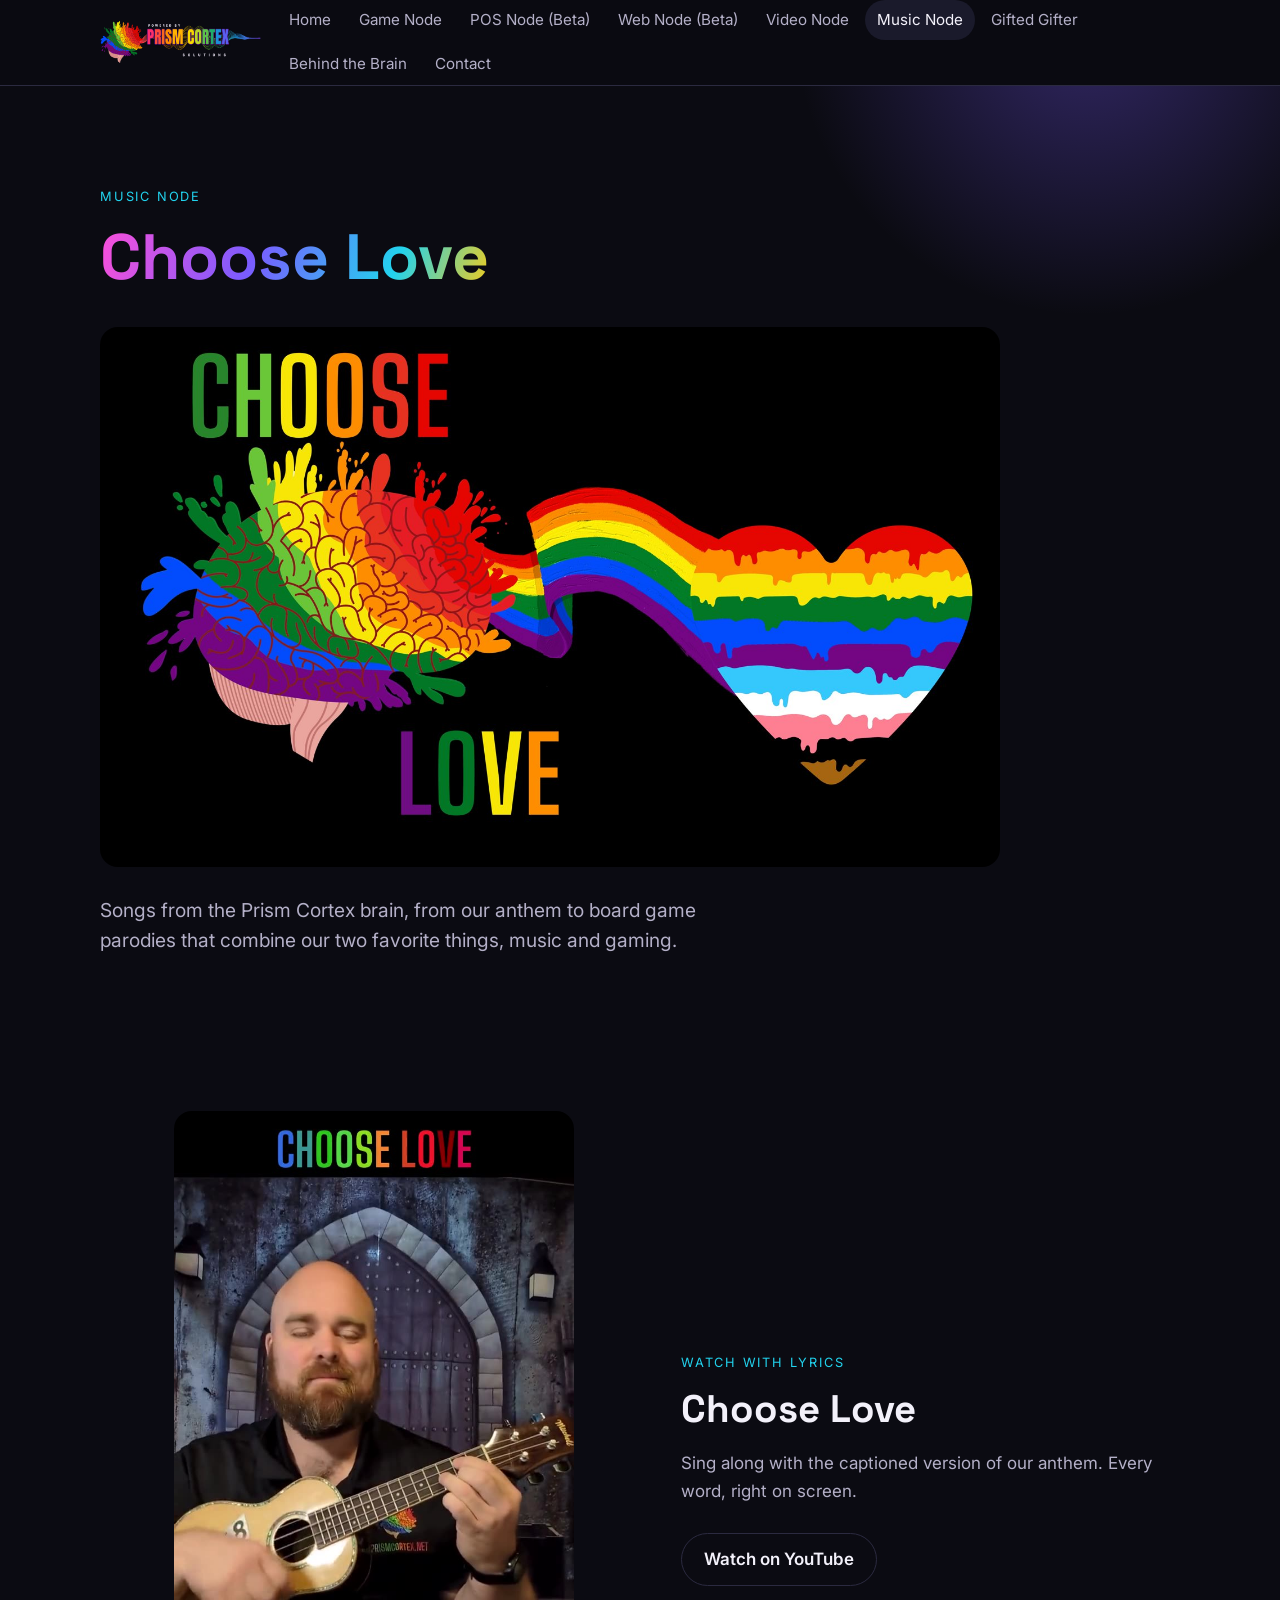
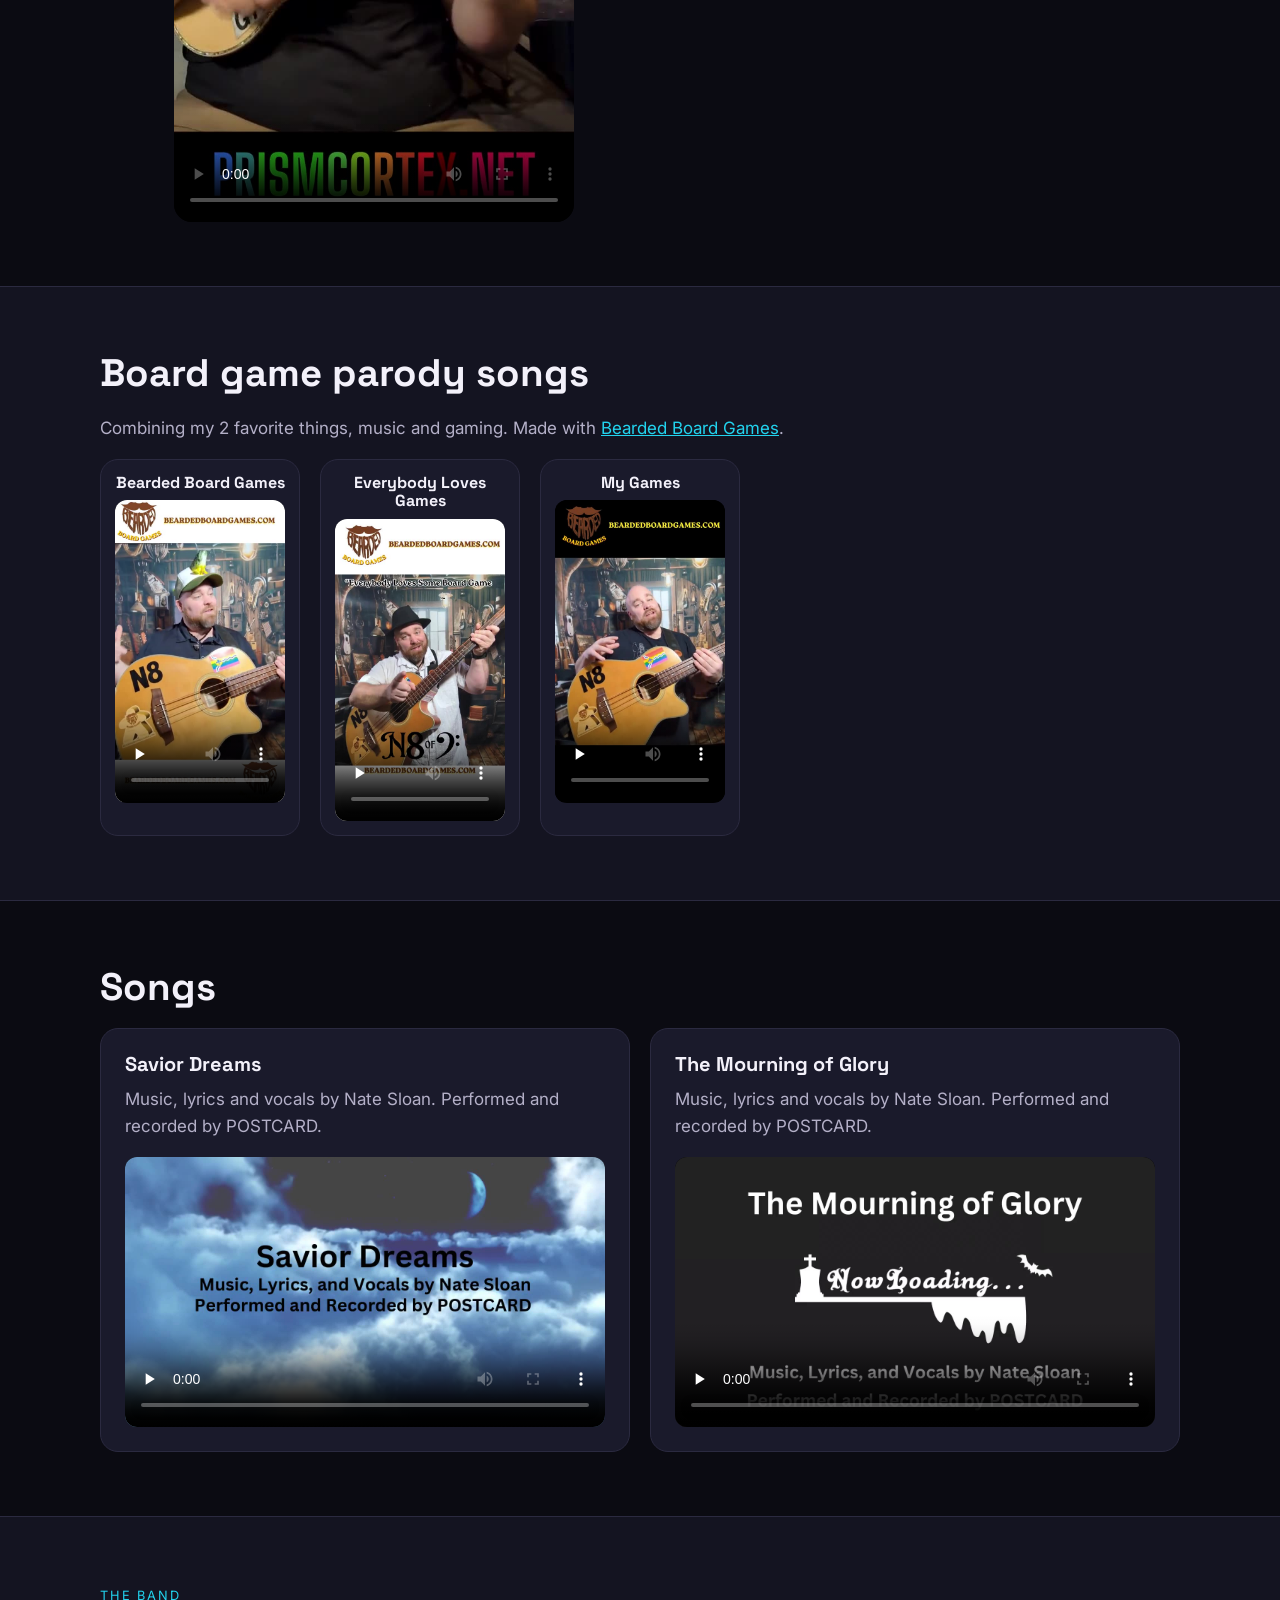
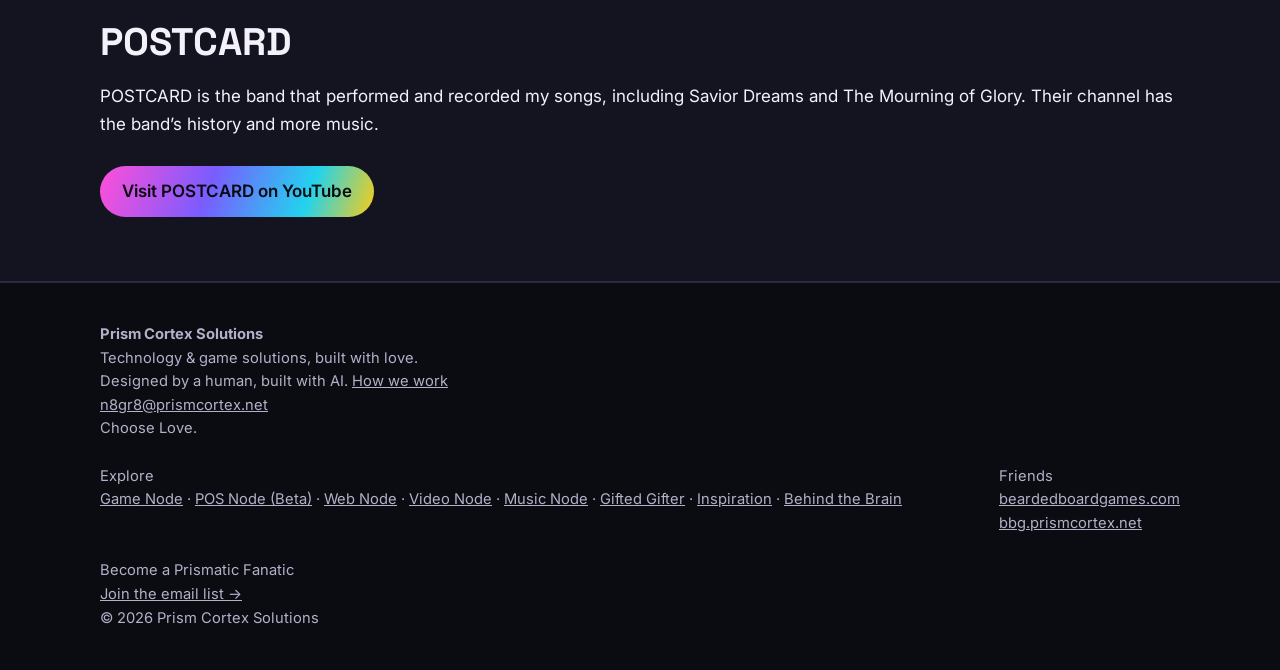
<file: site/music.html>
<!doctype html>
<html lang="en"><head>
<meta charset="utf-8"><meta name="viewport" content="width=device-width,initial-scale=1">
<title>Music Node | Prism Cortex Solutions</title>
<meta name="description" content="Choose Love and board game parody songs from Prism Cortex.">
<meta property="og:title" content="Music Node | Prism Cortex Solutions"><meta property="og:description" content="Choose Love and board game parody songs from Prism Cortex."><meta property="og:site_name" content="Prism Cortex Solutions">
<meta name="theme-color" content="#0b0b12">
<link rel="icon" href="favicon.ico" sizes="any"><link rel="icon" type="image/png" href="favicon.png"><link rel="apple-touch-icon" href="img/apple-touch-icon.png">
<link rel="preconnect" href="https://fonts.googleapis.com"><link rel="stylesheet" href="https://fonts.googleapis.com/css2?family=Inter:wght@400;600;700&family=Space+Grotesk:wght@600;700&display=swap">
<link rel="stylesheet" href="styles.css">

</head><body>
<svg width="0" height="0" style="position:absolute" aria-hidden="true"><defs>
<clipPath id="pcclip0">
<path clip-rule="nonzero" d="M 334 363 L 537.761719 363 L 537.761719 406 L 334 406 Z M 334 363 "/>
</clipPath>
<linearGradient id="pc-grad" x1="0" y1="0" x2="1" y2="1"><stop offset="0" stop-color="#ff4fd8"/><stop offset=".45" stop-color="#7a5cff"/><stop offset=".8" stop-color="#22d3ee"/><stop offset="1" stop-color="#facc15"/></linearGradient><symbol id="pc-brain" viewBox="70 150 475 525"><path fill-rule="nonzero" d="M 289.617188 526.511719 C 286.183594 526.511719 283.390625 529.300781 283.390625 532.730469 C 283.390625 536.164062 286.183594 538.953125 289.617188 538.953125 C 293.046875 538.953125 295.839844 536.164062 295.839844 532.730469 C 295.835938 529.300781 293.046875 526.511719 289.617188 526.511719 Z M 289.617188 526.511719 "/><path fill-rule="nonzero" d="M 232.566406 510.066406 C 229.132812 510.066406 226.34375 512.855469 226.34375 516.285156 C 226.34375 519.714844 229.132812 522.507812 232.566406 522.507812 C 236 522.507812 238.792969 519.714844 238.792969 516.285156 C 238.792969 512.855469 236 510.066406 232.566406 510.066406 Z M 232.566406 510.066406 "/><path fill-rule="nonzero" d="M 207.824219 433.6875 C 204.394531 433.6875 201.601562 436.480469 201.601562 439.90625 C 201.601562 443.335938 204.394531 446.128906 207.824219 446.128906 C 211.257812 446.128906 214.050781 443.335938 214.050781 439.90625 C 214.050781 436.480469 211.257812 433.6875 207.824219 433.6875 Z M 207.824219 433.6875 "/><path fill-rule="nonzero" d="M 166.183594 378.59375 C 162.75 378.59375 159.957031 381.386719 159.957031 384.816406 C 159.957031 388.246094 162.75 391.035156 166.183594 391.035156 C 169.613281 391.035156 172.40625 388.246094 172.40625 384.816406 C 172.40625 381.386719 169.613281 378.59375 166.183594 378.59375 Z M 166.183594 378.59375 "/><path fill-rule="nonzero" d="M 232.566406 299.320312 C 229.132812 299.320312 226.34375 302.113281 226.34375 305.542969 C 226.34375 308.972656 229.132812 311.765625 232.566406 311.765625 C 236 311.765625 238.792969 308.972656 238.792969 305.542969 C 238.792969 302.113281 236 299.320312 232.566406 299.320312 Z M 232.566406 299.320312 "/><path fill-rule="nonzero" d="M 289.617188 286.46875 C 286.183594 286.46875 283.390625 289.261719 283.390625 292.691406 C 283.390625 296.121094 286.183594 298.914062 289.617188 298.914062 C 293.046875 298.914062 295.839844 296.121094 295.839844 292.691406 C 295.835938 289.261719 293.046875 286.46875 289.617188 286.46875 Z M 289.617188 286.46875 "/><path fill-rule="nonzero" d="M 281.597656 211.148438 C 278.164062 211.148438 275.371094 213.9375 275.371094 217.367188 C 275.371094 220.800781 278.164062 223.589844 281.597656 223.589844 C 285.027344 223.589844 287.820312 220.800781 287.820312 217.367188 C 287.820312 213.9375 285.027344 211.148438 281.597656 211.148438 Z M 281.597656 211.148438 "/><path fill-rule="nonzero" d="M 281.597656 606.226562 C 278.164062 606.226562 275.371094 609.015625 275.371094 612.445312 C 275.371094 615.878906 278.164062 618.667969 281.597656 618.667969 C 285.027344 618.667969 287.820312 615.878906 287.820312 612.445312 C 287.820312 609.015625 285.027344 606.226562 281.597656 606.226562 Z M 281.597656 606.226562 "/><path fill-rule="nonzero" d="M 166.183594 405.9375 C 154.527344 405.9375 145.042969 396.464844 145.042969 384.816406 C 145.042969 373.167969 154.527344 363.6875 166.183594 363.6875 C 175.214844 363.6875 182.9375 369.378906 185.957031 377.359375 L 334.929688 377.359375 L 334.929688 350.84375 L 270.414062 350.84375 L 242.03125 324.425781 C 239.179688 325.859375 235.96875 326.664062 232.570312 326.664062 C 220.914062 326.664062 211.433594 317.191406 211.433594 305.542969 C 211.433594 293.894531 220.914062 284.414062 232.570312 284.414062 C 244.222656 284.414062 253.707031 293.890625 253.707031 305.542969 C 253.707031 308.347656 253.152344 311.027344 252.152344 313.480469 L 276.28125 335.9375 L 334.929688 335.9375 L 334.929688 300.140625 L 309.390625 300.140625 C 306.367188 308.125 298.644531 313.8125 289.613281 313.8125 C 277.960938 313.8125 268.472656 304.335938 268.472656 292.6875 C 268.472656 281.039062 277.957031 271.5625 289.613281 271.5625 C 298.644531 271.5625 306.367188 277.253906 309.390625 285.234375 L 334.929688 285.234375 L 334.929688 263.8125 L 317.261719 263.8125 L 289.070312 237.121094 C 286.746094 238.003906 284.226562 238.492188 281.59375 238.492188 C 269.941406 238.492188 260.457031 229.015625 260.457031 217.363281 C 260.457031 205.71875 269.941406 196.238281 281.59375 196.238281 C 293.25 196.238281 302.730469 205.714844 302.730469 217.363281 C 302.730469 220.917969 301.84375 224.269531 300.285156 227.210938 L 323.199219 248.90625 L 334.925781 248.90625 L 334.925781 204.90625 C 327.371094 181.660156 308.710938 164.105469 286.136719 159.753906 C 256.957031 154.125 225.636719 171.417969 212.953125 202.195312 C 199.359375 198.152344 184.816406 202.941406 176.8125 213.933594 C 169.855469 223.492188 168.84375 236.375 174.101562 247.347656 C 170.234375 247.929688 147.367188 251.75 133.441406 272.632812 C 121.679688 290.273438 120.730469 313.453125 130.734375 333.132812 C 100.820312 345.1875 80.078125 372.507812 77.429688 403.566406 C 74.371094 439.382812 95.882812 474.09375 130.734375 488.453125 C 128.773438 492.589844 120.011719 512.199219 128.027344 534.507812 C 139.328125 565.980469 173.308594 573.015625 175.007812 573.335938 C 169.570312 586.265625 172.890625 601.203125 183.140625 610.363281 C 194.011719 620.078125 210.425781 621.261719 222.890625 613.070312 C 222.488281 616.980469 220.570312 638.988281 235.539062 653.707031 C 256.824219 674.628906 291.851562 660.792969 296.078125 659.125 C 320.421875 649.507812 331.667969 628.769531 334.929688 622.113281 L 334.929688 580.90625 L 321.230469 580.90625 L 300.128906 602.296875 C 301.789062 605.308594 302.734375 608.769531 302.734375 612.449219 C 302.734375 624.097656 293.25 633.574219 281.597656 633.574219 C 269.941406 633.574219 260.460938 624.097656 260.460938 612.449219 C 260.460938 600.800781 269.941406 591.324219 281.597656 591.324219 C 284.117188 591.324219 286.53125 591.765625 288.773438 592.578125 L 314.996094 566.003906 L 334.929688 566.003906 L 334.929688 540.183594 L 309.390625 540.183594 C 306.371094 548.167969 298.648438 553.859375 289.617188 553.859375 C 277.960938 553.859375 268.476562 544.382812 268.476562 532.730469 C 268.476562 521.082031 277.960938 511.605469 289.617188 511.605469 C 298.648438 511.605469 306.371094 517.300781 309.390625 525.277344 L 334.929688 525.277344 L 334.929688 485.890625 L 274.988281 485.890625 L 252.167969 508.390625 C 253.15625 510.832031 253.707031 513.496094 253.707031 516.285156 C 253.707031 527.933594 244.222656 537.414062 232.570312 537.414062 C 220.914062 537.414062 211.433594 527.933594 211.433594 516.285156 C 211.433594 504.636719 220.914062 495.160156 232.570312 495.160156 C 235.984375 495.160156 239.207031 495.976562 242.0625 497.417969 L 268.867188 470.984375 L 334.929688 470.984375 L 334.929688 447.359375 L 227.601562 447.359375 C 224.582031 455.34375 216.855469 461.035156 207.824219 461.035156 C 196.171875 461.035156 186.6875 451.554688 186.6875 439.910156 C 186.6875 428.261719 196.171875 418.78125 207.824219 418.78125 C 216.855469 418.78125 224.582031 424.472656 227.601562 432.453125 L 334.929688 432.453125 L 334.929688 392.265625 L 185.957031 392.265625 C 182.9375 400.246094 175.214844 405.9375 166.183594 405.9375 Z M 166.183594 405.9375 "/><path fill-rule="nonzero" d="M 406.40625 485.890625 L 430.535156 508.347656 C 429.535156 510.796875 428.980469 513.476562 428.980469 516.285156 C 428.980469 527.933594 438.464844 537.414062 450.121094 537.414062 C 461.777344 537.414062 471.257812 527.933594 471.257812 516.285156 C 471.257812 504.636719 461.777344 495.160156 450.121094 495.160156 C 446.722656 495.160156 443.507812 495.972656 440.660156 497.402344 L 412.277344 470.984375 L 334.933594 470.984375 L 334.933594 485.886719 L 406.40625 485.886719 Z M 450.121094 510.066406 C 453.550781 510.066406 456.34375 512.855469 456.34375 516.285156 C 456.34375 519.714844 453.550781 522.507812 450.121094 522.507812 C 446.6875 522.507812 443.894531 519.714844 443.894531 516.285156 C 443.894531 512.855469 446.683594 510.066406 450.121094 510.066406 Z M 450.121094 510.066406 "/><path fill-rule="nonzero" d="M 413.816406 350.84375 L 440.625 324.40625 C 443.480469 325.851562 446.703125 326.664062 450.117188 326.664062 C 461.773438 326.664062 471.253906 317.191406 471.253906 305.542969 C 471.253906 293.894531 461.773438 284.414062 450.117188 284.414062 C 438.464844 284.414062 428.976562 293.890625 428.976562 305.542969 C 428.976562 308.332031 429.527344 310.992188 430.515625 313.4375 L 407.695312 335.9375 L 334.925781 335.9375 L 334.925781 350.839844 L 413.816406 350.839844 Z M 450.121094 299.320312 C 453.550781 299.320312 456.34375 302.113281 456.34375 305.542969 C 456.34375 308.972656 453.550781 311.765625 450.121094 311.765625 C 446.6875 311.765625 443.894531 308.972656 443.894531 305.542969 C 443.894531 302.113281 446.683594 299.320312 450.121094 299.320312 Z M 450.121094 299.320312 "/><path fill-rule="nonzero" d="M 373.296875 540.183594 C 376.320312 548.164062 384.042969 553.855469 393.074219 553.855469 C 404.726562 553.855469 414.214844 544.378906 414.214844 532.726562 C 414.214844 521.082031 404.730469 511.605469 393.074219 511.605469 C 384.042969 511.605469 376.320312 517.296875 373.296875 525.277344 L 334.929688 525.277344 L 334.929688 540.179688 L 373.296875 540.179688 Z M 393.074219 526.511719 C 396.503906 526.511719 399.300781 529.300781 399.300781 532.730469 C 399.300781 536.164062 396.503906 538.953125 393.074219 538.953125 C 389.640625 538.953125 386.847656 536.164062 386.847656 532.730469 C 386.84375 529.300781 389.640625 526.511719 393.074219 526.511719 Z M 393.074219 526.511719 "/><path fill-rule="nonzero" d="M 373.296875 300.140625 C 376.320312 308.125 384.042969 313.816406 393.074219 313.816406 C 404.726562 313.816406 414.214844 304.335938 414.214844 292.691406 C 414.214844 281.042969 404.730469 271.566406 393.074219 271.566406 C 384.042969 271.566406 376.320312 277.257812 373.296875 285.238281 L 334.929688 285.238281 L 334.929688 300.140625 Z M 393.074219 286.46875 C 396.503906 286.46875 399.300781 289.261719 399.300781 292.691406 C 399.300781 296.121094 396.503906 298.914062 393.074219 298.914062 C 389.640625 298.914062 386.847656 296.121094 386.847656 292.691406 C 386.84375 289.261719 389.640625 286.46875 393.074219 286.46875 Z M 393.074219 286.46875 "/><path fill-rule="nonzero" d="M 359.480469 580.90625 L 382.398438 602.601562 C 380.835938 605.542969 379.953125 608.890625 379.953125 612.445312 C 379.953125 624.09375 389.4375 633.574219 401.09375 633.574219 C 412.746094 633.574219 422.226562 624.09375 422.226562 612.445312 C 422.226562 600.796875 412.746094 591.324219 401.09375 591.324219 C 398.457031 591.324219 395.941406 591.808594 393.613281 592.6875 L 365.425781 566 L 334.933594 566 L 334.933594 580.902344 L 359.480469 580.902344 Z M 401.089844 606.226562 C 404.523438 606.226562 407.3125 609.015625 407.3125 612.445312 C 407.3125 615.878906 404.523438 618.667969 401.089844 618.667969 C 397.65625 618.667969 394.863281 615.878906 394.863281 612.445312 C 394.863281 609.015625 397.65625 606.226562 401.089844 606.226562 Z M 401.089844 606.226562 "/><path fill-rule="nonzero" d="M 367.691406 263.8125 L 393.914062 237.238281 C 396.15625 238.046875 398.570312 238.492188 401.089844 238.492188 C 412.746094 238.492188 422.226562 229.015625 422.226562 217.363281 C 422.226562 205.714844 412.746094 196.234375 401.089844 196.234375 C 389.4375 196.234375 379.949219 205.714844 379.949219 217.363281 C 379.949219 221.042969 380.898438 224.5 382.558594 227.515625 L 361.453125 248.90625 L 334.929688 248.90625 L 334.929688 263.808594 L 367.691406 263.808594 Z M 401.089844 211.148438 C 404.523438 211.148438 407.3125 213.9375 407.3125 217.367188 C 407.3125 220.800781 404.523438 223.589844 401.089844 223.589844 C 397.65625 223.589844 394.863281 220.800781 394.863281 217.367188 C 394.863281 213.9375 397.65625 211.148438 401.089844 211.148438 Z M 401.089844 211.148438 "/><path fill-rule="nonzero" d="M 455.085938 447.359375 C 458.105469 455.34375 465.828125 461.035156 474.859375 461.035156 C 486.515625 461.035156 495.996094 451.554688 495.996094 439.910156 C 495.996094 428.261719 486.515625 418.78125 474.859375 418.78125 C 465.828125 418.78125 458.105469 424.472656 455.085938 432.453125 L 334.929688 432.453125 L 334.929688 447.359375 Z M 474.859375 433.6875 C 478.292969 433.6875 481.085938 436.480469 481.085938 439.90625 C 481.085938 443.335938 478.292969 446.128906 474.859375 446.128906 C 471.429688 446.128906 468.636719 443.335938 468.636719 439.90625 C 468.636719 436.480469 471.429688 433.6875 474.859375 433.6875 Z M 474.859375 433.6875 "/><g clip-path="url(#pcclip0)">
<path fill-rule="nonzero" d="M 516.503906 363.6875 C 507.472656 363.6875 499.75 369.378906 496.726562 377.359375 L 334.929688 377.359375 L 334.929688 392.265625 L 496.726562 392.265625 C 499.75 400.246094 507.472656 405.9375 516.503906 405.9375 C 528.160156 405.9375 537.640625 396.460938 537.640625 384.8125 C 537.640625 373.164062 528.160156 363.6875 516.503906 363.6875 Z M 516.503906 391.035156 C 513.070312 391.035156 510.28125 388.246094 510.28125 384.816406 C 510.28125 381.386719 513.070312 378.59375 516.503906 378.59375 C 519.9375 378.59375 522.730469 381.386719 522.730469 384.816406 C 522.730469 388.246094 519.9375 391.035156 516.503906 391.035156 Z M 516.503906 391.035156 "/>
</g></symbol></defs></svg>
<header class="site"><div class="wrap">
<a class="logo" href="index.html"><img src="img/logo.png" alt="Prism Cortex Solutions" height="44" style="height:44px;width:auto"></a>
<button class="menu-btn" aria-label="Menu" onclick="document.querySelector('nav.main').classList.toggle('open')">☰</button>
<nav class="main"><a href="index.html">Home</a><a href="games.html">Game Node</a><a href="pos.html">POS Node (Beta)</a><a href="solutions.html">Web Node (Beta)</a><a href="videos.html">Video Node</a><a href="music.html" aria-current=page>Music Node</a><a href="gifted-gifter.html">Gifted Gifter</a><a href="behind-the-brain.html">Behind the Brain</a><a href="contact.html">Contact</a></nav>
</div></header>
<main>

<section class="hero"><div class="wrap">
<span class="eyebrow">Music Node</span>
<h1><span class="grad">Choose Love</span></h1>
<img src="img/choose-love.jpg" alt="Choose Love: a rainbow brain flowing into a rainbow heart" style="border-radius:var(--r);margin-bottom:28px;width:min(900px,100%)">
<p class="lead">Songs from the Prism Cortex brain, from our anthem to board game parodies that combine our two favorite things, music and gaming.</p>
</div></section>
<section><div class="wrap feature">
<div><video controls playsinline preload="metadata" poster="media/choose-love-poster.jpg" style="width:100%;max-width:400px;border-radius:var(--r);display:block;margin:0 auto" src="media/choose-love.mp4"></video></div>
<div><span class="eyebrow">Watch with lyrics</span><h2>Choose Love</h2><p class="muted">Sing along with the captioned version of our anthem. Every word, right on screen.</p><div class="btns"><a class="btn" href="https://www.youtube.com/watch?v=zofZiOmZw18">Watch on YouTube</a></div></div>
</div></section>
<section class="alt"><div class="wrap">
<h2>Board game parody songs</h2>
<p class="muted">Combining my 2 favorite things, music and gaming. Made with <a href="https://beardedboardgames.com">Bearded Board Games</a>.</p>
<div class="grid shorts"><div class="card"><h3>Bearded Board Games</h3><video controls playsinline preload="none" poster="media/bbg-bearded-board-games.jpg" style="width:100%;max-width:300px;margin:0 auto;display:block;border-radius:12px;aspect-ratio:9/16;background:#000" src="media/bbg-bearded-board-games.mp4" title="Bearded Board Games"></video></div><div class="card"><h3>Everybody Loves Games</h3><video controls playsinline preload="none" poster="media/bbg-everybody-loves-games.jpg" style="width:100%;max-width:300px;margin:0 auto;display:block;border-radius:12px;aspect-ratio:9/16;background:#000" src="media/bbg-everybody-loves-games.mp4" title="Everybody Loves Games"></video></div><div class="card"><h3>My Games</h3><video controls playsinline preload="none" poster="media/bbg-my-games.jpg" style="width:100%;max-width:300px;margin:0 auto;display:block;border-radius:12px;aspect-ratio:9/16;background:#000" src="media/bbg-my-games.mp4" title="My Games"></video></div></div>
</div></section>
<section><div class="wrap">
<h2>Songs</h2>
<div class="grid"><div class="card"><h3>Savior Dreams</h3><p>Music, lyrics and vocals by Nate Sloan. Performed and recorded by POSTCARD.</p><video controls playsinline preload="none" poster="media/savior-dreams.jpg" style="width:100%;display:block;border-radius:12px;aspect-ratio:16/9;background:#000" src="media/savior-dreams.mp4" title="Savior Dreams"></video></div><div class="card"><h3>The Mourning of Glory</h3><p>Music, lyrics and vocals by Nate Sloan. Performed and recorded by POSTCARD.</p><video controls playsinline preload="none" poster="media/mourning-of-glory.jpg" style="width:100%;display:block;border-radius:12px;aspect-ratio:16/9;background:#000" src="media/mourning-of-glory.mp4" title="The Mourning of Glory"></video></div></div>
</div></section>
<section class="alt" id="postcard"><div class="wrap">
<span class="eyebrow">The band</span>
<h2>POSTCARD</h2>
<p class="lead">POSTCARD is the band that performed and recorded my songs, including Savior Dreams and The Mourning of Glory. Their channel has the band&rsquo;s history and more music.</p>
<div class="btns"><a class="btn primary" href="https://www.youtube.com/@postcardbandhistory">Visit POSTCARD on YouTube</a></div>
</div></section>

</main>
<footer class="site"><div class="wrap">
<div><strong>Prism Cortex Solutions</strong><br>Technology &amp; game solutions, built with love.<br>Designed by a human, built with AI. <a href="solutions.html#ai">How we work</a><br><a href="mailto:n8gr8@prismcortex.net">n8gr8@prismcortex.net</a><br>Choose Love.</div>
<div>Explore<br><a href="games.html">Game Node</a> · <a href="pos.html">POS Node (Beta)</a> · <a href="solutions.html">Web Node</a> · <a href="videos.html">Video Node</a> · <a href="music.html">Music Node</a> · <a href="gifted-gifter.html">Gifted Gifter</a> · <a href="inspiration.html">Inspiration</a> · <a href="behind-the-brain.html">Behind the Brain</a></div>
<div>Friends<br><a href="https://beardedboardgames.com">beardedboardgames.com</a><br><a href="https://bbg.prismcortex.net">bbg.prismcortex.net</a></div>
<div>Become a Prismatic Fanatic<br><a href="contact.html">Join the email list →</a><br>© 2026 Prism Cortex Solutions</div>
</div></footer>
<script>(function(){var g=document.querySelector('.nodegraph');if(!g)return;function on(k){g.classList.add('focus');document.querySelectorAll('[data-node="'+k+'"]').forEach(function(e){e.classList.add('on')})}function off(){g.classList.remove('focus');document.querySelectorAll('[data-node].on').forEach(function(e){e.classList.remove('on')})}document.querySelectorAll('[data-node]').forEach(function(e){e.addEventListener('mouseenter',function(){on(e.dataset.node)});e.addEventListener('mouseleave',off)})})();</script>
</body></html>
</file>
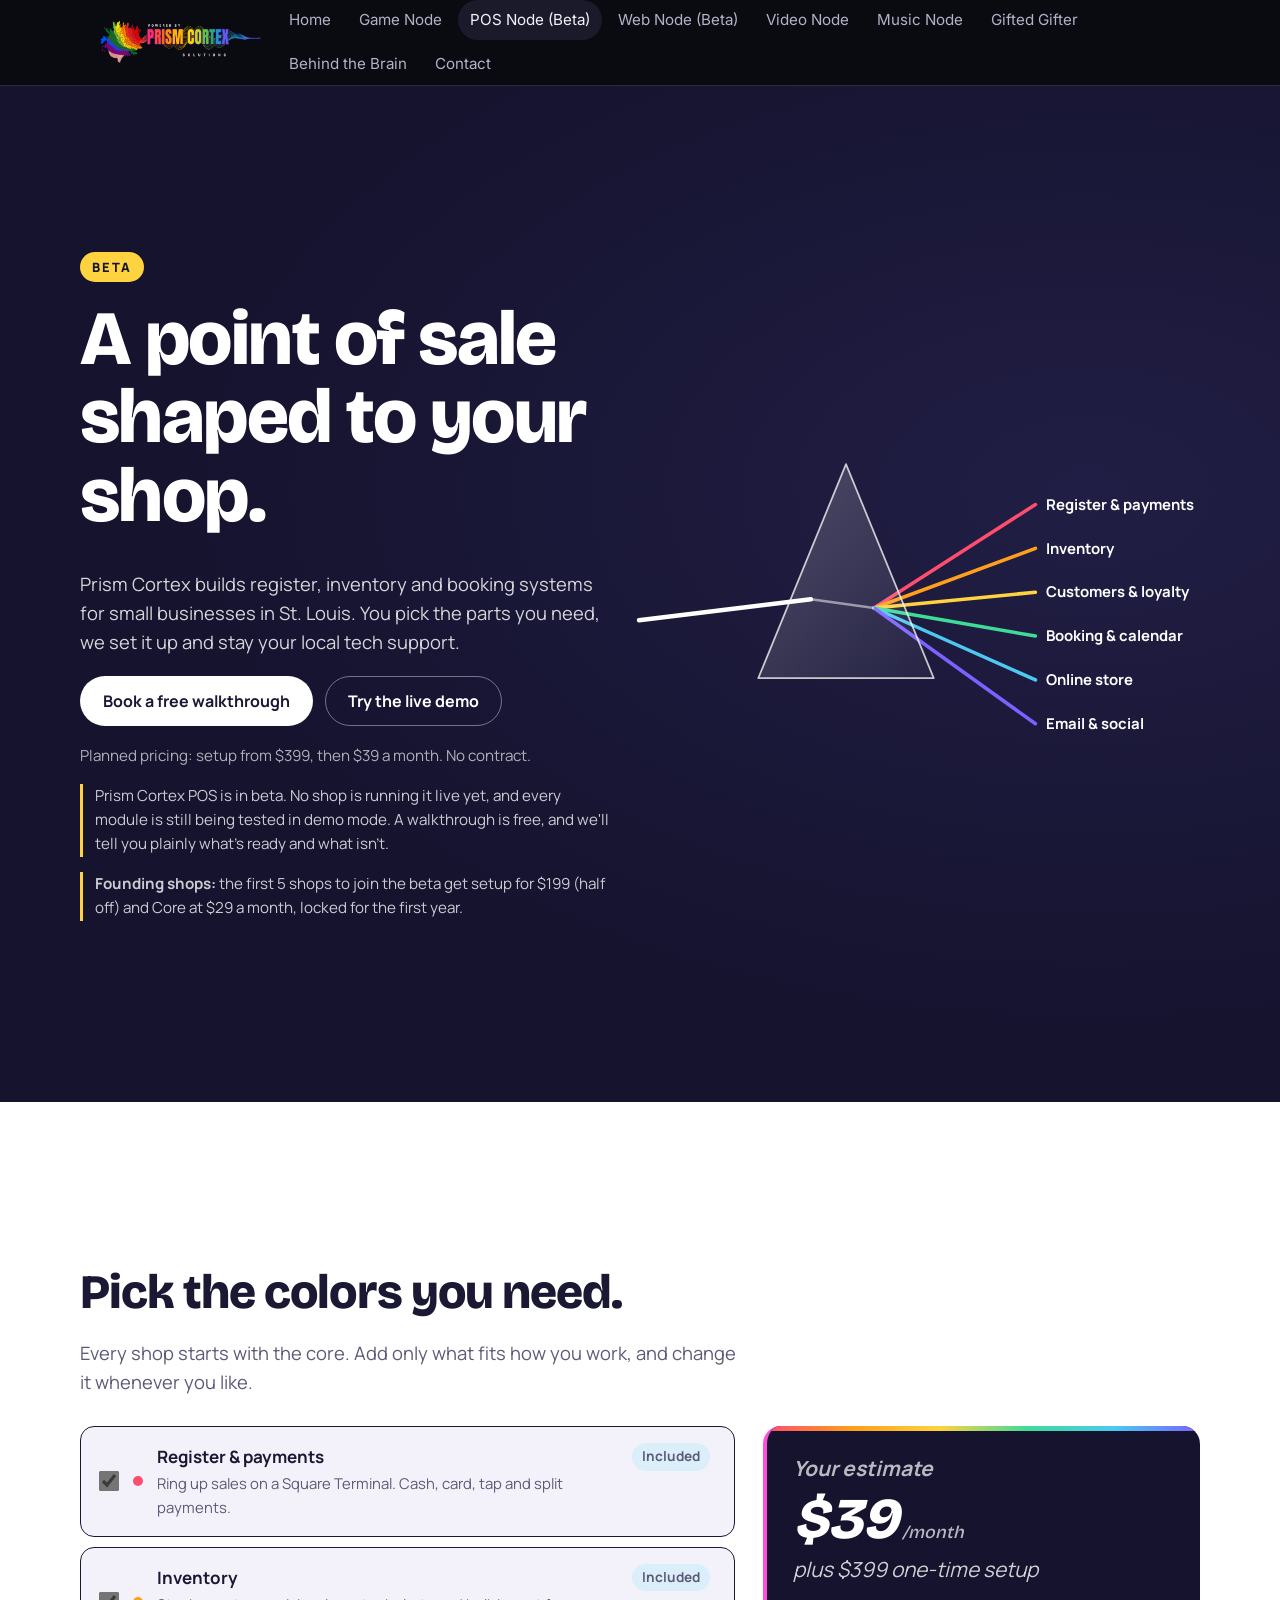
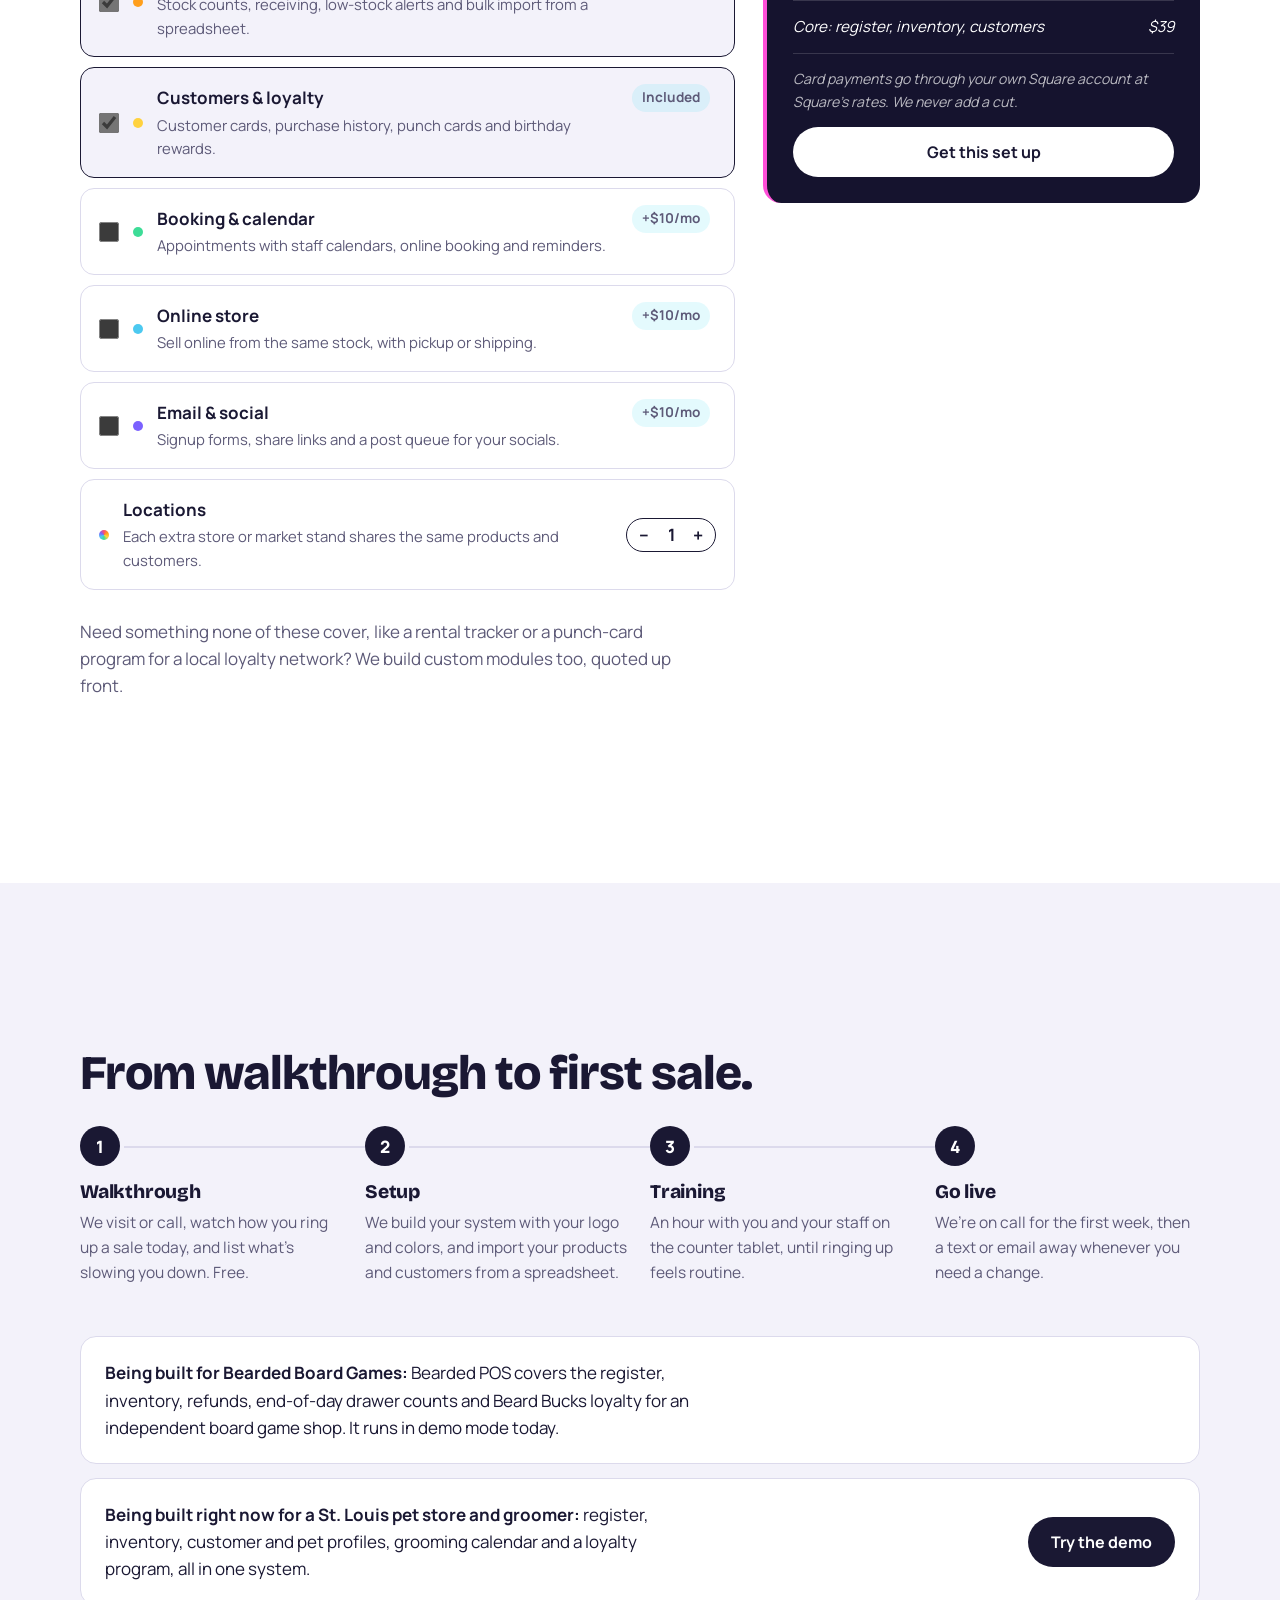
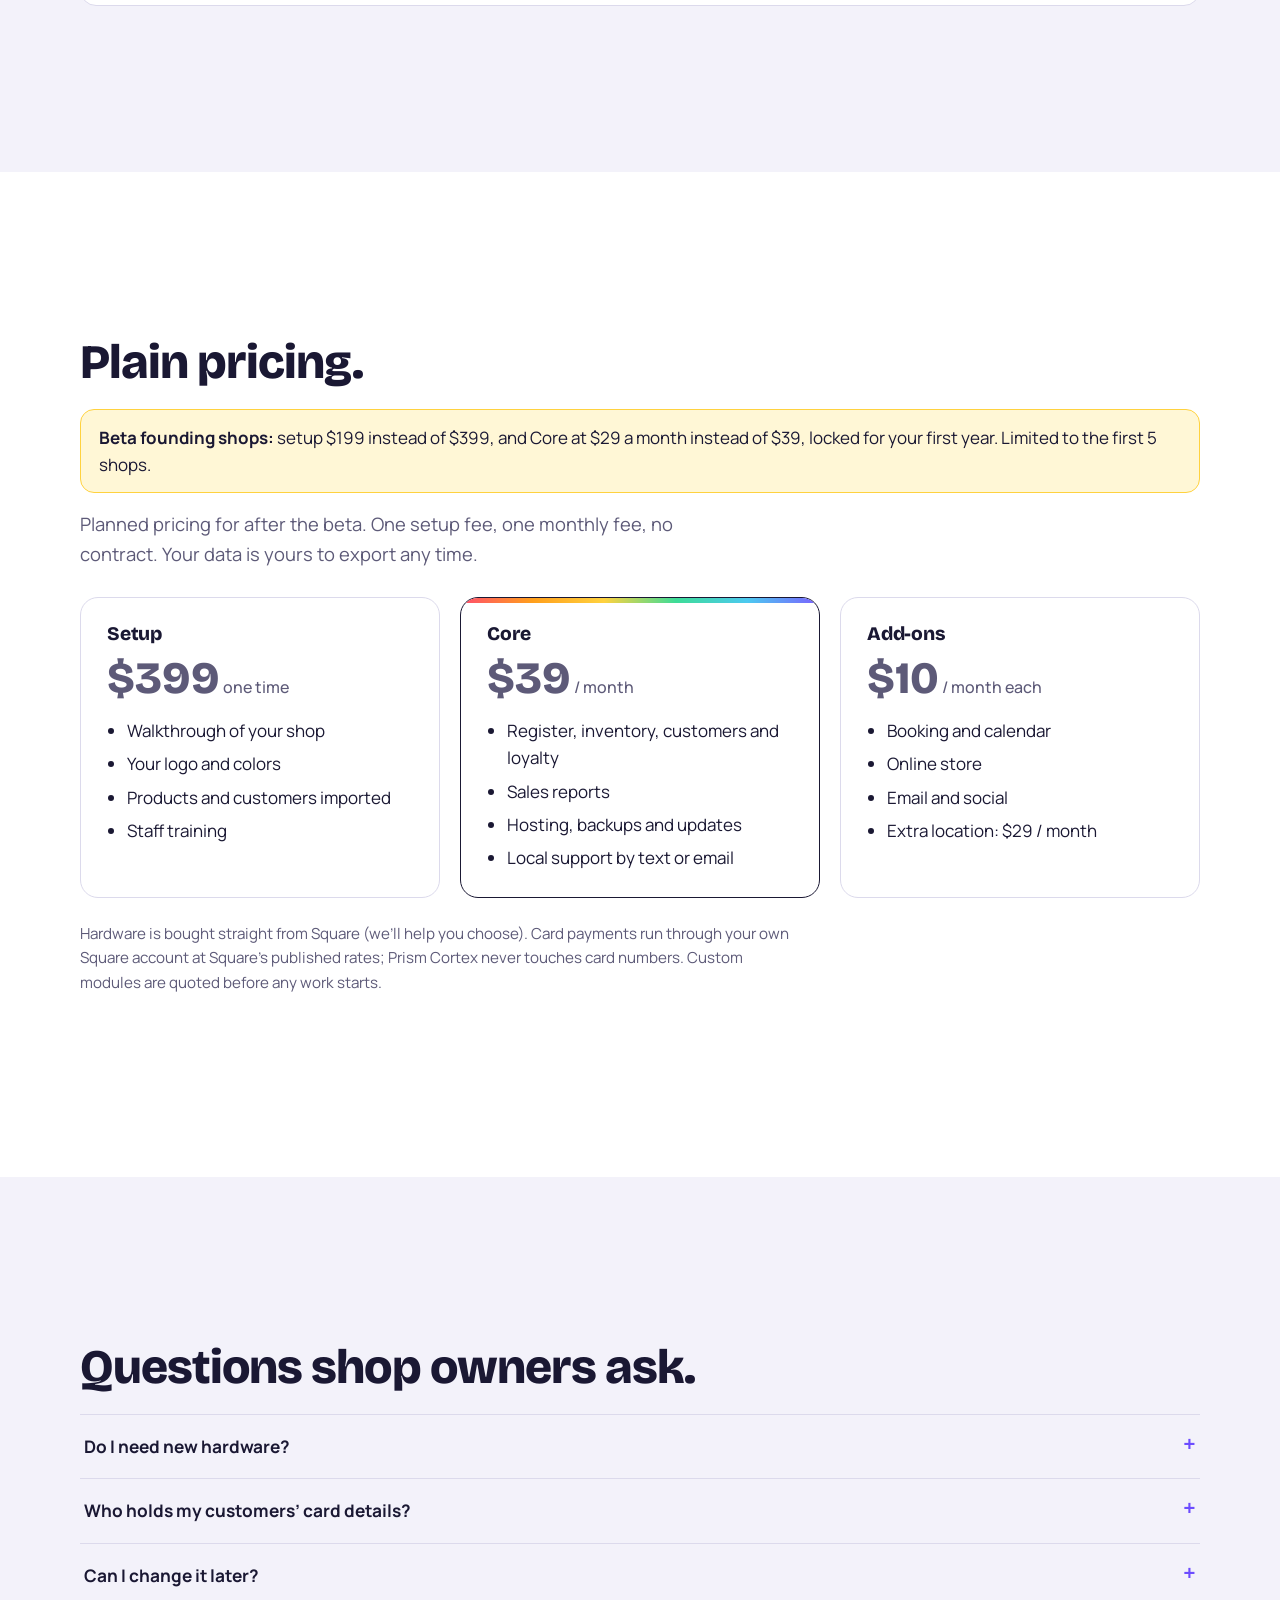
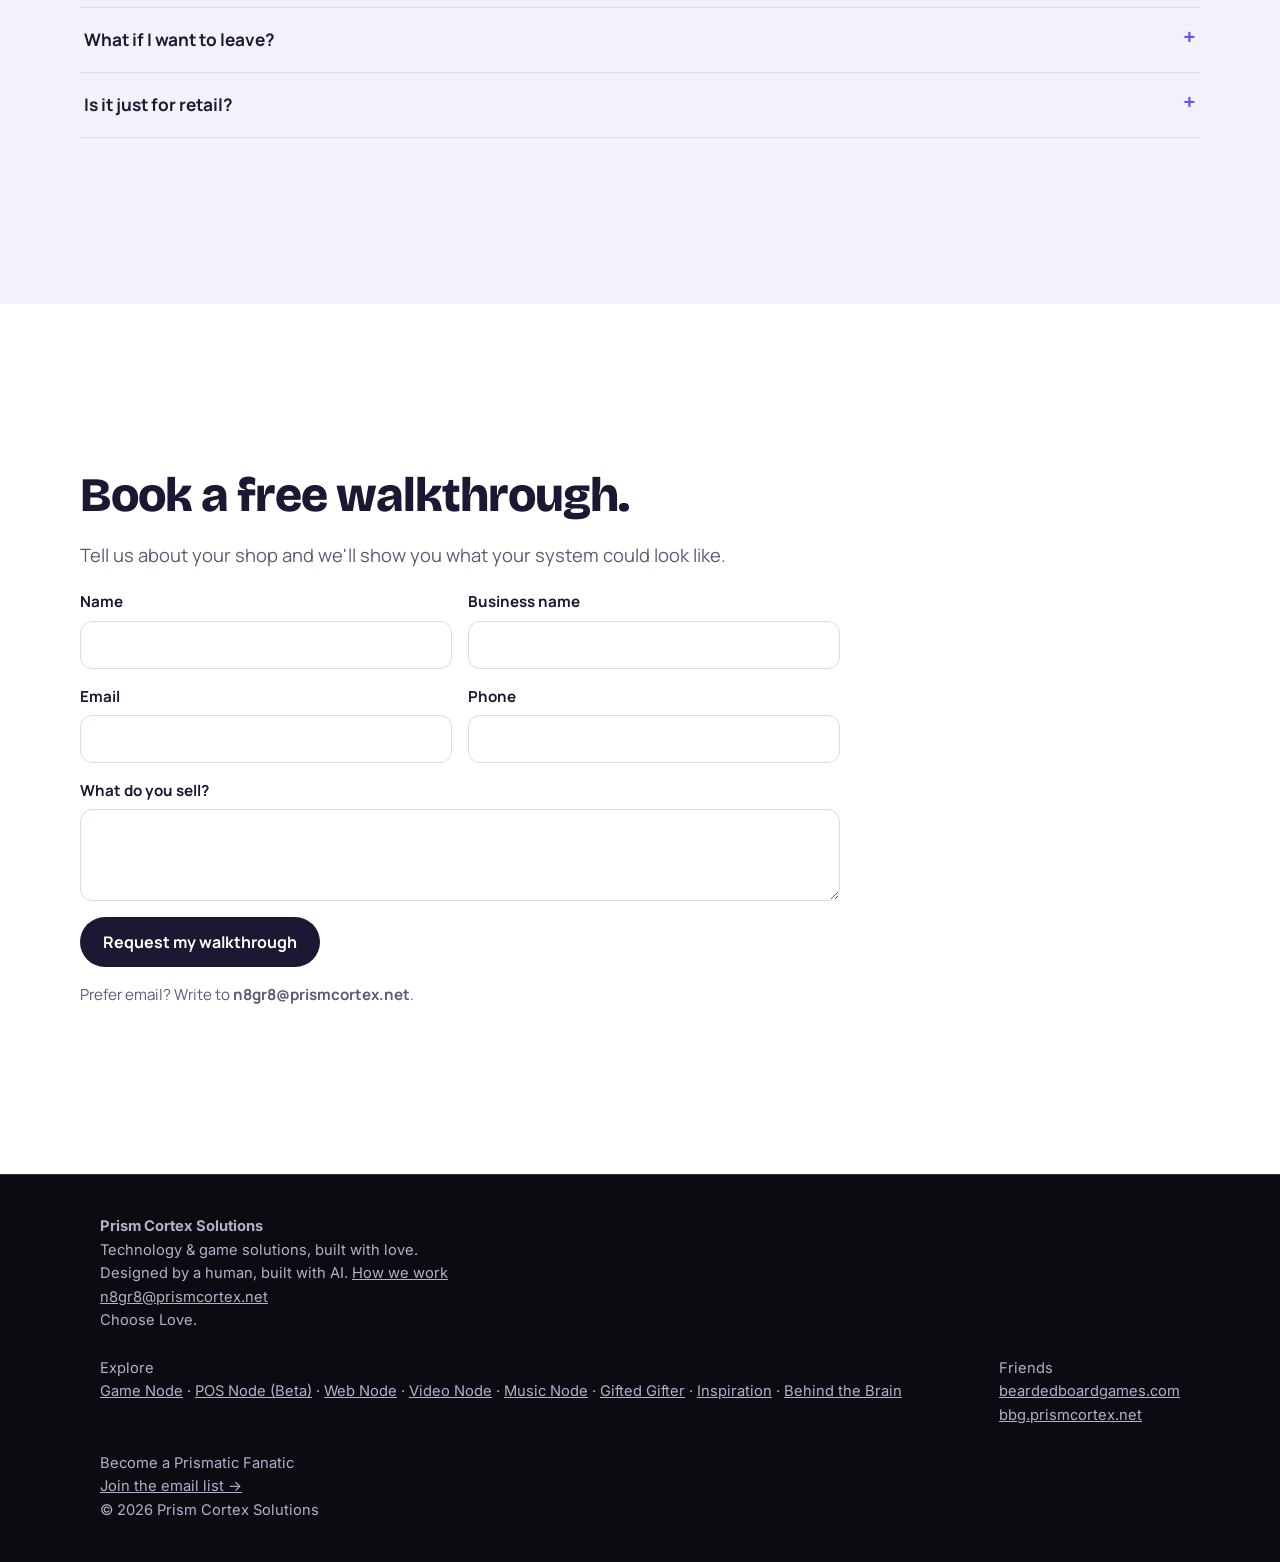
<file: site/pos.html>
<!doctype html>
<html lang="en"><head>
<meta charset="utf-8"><meta name="viewport" content="width=device-width,initial-scale=1">
<title>POS Node | Prism Cortex Solutions</title>
<meta name="description" content="Point-of-sale systems for St. Louis small businesses: register, inventory, customers, booking and online store. Setup from $399, then $39 a month.">
<meta property="og:title" content="POS Node | Prism Cortex Solutions"><meta property="og:description" content="Point-of-sale systems for St. Louis small businesses: register, inventory, customers, booking and online store. Setup from $399, then $39 a month."><meta property="og:site_name" content="Prism Cortex Solutions">
<meta name="theme-color" content="#0b0b12">
<link rel="icon" href="favicon.ico" sizes="any"><link rel="icon" type="image/png" href="favicon.png"><link rel="apple-touch-icon" href="img/apple-touch-icon.png">
<link rel="preconnect" href="https://fonts.googleapis.com"><link rel="stylesheet" href="https://fonts.googleapis.com/css2?family=Inter:wght@400;600;700&family=Space+Grotesk:wght@600;700&display=swap">
<link rel="stylesheet" href="styles.css">
<link rel="stylesheet" href="https://fonts.googleapis.com/css2?family=Bricolage+Grotesque:opsz,wght@12..96,500;12..96,700;12..96,800&family=Manrope:wght@400;500;700&display=swap"><link rel="stylesheet" href="pos.css">
</head><body>
<svg width="0" height="0" style="position:absolute" aria-hidden="true"><defs>
<clipPath id="pcclip0">
<path clip-rule="nonzero" d="M 334 363 L 537.761719 363 L 537.761719 406 L 334 406 Z M 334 363 "/>
</clipPath>
<linearGradient id="pc-grad" x1="0" y1="0" x2="1" y2="1"><stop offset="0" stop-color="#ff4fd8"/><stop offset=".45" stop-color="#7a5cff"/><stop offset=".8" stop-color="#22d3ee"/><stop offset="1" stop-color="#facc15"/></linearGradient><symbol id="pc-brain" viewBox="70 150 475 525"><path fill-rule="nonzero" d="M 289.617188 526.511719 C 286.183594 526.511719 283.390625 529.300781 283.390625 532.730469 C 283.390625 536.164062 286.183594 538.953125 289.617188 538.953125 C 293.046875 538.953125 295.839844 536.164062 295.839844 532.730469 C 295.835938 529.300781 293.046875 526.511719 289.617188 526.511719 Z M 289.617188 526.511719 "/><path fill-rule="nonzero" d="M 232.566406 510.066406 C 229.132812 510.066406 226.34375 512.855469 226.34375 516.285156 C 226.34375 519.714844 229.132812 522.507812 232.566406 522.507812 C 236 522.507812 238.792969 519.714844 238.792969 516.285156 C 238.792969 512.855469 236 510.066406 232.566406 510.066406 Z M 232.566406 510.066406 "/><path fill-rule="nonzero" d="M 207.824219 433.6875 C 204.394531 433.6875 201.601562 436.480469 201.601562 439.90625 C 201.601562 443.335938 204.394531 446.128906 207.824219 446.128906 C 211.257812 446.128906 214.050781 443.335938 214.050781 439.90625 C 214.050781 436.480469 211.257812 433.6875 207.824219 433.6875 Z M 207.824219 433.6875 "/><path fill-rule="nonzero" d="M 166.183594 378.59375 C 162.75 378.59375 159.957031 381.386719 159.957031 384.816406 C 159.957031 388.246094 162.75 391.035156 166.183594 391.035156 C 169.613281 391.035156 172.40625 388.246094 172.40625 384.816406 C 172.40625 381.386719 169.613281 378.59375 166.183594 378.59375 Z M 166.183594 378.59375 "/><path fill-rule="nonzero" d="M 232.566406 299.320312 C 229.132812 299.320312 226.34375 302.113281 226.34375 305.542969 C 226.34375 308.972656 229.132812 311.765625 232.566406 311.765625 C 236 311.765625 238.792969 308.972656 238.792969 305.542969 C 238.792969 302.113281 236 299.320312 232.566406 299.320312 Z M 232.566406 299.320312 "/><path fill-rule="nonzero" d="M 289.617188 286.46875 C 286.183594 286.46875 283.390625 289.261719 283.390625 292.691406 C 283.390625 296.121094 286.183594 298.914062 289.617188 298.914062 C 293.046875 298.914062 295.839844 296.121094 295.839844 292.691406 C 295.835938 289.261719 293.046875 286.46875 289.617188 286.46875 Z M 289.617188 286.46875 "/><path fill-rule="nonzero" d="M 281.597656 211.148438 C 278.164062 211.148438 275.371094 213.9375 275.371094 217.367188 C 275.371094 220.800781 278.164062 223.589844 281.597656 223.589844 C 285.027344 223.589844 287.820312 220.800781 287.820312 217.367188 C 287.820312 213.9375 285.027344 211.148438 281.597656 211.148438 Z M 281.597656 211.148438 "/><path fill-rule="nonzero" d="M 281.597656 606.226562 C 278.164062 606.226562 275.371094 609.015625 275.371094 612.445312 C 275.371094 615.878906 278.164062 618.667969 281.597656 618.667969 C 285.027344 618.667969 287.820312 615.878906 287.820312 612.445312 C 287.820312 609.015625 285.027344 606.226562 281.597656 606.226562 Z M 281.597656 606.226562 "/><path fill-rule="nonzero" d="M 166.183594 405.9375 C 154.527344 405.9375 145.042969 396.464844 145.042969 384.816406 C 145.042969 373.167969 154.527344 363.6875 166.183594 363.6875 C 175.214844 363.6875 182.9375 369.378906 185.957031 377.359375 L 334.929688 377.359375 L 334.929688 350.84375 L 270.414062 350.84375 L 242.03125 324.425781 C 239.179688 325.859375 235.96875 326.664062 232.570312 326.664062 C 220.914062 326.664062 211.433594 317.191406 211.433594 305.542969 C 211.433594 293.894531 220.914062 284.414062 232.570312 284.414062 C 244.222656 284.414062 253.707031 293.890625 253.707031 305.542969 C 253.707031 308.347656 253.152344 311.027344 252.152344 313.480469 L 276.28125 335.9375 L 334.929688 335.9375 L 334.929688 300.140625 L 309.390625 300.140625 C 306.367188 308.125 298.644531 313.8125 289.613281 313.8125 C 277.960938 313.8125 268.472656 304.335938 268.472656 292.6875 C 268.472656 281.039062 277.957031 271.5625 289.613281 271.5625 C 298.644531 271.5625 306.367188 277.253906 309.390625 285.234375 L 334.929688 285.234375 L 334.929688 263.8125 L 317.261719 263.8125 L 289.070312 237.121094 C 286.746094 238.003906 284.226562 238.492188 281.59375 238.492188 C 269.941406 238.492188 260.457031 229.015625 260.457031 217.363281 C 260.457031 205.71875 269.941406 196.238281 281.59375 196.238281 C 293.25 196.238281 302.730469 205.714844 302.730469 217.363281 C 302.730469 220.917969 301.84375 224.269531 300.285156 227.210938 L 323.199219 248.90625 L 334.925781 248.90625 L 334.925781 204.90625 C 327.371094 181.660156 308.710938 164.105469 286.136719 159.753906 C 256.957031 154.125 225.636719 171.417969 212.953125 202.195312 C 199.359375 198.152344 184.816406 202.941406 176.8125 213.933594 C 169.855469 223.492188 168.84375 236.375 174.101562 247.347656 C 170.234375 247.929688 147.367188 251.75 133.441406 272.632812 C 121.679688 290.273438 120.730469 313.453125 130.734375 333.132812 C 100.820312 345.1875 80.078125 372.507812 77.429688 403.566406 C 74.371094 439.382812 95.882812 474.09375 130.734375 488.453125 C 128.773438 492.589844 120.011719 512.199219 128.027344 534.507812 C 139.328125 565.980469 173.308594 573.015625 175.007812 573.335938 C 169.570312 586.265625 172.890625 601.203125 183.140625 610.363281 C 194.011719 620.078125 210.425781 621.261719 222.890625 613.070312 C 222.488281 616.980469 220.570312 638.988281 235.539062 653.707031 C 256.824219 674.628906 291.851562 660.792969 296.078125 659.125 C 320.421875 649.507812 331.667969 628.769531 334.929688 622.113281 L 334.929688 580.90625 L 321.230469 580.90625 L 300.128906 602.296875 C 301.789062 605.308594 302.734375 608.769531 302.734375 612.449219 C 302.734375 624.097656 293.25 633.574219 281.597656 633.574219 C 269.941406 633.574219 260.460938 624.097656 260.460938 612.449219 C 260.460938 600.800781 269.941406 591.324219 281.597656 591.324219 C 284.117188 591.324219 286.53125 591.765625 288.773438 592.578125 L 314.996094 566.003906 L 334.929688 566.003906 L 334.929688 540.183594 L 309.390625 540.183594 C 306.371094 548.167969 298.648438 553.859375 289.617188 553.859375 C 277.960938 553.859375 268.476562 544.382812 268.476562 532.730469 C 268.476562 521.082031 277.960938 511.605469 289.617188 511.605469 C 298.648438 511.605469 306.371094 517.300781 309.390625 525.277344 L 334.929688 525.277344 L 334.929688 485.890625 L 274.988281 485.890625 L 252.167969 508.390625 C 253.15625 510.832031 253.707031 513.496094 253.707031 516.285156 C 253.707031 527.933594 244.222656 537.414062 232.570312 537.414062 C 220.914062 537.414062 211.433594 527.933594 211.433594 516.285156 C 211.433594 504.636719 220.914062 495.160156 232.570312 495.160156 C 235.984375 495.160156 239.207031 495.976562 242.0625 497.417969 L 268.867188 470.984375 L 334.929688 470.984375 L 334.929688 447.359375 L 227.601562 447.359375 C 224.582031 455.34375 216.855469 461.035156 207.824219 461.035156 C 196.171875 461.035156 186.6875 451.554688 186.6875 439.910156 C 186.6875 428.261719 196.171875 418.78125 207.824219 418.78125 C 216.855469 418.78125 224.582031 424.472656 227.601562 432.453125 L 334.929688 432.453125 L 334.929688 392.265625 L 185.957031 392.265625 C 182.9375 400.246094 175.214844 405.9375 166.183594 405.9375 Z M 166.183594 405.9375 "/><path fill-rule="nonzero" d="M 406.40625 485.890625 L 430.535156 508.347656 C 429.535156 510.796875 428.980469 513.476562 428.980469 516.285156 C 428.980469 527.933594 438.464844 537.414062 450.121094 537.414062 C 461.777344 537.414062 471.257812 527.933594 471.257812 516.285156 C 471.257812 504.636719 461.777344 495.160156 450.121094 495.160156 C 446.722656 495.160156 443.507812 495.972656 440.660156 497.402344 L 412.277344 470.984375 L 334.933594 470.984375 L 334.933594 485.886719 L 406.40625 485.886719 Z M 450.121094 510.066406 C 453.550781 510.066406 456.34375 512.855469 456.34375 516.285156 C 456.34375 519.714844 453.550781 522.507812 450.121094 522.507812 C 446.6875 522.507812 443.894531 519.714844 443.894531 516.285156 C 443.894531 512.855469 446.683594 510.066406 450.121094 510.066406 Z M 450.121094 510.066406 "/><path fill-rule="nonzero" d="M 413.816406 350.84375 L 440.625 324.40625 C 443.480469 325.851562 446.703125 326.664062 450.117188 326.664062 C 461.773438 326.664062 471.253906 317.191406 471.253906 305.542969 C 471.253906 293.894531 461.773438 284.414062 450.117188 284.414062 C 438.464844 284.414062 428.976562 293.890625 428.976562 305.542969 C 428.976562 308.332031 429.527344 310.992188 430.515625 313.4375 L 407.695312 335.9375 L 334.925781 335.9375 L 334.925781 350.839844 L 413.816406 350.839844 Z M 450.121094 299.320312 C 453.550781 299.320312 456.34375 302.113281 456.34375 305.542969 C 456.34375 308.972656 453.550781 311.765625 450.121094 311.765625 C 446.6875 311.765625 443.894531 308.972656 443.894531 305.542969 C 443.894531 302.113281 446.683594 299.320312 450.121094 299.320312 Z M 450.121094 299.320312 "/><path fill-rule="nonzero" d="M 373.296875 540.183594 C 376.320312 548.164062 384.042969 553.855469 393.074219 553.855469 C 404.726562 553.855469 414.214844 544.378906 414.214844 532.726562 C 414.214844 521.082031 404.730469 511.605469 393.074219 511.605469 C 384.042969 511.605469 376.320312 517.296875 373.296875 525.277344 L 334.929688 525.277344 L 334.929688 540.179688 L 373.296875 540.179688 Z M 393.074219 526.511719 C 396.503906 526.511719 399.300781 529.300781 399.300781 532.730469 C 399.300781 536.164062 396.503906 538.953125 393.074219 538.953125 C 389.640625 538.953125 386.847656 536.164062 386.847656 532.730469 C 386.84375 529.300781 389.640625 526.511719 393.074219 526.511719 Z M 393.074219 526.511719 "/><path fill-rule="nonzero" d="M 373.296875 300.140625 C 376.320312 308.125 384.042969 313.816406 393.074219 313.816406 C 404.726562 313.816406 414.214844 304.335938 414.214844 292.691406 C 414.214844 281.042969 404.730469 271.566406 393.074219 271.566406 C 384.042969 271.566406 376.320312 277.257812 373.296875 285.238281 L 334.929688 285.238281 L 334.929688 300.140625 Z M 393.074219 286.46875 C 396.503906 286.46875 399.300781 289.261719 399.300781 292.691406 C 399.300781 296.121094 396.503906 298.914062 393.074219 298.914062 C 389.640625 298.914062 386.847656 296.121094 386.847656 292.691406 C 386.84375 289.261719 389.640625 286.46875 393.074219 286.46875 Z M 393.074219 286.46875 "/><path fill-rule="nonzero" d="M 359.480469 580.90625 L 382.398438 602.601562 C 380.835938 605.542969 379.953125 608.890625 379.953125 612.445312 C 379.953125 624.09375 389.4375 633.574219 401.09375 633.574219 C 412.746094 633.574219 422.226562 624.09375 422.226562 612.445312 C 422.226562 600.796875 412.746094 591.324219 401.09375 591.324219 C 398.457031 591.324219 395.941406 591.808594 393.613281 592.6875 L 365.425781 566 L 334.933594 566 L 334.933594 580.902344 L 359.480469 580.902344 Z M 401.089844 606.226562 C 404.523438 606.226562 407.3125 609.015625 407.3125 612.445312 C 407.3125 615.878906 404.523438 618.667969 401.089844 618.667969 C 397.65625 618.667969 394.863281 615.878906 394.863281 612.445312 C 394.863281 609.015625 397.65625 606.226562 401.089844 606.226562 Z M 401.089844 606.226562 "/><path fill-rule="nonzero" d="M 367.691406 263.8125 L 393.914062 237.238281 C 396.15625 238.046875 398.570312 238.492188 401.089844 238.492188 C 412.746094 238.492188 422.226562 229.015625 422.226562 217.363281 C 422.226562 205.714844 412.746094 196.234375 401.089844 196.234375 C 389.4375 196.234375 379.949219 205.714844 379.949219 217.363281 C 379.949219 221.042969 380.898438 224.5 382.558594 227.515625 L 361.453125 248.90625 L 334.929688 248.90625 L 334.929688 263.808594 L 367.691406 263.808594 Z M 401.089844 211.148438 C 404.523438 211.148438 407.3125 213.9375 407.3125 217.367188 C 407.3125 220.800781 404.523438 223.589844 401.089844 223.589844 C 397.65625 223.589844 394.863281 220.800781 394.863281 217.367188 C 394.863281 213.9375 397.65625 211.148438 401.089844 211.148438 Z M 401.089844 211.148438 "/><path fill-rule="nonzero" d="M 455.085938 447.359375 C 458.105469 455.34375 465.828125 461.035156 474.859375 461.035156 C 486.515625 461.035156 495.996094 451.554688 495.996094 439.910156 C 495.996094 428.261719 486.515625 418.78125 474.859375 418.78125 C 465.828125 418.78125 458.105469 424.472656 455.085938 432.453125 L 334.929688 432.453125 L 334.929688 447.359375 Z M 474.859375 433.6875 C 478.292969 433.6875 481.085938 436.480469 481.085938 439.90625 C 481.085938 443.335938 478.292969 446.128906 474.859375 446.128906 C 471.429688 446.128906 468.636719 443.335938 468.636719 439.90625 C 468.636719 436.480469 471.429688 433.6875 474.859375 433.6875 Z M 474.859375 433.6875 "/><g clip-path="url(#pcclip0)">
<path fill-rule="nonzero" d="M 516.503906 363.6875 C 507.472656 363.6875 499.75 369.378906 496.726562 377.359375 L 334.929688 377.359375 L 334.929688 392.265625 L 496.726562 392.265625 C 499.75 400.246094 507.472656 405.9375 516.503906 405.9375 C 528.160156 405.9375 537.640625 396.460938 537.640625 384.8125 C 537.640625 373.164062 528.160156 363.6875 516.503906 363.6875 Z M 516.503906 391.035156 C 513.070312 391.035156 510.28125 388.246094 510.28125 384.816406 C 510.28125 381.386719 513.070312 378.59375 516.503906 378.59375 C 519.9375 378.59375 522.730469 381.386719 522.730469 384.816406 C 522.730469 388.246094 519.9375 391.035156 516.503906 391.035156 Z M 516.503906 391.035156 "/>
</g></symbol></defs></svg>
<header class="site"><div class="wrap">
<a class="logo" href="index.html"><img src="img/logo.png" alt="Prism Cortex Solutions" height="44" style="height:44px;width:auto"></a>
<button class="menu-btn" aria-label="Menu" onclick="document.querySelector('nav.main').classList.toggle('open')">☰</button>
<nav class="main"><a href="index.html">Home</a><a href="games.html">Game Node</a><a href="pos.html" aria-current=page>POS Node (Beta)</a><a href="solutions.html">Web Node (Beta)</a><a href="videos.html">Video Node</a><a href="music.html">Music Node</a><a href="gifted-gifter.html">Gifted Gifter</a><a href="behind-the-brain.html">Behind the Brain</a><a href="contact.html">Contact</a></nav>
</div></header>
<main>

<section class="pcx pcx-hero"><div class="wrap">
  <div class="copy">
    <span class="beta-pill">BETA</span>
    <h1>A point of sale shaped to your shop.</h1>
    <p class="lede">Prism Cortex builds register, inventory and booking systems for small businesses in St. Louis. You pick the parts you need, we set it up and stay your local tech support.</p>
    <div class="row">
      <a class="btn btn-light" href="#contact" data-link="contact">Book a free walkthrough</a>
      <a class="btn btn-ghost" href="https://petpos-demo.prismcortex.net" data-link="demo" target="_blank" rel="noopener">Try the live demo</a>
    </div>
    <p class="small">Planned pricing: setup from $399, then $39 a month. No contract.</p>
    <p class="beta-note">Prism Cortex POS is in beta. No shop is running it live yet, and every module is still being tested in demo mode. A walkthrough is free, and we'll tell you plainly what's ready and what isn't.</p>
    <p class="beta-note"><strong>Founding shops:</strong> the first 5 shops to join the beta get setup for $199 (half off) and Core at $29 a month, locked for the first year.</p>
  </div>
  <div class="art"><svg class="prism" viewBox="0 0 640 440" role="img" aria-label="One beam of light splits through a prism into six modules: Register & payments, Inventory, Customers & loyalty, Booking & calendar, Online store, Email & social">
  <defs><linearGradient id="pcx-glass" x1="0" y1="0" x2="1" y2="1"><stop offset="0" stop-color="#fff" stop-opacity=".22"/><stop offset="1" stop-color="#fff" stop-opacity=".04"/></linearGradient></defs>
  <line class="beam" x1="0" y1="250" x2="196" y2="226" stroke="#fff" stroke-width="5" stroke-linecap="round"/>
  <line class="ray" data-ray="register" x1="268" y1="236" x2="452" y2="118" stroke="#FF4D6D" stroke-width="4" stroke-linecap="round" style="--d:0ms"/><line class="ray" data-ray="inventory" x1="268" y1="236" x2="452" y2="168" stroke="#FF9F1C" stroke-width="4" stroke-linecap="round" style="--d:70ms"/><line class="ray" data-ray="customers" x1="268" y1="236" x2="452" y2="218" stroke="#FFD23F" stroke-width="4" stroke-linecap="round" style="--d:140ms"/><line class="ray" data-ray="booking" x1="268" y1="236" x2="452" y2="268" stroke="#3DDC97" stroke-width="4" stroke-linecap="round" style="--d:210ms"/><line class="ray" data-ray="store" x1="268" y1="236" x2="452" y2="318" stroke="#4CC9F0" stroke-width="4" stroke-linecap="round" style="--d:280ms"/><line class="ray" data-ray="audience" x1="268" y1="236" x2="452" y2="368" stroke="#7B61FF" stroke-width="4" stroke-linecap="round" style="--d:350ms"/>
  <polygon points="236,72 336,316 136,316" fill="url(#pcx-glass)" stroke="#fff" stroke-opacity=".75" stroke-width="2" stroke-linejoin="round"/>
  <line x1="196" y1="226" x2="268" y2="236" stroke="#fff" stroke-opacity=".5" stroke-width="3"/>
  <text class="label" data-ray="register" x="464" y="124" fill="#fff" font-family="Manrope, system-ui, sans-serif" font-size="17" font-weight="700" style="--d:400ms">Register &amp; payments</text><text class="label" data-ray="inventory" x="464" y="174" fill="#fff" font-family="Manrope, system-ui, sans-serif" font-size="17" font-weight="700" style="--d:470ms">Inventory</text><text class="label" data-ray="customers" x="464" y="224" fill="#fff" font-family="Manrope, system-ui, sans-serif" font-size="17" font-weight="700" style="--d:540ms">Customers &amp; loyalty</text><text class="label" data-ray="booking" x="464" y="274" fill="#fff" font-family="Manrope, system-ui, sans-serif" font-size="17" font-weight="700" style="--d:610ms">Booking &amp; calendar</text><text class="label" data-ray="store" x="464" y="324" fill="#fff" font-family="Manrope, system-ui, sans-serif" font-size="17" font-weight="700" style="--d:680ms">Online store</text><text class="label" data-ray="audience" x="464" y="374" fill="#fff" font-family="Manrope, system-ui, sans-serif" font-size="17" font-weight="700" style="--d:750ms">Email &amp; social</text>
</svg>
    <ul class="legend" aria-hidden="true"><li><span class="dot" style="background:#FF4D6D"></span>Register &amp; payments</li><li><span class="dot" style="background:#FF9F1C"></span>Inventory</li><li><span class="dot" style="background:#FFD23F"></span>Customers &amp; loyalty</li><li><span class="dot" style="background:#3DDC97"></span>Booking &amp; calendar</li><li><span class="dot" style="background:#4CC9F0"></span>Online store</li><li><span class="dot" style="background:#7B61FF"></span>Email &amp; social</li></ul>
  </div>
</div></section>
<section class="pcx pcx-build"><div class="wrap pad">
  <h2>Pick the colors you need.</h2>
  <p class="lede">Every shop starts with the core. Add only what fits how you work, and change it whenever you like.</p>
  <div class="grid">
    <ul class="mods">
      <li>
        <label class="mod">
          <input type="checkbox" value="register" checked disabled>
          <span class="dot" style="background:#FF4D6D"></span>
          <span class="txt"><strong>Register &amp; payments</strong><span>Ring up sales on a Square Terminal. Cash, card, tap and split payments.</span></span>
          <span class="tag">Included</span>
        </label>
      </li>
      <li>
        <label class="mod">
          <input type="checkbox" value="inventory" checked disabled>
          <span class="dot" style="background:#FF9F1C"></span>
          <span class="txt"><strong>Inventory</strong><span>Stock counts, receiving, low-stock alerts and bulk import from a spreadsheet.</span></span>
          <span class="tag">Included</span>
        </label>
      </li>
      <li>
        <label class="mod">
          <input type="checkbox" value="customers" checked disabled>
          <span class="dot" style="background:#FFD23F"></span>
          <span class="txt"><strong>Customers &amp; loyalty</strong><span>Customer cards, purchase history, punch cards and birthday rewards.</span></span>
          <span class="tag">Included</span>
        </label>
      </li>
      <li>
        <label class="mod">
          <input type="checkbox" value="booking" >
          <span class="dot" style="background:#3DDC97"></span>
          <span class="txt"><strong>Booking &amp; calendar</strong><span>Appointments with staff calendars, online booking and reminders.</span></span>
          <span class="tag">+$10/mo</span>
        </label>
      </li>
      <li>
        <label class="mod">
          <input type="checkbox" value="store" >
          <span class="dot" style="background:#4CC9F0"></span>
          <span class="txt"><strong>Online store</strong><span>Sell online from the same stock, with pickup or shipping.</span></span>
          <span class="tag">+$10/mo</span>
        </label>
      </li>
      <li>
        <label class="mod">
          <input type="checkbox" value="audience" >
          <span class="dot" style="background:#7B61FF"></span>
          <span class="txt"><strong>Email &amp; social</strong><span>Signup forms, share links and a post queue for your socials.</span></span>
          <span class="tag">+$10/mo</span>
        </label>
      </li>
      <li>
        <div class="mod loc">
          <span class="dot" style="background:conic-gradient(#FF4D6D,#FF9F1C,#FFD23F,#3DDC97,#4CC9F0,#7B61FF,#FF4D6D)"></span>
          <span class="txt"><strong>Locations</strong><span>Each extra store or market stand shares the same products and customers.</span></span>
          <span class="step"><button type="button" data-loc="-1" aria-label="One fewer location">−</button><output id="pcx-loc" aria-live="polite">1</output><button type="button" data-loc="1" aria-label="One more location">+</button></span>
        </div>
      </li>
    </ul>
    <aside class="quote" aria-live="polite">
      <p class="q-label">Your estimate</p>
      <p class="q-month"><span id="pcx-month">$39</span><small>/month</small></p>
      <p class="q-setup">plus $399 one-time setup</p>
      <ul class="q-lines" id="pcx-lines"></ul>
      <p class="q-note">Card payments go through your own Square account at Square’s rates. We never add a cut.</p>
      <a class="btn btn-ink" href="#contact" data-link="contact">Get this set up</a>
    </aside>
  </div>
  <p class="custom">Need something none of these cover, like a rental tracker or a punch-card program for a local loyalty network? We build custom modules too, quoted up front.</p>
</div></section>
<section class="pcx pcx-how"><div class="wrap pad">
  <h2>From walkthrough to first sale.</h2>
  <ol class="steps">
    <li><span class="n" aria-hidden="true">1</span><h3>Walkthrough</h3><p>We visit or call, watch how you ring up a sale today, and list what’s slowing you down. Free.</p></li>
    <li><span class="n" aria-hidden="true">2</span><h3>Setup</h3><p>We build your system with your logo and colors, and import your products and customers from a spreadsheet.</p></li>
    <li><span class="n" aria-hidden="true">3</span><h3>Training</h3><p>An hour with you and your staff on the counter tablet, until ringing up feels routine.</p></li>
    <li><span class="n" aria-hidden="true">4</span><h3>Go live</h3><p>We’re on call for the first week, then a text or email away whenever you need a change.</p></li>
  </ol>
  <div class="proof">
    <p><strong>Being built for Bearded Board Games:</strong> Bearded POS covers the register, inventory, refunds, end-of-day drawer counts and Beard Bucks loyalty for an independent board game shop. It runs in demo mode today.</p>
  </div>
  <div class="proof">
    <p><strong>Being built right now for a St. Louis pet store and groomer:</strong> register, inventory, customer and pet profiles, grooming calendar and a loyalty program, all in one system.</p>
    <a class="btn btn-ink" href="https://petpos-demo.prismcortex.net" data-link="demo" target="_blank" rel="noopener">Try the demo</a>
  </div>
</div></section>
<section class="pcx pcx-price"><div class="wrap pad">
  <h2>Plain pricing.</h2>
  <p class="founding"><strong>Beta founding shops:</strong> setup $199 instead of $399, and Core at $29 a month instead of $39, locked for your first year. Limited to the first 5 shops.</p>
  <p class="lede">Planned pricing for after the beta. One setup fee, one monthly fee, no contract. Your data is yours to export any time.</p>
  <div class="cards">
    <article class="card">
      <h3>Setup</h3>
      <p class="amt">$399<small> one time</small></p>
      <ul><li>Walkthrough of your shop</li><li>Your logo and colors</li><li>Products and customers imported</li><li>Staff training</li></ul>
    </article>
    <article class="card main">
      <h3>Core</h3>
      <p class="amt">$39<small> / month</small></p>
      <ul><li>Register, inventory, customers and loyalty</li><li>Sales reports</li><li>Hosting, backups and updates</li><li>Local support by text or email</li></ul>
    </article>
    <article class="card">
      <h3>Add-ons</h3>
      <p class="amt">$10<small> / month each</small></p>
      <ul><li>Booking and calendar</li><li>Online store</li><li>Email and social</li><li>Extra location: $29 / month</li></ul>
    </article>
  </div>
  <p class="fine">Hardware is bought straight from Square (we’ll help you choose). Card payments run through your own Square account at Square’s published rates; Prism Cortex never touches card numbers. Custom modules are quoted before any work starts.</p>
</div></section>
<section class="pcx pcx-faq"><div class="wrap pad">
  <h2>Questions shop owners ask.</h2>
  <div class="list">
    <details><summary>Do I need new hardware?</summary><p>It runs on a tablet or laptop you may already own. To take cards at the counter you’ll want a Square Terminal, bought directly from Square.</p></details>
    <details><summary>Who holds my customers’ card details?</summary><p>Square does. Our system stores only Square’s receipt IDs and amounts, never card numbers.</p></details>
    <details><summary>Can I change it later?</summary><p>Yes. Turn add-ons on or off from month to month, and ask for changes as your shop grows.</p></details>
    <details><summary>What if I want to leave?</summary><p>Cancel any time. We export your products, customers and sales history to spreadsheets you keep.</p></details>
    <details><summary>Is it just for retail?</summary><p>It’s built from modules, so it fits shops, groomers, salons, studios and market vendors. Tell us how you work and we’ll show you the fit.</p></details>
  </div>
</div></section>
<section class="pcx pcx-contact" id="contact"><div class="wrap pad">
  <h2>Book a free walkthrough.</h2>
  <p class="lede">Tell us about your shop and we'll show you what your system could look like.</p>
  <form class="cform" onsubmit="event.preventDefault();var f=this,v=function(n){return f.elements[n].value};location.href='mailto:n8gr8@prismcortex.net?subject='+encodeURIComponent('POS walkthrough: '+(v('business')||v('name')))+'&body='+encodeURIComponent('Name: '+v('name')+'\nBusiness: '+v('business')+'\nEmail: '+v('email')+'\nPhone: '+v('phone')+'\nWhat we sell: '+v('sell'));f.querySelector('.ok').hidden=false;">
    <label for="pc-name">Name<input id="pc-name" name="name" required></label>
    <label for="pc-biz">Business name<input id="pc-biz" name="business"></label>
    <label for="pc-email">Email<input id="pc-email" type="email" name="email" required></label>
    <label for="pc-phone">Phone<input id="pc-phone" type="tel" name="phone"></label>
    <label for="pc-sell" class="full">What do you sell?<textarea id="pc-sell" name="sell" rows="3"></textarea></label>
    <button class="btn btn-ink" type="submit">Request my walkthrough</button>
    <p class="ok" hidden>Your email app should open with the request filled in. If it doesn't, write to n8gr8@prismcortex.net.</p>
    <p class="fine-mail">Prefer email? Write to <strong>n8gr8@prismcortex.net</strong>.</p>
  </form>
</div></section>
<script>(function(){var LINKS={"demo":"https://petpos-demo.prismcortex.net","contact":"https://www.prismcortex.net/pos"};
var framed=false;try{framed=window.self!==window.top;}catch(e){framed=true;}
document.querySelectorAll('.pcx-hero [data-link]').forEach(function(a){var u=LINKS[a.dataset.link];if(!u)return;
  if(a.dataset.link==='demo'||framed){a.href=u;a.target=a.dataset.link==='demo'?'_blank':'_top';if(a.dataset.link==='demo')a.rel='noopener';}});
var svg=document.querySelector('.pcx-hero .prism');
svg.querySelectorAll('[data-ray]').forEach(function(el){
  el.style.cursor='default';
  el.addEventListener('mouseenter',function(){svg.classList.add('focus');svg.querySelectorAll('[data-ray="'+el.dataset.ray+'"]').forEach(function(x){x.classList.add('on');});});
  el.addEventListener('mouseleave',function(){svg.classList.remove('focus');svg.querySelectorAll('.on').forEach(function(x){x.classList.remove('on');});});
});})();</script>
<script>(function(){var LINKS={"demo":"https://petpos-demo.prismcortex.net","contact":"https://www.prismcortex.net/pos"};
var framed=false;try{framed=window.self!==window.top;}catch(e){framed=true;}
document.querySelectorAll('.pcx-build [data-link]').forEach(function(a){var u=LINKS[a.dataset.link];if(!u)return;
  if(a.dataset.link==='demo'||framed){a.href=u;a.target=a.dataset.link==='demo'?'_blank':'_top';if(a.dataset.link==='demo')a.rel='noopener';}});
var P={"setup":399,"base":39,"addon":10,"location":29},M=[{"id":"register","name":"Register & payments","core":true},{"id":"inventory","name":"Inventory","core":true},{"id":"customers","name":"Customers & loyalty","core":true},{"id":"booking","name":"Booking & calendar","core":false},{"id":"store","name":"Online store","core":false},{"id":"audience","name":"Email & social","core":false}];
var root=document.querySelector('.pcx-build'),loc=1;
function render(){
  var picked=[].slice.call(root.querySelectorAll('input:checked:not(:disabled)')).map(function(i){return i.value;});
  var total=P.base+picked.length*P.addon+(loc-1)*P.location;
  root.querySelector('#pcx-month').textContent='$'+total;
  root.querySelector('#pcx-loc').textContent=loc;
  var lines=['<li><span>Core: register, inventory, customers</span><span>$'+P.base+'</span></li>'];
  picked.forEach(function(id){var m=M.filter(function(x){return x.id===id;})[0];lines.push('<li><span>'+m.name+'</span><span>$'+P.addon+'</span></li>');});
  if(loc>1)lines.push('<li><span>'+(loc-1)+' extra location'+(loc>2?'s':'')+'</span><span>$'+((loc-1)*P.location)+'</span></li>');
  root.querySelector('#pcx-lines').innerHTML=lines.join('');
}
root.addEventListener('change',render);
root.addEventListener('click',function(e){var b=e.target.closest('[data-loc]');if(!b)return;loc=Math.max(1,Math.min(9,loc+Number(b.dataset.loc)));render();});
render();})();</script>
<script>(function(){var LINKS={"demo":"https://petpos-demo.prismcortex.net","contact":"https://www.prismcortex.net/pos"};
var framed=false;try{framed=window.self!==window.top;}catch(e){framed=true;}
document.querySelectorAll('.pcx-how [data-link]').forEach(function(a){var u=LINKS[a.dataset.link];if(!u)return;
  if(a.dataset.link==='demo'||framed){a.href=u;a.target=a.dataset.link==='demo'?'_blank':'_top';if(a.dataset.link==='demo')a.rel='noopener';}});})();</script>

</main>
<footer class="site"><div class="wrap">
<div><strong>Prism Cortex Solutions</strong><br>Technology &amp; game solutions, built with love.<br>Designed by a human, built with AI. <a href="solutions.html#ai">How we work</a><br><a href="mailto:n8gr8@prismcortex.net">n8gr8@prismcortex.net</a><br>Choose Love.</div>
<div>Explore<br><a href="games.html">Game Node</a> · <a href="pos.html">POS Node (Beta)</a> · <a href="solutions.html">Web Node</a> · <a href="videos.html">Video Node</a> · <a href="music.html">Music Node</a> · <a href="gifted-gifter.html">Gifted Gifter</a> · <a href="inspiration.html">Inspiration</a> · <a href="behind-the-brain.html">Behind the Brain</a></div>
<div>Friends<br><a href="https://beardedboardgames.com">beardedboardgames.com</a><br><a href="https://bbg.prismcortex.net">bbg.prismcortex.net</a></div>
<div>Become a Prismatic Fanatic<br><a href="contact.html">Join the email list →</a><br>© 2026 Prism Cortex Solutions</div>
</div></footer>
<script>(function(){var g=document.querySelector('.nodegraph');if(!g)return;function on(k){g.classList.add('focus');document.querySelectorAll('[data-node="'+k+'"]').forEach(function(e){e.classList.add('on')})}function off(){g.classList.remove('focus');document.querySelectorAll('[data-node].on').forEach(function(e){e.classList.remove('on')})}document.querySelectorAll('[data-node]').forEach(function(e){e.addEventListener('mouseenter',function(){on(e.dataset.node)});e.addEventListener('mouseleave',off)})})();</script>
</body></html>
</file>
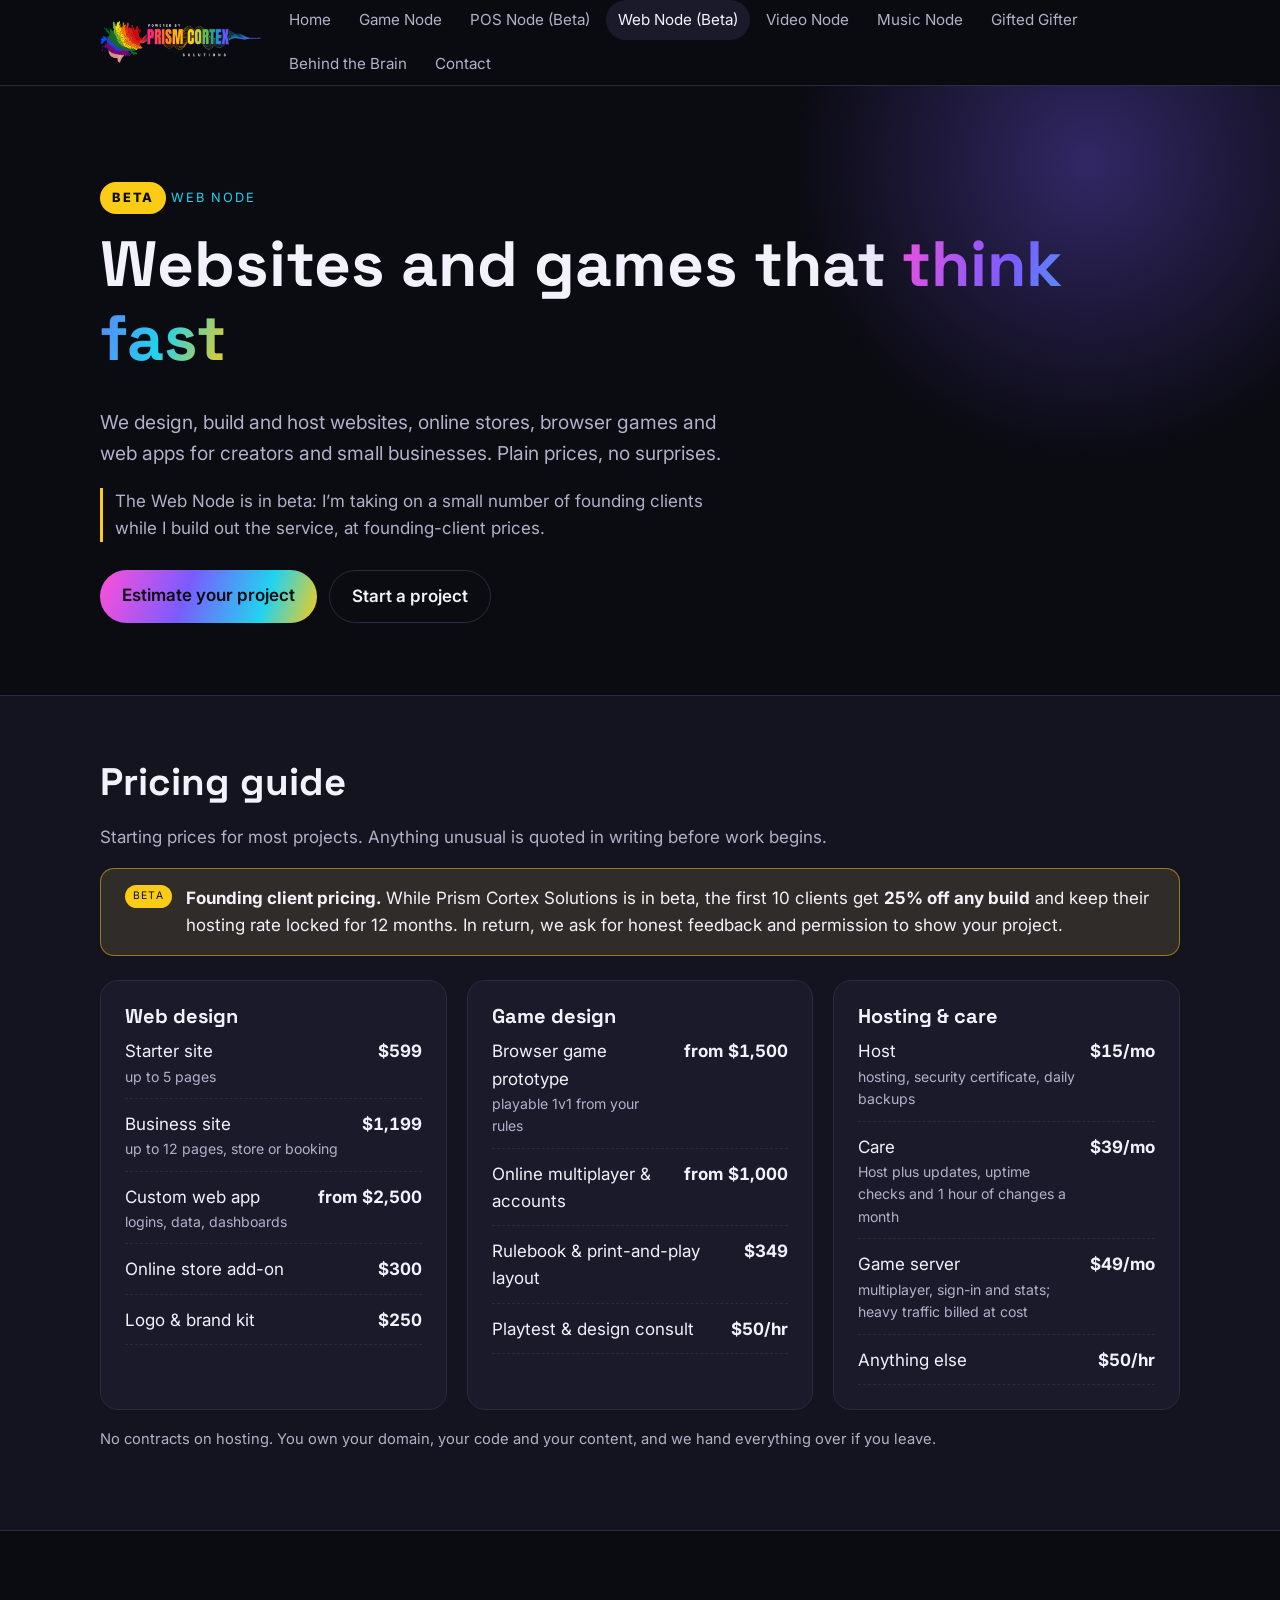
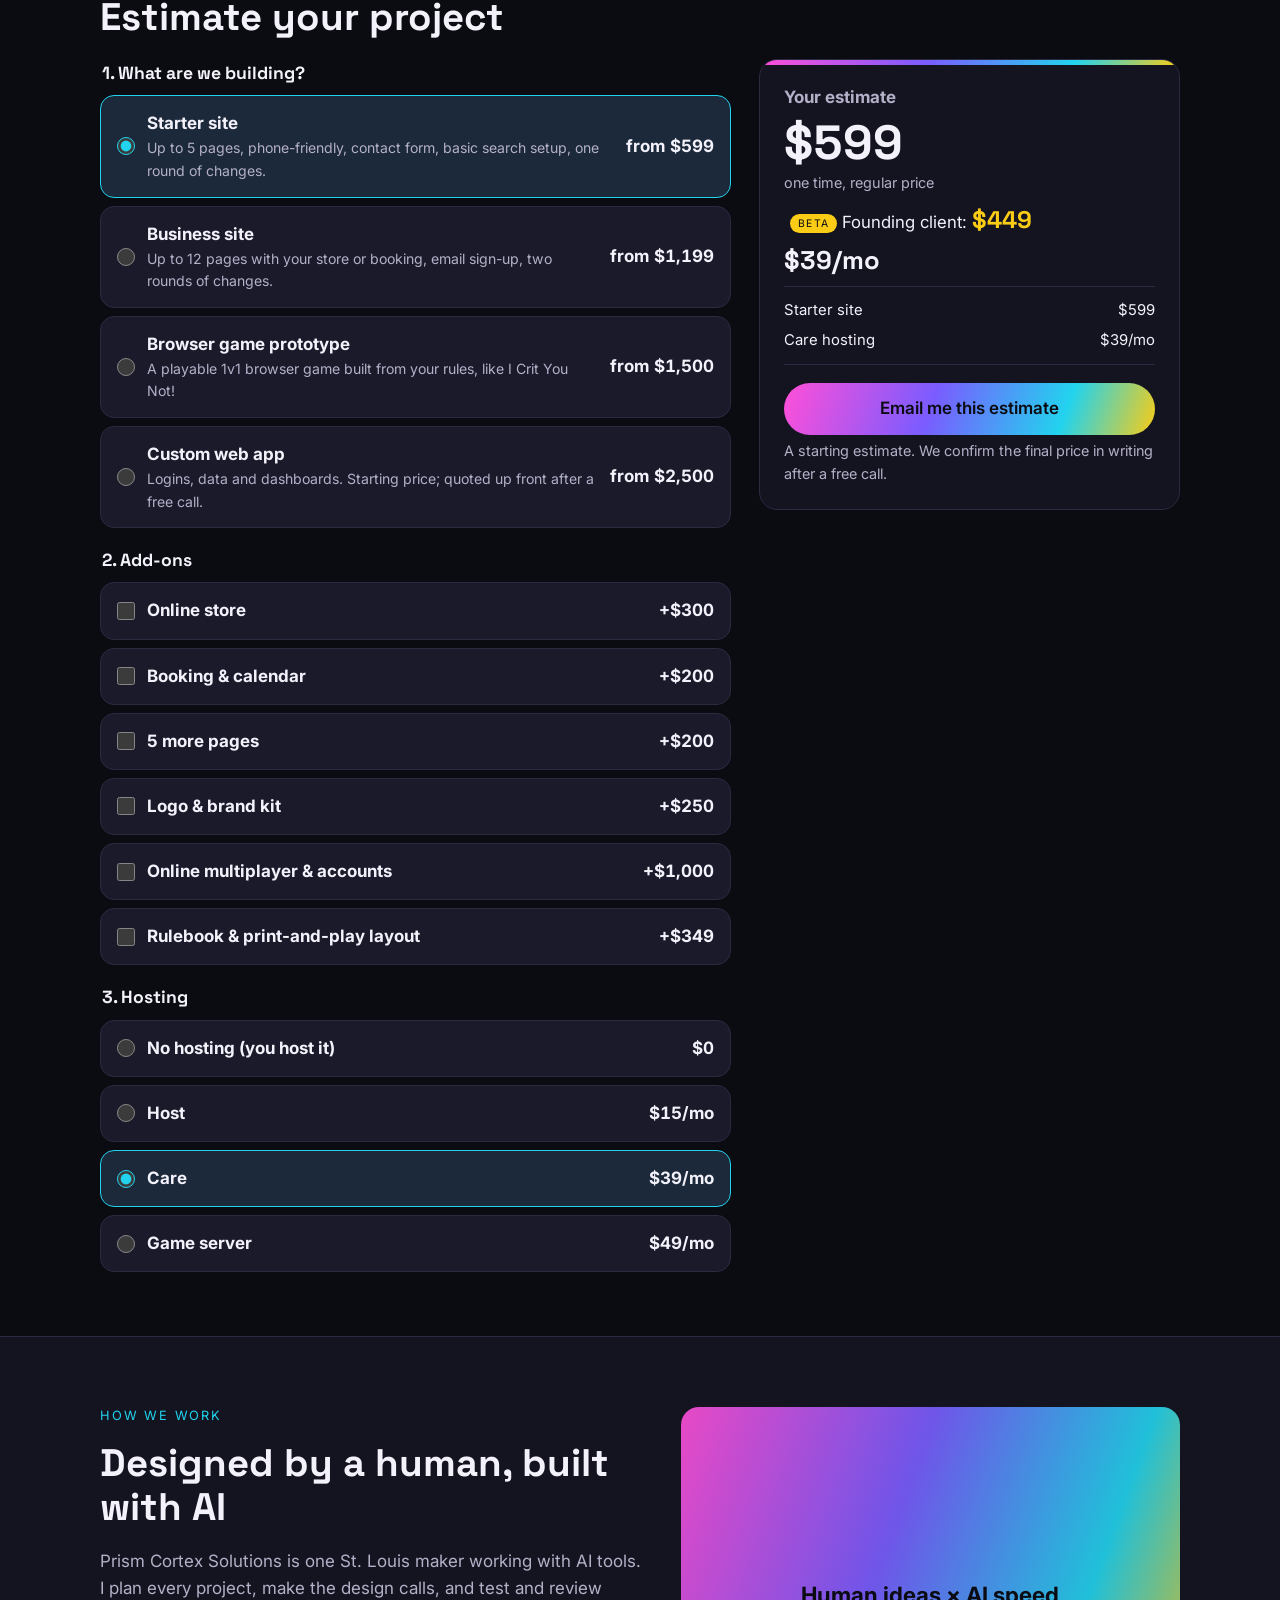
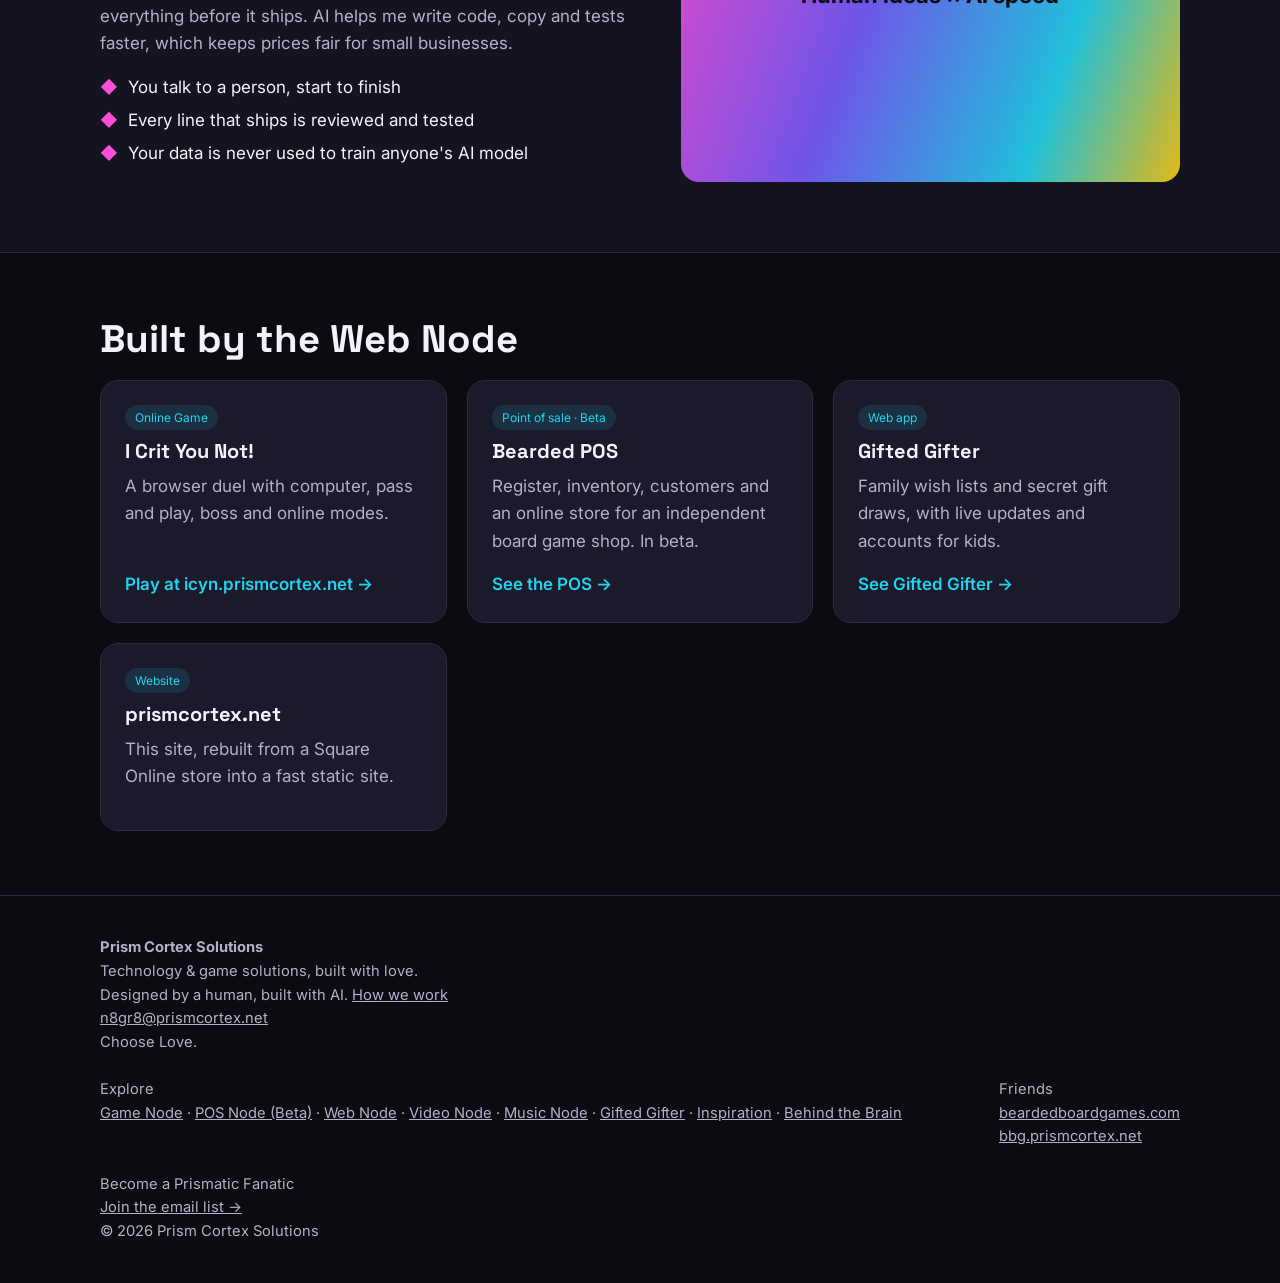
<file: site/solutions.html>
<!doctype html>
<html lang="en"><head>
<meta charset="utf-8"><meta name="viewport" content="width=device-width,initial-scale=1">
<title>Web Node | Prism Cortex Solutions</title>
<meta name="description" content="Websites, browser games, online stores and hosting from Prism Cortex Solutions, with a plain pricing guide.">
<meta property="og:title" content="Web Node | Prism Cortex Solutions"><meta property="og:description" content="Websites, browser games, online stores and hosting from Prism Cortex Solutions, with a plain pricing guide."><meta property="og:site_name" content="Prism Cortex Solutions">
<meta name="theme-color" content="#0b0b12">
<link rel="icon" href="favicon.ico" sizes="any"><link rel="icon" type="image/png" href="favicon.png"><link rel="apple-touch-icon" href="img/apple-touch-icon.png">
<link rel="preconnect" href="https://fonts.googleapis.com"><link rel="stylesheet" href="https://fonts.googleapis.com/css2?family=Inter:wght@400;600;700&family=Space+Grotesk:wght@600;700&display=swap">
<link rel="stylesheet" href="styles.css">

</head><body>
<svg width="0" height="0" style="position:absolute" aria-hidden="true"><defs>
<clipPath id="pcclip0">
<path clip-rule="nonzero" d="M 334 363 L 537.761719 363 L 537.761719 406 L 334 406 Z M 334 363 "/>
</clipPath>
<linearGradient id="pc-grad" x1="0" y1="0" x2="1" y2="1"><stop offset="0" stop-color="#ff4fd8"/><stop offset=".45" stop-color="#7a5cff"/><stop offset=".8" stop-color="#22d3ee"/><stop offset="1" stop-color="#facc15"/></linearGradient><symbol id="pc-brain" viewBox="70 150 475 525"><path fill-rule="nonzero" d="M 289.617188 526.511719 C 286.183594 526.511719 283.390625 529.300781 283.390625 532.730469 C 283.390625 536.164062 286.183594 538.953125 289.617188 538.953125 C 293.046875 538.953125 295.839844 536.164062 295.839844 532.730469 C 295.835938 529.300781 293.046875 526.511719 289.617188 526.511719 Z M 289.617188 526.511719 "/><path fill-rule="nonzero" d="M 232.566406 510.066406 C 229.132812 510.066406 226.34375 512.855469 226.34375 516.285156 C 226.34375 519.714844 229.132812 522.507812 232.566406 522.507812 C 236 522.507812 238.792969 519.714844 238.792969 516.285156 C 238.792969 512.855469 236 510.066406 232.566406 510.066406 Z M 232.566406 510.066406 "/><path fill-rule="nonzero" d="M 207.824219 433.6875 C 204.394531 433.6875 201.601562 436.480469 201.601562 439.90625 C 201.601562 443.335938 204.394531 446.128906 207.824219 446.128906 C 211.257812 446.128906 214.050781 443.335938 214.050781 439.90625 C 214.050781 436.480469 211.257812 433.6875 207.824219 433.6875 Z M 207.824219 433.6875 "/><path fill-rule="nonzero" d="M 166.183594 378.59375 C 162.75 378.59375 159.957031 381.386719 159.957031 384.816406 C 159.957031 388.246094 162.75 391.035156 166.183594 391.035156 C 169.613281 391.035156 172.40625 388.246094 172.40625 384.816406 C 172.40625 381.386719 169.613281 378.59375 166.183594 378.59375 Z M 166.183594 378.59375 "/><path fill-rule="nonzero" d="M 232.566406 299.320312 C 229.132812 299.320312 226.34375 302.113281 226.34375 305.542969 C 226.34375 308.972656 229.132812 311.765625 232.566406 311.765625 C 236 311.765625 238.792969 308.972656 238.792969 305.542969 C 238.792969 302.113281 236 299.320312 232.566406 299.320312 Z M 232.566406 299.320312 "/><path fill-rule="nonzero" d="M 289.617188 286.46875 C 286.183594 286.46875 283.390625 289.261719 283.390625 292.691406 C 283.390625 296.121094 286.183594 298.914062 289.617188 298.914062 C 293.046875 298.914062 295.839844 296.121094 295.839844 292.691406 C 295.835938 289.261719 293.046875 286.46875 289.617188 286.46875 Z M 289.617188 286.46875 "/><path fill-rule="nonzero" d="M 281.597656 211.148438 C 278.164062 211.148438 275.371094 213.9375 275.371094 217.367188 C 275.371094 220.800781 278.164062 223.589844 281.597656 223.589844 C 285.027344 223.589844 287.820312 220.800781 287.820312 217.367188 C 287.820312 213.9375 285.027344 211.148438 281.597656 211.148438 Z M 281.597656 211.148438 "/><path fill-rule="nonzero" d="M 281.597656 606.226562 C 278.164062 606.226562 275.371094 609.015625 275.371094 612.445312 C 275.371094 615.878906 278.164062 618.667969 281.597656 618.667969 C 285.027344 618.667969 287.820312 615.878906 287.820312 612.445312 C 287.820312 609.015625 285.027344 606.226562 281.597656 606.226562 Z M 281.597656 606.226562 "/><path fill-rule="nonzero" d="M 166.183594 405.9375 C 154.527344 405.9375 145.042969 396.464844 145.042969 384.816406 C 145.042969 373.167969 154.527344 363.6875 166.183594 363.6875 C 175.214844 363.6875 182.9375 369.378906 185.957031 377.359375 L 334.929688 377.359375 L 334.929688 350.84375 L 270.414062 350.84375 L 242.03125 324.425781 C 239.179688 325.859375 235.96875 326.664062 232.570312 326.664062 C 220.914062 326.664062 211.433594 317.191406 211.433594 305.542969 C 211.433594 293.894531 220.914062 284.414062 232.570312 284.414062 C 244.222656 284.414062 253.707031 293.890625 253.707031 305.542969 C 253.707031 308.347656 253.152344 311.027344 252.152344 313.480469 L 276.28125 335.9375 L 334.929688 335.9375 L 334.929688 300.140625 L 309.390625 300.140625 C 306.367188 308.125 298.644531 313.8125 289.613281 313.8125 C 277.960938 313.8125 268.472656 304.335938 268.472656 292.6875 C 268.472656 281.039062 277.957031 271.5625 289.613281 271.5625 C 298.644531 271.5625 306.367188 277.253906 309.390625 285.234375 L 334.929688 285.234375 L 334.929688 263.8125 L 317.261719 263.8125 L 289.070312 237.121094 C 286.746094 238.003906 284.226562 238.492188 281.59375 238.492188 C 269.941406 238.492188 260.457031 229.015625 260.457031 217.363281 C 260.457031 205.71875 269.941406 196.238281 281.59375 196.238281 C 293.25 196.238281 302.730469 205.714844 302.730469 217.363281 C 302.730469 220.917969 301.84375 224.269531 300.285156 227.210938 L 323.199219 248.90625 L 334.925781 248.90625 L 334.925781 204.90625 C 327.371094 181.660156 308.710938 164.105469 286.136719 159.753906 C 256.957031 154.125 225.636719 171.417969 212.953125 202.195312 C 199.359375 198.152344 184.816406 202.941406 176.8125 213.933594 C 169.855469 223.492188 168.84375 236.375 174.101562 247.347656 C 170.234375 247.929688 147.367188 251.75 133.441406 272.632812 C 121.679688 290.273438 120.730469 313.453125 130.734375 333.132812 C 100.820312 345.1875 80.078125 372.507812 77.429688 403.566406 C 74.371094 439.382812 95.882812 474.09375 130.734375 488.453125 C 128.773438 492.589844 120.011719 512.199219 128.027344 534.507812 C 139.328125 565.980469 173.308594 573.015625 175.007812 573.335938 C 169.570312 586.265625 172.890625 601.203125 183.140625 610.363281 C 194.011719 620.078125 210.425781 621.261719 222.890625 613.070312 C 222.488281 616.980469 220.570312 638.988281 235.539062 653.707031 C 256.824219 674.628906 291.851562 660.792969 296.078125 659.125 C 320.421875 649.507812 331.667969 628.769531 334.929688 622.113281 L 334.929688 580.90625 L 321.230469 580.90625 L 300.128906 602.296875 C 301.789062 605.308594 302.734375 608.769531 302.734375 612.449219 C 302.734375 624.097656 293.25 633.574219 281.597656 633.574219 C 269.941406 633.574219 260.460938 624.097656 260.460938 612.449219 C 260.460938 600.800781 269.941406 591.324219 281.597656 591.324219 C 284.117188 591.324219 286.53125 591.765625 288.773438 592.578125 L 314.996094 566.003906 L 334.929688 566.003906 L 334.929688 540.183594 L 309.390625 540.183594 C 306.371094 548.167969 298.648438 553.859375 289.617188 553.859375 C 277.960938 553.859375 268.476562 544.382812 268.476562 532.730469 C 268.476562 521.082031 277.960938 511.605469 289.617188 511.605469 C 298.648438 511.605469 306.371094 517.300781 309.390625 525.277344 L 334.929688 525.277344 L 334.929688 485.890625 L 274.988281 485.890625 L 252.167969 508.390625 C 253.15625 510.832031 253.707031 513.496094 253.707031 516.285156 C 253.707031 527.933594 244.222656 537.414062 232.570312 537.414062 C 220.914062 537.414062 211.433594 527.933594 211.433594 516.285156 C 211.433594 504.636719 220.914062 495.160156 232.570312 495.160156 C 235.984375 495.160156 239.207031 495.976562 242.0625 497.417969 L 268.867188 470.984375 L 334.929688 470.984375 L 334.929688 447.359375 L 227.601562 447.359375 C 224.582031 455.34375 216.855469 461.035156 207.824219 461.035156 C 196.171875 461.035156 186.6875 451.554688 186.6875 439.910156 C 186.6875 428.261719 196.171875 418.78125 207.824219 418.78125 C 216.855469 418.78125 224.582031 424.472656 227.601562 432.453125 L 334.929688 432.453125 L 334.929688 392.265625 L 185.957031 392.265625 C 182.9375 400.246094 175.214844 405.9375 166.183594 405.9375 Z M 166.183594 405.9375 "/><path fill-rule="nonzero" d="M 406.40625 485.890625 L 430.535156 508.347656 C 429.535156 510.796875 428.980469 513.476562 428.980469 516.285156 C 428.980469 527.933594 438.464844 537.414062 450.121094 537.414062 C 461.777344 537.414062 471.257812 527.933594 471.257812 516.285156 C 471.257812 504.636719 461.777344 495.160156 450.121094 495.160156 C 446.722656 495.160156 443.507812 495.972656 440.660156 497.402344 L 412.277344 470.984375 L 334.933594 470.984375 L 334.933594 485.886719 L 406.40625 485.886719 Z M 450.121094 510.066406 C 453.550781 510.066406 456.34375 512.855469 456.34375 516.285156 C 456.34375 519.714844 453.550781 522.507812 450.121094 522.507812 C 446.6875 522.507812 443.894531 519.714844 443.894531 516.285156 C 443.894531 512.855469 446.683594 510.066406 450.121094 510.066406 Z M 450.121094 510.066406 "/><path fill-rule="nonzero" d="M 413.816406 350.84375 L 440.625 324.40625 C 443.480469 325.851562 446.703125 326.664062 450.117188 326.664062 C 461.773438 326.664062 471.253906 317.191406 471.253906 305.542969 C 471.253906 293.894531 461.773438 284.414062 450.117188 284.414062 C 438.464844 284.414062 428.976562 293.890625 428.976562 305.542969 C 428.976562 308.332031 429.527344 310.992188 430.515625 313.4375 L 407.695312 335.9375 L 334.925781 335.9375 L 334.925781 350.839844 L 413.816406 350.839844 Z M 450.121094 299.320312 C 453.550781 299.320312 456.34375 302.113281 456.34375 305.542969 C 456.34375 308.972656 453.550781 311.765625 450.121094 311.765625 C 446.6875 311.765625 443.894531 308.972656 443.894531 305.542969 C 443.894531 302.113281 446.683594 299.320312 450.121094 299.320312 Z M 450.121094 299.320312 "/><path fill-rule="nonzero" d="M 373.296875 540.183594 C 376.320312 548.164062 384.042969 553.855469 393.074219 553.855469 C 404.726562 553.855469 414.214844 544.378906 414.214844 532.726562 C 414.214844 521.082031 404.730469 511.605469 393.074219 511.605469 C 384.042969 511.605469 376.320312 517.296875 373.296875 525.277344 L 334.929688 525.277344 L 334.929688 540.179688 L 373.296875 540.179688 Z M 393.074219 526.511719 C 396.503906 526.511719 399.300781 529.300781 399.300781 532.730469 C 399.300781 536.164062 396.503906 538.953125 393.074219 538.953125 C 389.640625 538.953125 386.847656 536.164062 386.847656 532.730469 C 386.84375 529.300781 389.640625 526.511719 393.074219 526.511719 Z M 393.074219 526.511719 "/><path fill-rule="nonzero" d="M 373.296875 300.140625 C 376.320312 308.125 384.042969 313.816406 393.074219 313.816406 C 404.726562 313.816406 414.214844 304.335938 414.214844 292.691406 C 414.214844 281.042969 404.730469 271.566406 393.074219 271.566406 C 384.042969 271.566406 376.320312 277.257812 373.296875 285.238281 L 334.929688 285.238281 L 334.929688 300.140625 Z M 393.074219 286.46875 C 396.503906 286.46875 399.300781 289.261719 399.300781 292.691406 C 399.300781 296.121094 396.503906 298.914062 393.074219 298.914062 C 389.640625 298.914062 386.847656 296.121094 386.847656 292.691406 C 386.84375 289.261719 389.640625 286.46875 393.074219 286.46875 Z M 393.074219 286.46875 "/><path fill-rule="nonzero" d="M 359.480469 580.90625 L 382.398438 602.601562 C 380.835938 605.542969 379.953125 608.890625 379.953125 612.445312 C 379.953125 624.09375 389.4375 633.574219 401.09375 633.574219 C 412.746094 633.574219 422.226562 624.09375 422.226562 612.445312 C 422.226562 600.796875 412.746094 591.324219 401.09375 591.324219 C 398.457031 591.324219 395.941406 591.808594 393.613281 592.6875 L 365.425781 566 L 334.933594 566 L 334.933594 580.902344 L 359.480469 580.902344 Z M 401.089844 606.226562 C 404.523438 606.226562 407.3125 609.015625 407.3125 612.445312 C 407.3125 615.878906 404.523438 618.667969 401.089844 618.667969 C 397.65625 618.667969 394.863281 615.878906 394.863281 612.445312 C 394.863281 609.015625 397.65625 606.226562 401.089844 606.226562 Z M 401.089844 606.226562 "/><path fill-rule="nonzero" d="M 367.691406 263.8125 L 393.914062 237.238281 C 396.15625 238.046875 398.570312 238.492188 401.089844 238.492188 C 412.746094 238.492188 422.226562 229.015625 422.226562 217.363281 C 422.226562 205.714844 412.746094 196.234375 401.089844 196.234375 C 389.4375 196.234375 379.949219 205.714844 379.949219 217.363281 C 379.949219 221.042969 380.898438 224.5 382.558594 227.515625 L 361.453125 248.90625 L 334.929688 248.90625 L 334.929688 263.808594 L 367.691406 263.808594 Z M 401.089844 211.148438 C 404.523438 211.148438 407.3125 213.9375 407.3125 217.367188 C 407.3125 220.800781 404.523438 223.589844 401.089844 223.589844 C 397.65625 223.589844 394.863281 220.800781 394.863281 217.367188 C 394.863281 213.9375 397.65625 211.148438 401.089844 211.148438 Z M 401.089844 211.148438 "/><path fill-rule="nonzero" d="M 455.085938 447.359375 C 458.105469 455.34375 465.828125 461.035156 474.859375 461.035156 C 486.515625 461.035156 495.996094 451.554688 495.996094 439.910156 C 495.996094 428.261719 486.515625 418.78125 474.859375 418.78125 C 465.828125 418.78125 458.105469 424.472656 455.085938 432.453125 L 334.929688 432.453125 L 334.929688 447.359375 Z M 474.859375 433.6875 C 478.292969 433.6875 481.085938 436.480469 481.085938 439.90625 C 481.085938 443.335938 478.292969 446.128906 474.859375 446.128906 C 471.429688 446.128906 468.636719 443.335938 468.636719 439.90625 C 468.636719 436.480469 471.429688 433.6875 474.859375 433.6875 Z M 474.859375 433.6875 "/><g clip-path="url(#pcclip0)">
<path fill-rule="nonzero" d="M 516.503906 363.6875 C 507.472656 363.6875 499.75 369.378906 496.726562 377.359375 L 334.929688 377.359375 L 334.929688 392.265625 L 496.726562 392.265625 C 499.75 400.246094 507.472656 405.9375 516.503906 405.9375 C 528.160156 405.9375 537.640625 396.460938 537.640625 384.8125 C 537.640625 373.164062 528.160156 363.6875 516.503906 363.6875 Z M 516.503906 391.035156 C 513.070312 391.035156 510.28125 388.246094 510.28125 384.816406 C 510.28125 381.386719 513.070312 378.59375 516.503906 378.59375 C 519.9375 378.59375 522.730469 381.386719 522.730469 384.816406 C 522.730469 388.246094 519.9375 391.035156 516.503906 391.035156 Z M 516.503906 391.035156 "/>
</g></symbol></defs></svg>
<header class="site"><div class="wrap">
<a class="logo" href="index.html"><img src="img/logo.png" alt="Prism Cortex Solutions" height="44" style="height:44px;width:auto"></a>
<button class="menu-btn" aria-label="Menu" onclick="document.querySelector('nav.main').classList.toggle('open')">☰</button>
<nav class="main"><a href="index.html">Home</a><a href="games.html">Game Node</a><a href="pos.html">POS Node (Beta)</a><a href="solutions.html" aria-current=page>Web Node (Beta)</a><a href="videos.html">Video Node</a><a href="music.html">Music Node</a><a href="gifted-gifter.html">Gifted Gifter</a><a href="behind-the-brain.html">Behind the Brain</a><a href="contact.html">Contact</a></nav>
</div></header>
<main>

<section class="hero"><div class="wrap">
<span class="beta-pill-dark">BETA</span>
<span class="eyebrow">Web Node</span>
<h1>Websites and games that <span class="grad">think fast</span></h1>
<p class="lead">We design, build and host websites, online stores, browser games and web apps for creators and small businesses. Plain prices, no surprises.</p>
<p class="beta-line">The Web Node is in beta: I&rsquo;m taking on a small number of founding clients while I build out the service, at founding-client prices.</p>
<div class="btns"><a class="btn primary" href="#estimate">Estimate your project</a><a class="btn" href="contact.html">Start a project</a></div>
</div></section>

<section class="alt"><div class="wrap">
<h2>Pricing guide</h2>
<p class="muted">Starting prices for most projects. Anything unusual is quoted in writing before work begins.</p>
<div class="beta-offer"><span class="beta">BETA</span><p><strong>Founding client pricing.</strong> While Prism Cortex Solutions is in beta, the first 10 clients get <strong>25% off any build</strong> and keep their hosting rate locked for 12 months. In return, we ask for honest feedback and permission to show your project.</p></div>
<div class="price-cols">
 <div class="pcard"><h3>Web design</h3><ul class="plist">
  <li><span>Starter site<em>up to 5 pages</em></span><b>$599</b></li>
  <li><span>Business site<em>up to 12 pages, store or booking</em></span><b>$1,199</b></li>
  <li><span>Custom web app<em>logins, data, dashboards</em></span><b>from $2,500</b></li>
  <li><span>Online store add-on</span><b>$300</b></li>
  <li><span>Logo &amp; brand kit</span><b>$250</b></li></ul></div>
 <div class="pcard"><h3>Game design</h3><ul class="plist">
  <li><span>Browser game prototype<em>playable 1v1 from your rules</em></span><b>from $1,500</b></li>
  <li><span>Online multiplayer &amp; accounts</span><b>from $1,000</b></li>
  <li><span>Rulebook &amp; print-and-play layout</span><b>$349</b></li>
  <li><span>Playtest &amp; design consult</span><b>$50/hr</b></li></ul></div>
 <div class="pcard"><h3>Hosting &amp; care</h3><ul class="plist">
  <li><span>Host<em>hosting, security certificate, daily backups</em></span><b>$15/mo</b></li>
  <li><span>Care<em>Host plus updates, uptime checks and 1 hour of changes a month</em></span><b>$39/mo</b></li>
  <li><span>Game server<em>multiplayer, sign-in and stats; heavy traffic billed at cost</em></span><b>$49/mo</b></li>
  <li><span>Anything else</span><b>$50/hr</b></li></ul></div>
</div>
<p class="muted fine">No contracts on hosting. You own your domain, your code and your content, and we hand everything over if you leave.</p>
</div></section>

<section id="estimate"><div class="wrap">
<h2>Estimate your project</h2>
<div class="est">
 <div class="est-opts">
  <fieldset><legend>1. What are we building?</legend><label class="opt"><input type="radio" name="proj" value="starter" data-price="599" checked><span><strong>Starter site</strong><em>Up to 5 pages, phone-friendly, contact form, basic search setup, one round of changes.</em></span><b>from $599</b></label><label class="opt"><input type="radio" name="proj" value="business" data-price="1199"><span><strong>Business site</strong><em>Up to 12 pages with your store or booking, email sign-up, two rounds of changes.</em></span><b>from $1,199</b></label><label class="opt"><input type="radio" name="proj" value="game" data-price="1500"><span><strong>Browser game prototype</strong><em>A playable 1v1 browser game built from your rules, like I Crit You Not!</em></span><b>from $1,500</b></label><label class="opt"><input type="radio" name="proj" value="app" data-price="2500"><span><strong>Custom web app</strong><em>Logins, data and dashboards. Starting price; quoted up front after a free call.</em></span><b>from $2,500</b></label></fieldset>
  <fieldset><legend>2. Add-ons</legend><label class="opt"><input type="checkbox" value="store" data-price="300"><span><strong>Online store</strong></span><b>+$300</b></label><label class="opt"><input type="checkbox" value="booking" data-price="200"><span><strong>Booking &amp; calendar</strong></span><b>+$200</b></label><label class="opt"><input type="checkbox" value="pages" data-price="200"><span><strong>5 more pages</strong></span><b>+$200</b></label><label class="opt"><input type="checkbox" value="brand" data-price="250"><span><strong>Logo &amp; brand kit</strong></span><b>+$250</b></label><label class="opt"><input type="checkbox" value="multi" data-price="1000"><span><strong>Online multiplayer &amp; accounts</strong></span><b>+$1,000</b></label><label class="opt"><input type="checkbox" value="rules" data-price="349"><span><strong>Rulebook &amp; print-and-play layout</strong></span><b>+$349</b></label></fieldset>
  <fieldset><legend>3. Hosting</legend><label class="opt"><input type="radio" name="host" value="none" data-price="0"><span><strong>No hosting (you host it)</strong></span><b>$0</b></label><label class="opt"><input type="radio" name="host" value="host" data-price="15"><span><strong>Host</strong></span><b>$15/mo</b></label><label class="opt"><input type="radio" name="host" value="care" data-price="39" checked><span><strong>Care</strong></span><b>$39/mo</b></label><label class="opt"><input type="radio" name="host" value="server" data-price="49"><span><strong>Game server</strong></span><b>$49/mo</b></label></fieldset>
 </div>
 <aside class="est-out" aria-live="polite">
  <p class="lbl">Your estimate</p>
  <p class="big" id="est-once">$599</p><p class="sub">one time, regular price</p>
  <p class="beta-price" id="est-beta"></p>
  <p class="big2" id="est-month">$39/mo</p>
  <ul id="est-lines"></ul>
  <a class="btn primary" id="est-send" href="mailto:n8gr8@prismcortex.net">Email me this estimate</a>
  <p class="sub">A starting estimate. We confirm the final price in writing after a free call.</p>
 </aside>
</div>
</div></section>

<section class="alt" id="ai"><div class="wrap feature">
<div>
<span class="eyebrow">How we work</span>
<h2>Designed by a human, built with AI</h2>
<p class="muted">Prism Cortex Solutions is one St. Louis maker working with AI tools. I plan every project, make the design calls, and test and review everything before it ships. AI helps me write code, copy and tests faster, which keeps prices fair for small businesses.</p>
<ul class="ticks"><li>You talk to a person, start to finish</li><li>Every line that ships is reviewed and tested</li><li>Your data is never used to train anyone's AI model</li></ul>
</div>
<div class="shot">Human ideas × AI speed</div>
</div></section>

<section><div class="wrap">
<h2>Built by the Web Node</h2>
<div class="grid">
 <div class="card"><span class="tag">Online Game</span><h3>I Crit You Not!</h3><p>A browser duel with computer, pass and play, boss and online modes.</p><a class="more" href="https://icyn.prismcortex.net">Play at icyn.prismcortex.net →</a></div>
 <div class="card"><span class="tag">Point of sale · Beta</span><h3>Bearded POS</h3><p>Register, inventory, customers and an online store for an independent board game shop. In beta.</p><a class="more" href="pos.html">See the POS →</a></div>
 <div class="card"><span class="tag">Web app</span><h3>Gifted Gifter</h3><p>Family wish lists and secret gift draws, with live updates and accounts for kids.</p><a class="more" href="gifted-gifter.html">See Gifted Gifter →</a></div>
 <div class="card"><span class="tag">Website</span><h3>prismcortex.net</h3><p>This site, rebuilt from a Square Online store into a fast static site.</p></div>
</div>
</div></section>
<script>
(function(){
var root=document.getElementById('estimate');if(!root)return;
function money(n){return '$'+n.toLocaleString('en-US')}
function name(i){return i.closest('label').querySelector('strong').textContent}
function render(){
 var p=root.querySelector('input[name=proj]:checked'),h=root.querySelector('input[name=host]:checked');
 var adds=[].slice.call(root.querySelectorAll('input[type=checkbox]:checked'));
 var once=+p.dataset.price+adds.reduce(function(t,i){return t+ +i.dataset.price},0),mo=+h.dataset.price;
 root.querySelector('#est-once').textContent=money(once);
 var beta=Math.round(once*0.75);root.querySelector('#est-beta').innerHTML='<span class=beta>BETA</span> Founding client: <strong>'+money(beta)+'</strong>';
 root.querySelector('#est-month').textContent=mo?money(mo)+'/mo':'No monthly fee';
 var lines=[[name(p),money(+p.dataset.price)]].concat(adds.map(function(i){return [name(i),'+'+money(+i.dataset.price)]}));
 if(mo)lines.push([name(h)+' hosting',money(mo)+'/mo']);
 root.querySelector('#est-lines').innerHTML=lines.map(function(l){return '<li><span>'+l[0]+'</span><span>'+l[1]+'</span></li>'}).join('');
 var body=lines.map(function(l){return l[0]+': '+l[1]}).join('\n')+'\n\nEstimate: '+money(once)+' one time (founding client price '+money(Math.round(once*0.75))+')'+(mo?' + '+money(mo)+'/mo':'');
 root.querySelector('#est-send').href='mailto:n8gr8@prismcortex.net?subject='+encodeURIComponent('Project estimate: '+name(p))+'&body='+encodeURIComponent(body);
}
root.addEventListener('change',render);render();
})();
</script>

</main>
<footer class="site"><div class="wrap">
<div><strong>Prism Cortex Solutions</strong><br>Technology &amp; game solutions, built with love.<br>Designed by a human, built with AI. <a href="solutions.html#ai">How we work</a><br><a href="mailto:n8gr8@prismcortex.net">n8gr8@prismcortex.net</a><br>Choose Love.</div>
<div>Explore<br><a href="games.html">Game Node</a> · <a href="pos.html">POS Node (Beta)</a> · <a href="solutions.html">Web Node</a> · <a href="videos.html">Video Node</a> · <a href="music.html">Music Node</a> · <a href="gifted-gifter.html">Gifted Gifter</a> · <a href="inspiration.html">Inspiration</a> · <a href="behind-the-brain.html">Behind the Brain</a></div>
<div>Friends<br><a href="https://beardedboardgames.com">beardedboardgames.com</a><br><a href="https://bbg.prismcortex.net">bbg.prismcortex.net</a></div>
<div>Become a Prismatic Fanatic<br><a href="contact.html">Join the email list →</a><br>© 2026 Prism Cortex Solutions</div>
</div></footer>
<script>(function(){var g=document.querySelector('.nodegraph');if(!g)return;function on(k){g.classList.add('focus');document.querySelectorAll('[data-node="'+k+'"]').forEach(function(e){e.classList.add('on')})}function off(){g.classList.remove('focus');document.querySelectorAll('[data-node].on').forEach(function(e){e.classList.remove('on')})}document.querySelectorAll('[data-node]').forEach(function(e){e.addEventListener('mouseenter',function(){on(e.dataset.node)});e.addEventListener('mouseleave',off)})})();</script>
</body></html>
</file>
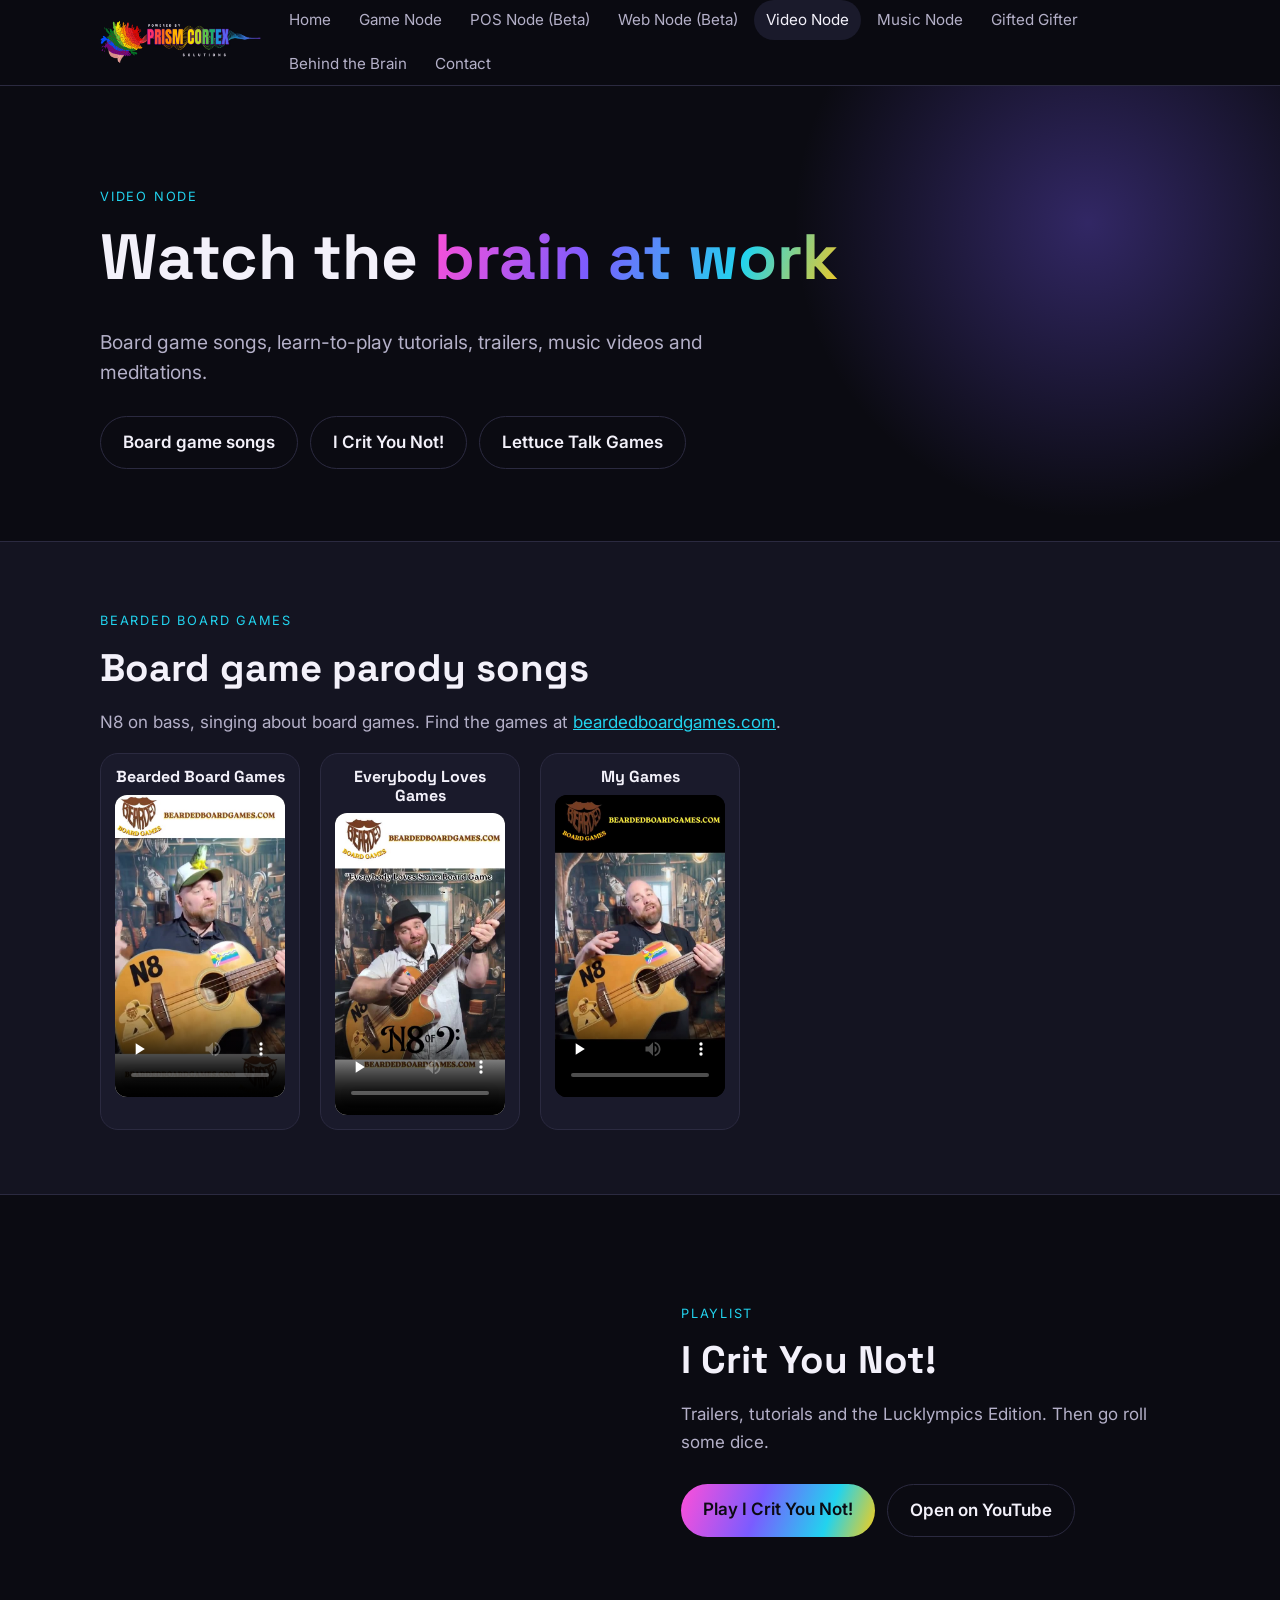
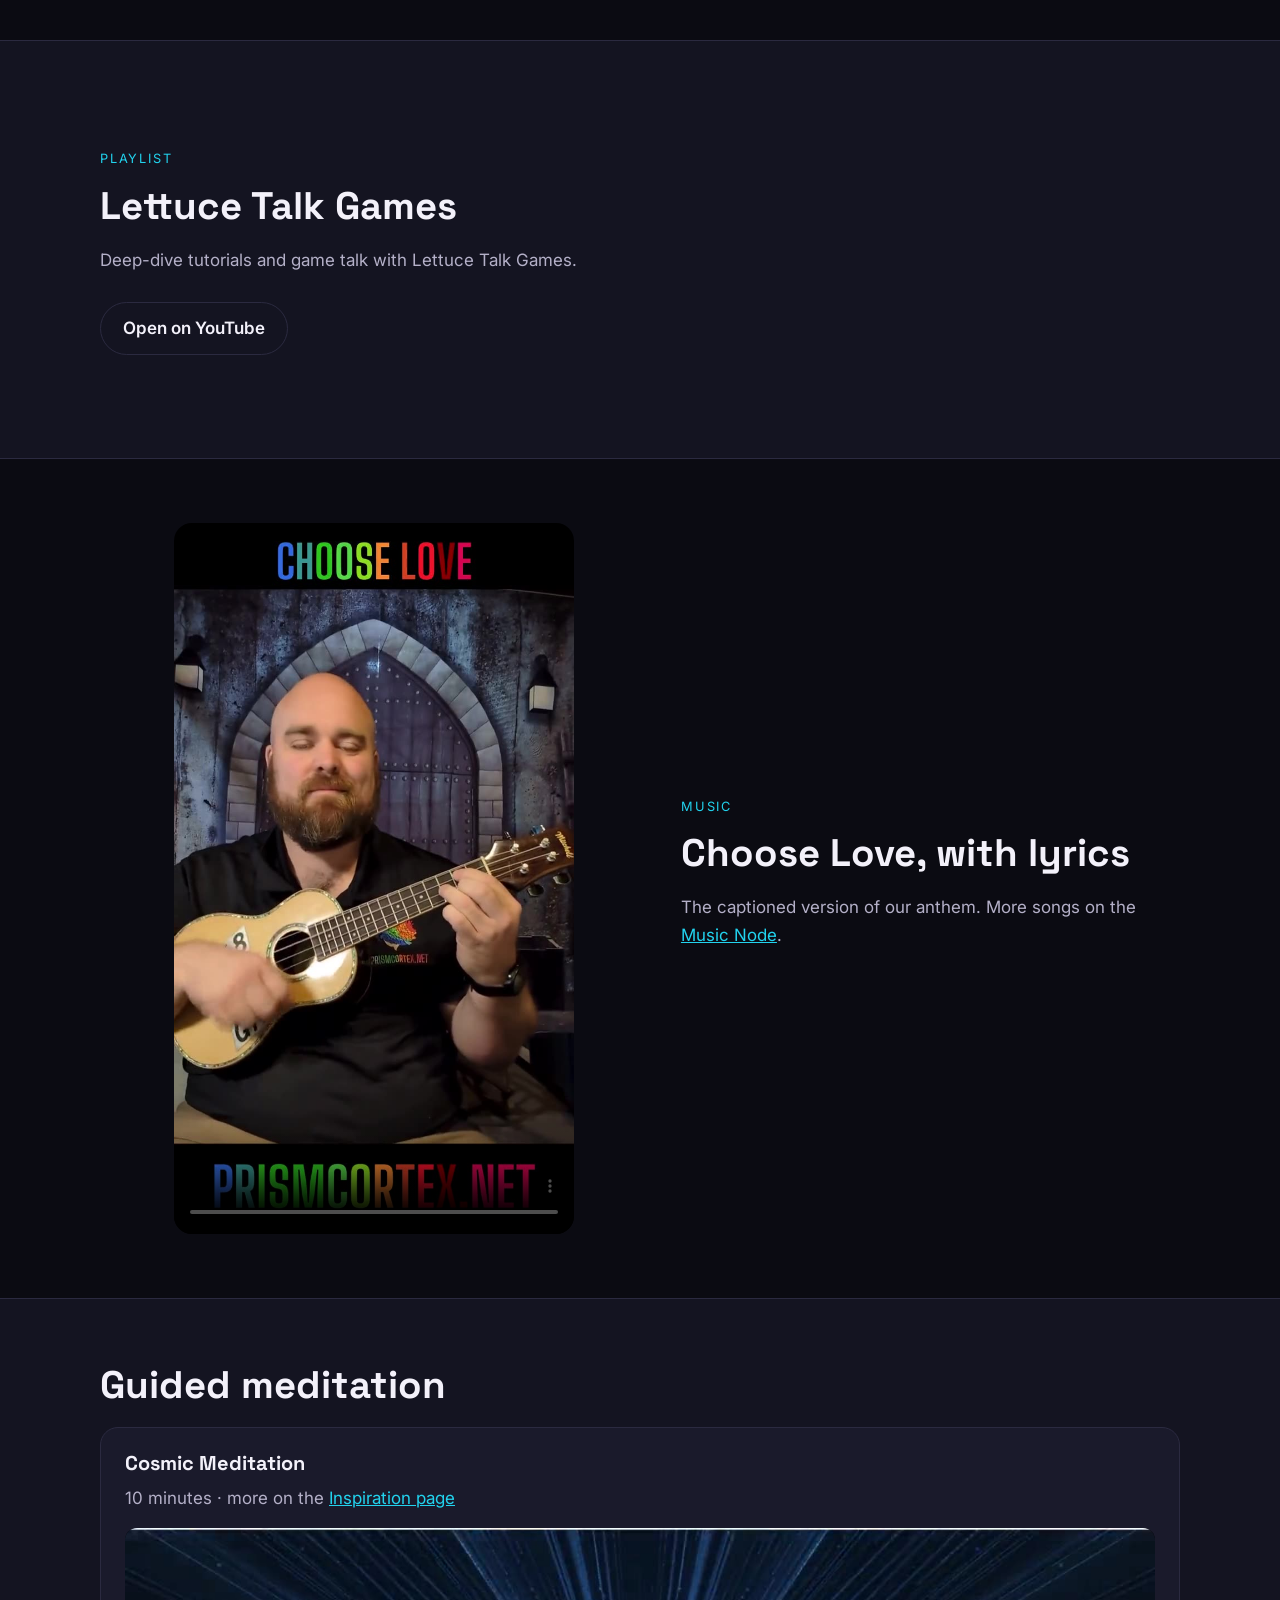
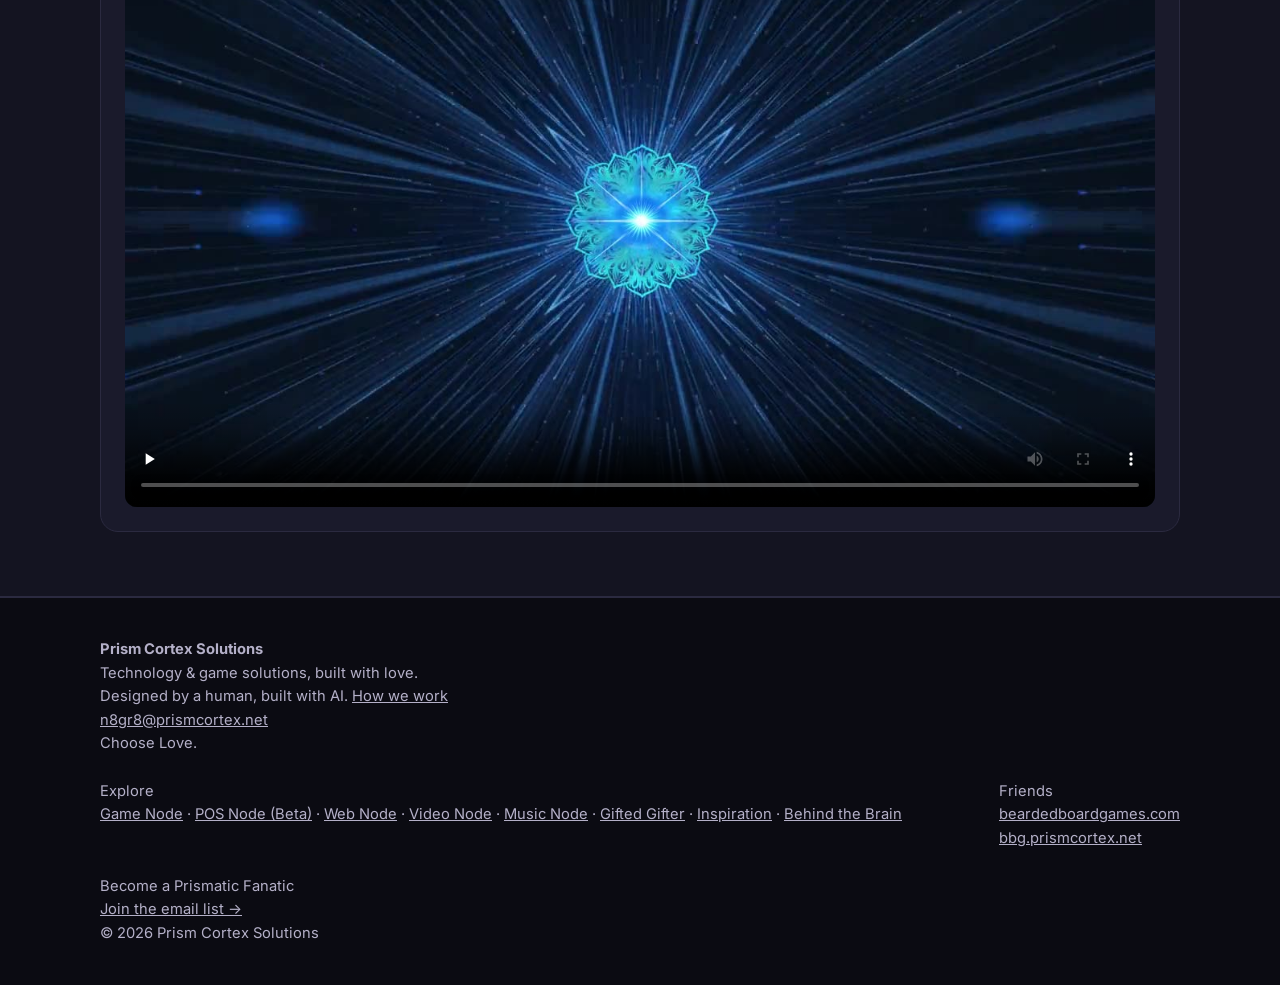
<file: site/videos.html>
<!doctype html>
<html lang="en"><head>
<meta charset="utf-8"><meta name="viewport" content="width=device-width,initial-scale=1">
<title>Video Node | Prism Cortex Solutions</title>
<meta name="description" content="Board game songs, I Crit You Not! videos, Lettuce Talk Games tutorials, trailers, music videos and meditations from Prism Cortex.">
<meta property="og:title" content="Video Node | Prism Cortex Solutions"><meta property="og:description" content="Board game songs, I Crit You Not! videos, Lettuce Talk Games tutorials, trailers, music videos and meditations from Prism Cortex."><meta property="og:site_name" content="Prism Cortex Solutions">
<meta name="theme-color" content="#0b0b12">
<link rel="icon" href="favicon.ico" sizes="any"><link rel="icon" type="image/png" href="favicon.png"><link rel="apple-touch-icon" href="img/apple-touch-icon.png">
<link rel="preconnect" href="https://fonts.googleapis.com"><link rel="stylesheet" href="https://fonts.googleapis.com/css2?family=Inter:wght@400;600;700&family=Space+Grotesk:wght@600;700&display=swap">
<link rel="stylesheet" href="styles.css">

</head><body>
<svg width="0" height="0" style="position:absolute" aria-hidden="true"><defs>
<clipPath id="pcclip0">
<path clip-rule="nonzero" d="M 334 363 L 537.761719 363 L 537.761719 406 L 334 406 Z M 334 363 "/>
</clipPath>
<linearGradient id="pc-grad" x1="0" y1="0" x2="1" y2="1"><stop offset="0" stop-color="#ff4fd8"/><stop offset=".45" stop-color="#7a5cff"/><stop offset=".8" stop-color="#22d3ee"/><stop offset="1" stop-color="#facc15"/></linearGradient><symbol id="pc-brain" viewBox="70 150 475 525"><path fill-rule="nonzero" d="M 289.617188 526.511719 C 286.183594 526.511719 283.390625 529.300781 283.390625 532.730469 C 283.390625 536.164062 286.183594 538.953125 289.617188 538.953125 C 293.046875 538.953125 295.839844 536.164062 295.839844 532.730469 C 295.835938 529.300781 293.046875 526.511719 289.617188 526.511719 Z M 289.617188 526.511719 "/><path fill-rule="nonzero" d="M 232.566406 510.066406 C 229.132812 510.066406 226.34375 512.855469 226.34375 516.285156 C 226.34375 519.714844 229.132812 522.507812 232.566406 522.507812 C 236 522.507812 238.792969 519.714844 238.792969 516.285156 C 238.792969 512.855469 236 510.066406 232.566406 510.066406 Z M 232.566406 510.066406 "/><path fill-rule="nonzero" d="M 207.824219 433.6875 C 204.394531 433.6875 201.601562 436.480469 201.601562 439.90625 C 201.601562 443.335938 204.394531 446.128906 207.824219 446.128906 C 211.257812 446.128906 214.050781 443.335938 214.050781 439.90625 C 214.050781 436.480469 211.257812 433.6875 207.824219 433.6875 Z M 207.824219 433.6875 "/><path fill-rule="nonzero" d="M 166.183594 378.59375 C 162.75 378.59375 159.957031 381.386719 159.957031 384.816406 C 159.957031 388.246094 162.75 391.035156 166.183594 391.035156 C 169.613281 391.035156 172.40625 388.246094 172.40625 384.816406 C 172.40625 381.386719 169.613281 378.59375 166.183594 378.59375 Z M 166.183594 378.59375 "/><path fill-rule="nonzero" d="M 232.566406 299.320312 C 229.132812 299.320312 226.34375 302.113281 226.34375 305.542969 C 226.34375 308.972656 229.132812 311.765625 232.566406 311.765625 C 236 311.765625 238.792969 308.972656 238.792969 305.542969 C 238.792969 302.113281 236 299.320312 232.566406 299.320312 Z M 232.566406 299.320312 "/><path fill-rule="nonzero" d="M 289.617188 286.46875 C 286.183594 286.46875 283.390625 289.261719 283.390625 292.691406 C 283.390625 296.121094 286.183594 298.914062 289.617188 298.914062 C 293.046875 298.914062 295.839844 296.121094 295.839844 292.691406 C 295.835938 289.261719 293.046875 286.46875 289.617188 286.46875 Z M 289.617188 286.46875 "/><path fill-rule="nonzero" d="M 281.597656 211.148438 C 278.164062 211.148438 275.371094 213.9375 275.371094 217.367188 C 275.371094 220.800781 278.164062 223.589844 281.597656 223.589844 C 285.027344 223.589844 287.820312 220.800781 287.820312 217.367188 C 287.820312 213.9375 285.027344 211.148438 281.597656 211.148438 Z M 281.597656 211.148438 "/><path fill-rule="nonzero" d="M 281.597656 606.226562 C 278.164062 606.226562 275.371094 609.015625 275.371094 612.445312 C 275.371094 615.878906 278.164062 618.667969 281.597656 618.667969 C 285.027344 618.667969 287.820312 615.878906 287.820312 612.445312 C 287.820312 609.015625 285.027344 606.226562 281.597656 606.226562 Z M 281.597656 606.226562 "/><path fill-rule="nonzero" d="M 166.183594 405.9375 C 154.527344 405.9375 145.042969 396.464844 145.042969 384.816406 C 145.042969 373.167969 154.527344 363.6875 166.183594 363.6875 C 175.214844 363.6875 182.9375 369.378906 185.957031 377.359375 L 334.929688 377.359375 L 334.929688 350.84375 L 270.414062 350.84375 L 242.03125 324.425781 C 239.179688 325.859375 235.96875 326.664062 232.570312 326.664062 C 220.914062 326.664062 211.433594 317.191406 211.433594 305.542969 C 211.433594 293.894531 220.914062 284.414062 232.570312 284.414062 C 244.222656 284.414062 253.707031 293.890625 253.707031 305.542969 C 253.707031 308.347656 253.152344 311.027344 252.152344 313.480469 L 276.28125 335.9375 L 334.929688 335.9375 L 334.929688 300.140625 L 309.390625 300.140625 C 306.367188 308.125 298.644531 313.8125 289.613281 313.8125 C 277.960938 313.8125 268.472656 304.335938 268.472656 292.6875 C 268.472656 281.039062 277.957031 271.5625 289.613281 271.5625 C 298.644531 271.5625 306.367188 277.253906 309.390625 285.234375 L 334.929688 285.234375 L 334.929688 263.8125 L 317.261719 263.8125 L 289.070312 237.121094 C 286.746094 238.003906 284.226562 238.492188 281.59375 238.492188 C 269.941406 238.492188 260.457031 229.015625 260.457031 217.363281 C 260.457031 205.71875 269.941406 196.238281 281.59375 196.238281 C 293.25 196.238281 302.730469 205.714844 302.730469 217.363281 C 302.730469 220.917969 301.84375 224.269531 300.285156 227.210938 L 323.199219 248.90625 L 334.925781 248.90625 L 334.925781 204.90625 C 327.371094 181.660156 308.710938 164.105469 286.136719 159.753906 C 256.957031 154.125 225.636719 171.417969 212.953125 202.195312 C 199.359375 198.152344 184.816406 202.941406 176.8125 213.933594 C 169.855469 223.492188 168.84375 236.375 174.101562 247.347656 C 170.234375 247.929688 147.367188 251.75 133.441406 272.632812 C 121.679688 290.273438 120.730469 313.453125 130.734375 333.132812 C 100.820312 345.1875 80.078125 372.507812 77.429688 403.566406 C 74.371094 439.382812 95.882812 474.09375 130.734375 488.453125 C 128.773438 492.589844 120.011719 512.199219 128.027344 534.507812 C 139.328125 565.980469 173.308594 573.015625 175.007812 573.335938 C 169.570312 586.265625 172.890625 601.203125 183.140625 610.363281 C 194.011719 620.078125 210.425781 621.261719 222.890625 613.070312 C 222.488281 616.980469 220.570312 638.988281 235.539062 653.707031 C 256.824219 674.628906 291.851562 660.792969 296.078125 659.125 C 320.421875 649.507812 331.667969 628.769531 334.929688 622.113281 L 334.929688 580.90625 L 321.230469 580.90625 L 300.128906 602.296875 C 301.789062 605.308594 302.734375 608.769531 302.734375 612.449219 C 302.734375 624.097656 293.25 633.574219 281.597656 633.574219 C 269.941406 633.574219 260.460938 624.097656 260.460938 612.449219 C 260.460938 600.800781 269.941406 591.324219 281.597656 591.324219 C 284.117188 591.324219 286.53125 591.765625 288.773438 592.578125 L 314.996094 566.003906 L 334.929688 566.003906 L 334.929688 540.183594 L 309.390625 540.183594 C 306.371094 548.167969 298.648438 553.859375 289.617188 553.859375 C 277.960938 553.859375 268.476562 544.382812 268.476562 532.730469 C 268.476562 521.082031 277.960938 511.605469 289.617188 511.605469 C 298.648438 511.605469 306.371094 517.300781 309.390625 525.277344 L 334.929688 525.277344 L 334.929688 485.890625 L 274.988281 485.890625 L 252.167969 508.390625 C 253.15625 510.832031 253.707031 513.496094 253.707031 516.285156 C 253.707031 527.933594 244.222656 537.414062 232.570312 537.414062 C 220.914062 537.414062 211.433594 527.933594 211.433594 516.285156 C 211.433594 504.636719 220.914062 495.160156 232.570312 495.160156 C 235.984375 495.160156 239.207031 495.976562 242.0625 497.417969 L 268.867188 470.984375 L 334.929688 470.984375 L 334.929688 447.359375 L 227.601562 447.359375 C 224.582031 455.34375 216.855469 461.035156 207.824219 461.035156 C 196.171875 461.035156 186.6875 451.554688 186.6875 439.910156 C 186.6875 428.261719 196.171875 418.78125 207.824219 418.78125 C 216.855469 418.78125 224.582031 424.472656 227.601562 432.453125 L 334.929688 432.453125 L 334.929688 392.265625 L 185.957031 392.265625 C 182.9375 400.246094 175.214844 405.9375 166.183594 405.9375 Z M 166.183594 405.9375 "/><path fill-rule="nonzero" d="M 406.40625 485.890625 L 430.535156 508.347656 C 429.535156 510.796875 428.980469 513.476562 428.980469 516.285156 C 428.980469 527.933594 438.464844 537.414062 450.121094 537.414062 C 461.777344 537.414062 471.257812 527.933594 471.257812 516.285156 C 471.257812 504.636719 461.777344 495.160156 450.121094 495.160156 C 446.722656 495.160156 443.507812 495.972656 440.660156 497.402344 L 412.277344 470.984375 L 334.933594 470.984375 L 334.933594 485.886719 L 406.40625 485.886719 Z M 450.121094 510.066406 C 453.550781 510.066406 456.34375 512.855469 456.34375 516.285156 C 456.34375 519.714844 453.550781 522.507812 450.121094 522.507812 C 446.6875 522.507812 443.894531 519.714844 443.894531 516.285156 C 443.894531 512.855469 446.683594 510.066406 450.121094 510.066406 Z M 450.121094 510.066406 "/><path fill-rule="nonzero" d="M 413.816406 350.84375 L 440.625 324.40625 C 443.480469 325.851562 446.703125 326.664062 450.117188 326.664062 C 461.773438 326.664062 471.253906 317.191406 471.253906 305.542969 C 471.253906 293.894531 461.773438 284.414062 450.117188 284.414062 C 438.464844 284.414062 428.976562 293.890625 428.976562 305.542969 C 428.976562 308.332031 429.527344 310.992188 430.515625 313.4375 L 407.695312 335.9375 L 334.925781 335.9375 L 334.925781 350.839844 L 413.816406 350.839844 Z M 450.121094 299.320312 C 453.550781 299.320312 456.34375 302.113281 456.34375 305.542969 C 456.34375 308.972656 453.550781 311.765625 450.121094 311.765625 C 446.6875 311.765625 443.894531 308.972656 443.894531 305.542969 C 443.894531 302.113281 446.683594 299.320312 450.121094 299.320312 Z M 450.121094 299.320312 "/><path fill-rule="nonzero" d="M 373.296875 540.183594 C 376.320312 548.164062 384.042969 553.855469 393.074219 553.855469 C 404.726562 553.855469 414.214844 544.378906 414.214844 532.726562 C 414.214844 521.082031 404.730469 511.605469 393.074219 511.605469 C 384.042969 511.605469 376.320312 517.296875 373.296875 525.277344 L 334.929688 525.277344 L 334.929688 540.179688 L 373.296875 540.179688 Z M 393.074219 526.511719 C 396.503906 526.511719 399.300781 529.300781 399.300781 532.730469 C 399.300781 536.164062 396.503906 538.953125 393.074219 538.953125 C 389.640625 538.953125 386.847656 536.164062 386.847656 532.730469 C 386.84375 529.300781 389.640625 526.511719 393.074219 526.511719 Z M 393.074219 526.511719 "/><path fill-rule="nonzero" d="M 373.296875 300.140625 C 376.320312 308.125 384.042969 313.816406 393.074219 313.816406 C 404.726562 313.816406 414.214844 304.335938 414.214844 292.691406 C 414.214844 281.042969 404.730469 271.566406 393.074219 271.566406 C 384.042969 271.566406 376.320312 277.257812 373.296875 285.238281 L 334.929688 285.238281 L 334.929688 300.140625 Z M 393.074219 286.46875 C 396.503906 286.46875 399.300781 289.261719 399.300781 292.691406 C 399.300781 296.121094 396.503906 298.914062 393.074219 298.914062 C 389.640625 298.914062 386.847656 296.121094 386.847656 292.691406 C 386.84375 289.261719 389.640625 286.46875 393.074219 286.46875 Z M 393.074219 286.46875 "/><path fill-rule="nonzero" d="M 359.480469 580.90625 L 382.398438 602.601562 C 380.835938 605.542969 379.953125 608.890625 379.953125 612.445312 C 379.953125 624.09375 389.4375 633.574219 401.09375 633.574219 C 412.746094 633.574219 422.226562 624.09375 422.226562 612.445312 C 422.226562 600.796875 412.746094 591.324219 401.09375 591.324219 C 398.457031 591.324219 395.941406 591.808594 393.613281 592.6875 L 365.425781 566 L 334.933594 566 L 334.933594 580.902344 L 359.480469 580.902344 Z M 401.089844 606.226562 C 404.523438 606.226562 407.3125 609.015625 407.3125 612.445312 C 407.3125 615.878906 404.523438 618.667969 401.089844 618.667969 C 397.65625 618.667969 394.863281 615.878906 394.863281 612.445312 C 394.863281 609.015625 397.65625 606.226562 401.089844 606.226562 Z M 401.089844 606.226562 "/><path fill-rule="nonzero" d="M 367.691406 263.8125 L 393.914062 237.238281 C 396.15625 238.046875 398.570312 238.492188 401.089844 238.492188 C 412.746094 238.492188 422.226562 229.015625 422.226562 217.363281 C 422.226562 205.714844 412.746094 196.234375 401.089844 196.234375 C 389.4375 196.234375 379.949219 205.714844 379.949219 217.363281 C 379.949219 221.042969 380.898438 224.5 382.558594 227.515625 L 361.453125 248.90625 L 334.929688 248.90625 L 334.929688 263.808594 L 367.691406 263.808594 Z M 401.089844 211.148438 C 404.523438 211.148438 407.3125 213.9375 407.3125 217.367188 C 407.3125 220.800781 404.523438 223.589844 401.089844 223.589844 C 397.65625 223.589844 394.863281 220.800781 394.863281 217.367188 C 394.863281 213.9375 397.65625 211.148438 401.089844 211.148438 Z M 401.089844 211.148438 "/><path fill-rule="nonzero" d="M 455.085938 447.359375 C 458.105469 455.34375 465.828125 461.035156 474.859375 461.035156 C 486.515625 461.035156 495.996094 451.554688 495.996094 439.910156 C 495.996094 428.261719 486.515625 418.78125 474.859375 418.78125 C 465.828125 418.78125 458.105469 424.472656 455.085938 432.453125 L 334.929688 432.453125 L 334.929688 447.359375 Z M 474.859375 433.6875 C 478.292969 433.6875 481.085938 436.480469 481.085938 439.90625 C 481.085938 443.335938 478.292969 446.128906 474.859375 446.128906 C 471.429688 446.128906 468.636719 443.335938 468.636719 439.90625 C 468.636719 436.480469 471.429688 433.6875 474.859375 433.6875 Z M 474.859375 433.6875 "/><g clip-path="url(#pcclip0)">
<path fill-rule="nonzero" d="M 516.503906 363.6875 C 507.472656 363.6875 499.75 369.378906 496.726562 377.359375 L 334.929688 377.359375 L 334.929688 392.265625 L 496.726562 392.265625 C 499.75 400.246094 507.472656 405.9375 516.503906 405.9375 C 528.160156 405.9375 537.640625 396.460938 537.640625 384.8125 C 537.640625 373.164062 528.160156 363.6875 516.503906 363.6875 Z M 516.503906 391.035156 C 513.070312 391.035156 510.28125 388.246094 510.28125 384.816406 C 510.28125 381.386719 513.070312 378.59375 516.503906 378.59375 C 519.9375 378.59375 522.730469 381.386719 522.730469 384.816406 C 522.730469 388.246094 519.9375 391.035156 516.503906 391.035156 Z M 516.503906 391.035156 "/>
</g></symbol></defs></svg>
<header class="site"><div class="wrap">
<a class="logo" href="index.html"><img src="img/logo.png" alt="Prism Cortex Solutions" height="44" style="height:44px;width:auto"></a>
<button class="menu-btn" aria-label="Menu" onclick="document.querySelector('nav.main').classList.toggle('open')">☰</button>
<nav class="main"><a href="index.html">Home</a><a href="games.html">Game Node</a><a href="pos.html">POS Node (Beta)</a><a href="solutions.html">Web Node (Beta)</a><a href="videos.html" aria-current=page>Video Node</a><a href="music.html">Music Node</a><a href="gifted-gifter.html">Gifted Gifter</a><a href="behind-the-brain.html">Behind the Brain</a><a href="contact.html">Contact</a></nav>
</div></header>
<main>

<section class="hero"><div class="wrap">
<span class="eyebrow">Video Node</span>
<h1>Watch the <span class="grad">brain at work</span></h1>
<p class="lead">Board game songs, learn-to-play tutorials, trailers, music videos and meditations.</p>
<div class="btns"><a class="btn" href="#bbg-songs">Board game songs</a><a class="btn" href="#icyn">I Crit You Not!</a><a class="btn" href="#ltg">Lettuce Talk Games</a></div>
</div></section>

<section class="alt" id="bbg-songs"><div class="wrap">
<span class="eyebrow">Bearded Board Games</span>
<h2>Board game parody songs</h2>
<p class="muted">N8 on bass, singing about board games. Find the games at <a href="https://beardedboardgames.com">beardedboardgames.com</a>.</p>
<div class="grid shorts"><div class="card"><h3>Bearded Board Games</h3><video controls playsinline preload="none" poster="media/bbg-bearded-board-games.jpg" style="width:100%;max-width:300px;margin:0 auto;display:block;border-radius:12px;aspect-ratio:9/16;background:#000" src="media/bbg-bearded-board-games.mp4" title="Bearded Board Games"></video></div><div class="card"><h3>Everybody Loves Games</h3><video controls playsinline preload="none" poster="media/bbg-everybody-loves-games.jpg" style="width:100%;max-width:300px;margin:0 auto;display:block;border-radius:12px;aspect-ratio:9/16;background:#000" src="media/bbg-everybody-loves-games.mp4" title="Everybody Loves Games"></video></div><div class="card"><h3>My Games</h3><video controls playsinline preload="none" poster="media/bbg-my-games.jpg" style="width:100%;max-width:300px;margin:0 auto;display:block;border-radius:12px;aspect-ratio:9/16;background:#000" src="media/bbg-my-games.mp4" title="My Games"></video></div></div>
</div></section>

<section id="icyn"><div class="wrap feature">
<div><iframe loading="lazy" style="aspect-ratio:16/9;width:100%;border:0;border-radius:12px" src="https://www.youtube-nocookie.com/embed/videoseries?list=PL_RniOZRasa8eP5U1riK9rzZtVjQJqloC" title="I Crit You Not! videos" allow="encrypted-media; picture-in-picture" allowfullscreen></iframe></div>
<div><span class="eyebrow">Playlist</span><h2>I Crit You Not!</h2><p class="muted">Trailers, tutorials and the Lucklympics Edition. Then go roll some dice.</p>
<div class="btns"><a class="btn primary" href="https://icyn.prismcortex.net">Play I Crit You Not!</a><a class="btn" href="https://youtube.com/playlist?list=PL_RniOZRasa8eP5U1riK9rzZtVjQJqloC">Open on YouTube</a></div></div>
</div></section>

<section class="alt" id="ltg"><div class="wrap feature">
<div><span class="eyebrow">Playlist</span><h2>Lettuce Talk Games</h2><p class="muted">Deep-dive tutorials and game talk with Lettuce Talk Games.</p>
<div class="btns"><a class="btn" href="https://youtube.com/playlist?list=PL_RniOZRasa_LUIWM2w8gtiUOh2oFE4J_">Open on YouTube</a></div></div>
<div><iframe loading="lazy" style="aspect-ratio:16/9;width:100%;border:0;border-radius:12px" src="https://www.youtube-nocookie.com/embed/videoseries?list=PL_RniOZRasa_LUIWM2w8gtiUOh2oFE4J_" title="Lettuce Talk Games videos" allow="encrypted-media; picture-in-picture" allowfullscreen></iframe></div>
</div></section>

<section><div class="wrap feature">
<div><video controls playsinline preload="metadata" poster="media/choose-love-poster.jpg" style="width:100%;max-width:400px;border-radius:var(--r);display:block;margin:0 auto" src="media/choose-love.mp4"></video></div>
<div><span class="eyebrow">Music</span><h2>Choose Love, with lyrics</h2><p class="muted">The captioned version of our anthem. More songs on the <a href="music.html">Music Node</a>.</p></div>
</div></section>

<section class="alt"><div class="wrap">
<h2>Guided meditation</h2>
<div class="grid"><div class="card"><h3>Cosmic Meditation</h3><p>10 minutes · more on the <a href="inspiration.html">Inspiration page</a></p><video controls playsinline preload="none" poster="media/cosmic-meditation.jpg" style="width:100%;display:block;border-radius:12px;aspect-ratio:16/9;background:#000" src="media/cosmic-meditation.mp4" title="Cosmic Meditation, 10 minutes"></video></div></div>
</div></section>

</main>
<footer class="site"><div class="wrap">
<div><strong>Prism Cortex Solutions</strong><br>Technology &amp; game solutions, built with love.<br>Designed by a human, built with AI. <a href="solutions.html#ai">How we work</a><br><a href="mailto:n8gr8@prismcortex.net">n8gr8@prismcortex.net</a><br>Choose Love.</div>
<div>Explore<br><a href="games.html">Game Node</a> · <a href="pos.html">POS Node (Beta)</a> · <a href="solutions.html">Web Node</a> · <a href="videos.html">Video Node</a> · <a href="music.html">Music Node</a> · <a href="gifted-gifter.html">Gifted Gifter</a> · <a href="inspiration.html">Inspiration</a> · <a href="behind-the-brain.html">Behind the Brain</a></div>
<div>Friends<br><a href="https://beardedboardgames.com">beardedboardgames.com</a><br><a href="https://bbg.prismcortex.net">bbg.prismcortex.net</a></div>
<div>Become a Prismatic Fanatic<br><a href="contact.html">Join the email list →</a><br>© 2026 Prism Cortex Solutions</div>
</div></footer>
<script>(function(){var g=document.querySelector('.nodegraph');if(!g)return;function on(k){g.classList.add('focus');document.querySelectorAll('[data-node="'+k+'"]').forEach(function(e){e.classList.add('on')})}function off(){g.classList.remove('focus');document.querySelectorAll('[data-node].on').forEach(function(e){e.classList.remove('on')})}document.querySelectorAll('[data-node]').forEach(function(e){e.addEventListener('mouseenter',function(){on(e.dataset.node)});e.addEventListener('mouseleave',off)})})();</script>
</body></html>
</file>
<file: site/styles.css>
:root{
  --bg:#0b0b12;--bg2:#141421;--card:#1a1a2b;--ink:#f3f1fa;--muted:#b4b0c8;--line:#2b2a40;
  --p1:#ff4fd8;--p2:#7a5cff;--p3:#22d3ee;--p4:#facc15;
  --grad:linear-gradient(110deg,var(--p1),var(--p2) 40%,var(--p3) 75%,var(--p4));
  --r:18px;--max:1120px;color-scheme:dark;
}
*{box-sizing:border-box}
html{scroll-behavior:smooth}
body{margin:0;background:var(--bg);color:var(--ink);font:17px/1.6 "Inter",system-ui,-apple-system,Segoe UI,Roboto,sans-serif}
a{color:var(--p3)}
img{max-width:100%;display:block}
.wrap{max-width:var(--max);margin:0 auto;padding:0 20px}
h1,h2,h3{font-family:"Space Grotesk","Inter",system-ui,sans-serif;line-height:1.15;margin:0 0 .5em}
h1{font-size:clamp(2.2rem,6vw,4rem)}
h2{font-size:clamp(1.6rem,3.6vw,2.4rem)}
h3{font-size:1.25rem}
.grad{background:var(--grad);-webkit-background-clip:text;background-clip:text;color:transparent}
.muted{color:var(--muted)}
/* header */
header.site{position:sticky;top:0;z-index:10;background:rgba(11,11,18,.85);backdrop-filter:blur(10px);border-bottom:1px solid var(--line)}
header.site .wrap{display:flex;align-items:center;justify-content:space-between;gap:16px;min-height:64px}
.logo{display:flex;align-items:center;gap:10px;font-weight:700;color:var(--ink);text-decoration:none;font-family:"Space Grotesk",sans-serif}
.logo .gem{width:30px;height:30px;border-radius:8px;background:var(--grad);transform:rotate(45deg)}
nav.main{display:flex;gap:4px;flex-wrap:wrap}
nav.main a{color:var(--muted);text-decoration:none;padding:8px 12px;border-radius:999px;font-size:.95rem}
nav.main a:hover,nav.main a[aria-current=page]{color:var(--ink);background:var(--card)}
.menu-btn{display:none;background:none;border:1px solid var(--line);color:var(--ink);border-radius:10px;padding:6px 12px;font-size:1rem}
@media(max-width:820px){
  .menu-btn{display:block}
  nav.main{display:none;position:absolute;top:64px;left:0;right:0;background:var(--bg2);flex-direction:column;padding:12px 20px;border-bottom:1px solid var(--line)}
  nav.main.open{display:flex}
}
/* hero */
.hero{padding:96px 0 72px;position:relative;overflow:hidden}
.hero::before{content:"";position:absolute;inset:-40% -10% auto auto;width:640px;height:640px;background:radial-gradient(circle,rgba(122,92,255,.35),transparent 65%);pointer-events:none}
.hero p.lead{font-size:1.2rem;color:var(--muted);max-width:640px}
.eyebrow{display:inline-block;font-size:.8rem;letter-spacing:.14em;text-transform:uppercase;color:var(--p3);margin-bottom:14px}
.btns{display:flex;gap:12px;flex-wrap:wrap;margin-top:28px}
.btn{display:inline-block;padding:12px 22px;border-radius:999px;text-decoration:none;font-weight:600;border:1px solid var(--line);color:var(--ink)}
.btn.primary{background:var(--grad);color:#0b0b12;border:0}
.btn:hover{filter:brightness(1.1)}
/* sections */
section{padding:64px 0}
section.alt{background:var(--bg2);border-block:1px solid var(--line)}
.grid{display:grid;gap:20px;grid-template-columns:repeat(auto-fit,minmax(260px,1fr))}
.card{background:var(--card);border:1px solid var(--line);border-radius:var(--r);padding:24px;display:flex;flex-direction:column}
.card p{color:var(--muted);margin:0 0 16px}
.card .more{margin-top:auto;font-weight:600;text-decoration:none}
.tag{display:inline-block;align-self:flex-start;font-size:.75rem;padding:3px 10px;border-radius:999px;background:rgba(34,211,238,.12);color:var(--p3);margin:0 6px 10px 0}
.tag.soon{background:rgba(250,204,21,.12);color:var(--p4)}
.feature{display:grid;gap:32px;grid-template-columns:1.1fr 1fr;align-items:center}
@media(max-width:820px){.feature{grid-template-columns:1fr}}
.shot{aspect-ratio:4/3;border-radius:var(--r);background:var(--grad);opacity:.9;display:grid;place-items:center;color:#0b0b12;font-weight:700;font-size:1.4rem;text-align:center;padding:20px}
ul.ticks{list-style:none;padding:0;margin:0 0 20px}
ul.ticks li{padding-left:28px;position:relative;margin:6px 0}
ul.ticks li::before{content:"◆";position:absolute;left:0;color:var(--p1)}
.song{display:flex;gap:16px;align-items:center;background:var(--card);border:1px solid var(--line);border-radius:14px;padding:16px;margin-bottom:12px}
.song .n{width:44px;height:44px;border-radius:50%;background:var(--grad);flex:none;display:grid;place-items:center;color:#0b0b12;font-weight:700}
.song audio,.song iframe{width:100%;margin-top:8px}
details.archive{background:var(--card);border:1px solid var(--line);border-radius:14px;padding:16px 20px;margin-bottom:12px}
details.archive summary{cursor:pointer;font-weight:600;font-size:1.1rem}
details.archive[open] summary{margin-bottom:12px}
.quote{font-size:1.3rem;font-style:italic;border-left:4px solid var(--p1);padding-left:18px;color:var(--ink)}
/* footer */
footer.site{border-top:1px solid var(--line);padding:40px 0;color:var(--muted);font-size:.92rem}
footer.site .wrap{display:flex;flex-wrap:wrap;gap:24px;justify-content:space-between}
footer.site a{color:var(--muted)}
/* brain nodes */
.nodes-grid{display:grid;grid-template-columns:1fr 1.1fr;gap:32px;align-items:center;margin-top:28px}
@media(max-width:900px){.nodes-grid{grid-template-columns:1fr}}
.nodes-grid>*{min-width:0}
.nodegraph{width:100%;max-width:560px;height:auto;display:block;margin:0 auto;overflow:visible}
.nodegraph .sat{cursor:pointer}
.nodegraph .sat circle:first-child,.nodegraph .spoke{transition:opacity .2s,transform .2s}
.nodegraph.focus .spoke:not(.on),.nodegraph.focus .sat:not(.on){opacity:.3}
.nodegraph .spoke{stroke-dasharray:6 10;animation:pc-flow 1.6s linear infinite}
@keyframes pc-flow{to{stroke-dashoffset:-32}}
.node-list{display:grid;gap:14px}
.node{display:grid;grid-template-columns:28px 1fr;gap:14px;background:var(--card);border:1px solid var(--line);border-radius:var(--r);padding:20px 22px;transition:border-color .2s}
.node .term{width:22px;height:22px;border-radius:50%;border:5px solid var(--c);margin-top:4px;position:relative}
.node .term::after{content:"";position:absolute;left:50%;top:100%;width:3px;height:calc(100% + 60px);max-height:70px;background:linear-gradient(var(--c),transparent);transform:translateX(-50%)}
.node h3{margin-bottom:.3em}
.node p{color:var(--muted);margin:0 0 10px}
.node .more{font-weight:600;text-decoration:none;color:var(--c)}
.node.on,.node:hover{border-color:var(--c)}
.node .tag{background:color-mix(in srgb,var(--c) 16%,transparent);color:var(--c)}
@media(prefers-reduced-motion:reduce){.nodegraph .spoke{animation:none}}
@media(max-width:1000px){.menu-btn{display:block}nav.main{display:none;position:absolute;top:64px;left:0;right:0;background:var(--bg2);flex-direction:column;padding:12px 20px;border-bottom:1px solid var(--line)}nav.main.open{display:flex}}
.nodes-grid .graph{align-self:start;position:sticky;top:90px}@media(max-width:900px){.nodes-grid .graph{position:static}}
/* beta + pricing */
.beta{font-size:.65rem;letter-spacing:.12em;vertical-align:middle;padding:3px 8px;border-radius:999px;background:var(--p4);color:#0b0b12;margin-left:6px}
.price-cols{display:grid;grid-template-columns:repeat(auto-fit,minmax(280px,1fr));gap:20px;margin-top:24px}
.pcard{background:var(--card);border:1px solid var(--line);border-radius:var(--r);padding:24px}
.plist{list-style:none;margin:0;padding:0;display:grid;gap:12px}
.plist li{display:flex;justify-content:space-between;gap:12px;align-items:baseline;border-bottom:1px dashed var(--line);padding-bottom:10px}
.plist li span{min-width:0}.plist em{display:block;font-style:normal;color:var(--muted);font-size:.88rem}
.plist b{white-space:nowrap;font-variant-numeric:tabular-nums}
.fine{font-size:.92rem;margin-top:18px}
.est{display:grid;grid-template-columns:1.5fr 1fr;gap:28px;align-items:start;margin-top:20px}
@media(max-width:860px){.est{grid-template-columns:1fr}}
.est-opts{display:grid;gap:18px;min-width:0}
.est fieldset{border:0;margin:0;padding:0;display:grid;gap:8px}
.est legend{font-weight:700;margin-bottom:8px;font-family:"Space Grotesk",sans-serif;font-size:1.1rem}
.opt{display:grid;grid-template-columns:auto 1fr auto;gap:12px;align-items:center;background:var(--card);border:1px solid var(--line);border-radius:14px;padding:14px 16px;cursor:pointer}
.opt:has(input:checked){border-color:var(--p3);background:color-mix(in srgb,var(--p3) 8%,var(--card))}
.opt input{accent-color:var(--p3);width:18px;height:18px;margin:0}
.opt em{display:block;font-style:normal;color:var(--muted);font-size:.88rem}
.opt b{white-space:nowrap;font-variant-numeric:tabular-nums}
.est-out{position:sticky;top:90px;background:var(--bg2);border:1px solid var(--line);border-radius:var(--r);padding:24px;overflow:hidden}
.est-out::before{content:"";position:absolute;inset:0 0 auto;height:5px;background:var(--grad)}
.est-out .lbl{margin:0;color:var(--muted);font-weight:700}
.est-out .big{font:700 3rem/1 "Space Grotesk",sans-serif;margin:8px 0 0;font-variant-numeric:tabular-nums}
.est-out .big2{font:700 1.6rem/1 "Space Grotesk",sans-serif;margin:12px 0}
.est-out .sub{color:var(--muted);font-size:.9rem;margin:4px 0 0}
.est-out ul{list-style:none;padding:12px 0;margin:12px 0 18px;border-block:1px solid var(--line);display:grid;gap:6px;font-size:.93rem}
.est-out li{display:flex;justify-content:space-between;gap:12px}
.est-out .btn{width:100%;text-align:center}
@media(max-width:860px){.est-out{position:static}}
/* banner + logos */
.banner{position:relative;background:#000;padding:0}
.banner-photo{position:relative;max-height:520px;overflow:hidden}
.banner-photo img{width:100%;height:100%;max-height:520px;object-fit:cover;object-position:center 30%}
.banner-photo .hi{position:absolute;left:max(16px,4vw);top:max(16px,3vw);font:700 clamp(1.2rem,3.4vw,2.4rem)/1.1 "Space Grotesk",sans-serif;background:var(--grad);color:#0b0b12;padding:.35em .7em;border-radius:14px;transform:rotate(-3deg);box-shadow:0 8px 30px rgba(0,0,0,.45)}
.banner-logos{display:flex;flex-wrap:wrap;justify-content:center;align-items:flex-end;gap:clamp(8px,2vw,22px);padding:18px max(16px,3vw) 26px;background:linear-gradient(transparent,#0b0b12 40%);margin-top:-90px;position:relative}
.banner-logos img{height:clamp(60px,10.5vw,128px);width:auto;border-radius:10px;filter:drop-shadow(0 10px 18px rgba(0,0,0,.6));transition:transform .2s}
.banner-logos img:nth-child(odd){transform:rotate(-4deg)}.banner-logos img:nth-child(even){transform:rotate(3deg)}
.banner-logos img:hover{transform:rotate(0) translateY(-6px) scale(1.05)}
@media(max-width:600px){.banner-logos{margin-top:-40px}.banner-logos img{height:64px}}
.node-logo{width:72px;float:right;margin:0 0 8px 12px}
.card img.cover{width:100%;aspect-ratio:4/3;object-fit:cover;border-radius:12px;margin-bottom:14px;background:#000}
.bbg-head{display:flex;gap:20px;align-items:center;flex-wrap:wrap;margin-bottom:20px}
.bbg-head img{width:110px}
.bbg-head h2{margin-bottom:.2em}.bbg-head p{margin:0}
.beta-offer{display:flex;gap:14px;align-items:flex-start;background:color-mix(in srgb,var(--p4) 10%,var(--card));border:1px solid color-mix(in srgb,var(--p4) 50%,transparent);border-radius:14px;padding:16px 18px;margin-top:16px}
.beta-offer p{margin:0}
.beta-price{margin:10px 0 0;font-size:1.05rem}
.beta-price strong{font:700 1.5rem "Space Grotesk",sans-serif;color:var(--p4)}
/* covers fit, logo wall, web beta */
.card img.cover{object-fit:contain;background:#0b0b12;padding:6px}
.logo-wall{display:grid;grid-template-columns:repeat(3,1fr);gap:14px;align-items:center;justify-items:center;background:var(--card);border:1px solid var(--line);border-radius:var(--r);padding:20px}
.logo-wall img{width:100%;max-height:150px;object-fit:contain;border-radius:8px;filter:drop-shadow(0 6px 12px rgba(0,0,0,.5))}
.logo-wall img.bbg{grid-column:1/-1;max-height:170px;width:auto}
.beta-pill-dark{display:inline-block;font-weight:800;font-size:.8rem;letter-spacing:.14em;padding:6px 12px;border-radius:999px;background:var(--p4);color:#0b0b12;margin-bottom:14px}
.beta-line{border-left:3px solid var(--p4);padding-left:12px;color:var(--muted);max-width:640px}
.story{max-width:720px}.story p{color:var(--ink);opacity:.9;font-size:1.05rem;line-height:1.75}
@media(max-width:700px){.hero{padding:48px 0 56px}.banner-photo .hi{position:static;display:block;width:max-content;max-width:calc(100% - 32px);margin:-14px auto 0;transform:rotate(-2deg);font-size:1.25rem}.banner{padding-bottom:20px;background:transparent}.banner-photo{overflow:visible}.banner-photo img{display:block}}
.grid.shorts{grid-template-columns:repeat(auto-fill,minmax(200px,1fr))}.grid.shorts .card{padding:14px}.grid.shorts h3{font-size:1rem;text-align:center}
/* Gifted Gifter */
.gg-demo{background:#fffdf9;color:#2a2420;border-radius:var(--r);padding:20px;box-shadow:0 10px 40px rgba(0,0,0,.35)}
.gg-demo-head{display:flex;gap:12px;align-items:center;margin-bottom:12px}
.gg-demo-head strong{display:block;font-size:1.1rem}.gg-demo-head span{color:#776c62;font-size:.9rem}
.gg-demo ul{list-style:none;padding:0;margin:0}
.gg-demo li{display:grid;grid-template-columns:18px 1fr auto;gap:10px;align-items:center;border-top:1px solid #e6dccd;padding:10px 0}
.gg-demo li strong{display:block}.gg-demo li em{color:#776c62;font-style:normal;font-size:.85rem}
.gg-demo .star{color:#e0b25a}
.gg-demo .bought{font-size:.78rem;font-weight:600;background:#e3efe9;color:#1f4d3d;border-radius:999px;padding:3px 10px;white-space:nowrap}
.gg-demo p{margin:10px 0 0;color:#776c62;font-size:.88rem}
ul.gg-ideas{list-style:none;padding:0;margin:0;display:grid;gap:12px}
ul.gg-ideas strong{display:block}ul.gg-ideas span{color:var(--muted);font-size:.93rem}
.grid.gg4{grid-template-columns:repeat(auto-fit,minmax(230px,1fr))}
</file>
<file: site/pos.css>
.pcx{--night:#15132E;--night-2:#211E45;--paper:#FFFFFF;--mist:#F3F2FA;--ink:#1A1833;--muted:#5D5A78;--line:#DCDAEC;--violet:#6C4CFF;
  font:400 17px/1.6 'Manrope',system-ui,sans-serif;color:var(--ink);-webkit-font-smoothing:antialiased}
.pcx *{box-sizing:border-box}
.pcx h1,.pcx h2,.pcx h3{font-family:'Bricolage Grotesque','Manrope',system-ui,sans-serif;font-weight:800;line-height:1.02;letter-spacing:-.02em;margin:0 0 .45em}
.pcx h1{font-size:clamp(2.5rem,6.4vw,4.8rem)}.pcx h2{font-size:clamp(1.9rem,4vw,3rem)}.pcx h3{font-size:1.2rem;letter-spacing:-.01em}
.pcx p{margin:0 0 1em;max-width:60ch}
.pcx .wrap{width:min(1120px,100% - 32px);margin-inline:auto}
.pcx .pad{padding:clamp(48px,8vw,104px) 0}
.pcx .lede{font-size:1.15rem;color:var(--muted)}
.pcx .btn{display:inline-flex;align-items:center;justify-content:center;gap:8px;border-radius:999px;padding:13px 22px;font:700 16px 'Manrope',system-ui,sans-serif;text-decoration:none;cursor:pointer;border:1.5px solid transparent;transition:background .15s,border-color .15s,color .15s}
.pcx .btn-light{background:#fff;color:var(--ink)}.pcx .btn-light:hover{background:#EDEBFF}
.pcx .btn-ghost{border-color:rgba(255,255,255,.4);color:#fff;background:transparent}.pcx .btn-ghost:hover{border-color:#fff}
.pcx .btn-ink{background:var(--ink);color:#fff}.pcx .btn-ink:hover{background:var(--violet)}
.pcx .row{display:flex;flex-wrap:wrap;gap:12px}
.pcx :focus-visible{outline:3px solid #FFD23F;outline-offset:3px;border-radius:6px}
.pcx .dot{width:10px;height:10px;border-radius:50%;display:inline-block;flex:none}
@media (prefers-reduced-motion:reduce){.pcx *{animation:none!important;transition:none!important}}
.pcx-hero{background:radial-gradient(120% 90% at 85% 40%,var(--night-2) 0%,var(--night) 60%);color:#fff;overflow:hidden}
.pcx-hero .wrap{display:grid;grid-template-columns:1fr 1.05fr;gap:24px;align-items:center;padding:clamp(52px,8vw,110px) 0}
.pcx-hero h1{color:#fff}.pcx-hero .lede{color:rgba(255,255,255,.82)}
.pcx-hero .small{margin-top:18px;font-size:.95rem;color:rgba(255,255,255,.66)}
.pcx-hero .prism{width:100%;height:auto;display:block;overflow:visible}
.pcx-hero .ray{stroke-dasharray:240;stroke-dashoffset:240;animation:pcx-ray .9s cubic-bezier(.2,.7,.2,1) forwards;animation-delay:calc(500ms + var(--d))}
.pcx-hero .beam{stroke-dasharray:200;stroke-dashoffset:200;animation:pcx-ray .5s ease-out forwards}
.pcx-hero .label{opacity:0;animation:pcx-in .5s ease-out forwards;animation-delay:calc(700ms + var(--d))}
.pcx-hero .ray,.pcx-hero .label{transition:opacity .2s}
.pcx-hero .prism.focus .ray:not(.on),.pcx-hero .prism.focus .label:not(.on){opacity:.22}
@keyframes pcx-ray{to{stroke-dashoffset:0}}@keyframes pcx-in{to{opacity:1}}
@media (prefers-reduced-motion:reduce){.pcx-hero .ray,.pcx-hero .beam{stroke-dashoffset:0}.pcx-hero .label{opacity:1}}
.pcx-hero .legend{display:none;list-style:none;margin:8px 0 0;padding:0;grid-template-columns:1fr 1fr;gap:8px 16px;font-weight:700;font-size:.95rem}
.pcx-hero .legend li{display:flex;align-items:center;gap:8px}
@media (max-width:820px){.pcx-hero .wrap{grid-template-columns:1fr}.pcx-hero .art{max-width:520px}}
@media (max-width:560px){.pcx-hero .label{display:none}.pcx-hero .legend{display:grid}.pcx-hero .prism{margin-right:-30%;width:130%}}
.pcx-build{background:var(--paper)}
.pcx-build .grid{display:grid;grid-template-columns:1.5fr 1fr;gap:28px;align-items:start;margin-top:28px}
.pcx-build .mods{list-style:none;margin:0;padding:0;display:grid;gap:10px}
.pcx-build .mod{display:grid;grid-template-columns:auto auto 1fr auto;gap:14px;align-items:center;padding:16px 18px;border:1.5px solid var(--line);border-radius:14px;background:#fff;cursor:pointer;transition:border-color .15s,background .15s}
.pcx-build .mod.loc{grid-template-columns:auto 1fr auto;cursor:default}
.pcx-build .mod:hover{border-color:#B9B4E6}
.pcx-build .mod:has(input:checked){border-color:var(--ink);background:var(--mist)}
.pcx-build input[type=checkbox]{width:20px;height:20px;accent-color:var(--ink);margin:0}
.pcx-build .txt{display:grid;gap:2px}.pcx-build .txt span{color:var(--muted);font-size:.93rem}
.pcx-build .tag{font-size:.85rem;font-weight:700;color:var(--muted);white-space:nowrap}
.pcx-build .step{display:inline-flex;align-items:center;border:1.5px solid var(--ink);border-radius:999px}
.pcx-build .step button{border:0;background:none;width:34px;height:32px;font:700 18px 'Manrope',sans-serif;cursor:pointer;color:var(--ink)}
.pcx-build .step output{min-width:20px;text-align:center;font-weight:700}
.pcx-build .quote{position:sticky;top:24px;background:var(--night);color:#fff;border-radius:18px;padding:26px;overflow:hidden}
.pcx-build .quote::before{content:'';position:absolute;left:0;right:0;top:0;height:5px;background:linear-gradient(90deg,#FF4D6D,#FF9F1C,#FFD23F,#3DDC97,#4CC9F0,#7B61FF)}
.pcx-build .q-label{color:rgba(255,255,255,.7);font-weight:700;margin:0}
.pcx-build .q-month{font-family:'Bricolage Grotesque',sans-serif;font-weight:800;font-size:3.6rem;line-height:1;margin:6px 0 4px}
.pcx-build .q-month small{font-size:1.1rem;font-weight:500;color:rgba(255,255,255,.7);margin-left:4px}
.pcx-build .q-setup{color:rgba(255,255,255,.8);margin:0 0 14px}
.pcx-build .q-lines{list-style:none;padding:14px 0;margin:0 0 14px;border-top:1px solid rgba(255,255,255,.15);border-bottom:1px solid rgba(255,255,255,.15);display:grid;gap:6px;font-size:.95rem}
.pcx-build .q-lines li{display:flex;justify-content:space-between;gap:12px}
.pcx-build .q-note{font-size:.88rem;color:rgba(255,255,255,.7)}
.pcx-build .quote .btn-ink{background:#fff;color:var(--ink);width:100%}.pcx-build .quote .btn-ink:hover{background:#EDEBFF}
.pcx-build .custom{margin-top:28px;color:var(--muted)}
@media (max-width:860px){.pcx-build .grid{grid-template-columns:1fr}.pcx-build .quote{position:static}}
.pcx-how{background:var(--mist)}
.pcx-how .steps{list-style:none;margin:28px 0 0;padding:0;display:grid;grid-template-columns:repeat(4,1fr);gap:20px;counter-reset:s}
.pcx-how .steps li{position:relative;padding-top:56px}
.pcx-how .steps li::before{content:'';position:absolute;left:44px;right:-20px;top:20px;height:2px;background:var(--line)}
.pcx-how .steps li:last-child::before{display:none}
.pcx-how .n{position:absolute;top:0;left:0;width:40px;height:40px;border-radius:50%;display:grid;place-items:center;background:var(--ink);color:#fff;font-weight:800}
.pcx-how .steps p{color:var(--muted);font-size:.97rem}
.pcx-how .proof{margin-top:36px;display:flex;flex-wrap:wrap;gap:18px;align-items:center;justify-content:space-between;background:#fff;border:1.5px solid var(--line);border-radius:16px;padding:22px 24px}
.pcx-how .proof p{margin:0;flex:1 1 380px}
@media (max-width:860px){.pcx-how .steps{grid-template-columns:1fr 1fr}.pcx-how .steps li::before{display:none}}
@media (max-width:520px){.pcx-how .steps{grid-template-columns:1fr}}
.pcx-price{background:var(--paper)}
.pcx-price .cards{display:grid;grid-template-columns:repeat(3,1fr);gap:20px;margin-top:28px;align-items:stretch}
.pcx-price .card{border:1.5px solid var(--line);border-radius:18px;padding:26px;background:#fff}
.pcx-price .card.main{border-color:var(--ink);position:relative;overflow:hidden}
.pcx-price .card.main::before{content:'';position:absolute;left:0;right:0;top:0;height:5px;background:linear-gradient(90deg,#FF4D6D,#FF9F1C,#FFD23F,#3DDC97,#4CC9F0,#7B61FF)}
.pcx-price .amt{font-family:'Bricolage Grotesque',sans-serif;font-weight:800;font-size:2.8rem;line-height:1;margin:4px 0 16px}
.pcx-price .amt small{font-family:'Manrope',sans-serif;font-size:1rem;font-weight:500;color:var(--muted)}
.pcx-price ul{margin:0;padding-left:20px;display:grid;gap:6px;color:var(--ink)}
.pcx-price .fine{margin-top:24px;color:var(--muted);font-size:.95rem;max-width:80ch}
@media (max-width:860px){.pcx-price .cards{grid-template-columns:1fr}}
.pcx-faq{background:var(--mist)}
.pcx-faq .list{margin-top:20px;border-top:1.5px solid var(--line)}
.pcx-faq details{border-bottom:1.5px solid var(--line);padding:18px 4px}
.pcx-faq summary{cursor:pointer;font-weight:700;font-size:1.08rem;list-style:none;display:flex;justify-content:space-between;gap:16px}
.pcx-faq summary::-webkit-details-marker{display:none}
.pcx-faq summary::after{content:'+';font-size:1.4rem;line-height:1;color:var(--violet)}
.pcx-faq details[open] summary::after{content:'–'}
.pcx-faq details p{margin:10px 0 0;color:var(--muted)}


.pcx-how .proof+.proof{margin-top:14px}
.pcx-contact{background:var(--paper)}
.pcx-contact .cform{display:grid;grid-template-columns:1fr 1fr;gap:16px;max-width:760px;margin-top:20px}
.pcx-contact label{display:grid;gap:6px;font-weight:700;font-size:.95rem}
.pcx-contact label.full{grid-column:1/-1}
.pcx-contact input,.pcx-contact textarea{font:400 16px 'Manrope',system-ui,sans-serif;padding:12px 14px;border:1.5px solid var(--line);border-radius:12px;background:#fff;color:var(--ink)}
.pcx-contact .btn{grid-column:1/-1;justify-self:start}
.pcx-contact .ok{grid-column:1/-1;color:#0f7b52;font-weight:700}
@media(max-width:600px){.pcx-contact .cform{grid-template-columns:1fr}}

.pcx-hero .beta-pill{display:inline-block;font:800 .8rem 'Manrope',sans-serif;letter-spacing:.14em;padding:6px 12px;border-radius:999px;background:#FFD23F;color:#15132E;margin-bottom:18px}
.pcx-hero .beta-note{margin-top:14px;font-size:.95rem;color:rgba(255,255,255,.78);border-left:3px solid #FFD23F;padding-left:12px}
.pcx-contact .fine-mail{grid-column:1/-1;color:var(--muted);font-size:.95rem;margin:0}
.pcx-price .founding{background:#FFF7D6;border:1.5px solid #FFD23F;border-radius:14px;padding:14px 18px;max-width:none}
</file>
